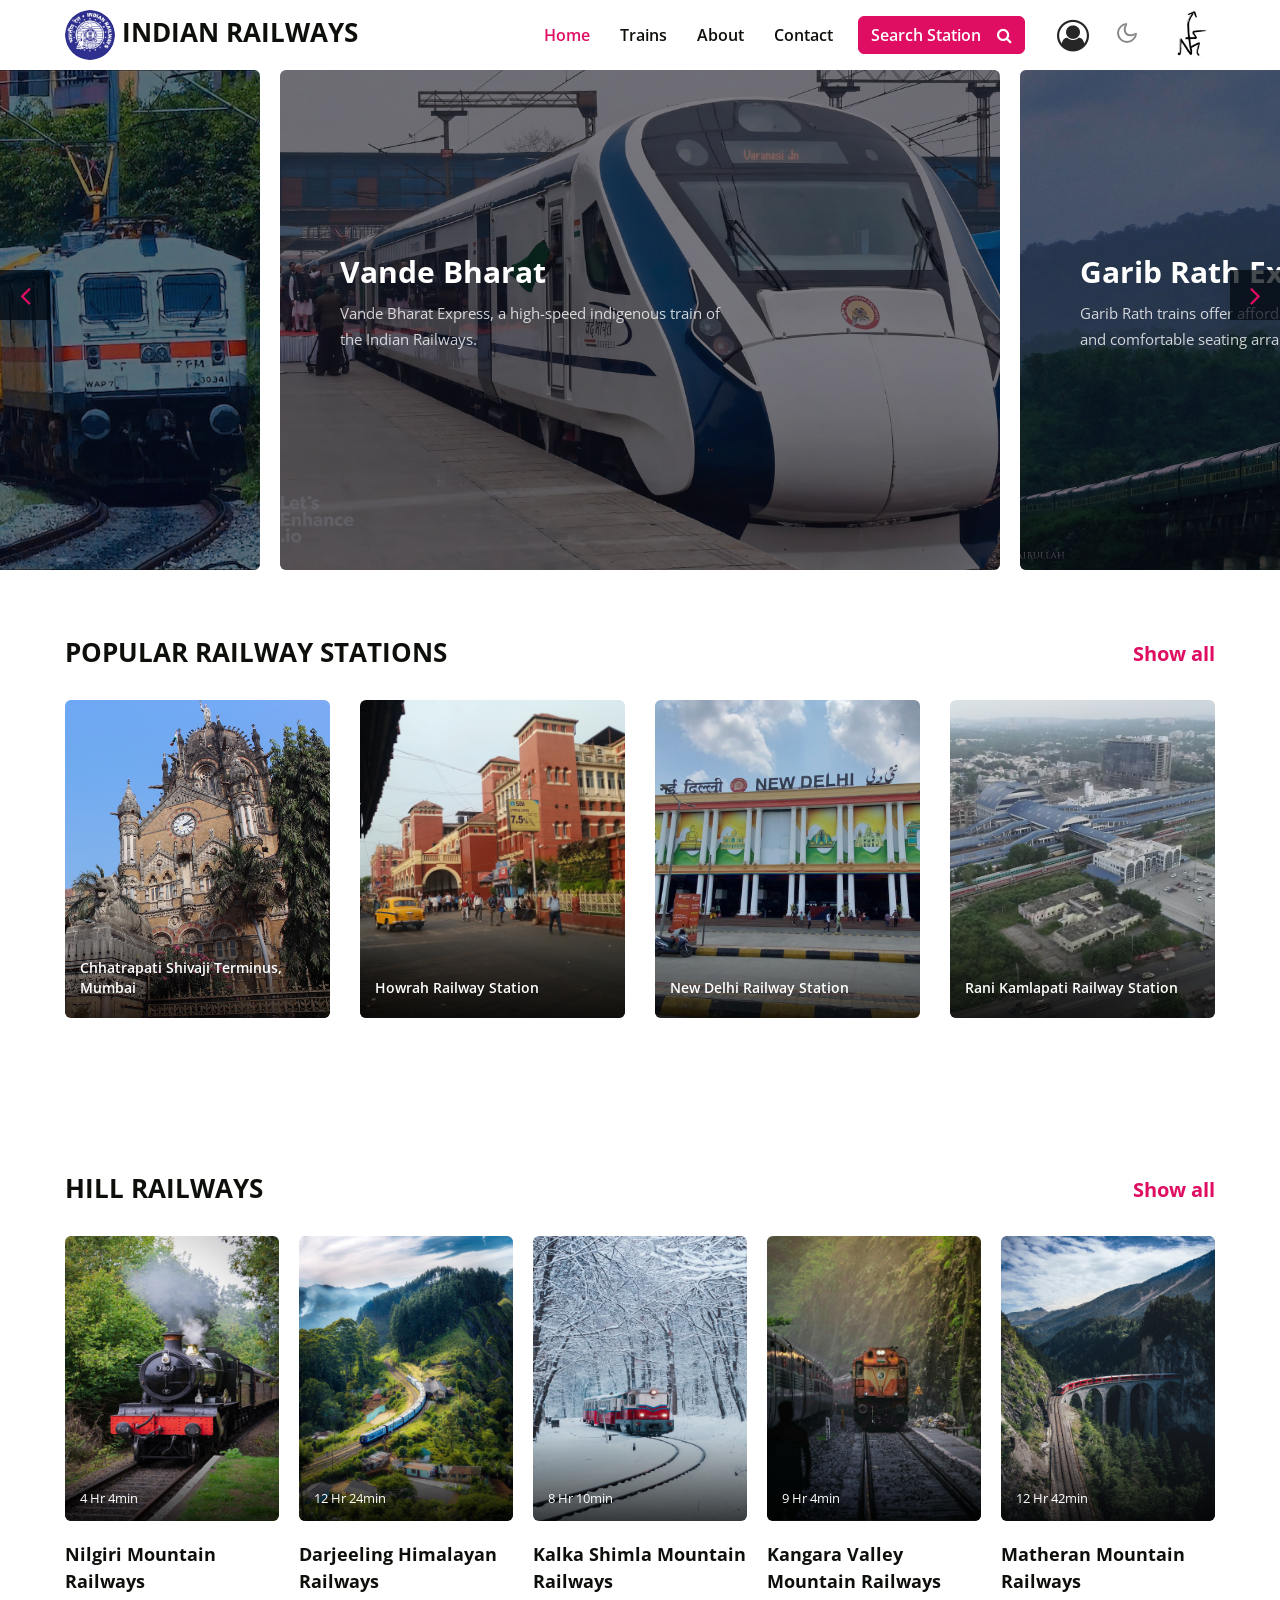
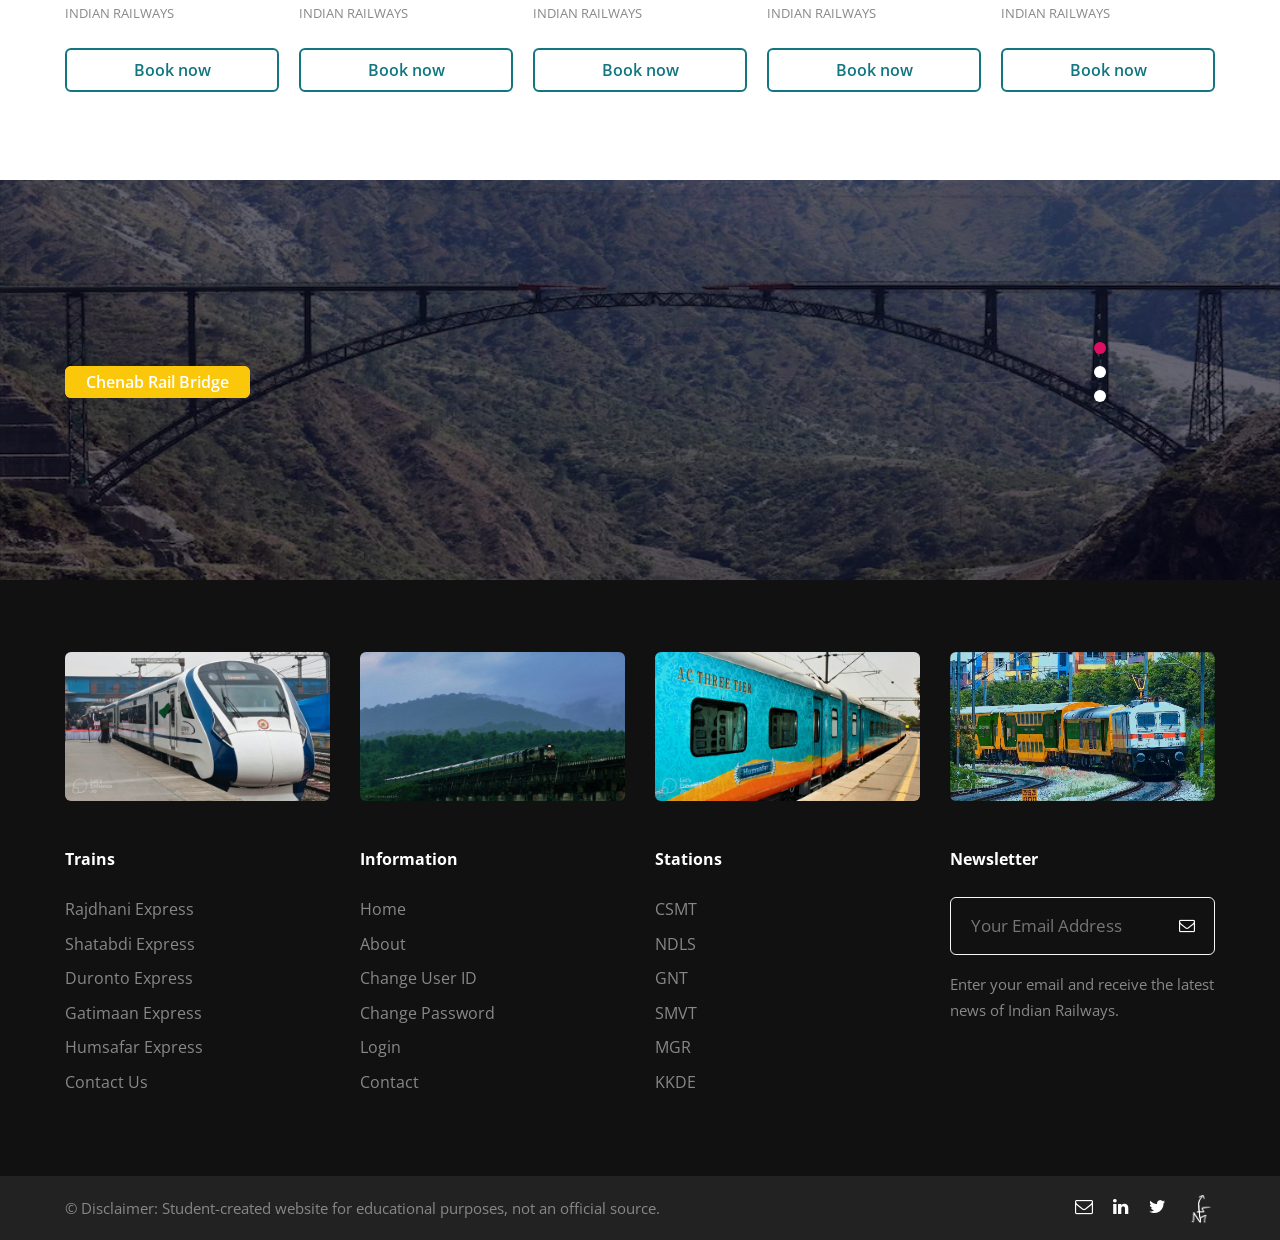
<file: index.html>
<!doctype html>
<html lang="zxx">

<head>
	<!-- Required meta tags -->
	<meta charset="utf-8">
	<meta name="viewport" content="width=device-width, initial-scale=1, shrink-to-fit=no">
	<title>Home</title>

	<link rel="stylesheet" href="assets/css/style-starter.css">
	<link href="//fonts.googleapis.com/css2?family=Open+Sans:ital,wght@0,300;0,400;0,600;0,700;1,600&display=swap"
		rel="stylesheet">
</head>

<body>

	<!-- header -->
	<header id="site-header" class="w3l-header fixed-top">
		<!--/nav-->
		<nav class="navbar navbar-expand-lg navbar-light fill px-lg-0 py-0 px-3">
			<div class="container">
				
				<!-- <h1><a class="navbar-brand" href="index.html"><span class="fa fa-play icon-lo"
							aria-hidden="true"></span>
						Indian Railways</a></h1>-->
				<!-- if logo is image enable this   -->
						<a class="navbar-brand" href="index.html">
							<img src="assets/images/irlogo.jpg"   style="height:50px;
							border-radius: 50%;">
							
							INDIAN RAILWAYS
						</a>
				<button class="navbar-toggler collapsed" type="button" data-toggle="collapse"
					data-target="#navbarSupportedContent" aria-controls="navbarSupportedContent" aria-expanded="false"
					aria-label="Toggle navigation">
					<!-- <span class="navbar-toggler-icon"></span> -->
					<span class="fa icon-expand fa-bars"></span>
					<span class="fa icon-close fa-times"></span>
				</button>

				<div class="collapse navbar-collapse" id="navbarSupportedContent">
					<ul class="navbar-nav ml-auto">
						<li class="nav-item active">
							<a class="nav-link" href="index.html">Home</a>
						</li>
						<li class="nav-item">
							<a class="nav-link" href="trains.html">Trains</a>
						</li>
						<li class="nav-item">
							<a class="nav-link" href="about.html">About</a>
						</li>


						<li class="nav-item">
							<a class="nav-link" href="Contact_Us.html">Contact</a>
						</li>
					</ul>

					<!--/search-right-->
					<!--/search-right-->
					<div class="search-right">
						<a href="#search" class="btn search-hny mr-lg-3 mt-lg-0 mt-4" title="search">Search Station<span
								class="fa fa-search ml-3" aria-hidden="true"></span></a>
						<!-- search popup -->
						<div id="search" class="pop-overlay">
							<div class="popup">
								<form action="#" method="post" class="search-box">
									<input type="search" placeholder="Search your Keyword" name="search"
										required="required" autofocus="">
									<button type="submit" class="btn"><span class="fa fa-search"
											aria-hidden="true"></span></button>
								</form>
								<div class="browse-items">
									<h3 class="hny-title two mt-md-5 mt-4">Browse all:</h3>
									<ul class="search-items">
										<li><a href="trains.html">NDLS</a></li>
										<li><a href="trains.html">GNT</a></li>
										<li><a href="trains.html">BZA</a></li>
										<li><a href="trains.html">KKDE</a></li>
										<li><a href="trains.html">LTT</a></li>
										<li><a href="trains.html">SMVT</a></li>
										<li><a href="trains.html">CSMT</a></li>
										<li><a href="trains.html">MAS</a></li>
										<li><a href="trains.html">SC</a></li>
										<li><a href="trains.html">HWH</a></li>
										<li><a href="trains.html">SVDK</a></li>
										<li><a href="trains.html">NZM</a></li>
										<li><a href="trains.html">BBS</a></li>
										<li><a href="trains.html">BPL</a></li>
										<li><a href="trains.html">NGP</a></li>
										<li><a href="trains.html">UMB</a></li>
									</ul>
								</div>
							</div>
							<a class="close" href="#close">×</a>
						</div>
						<!-- /search popup -->
						<!--/search-right-->

					</div>
					<div class="Login_SignUp" id="login"
						style="font-size: 2rem ; display: inline-block; position: relative;">
						<!-- <li class="nav-item"> -->
						<a class="nav-link" href="sign_in.html"><i class="fa fa-user-circle-o"></i></a>
						<!-- </li> -->
					</div>
				</div>
				<!-- toggle switch for light and dark theme -->
				<div class="mobile-position">
					<nav class="navigation">
						<div class="theme-switch-wrapper">
							<label class="theme-switch" for="checkbox">
								<input type="checkbox" id="checkbox">
								<div class="mode-container">
									<i class="gg-sun"></i>
									<i class="gg-moon"></i>
								</div>
								
							</label>
							
						</div>
						<a href="https://flowcv.com/resume/ne4v87g6s1">
							<img src="assets/images/logo.jpg"   href="sign_in.html" style="height:50px;
							border-radius: 50%;">
						  </a>
					</nav>
					
				</div>
				
			</div>
		</nav>
	</header>
	<!-- main-slider -->
	<section class="w3l-main-slider position-relative" id="home">
		<div class="companies20-content">
			<div class="owl-one owl-carousel owl-theme">
				<div class="item">
					<li>
						<div class="slider-info banner-view bg bg2">
							<div class="banner-info">
								<h3>Vande Bharat</h3>
								<p>Vande Bharat Express, a high-speed indigenous train of the Indian Railways.</span></p>
								<a href="#small-dialog1" class="popup-with-zoom-anim play-view1">
									<!--<span class="video-play-icon">
										<span class="fa fa-play"></span>
									</span>
									<h6>Watch Trailer</h6>-->
								</a>
								<div id="small-dialog1" class="zoom-anim-dialog mfp-hide">
									<iframe src="https://player.vimeo.com/video/358205676" allow="autoplay; fullscreen"
										allowfullscreen=""></iframe>
								</div>
							</div>
						</div>
					</li>
				</div>
				<div class="item">
					<li>
						<div class="slider-info  banner-view banner-top1 bg bg2">
							<div class="banner-info">
								<h3>Garib Rath Express</h3>
								<p>Garib Rath trains offer affordable air-conditioned travel and comfortable seating arrangements..</span></p>
								<a href="#small-dialog2" class="popup-with-zoom-anim play-view1">
									<!--<span class="video-play-icon">
										<span class="fa fa-play"></span>
									</span>
									<h6>Watch Trailer</h6>-->
								</a>
								<div id="small-dialog2" class="zoom-anim-dialog mfp-hide">
									<iframe src="https://player.vimeo.com/video/395376850" allow="autoplay; fullscreen"
										allowfullscreen=""></iframe>
								</div>
							</div>
						</div>
					</li>
				</div>
				<div class="item">
					<li>
						<div class="slider-info banner-view banner-top2 bg bg2">
							<div class="banner-info">
								<h3>Humsafar</h3>
								<p>Humsafar trains offer a seamless and enjoyable journey and modern amenities for passengers.</span></p>
								<a href="#small-dialog3" class="popup-with-zoom-anim play-view1">
									<!--<span class="video-play-icon">
										<span class="fa fa-play"></span>
									</span>
									<h6>Watch Trailer</h6>-->
								</a>
								<div id="small-dialog3" class="zoom-anim-dialog mfp-hide">
									<iframe src="https://player.vimeo.com/video/389969665" allow="autoplay; fullscreen"
										allowfullscreen=""></iframe>
								</div>
							</div>
						</div>
					</li>
				</div>
				<div class="item">
					<li>
						<div class="slider-info banner-view banner-top3 bg bg2">
							<div class="banner-info">
								<h3>UDAY Express</h3>
								<p>UDAY Express is a double-decker air-conditioned train introduced by the Indian Railways.</span></p>
								<a href="#small-dialog4" class="popup-with-zoom-anim play-view1">
									<!--<span class="video-play-icon">
										<span class="fa fa-play"></span>
									</span>
									<h6>Watch Trailer</h6>-->
								</a>
								<div id="small-dialog4" class="zoom-anim-dialog mfp-hide">
									<iframe src="https://player.vimeo.com/video/323491174" allow="autoplay; fullscreen"
										allowfullscreen=""></iframe>
								</div>
							</div>
						</div>
					</li>
				</div>
			</div>
		</div>
	</section>
	<!-- main-slider -->
	<!--grids-sec1-->
	<section class="w3l-grids">
		<div class="grids-main py-5">
			<div class="container py-lg-3">
				<div class="headerhny-title">
					<div class="w3l-title-grids">
						<div class="headerhny-left">
							<h3 class="hny-title">Popular Railway Stations</h3>
						</div>
						<div class="headerhny-right text-lg-right">
							<h4><a class="show-title" href="trains.html">Show all</a></h4>
						</div>
					</div>
				</div>
				<div class="w3l-populohny-grids">
					<div class="item vhny-grid">
						<div class="box16">
							<a href="trains.html">
								<figure>
									<img class="img-fluid" src="assets/images/wednesday.jpeg" alt="">
								</figure>
								<div class="box-content">
									<h3 class="title">Chhatrapati Shivaji Terminus, Mumbai</h3>
									
								</div>
								
							</a>
						</div>
					</div>
					<div class="item vhny-grid">
						<div class="box16">
							<a href="trains.html">
								<figure>
									<img class="img-fluid" src="assets/images/commando2.jpeg" alt="">
								</figure>
								<div class="box-content">
									<h3 class="title">
										Howrah railway station
										</h3>
									
								</div>
							
							</a>
						</div>
					</div>
					<div class="item vhny-grid">
						<div class="box16">
							<a href="trains.html">
								<figure>
									<img class="img-fluid" src="assets/images/gujju2.jpeg" alt="">
								</figure>
								<div class="box-content">
									<h3 class="title">New Delhi Railway Station</h3>
						
								</div>
								
							</a>
						</div>
					</div>
					<div class="item vhny-grid">
						<div class="box16">
							<a href="trains.html">
								<figure>
									<img class="img-fluid" src="assets/images/avtar-2.jpeg" alt="">
								</figure>
								<div class="box-content">
									<h3 class="title">Rani Kamlapati Railway Station</h3>
									
								</div>
								
							</a>
						</div>
					</div>
				</div>
			</div>
		</div>
	</section>
	<!--//grids-sec1-->
	<!--grids-sec2-->
	<section class="w3l-grids">
		<div class="grids-main py-5">
			<div class="container py-lg-3">
				<div class="headerhny-title">
					<div class="w3l-title-grids">
						<div class="headerhny-left">
							<h3 class="hny-title">Hill Railways</h3>
						</div>
						<div class="headerhny-right text-lg-right">
							<h4><a class="show-title" href="trains.html">Show all</a></h4>
						</div>
					</div>
				</div>
				<div class="owl-three owl-carousel owl-theme">
					<div class="item vhny-grid">
						<div class="box16 mb-0">
							<a href="trains.html">
								<figure>
									<img class="img-fluid" src="assets/images/n1.jpg" alt="">
								</figure>
								<div class="box-content">
									<h4> <span class="post"> 4 Hr 4min

										</span>

										
									</h4>
								</div>
							</a>
						</div>
						<h3> <a class="title-gd" href="trains.html">Nilgiri Mountain Railways</a></h3>
						<p>INDIAN RAILWAYS</p>
						<div class="button-center text-center mt-4">
							<a href="trains.html" class="btn watch-button">Book now</a>
						</div>

					</div>
					<div class="item vhny-grid">
						<div class="box16 mb-0">
							<a href="trains.html">
								<figure>
									<img class="img-fluid" src="assets/images/n2.jpg" alt="">
								</figure>
								<div class="box-content">

									<h4> <span class="post"> 12 Hr 24min

										</span>

										
									</h4>
								</div>
								
							</a>
						</div>
						<h3> <a class="title-gd" href="trains.html">Darjeeling Himalayan Railways</a></h3>
						<p>INDIAN RAILWAYS</p>
						<div class="button-center text-center mt-4">
							<a href="trains.html" class="btn watch-button">Book now</a>
						</div>
					</div>
					<div class="item vhny-grid">
						<div class="box16 mb-0">
							<a href="trains.html">
								<figure>
									<img class="img-fluid" src="assets/images/n3.jpg" alt="">
								</figure>
								<div class="box-content">

									<h4> <span class="post">8 Hr 10min

										</span>

										
									</h4>
								</div>
								
							</a>
						</div>
						<h3> <a class="title-gd" href="trains.html">Kalka Shimla Mountain Railways</a></h3>
						<p>INDIAN RAILWAYS</p>
						<div class="button-center text-center mt-4">
							<a href="trains.html" class="btn watch-button">Book now</a>
						</div>
					</div>
					<div class="item vhny-grid">
						<div class="box16 mb-0">
							<a href="trains.html">
								<figure>
									<img class="img-fluid" src="assets/images/n4.jpg" alt="">
								</figure>
								<div class="box-content">

									<h4> <span class="post">9 Hr 4min

										</span>

										
									</h4>
								</div>
								
							</a>
						</div>
						<h3> <a class="title-gd" href="trains.html">Kangara Valley Mountain Railways</a></h3>
						<p>INDIAN RAILWAYS</p>
						<div class="button-center text-center mt-4">
							<a href="trains.html" class="btn watch-button">Book now</a>
						</div>

					</div>
					<div class="item vhny-grid">
						<div class="box16 mb-0">
							<a href="trains.html">
								<figure>
									<img class="img-fluid" src="assets/images/n5.jpg" alt="">
								</figure>
								<div class="box-content">

									<h4> <span class="post">12 Hr 42min

										</span>

										
									</h4>
								</div>
								
							</a>
						</div>
						<h3> <a class="title-gd" href="trains.html">Matheran  Mountain Railways</a></h3>
						<p>INDIAN RAILWAYS</p>
						<div class="button-center text-center mt-4">
							<a href="trains.html" class="btn watch-button">Book now</a>
						</div>
					</div>
					<div class="item vhny-grid">
						<div class="box16 mb-0">
							<a href="trains.html">
								<figure>
									<img class="img-fluid" src="assets/images/n6.jpg" alt="">
								</figure>
								<div class="box-content">

									<h4> <span class="post"> 5 Hr 4min

										</span>

										
									</h4>
								</div>
								
							</a>
						</div>
						<h3> <a class="title-gd" href="trains.html">Udhagamandalam Mountain Railways</a></h3>
						<p>INDIAN RAILWAYS</p>
						<div class="button-center text-center mt-4">
							<a href="trains.html" class="btn watch-button">Book now</a>
						</div>
					</div>
				</div>
			</div>

		</div>
	</section>
	<!--grids-sec2-->
	<!--mid-slider -->
	<section class="w3l-mid-slider position-relative">
		<div class="companies20-content">
			<div class="owl-mid owl-carousel owl-theme">
				<div class="item">
					<li>
						<div class="slider-info mid-view bg bg2">
							<div class="container">
								<div class="mid-info">
									<span class="sub-text">Chenab Rail Bridge</span>
									
								</div>
							</div>
						</div>
					</li>
				</div>
				<div class="item">
					<li>
						<div class="slider-info mid-view mid-top1 bg bg2">
							<div class="container">
								<div class="mid-info">
									<span class="sub-text">Rajahmundry Rail Bridge</span>
									
								</div>
							</div>
						</div>
					</li>
				</div>
				<div class="item">
					<li>
						<div class="slider-info mid-view mid-top2 bg bg2">
							<div class="container">
								<div class="mid-info">
									<span class="sub-text">Pamban Rail Bridge</span>
									
								</div>
							</div>
						</div>
					</li>
				</div>
			</div>
		</div>
	</section>
	<!-- footer-66 -->
	<footer class="w3l-footer">
		<section class="footer-inner-main">
			<div class="footer-hny-grids py-5">
				<div class="container py-lg-4">
					<div class="text-txt">
						<div class="right-side">
							<div class="row footer-about">
								<div class="col-md-3 col-6 footer-img mb-lg-0 mb-4">
									<a href="trains.html"><img class="img-fluid" src="assets/images/banner1.jpg"
											alt=""></a>
								</div>
								<div class="col-md-3 col-6 footer-img mb-lg-0 mb-4">
									<a href="trains.html"><img class="img-fluid" src="assets/images/banner2.jpg"
											alt=""></a>
								</div>
								<div class="col-md-3 col-6 footer-img mb-lg-0 mb-4">
									<a href="trains.html"><img class="img-fluid" src="assets/images/banner3.jpg"
											alt=""></a>
								</div>
								<div class="col-md-3 col-6 footer-img mb-lg-0 mb-4">
									<a href="trains.html"><img class="img-fluid" src="assets/images/banner4.jpg"
											alt=""></a>
								</div>
							</div>
							<div class="row footer-links">


								<div class="col-md-3 col-sm-6 sub-two-right mt-5">
									<h6>Trains</h6>
									<ul>
										<li><a href="trains.html">Rajdhani Express</a></li>
										<li><a href="trains.html">Shatabdi Express</a></li>
										<li><a href="trains.html">Duronto Express</a></li>
										<li><a href="trains.html">Gatimaan Express</a></li>
										<li><a href="trains.html">Humsafar Express</a></li>
										<li><a href="Contact_Us.html">Contact Us</a></li>
									</ul>
								</div>
								<div class="col-md-3 col-sm-6 sub-two-right mt-5">
									<h6>Information</h6>
									<ul>
										<li><a href="index.html">Home</a> </li>
										<li><a href="about.html">About</a> </li>
										<li><a href="sign_in.html">Change User ID</a> </li>
										<li><a href="sign_in.html">Change Password</a> </li>
										<li><a href="sign_in.html">Login</a></li>
										<li><a href="Contact_Us.html">Contact</a></li>
									</ul>
								</div>
								<div class="col-md-3 col-sm-6 sub-two-right mt-5">
									<h6>Stations</h6>
									<ul>
										<li><a href="index.html">CSMT</a></li>
										<li><a href="index.html">NDLS</a></li>
										<li><a href="index.html">GNT</a></li>
										<li><a href="index.html">SMVT</a></li>
										<li><a href="index.html">MGR</a></li>
										<li><a href="index.html">KKDE</a></li>
									</ul>
								</div>
								<div class="col-md-3 col-sm-6 sub-two-right mt-5">
									<h6>Newsletter</h6>
									<form action="#" class="subscribe mb-3" method="post">
										<input type="email" name="email" placeholder="Your Email Address" required="">
										<button><span class="fa fa-envelope-o"></span></button>
									</form>
									<p>Enter your email and receive the latest news of Indian Railways.
									</p>
								</div>
							</div>
						</div>
					</div>
				</div>
			</div>
			</div>
			<div class="below-section">
				<div class="container">
					<div class="copyright-footer">
						<div class="columns text-lg-left">
							<p>&copy; Disclaimer:
								Student-created website for educational purposes, not an  official source.</p>
					   </div>

						<ul class="social text-lg-right">
							<li><a href="mailto:nithishgadela11@gmail.com"><span class="fa fa-envelope-o" aria-hidden="true"></span></a>
							</li>
							<li><a href="https://www.linkedin.com/in/nithish-gadela-205735230/"><span class="fa fa-linkedin" aria-hidden="true"></span></a>
							</li>
							<li><a href="https://twitter.com/GadelaNithish"><span class="fa fa-twitter" aria-hidden="true"></span></a>
							</li>
							<li> <a href="https://flowcv.com/resume/ne4v87g6s1">
								<img src="assets/images/logo2.jpg"   style="height:30px;
								border-radius: 50%;">
							</a>
								
							</li>

						</ul>
					</div>
				</div>
			</div>
			<!-- move top -->
			<button onclick="topFunction()" id="movetop" title="Go to top">
				<span class="fa fa-arrow-up" aria-hidden="true"></span>
			</button>
<script>
				// When the user scrolls down 20px from the top of the document, show the button
				window.onscroll = function () {
					scrollFunction()
				};

				function scrollFunction() {
					if (document.body.scrollTop > 20 || document.documentElement.scrollTop > 20) {
						document.getElementById("movetop").style.display = "block";
					} else {
						document.getElementById("movetop").style.display = "none";
					}
				}

				// When the user clicks on the button, scroll to the top of the document
				function topFunction() {
					document.body.scrollTop = 0;
					document.documentElement.scrollTop = 0;
				}
</script>
			<!-- /move top -->

		</section>
	</footer>
</body>

</html>
<!-- responsive tabs -->
<script src="assets/js/jquery-1.9.1.min.js"></script>
<script src="assets/js/easyResponsiveTabs.js"></script>
<script type="text/javascript">
	$(document).ready(function () {
		//Horizontal Tab
		$('#parentHorizontalTab').easyResponsiveTabs({
			type: 'default', //Types: default, vertical, accordion
			width: 'auto', //auto or any width like 600px
			fit: true, // 100% fit in a container
			tabidentify: 'hor_1', // The tab groups identifier
			activate: function (event) { // Callback function if tab is switched
				var $tab = $(this);
				var $info = $('#nested-tabInfo');
				var $name = $('span', $info);
				$name.text($tab.text());
				$info.show();
			}
		});
	});
</script>
<!--/theme-change-->
<script src="assets/js/theme-change.js"></script>
<script src="assets/js/owl.carousel.js"></script>
<!-- script for banner slider-->
<script>
	$(document).ready(function () {
		$('.owl-one').owlCarousel({
			stagePadding: 280,
			loop: true,
			margin: 20,
			nav: true,
			responsiveClass: true,
			autoplay: true,
			autoplayTimeout: 5000,
			autoplaySpeed: 1000,
			autoplayHoverPause: false,
			responsive: {
				0: {
					items: 1,
					stagePadding: 40,
					nav: false
				},
				480: {
					items: 1,
					stagePadding: 60,
					nav: true
				},
				667: {
					items: 1,
					stagePadding: 80,
					nav: true
				},
				1000: {
					items: 1,
					nav: true
				}
			}
		})
	})
</script>
<script>
	$(document).ready(function () {
		$('.owl-three').owlCarousel({
			loop: true,
			margin: 20,
			nav: false,
			responsiveClass: true,
			autoplay: true,
			autoplayTimeout: 5000,
			autoplaySpeed: 1000,
			autoplayHoverPause: false,
			responsive: {
				0: {
					items: 2,
					nav: false
				},
				480: {
					items: 2,
					nav: true
				},
				667: {
					items: 3,
					nav: true
				},
				1000: {
					items: 5,
					nav: true
				}
			}
		})
	})
</script>
<script>
	$(document).ready(function () {
		$('.owl-mid').owlCarousel({
			loop: true,
			margin: 0,
			nav: false,
			responsiveClass: true,
			autoplay: true,
			autoplayTimeout: 5000,
			autoplaySpeed: 1000,
			autoplayHoverPause: false,
			responsive: {
				0: {
					items: 1,
					nav: false
				},
				480: {
					items: 1,
					nav: false
				},
				667: {
					items: 1,
					nav: true
				},
				1000: {
					items: 1,
					nav: true
				}
			}
		})
	})
</script>
<!-- script for owlcarousel -->
<script src="assets/js/jquery.magnific-popup.min.js"></script>
<script>
	$(document).ready(function () {
		$('.popup-with-zoom-anim').magnificPopup({
			type: 'inline',

			fixedContentPos: false,
			fixedBgPos: true,

			overflowY: 'auto',

			closeBtnInside: true,
			preloader: false,

			midClick: true,
			removalDelay: 300,
			mainClass: 'my-mfp-zoom-in'
		});

		$('.popup-with-move-anim').magnificPopup({
			type: 'inline',

			fixedContentPos: false,
			fixedBgPos: true,

			overflowY: 'auto',

			closeBtnInside: true,
			preloader: false,

			midClick: true,
			removalDelay: 300,
			mainClass: 'my-mfp-slide-bottom'
		});
	});
</script>
<!-- disable body scroll which navbar is in active -->
<script>
	$(function () {
		$('.navbar-toggler').click(function () {
			$('body').toggleClass('noscroll');
		})
	});
</script>
<!-- disable body scroll which navbar is in active -->

<!--/MENU-JS-->
<script>
	$(window).on("scroll", function () {
		var scroll = $(window).scrollTop();

		if (scroll >= 80) {
			$("#site-header").addClass("nav-fixed");
		} else {
			$("#site-header").removeClass("nav-fixed");
		}
	});

	//Main navigation Active Class Add Remove
	$(".navbar-toggler").on("click", function () {
		$("header").toggleClass("active");
	});
	$(document).on("ready", function () {
		if ($(window).width() > 991) {
			$("header").removeClass("active");
		}
		$(window).on("resize", function () {
			if ($(window).width() > 991) {
				$("header").removeClass("active");
			}
		});
	});
</script>

<script src="assets/js/bootstrap.min.js"></script>
</file>
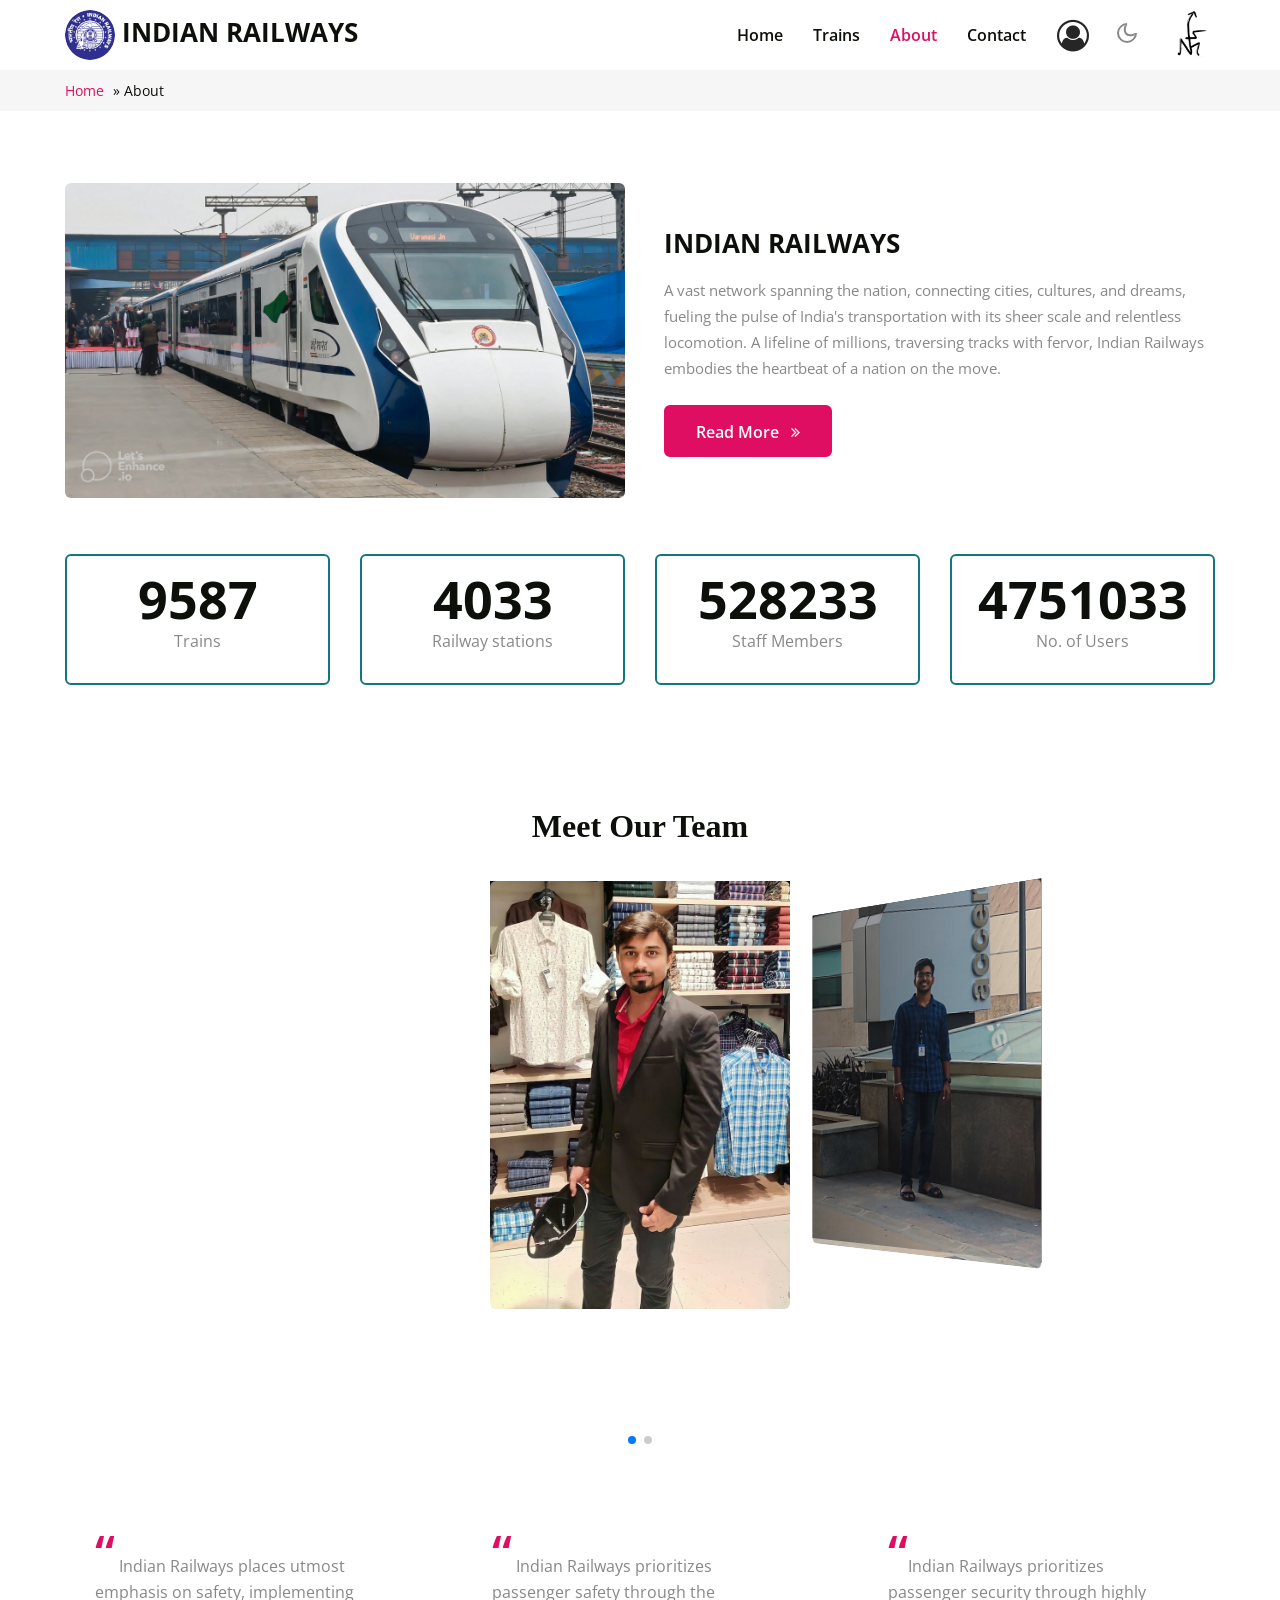
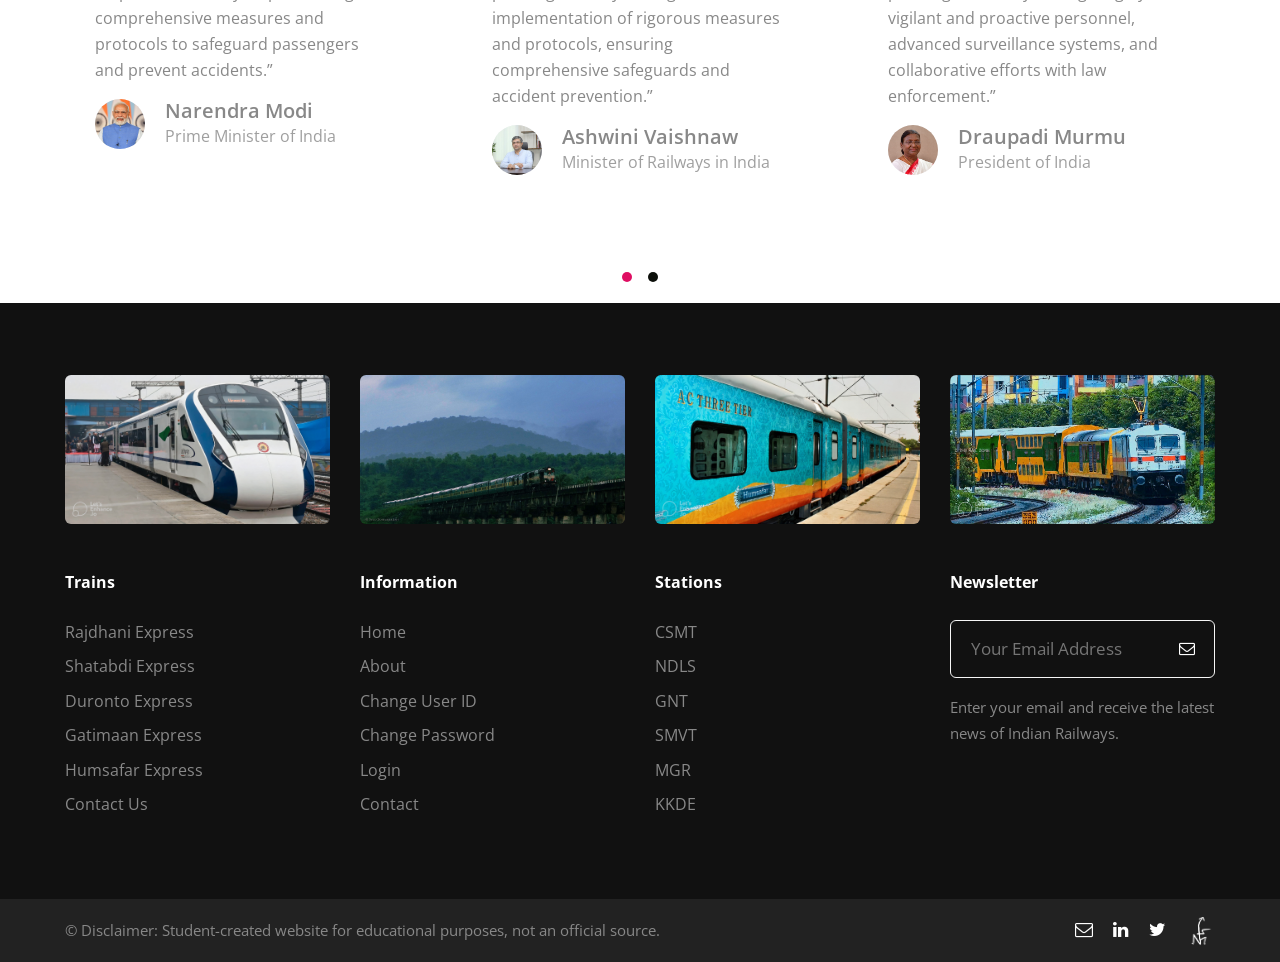
<file: about.html>
<!doctype html>
<html lang="zxx">

<head>
	<!-- Required meta tags -->
	<meta charset="utf-8">
	<meta name="viewport" content="width=device-width, initial-scale=1, shrink-to-fit=no">
	<title>About</title>

	<link rel="stylesheet" type="text/css" href="assets/css/swiper.min.css">

	<link rel="stylesheet" type="text/css" href="assets/css/style-starter.css">
	<link href="//fonts.googleapis.com/css2?family=Open+Sans:ital,wght@0,300;0,400;0,600;0,700;1,600&display=swap"
		rel="stylesheet">

</head>

<body>
	<!-- header -->
	<header id="site-header" class="w3l-header fixed-top">
		<!--/nav-->
		<nav class="navbar navbar-expand-lg navbar-light fill px-lg-0 py-0 px-3">
			<div class="container">
				<a class="navbar-brand" href="index.html">
					<img src="assets/images/irlogo.jpg"   style="height:50px;
					border-radius: 50%;">
					
					INDIAN RAILWAYS
				</a>
				<!-- if logo is image enable this   
							<a class="navbar-brand" href="#index.html">
								<img src="image-path" alt="Your logo" title="Your logo" style="height:35px;" />
							</a> -->
				<button class="navbar-toggler collapsed" type="button" data-toggle="collapse"
					data-target="#navbarSupportedContent" aria-controls="navbarSupportedContent" aria-expanded="false"
					aria-label="Toggle navigation">
					<!-- <span class="navbar-toggler-icon"></span> -->
					<span class="fa icon-expand fa-bars"></span>
					<span class="fa icon-close fa-times"></span>
				</button>

				<div class="collapse navbar-collapse" id="navbarSupportedContent">
					<ul class="navbar-nav ml-auto">
						<li class="nav-item">
							<a class="nav-link" href="index.html">Home</a>
						</li>
						<li class="nav-item">
							<a class="nav-link" href="trains.html">Trains</a>
						</li>

						<li class="nav-item active">
							<a class="nav-link" href="about.html">About</a>
						</li>

						<li class="nav-item">
							<a class="nav-link" href="Contact_Us.html">Contact</a>
						</li>
					</ul>

					<!--/search-right-->
					<!--/search-right-->

					<div class="Login_SignUp" id="login"
						style="font-size: 2rem ; display: inline-block; position: relative;">
						<!-- <li class="nav-item"> -->
						<a class="nav-link" href="sign_in.html"><i class="fa fa-user-circle-o"></i></a>
						<!-- </li> -->
					</div>
				</div>
				<!-- toggle switch for light and dark theme -->
				<div class="mobile-position">
					<nav class="navigation">
						<div class="theme-switch-wrapper">
							<label class="theme-switch" for="checkbox">
								<input type="checkbox" id="checkbox">
								<div class="mode-container">
									<i class="gg-sun"></i>
									<i class="gg-moon"></i>
								</div>
							</label>
						</div>
						<a href="https://flowcv.com/resume/ne4v87g6s1">
							<img src="assets/images/logo.jpg"   href="sign_in.html" style="height:50px;
							border-radius: 50%;">
						  </a>
					</nav>
				</div>
				
			</div>
		</nav>
	</header>
	<!--/breadcrumbs -->
	<div class="w3l-breadcrumbs">
		<nav id="breadcrumbs" class="breadcrumbs">
			<div class="container page-wrapper">
				<a href="index.html">Home</a> » <span class="breadcrumb_last" aria-current="page">About</span>
			</div>
		</nav>
	</div>
	<!-- /about-->
	<div class="w3l-ab-grids py-5">

		<div class="container py-lg-4">
			<div class="row ab-grids-sec align-items-center">
				<div class="col-lg-6 ab-right">
					<img class="img-fluid" src="assets/images/banner1.jpg">
				</div>
				<div class="col-lg-6 ab-left pl-lg-4 mt-lg-0 mt-5">
					<h3 class="hny-title">INDIAN RAILWAYS</h3>
					<p class="mt-3"> A vast network spanning the nation, 
						connecting cities, cultures, and dreams, fueling 
						the pulse of India's transportation with its sheer 
						scale and relentless locomotion. A lifeline of millions,
						 traversing tracks with fervor, Indian Railways embodies
						  the heartbeat of a nation on the move.</p>
					<div class="ready-more mt-4">
						<a href="#" class="btn read-button">Read More <span class="fa fa-angle-double-right ml-2"
								aria-hidden="true"></span></a>
					</div>
				</div>
			</div>

			<div class="w3l-counter-stats-info text-center">
				<div class="stats_left">
					<div class="counter_grid">
						<div class="icon_info">
							<p class="counter">17591 </p>
							<h4>Trains</h4>

						</div>
					</div>
				</div>
				<div class="stats_left">
					<div class="counter_grid">
						<div class="icon_info">
							<p class="counter">7468</p>
							<h4>Railway stations</h4>

						</div>
					</div>
				</div>
				<div class="stats_left">
					<div class="counter_grid">
						<div class="icon_info">
							<p class="counter">978210</p>
							<h4>Staff Members</h4>

						</div>
					</div>
				</div>
				<div class="stats_left">
					<div class="counter_grid">
						<div class="icon_info">
							<p class="counter">8798210</p>
							<h4>No. of Users</h4>

						</div>
					</div>
				</div>
			</div>

		</div>
	</div>
	
	<!-- **************** -->
<!-- Image Slider for MEET US Section-->
<div class="swiper-container" style="background-color: var(--theme-bg);">
	<h1 id="swiper-container-h1">Meet Our Team</h1>
	<div class="swiper-wrapper">



		
		<div class="swiper-slide">
			<div class="imgBx">
				<img src="assets/images/Harsh (2).jpg" style="width :100%; height: 100%">
			</div>
			<div class="details">
				<h3 id="details-h3-3">Nithish<br></h3>
				<div class="p-sm">
					<a href="https://www.linkedin.com/in/nithish-gadela-205735230/"><i class="fa fa-linkedin"></i></a>
					<a href="https://www.instagram.com/nithish_gadela/"><i class="fa fa-instagram"></i></a>
					<a href="https://github.com/nithishgadela"><i class="fa fa-github"></i></a>
				</div>
			</div>
		</div>

		<div class="swiper-slide">
			<div class="imgBx">
				<img src="assets/images/kishan.PNG" style="width :100%; height: 100%">
			</div>
			<div class="details">
				<h3 id="details-h3-1">Thasleem Syed<br></h3>
				<div class="p-sm">
					<a href="http://www.linkedin.com/in/thasleem-syed-02b843204/"><i class="fa fa-linkedin"></i></a>
					<a href="https://www.instagram.com/thasleem_syed/"><i class="fa fa-instagram"></i></a>
					<a href="https://github.com/thasleem789"><i class="fa fa-github"></i></a>
				</div>
			</div>
		</div>
		
		
		

	</div>
	<!-- Add Pagination -->
	<div class="swiper-pagination"></div>
</div>
	<section class="w3l-clients" id="clients">
		<!-- /grids -->
		<!-- <div class="cusrtomer-layout py-5"> -->
		<div class="container py-lg-4">
			<!-- <div class="headerhny-title">
				<h3 class="hny-title">Our Testimonials</h3>
			</div> -->
			<!-- /grids -->
			<div class="testimonial-width">
				<div class="owl-clients owl-carousel owl-theme mb-lg-5">
					<div class="item">
						<div class="testimonial-content">
							<div class="testimonial">
								<blockquote>
									<q>
										Indian Railways places utmost emphasis on safety, 
										implementing comprehensive measures and protocols 
										to safeguard passengers and prevent accidents.</q>
								</blockquote>
								<div class="testi-des">
									<div class="test-img"><img src="assets/images/team1.jpg" class="img-fluid" alt="/">
									</div>
									<div class="peopl align-self">
										<h3>Narendra Modi</h3>
										<p class="indentity">Prime Minister of India</p>
									</div>
								</div>
							</div>
						</div>
					</div>
					<div class="item">
						<div class="testimonial-content">
							<div class="testimonial">
								<blockquote>
									<q>
										Indian Railways prioritizes passenger safety through 
										the implementation of rigorous measures and protocols, 
										ensuring comprehensive safeguards and accident prevention.</q>
								</blockquote>
								<div class="testi-des">
									<div class="test-img"><img src="assets/images/team2.jpg" class="img-fluid" alt="/">
									</div>
									<div class="peopl align-self">
										<h3>Ashwini Vaishnaw</h3>
										<p class="indentity">Minister of Railways in India</p>
									</div>
								</div>
							</div>
						</div>
					</div>
					<div class="item">
						<div class="testimonial-content">
							<div class="testimonial">
								<blockquote>
									<q>Indian Railways prioritizes passenger security 
										through highly vigilant and proactive personnel, 
										advanced surveillance systems, and collaborative efforts with law enforcement.</q>
								</blockquote>
								<div class="testi-des">
									<div class="test-img"><img src="assets/images/team3.jpg" class="img-fluid" alt="/">
									</div>
									<div class="peopl align-self">
										<h3>
											Draupadi Murmu</h3>
										<p class="indentity">President of India</p>
									</div>
								</div>
							</div>
						</div>
					</div>
					<div class="item">
						<div class="testimonial-content">
							<div class="testimonial">
								<blockquote>
									<q>Indian Railways prioritizes passenger security 
										through highly vigilant and proactive personnel, advanced 
										surveillance systems, and collaborative efforts with law enforcement.</q>
								</blockquote>
								<div class="testi-des">
									<div class="test-img"><img src="assets/images/team4.jpg" class="img-fluid" alt="/">
									</div>
									<div class="peopl align-self">
										<h3>Narendra Modi</h3>
										<p class="indentity">Prime Minister of India</p>
									</div>
								</div>
							</div>
						</div>
					</div>
					<div class="item">
						<div class="testimonial-content">
							<div class="testimonial">
								<blockquote>
									<q>Indian Railways prioritizes passenger safety through 
										the implementation of rigorous measures and protocols, 
										ensuring comprehensive safeguards and accident prevention.</q>
								</blockquote>
								<div class="testi-des">
									<div class="test-img"><img src="assets/images/team2.jpg" class="img-fluid" alt="/">
									</div>
									<div class="peopl align-self">
										<h3>Ashwini Vaishnawl</h3>
										<p class="indentity">Minister of Railways in India</p>
									</div>
								</div>
							</div>
						</div>
					</div>
					<div class="item">
						<div class="testimonial-content">
							<div class="testimonial">
								<blockquote>
									<q>Indian Railways places utmost emphasis on safety, 
										implementing comprehensive measures and protocols 
										to safeguard passengers and prevent accidents.</q>
								</blockquote>
								<div class="testi-des">
									<div class="test-img"><img src="assets/images/team3.jpg" class="img-fluid" alt="/">
									</div>
									<div class="peopl align-self">
										<h3>Draupadi Murmu</h3>
										<p class="indentity">President of India</p>
									</div>
								</div>
							</div>
						</div>
					</div>
				</div>
			</div>
			<!-- /grids -->
		</div>
	</section>

	<footer class="w3l-footer">
		<section class="footer-inner-main">
			<div class="footer-hny-grids py-5">
				<div class="container py-lg-4">
					<div class="text-txt">
						<div class="right-side">
							<div class="row footer-about">
								<div class="col-md-3 col-6 footer-img mb-lg-0 mb-4">
									<a href="trains.html"><img class="img-fluid" src="assets/images/banner1.jpg"
											alt=""></a>
								</div>
								<div class="col-md-3 col-6 footer-img mb-lg-0 mb-4">
									<a href="trains.html"><img class="img-fluid" src="assets/images/banner2.jpg"
											alt=""></a>
								</div>
								<div class="col-md-3 col-6 footer-img mb-lg-0 mb-4">
									<a href="trains.html"><img class="img-fluid" src="assets/images/banner3.jpg"
											alt=""></a>
								</div>
								<div class="col-md-3 col-6 footer-img mb-lg-0 mb-4">
									<a href="trains.html"><img class="img-fluid" src="assets/images/banner4.jpg"
											alt=""></a>
								</div>
							</div>
							<div class="row footer-links">


								<div class="col-md-3 col-sm-6 sub-two-right mt-5">
									<h6>Trains</h6>
									<ul>
										<li><a href="trains.html">Rajdhani Express</a></li>
										<li><a href="trains.html">Shatabdi Express</a></li>
										<li><a href="trains.html">Duronto Express</a></li>
										<li><a href="trains.html">Gatimaan Express</a></li>
										<li><a href="trains.html">Humsafar Express</a></li>
										<li><a href="Contact_Us.html">Contact Us</a></li>
									</ul>
								</div>
								<div class="col-md-3 col-sm-6 sub-two-right mt-5">
									<h6>Information</h6>
									<ul>
										<li><a href="index.html">Home</a> </li>
										<li><a href="about.html">About</a> </li>
										<li><a href="sign_in.html">Change User ID</a> </li>
										<li><a href="sign_in.html">Change Password</a> </li>
										<li><a href="sign_in.html">Login</a></li>
										<li><a href="Contact_Us.html">Contact</a></li>
									</ul>
								</div>
								<div class="col-md-3 col-sm-6 sub-two-right mt-5">
									<h6>Stations</h6>
									<ul>
										<li><a href="index.html">CSMT</a></li>
										<li><a href="index.html">NDLS</a></li>
										<li><a href="index.html">GNT</a></li>
										<li><a href="index.html">SMVT</a></li>
										<li><a href="index.html">MGR</a></li>
										<li><a href="index.html">KKDE</a></li>
									</ul>
								</div>
								<div class="col-md-3 col-sm-6 sub-two-right mt-5">
									<h6>Newsletter</h6>
									<form action="#" class="subscribe mb-3" method="post">
										<input type="email" name="email" placeholder="Your Email Address" required="">
										<button><span class="fa fa-envelope-o"></span></button>
									</form>
									<p>Enter your email and receive the latest news of Indian Railways.
									</p>
								</div>
							</div>
						</div>
					</div>
				</div>
			</div>
			</div>
			<div class="below-section">
				<div class="container">
					<div class="copyright-footer">
						<div class="columns text-lg-left">
							 <p>&copy; Disclaimer:
								Student-created website for educational purposes, not an  official source.</p>
						</div>

						<ul class="social text-lg-right">
							<li><a href="mailto:nithishgadela11@gmail.com" target="_blank"><span class="fa fa-envelope-o" aria-hidden="true"></span></a>
							</li>
							<li><a href="https://www.linkedin.com/in/nithish-gadela-205735230/" target="_blank"><span class="fa fa-linkedin" aria-hidden="true"></span></a>
							</li>
							<li><a href="https://twitter.com/GadelaNithish" target="_blank"><span class="fa fa-twitter" aria-hidden="true"></span></a>
							</li>
							<li><a href="https://flowcv.com/resume/ne4v87g6s1" target="_blank">
								<img src="assets/images/logo2.jpg"   style="height:30px;
								border-radius: 50%;">
							</a>
							</li>

						</ul>
					</div>
				</div>
			</div>
			<!-- copyright -->
			<!-- move top -->
			<button onclick="topFunction()" id="movetop" title="Go to top">
				<span class="fa fa-arrow-up" aria-hidden="true"></span>
			</button>
			<script>
				// When the user scrolls down 20px from the top of the document, show the button
				window.onscroll = function () {
					scrollFunction()
				};

				function scrollFunction() {
					if (document.body.scrollTop > 20 || document.documentElement.scrollTop > 20) {
						document.getElementById("movetop").style.display = "block";
					} else {
						document.getElementById("movetop").style.display = "none";
					}
				}

				// When the user clicks on the button, scroll to the top of the document
				function topFunction() {
					document.body.scrollTop = 0;
					document.documentElement.scrollTop = 0;
				}
			</script>
			<!-- /move top -->

		</section>
	</footer>
</body>

</html>
<script src="assets/js/jquery-3.3.1.min.js"></script>
<!-- stats -->
<script src="assets/js/jquery.waypoints.min.js"></script>
<script src="assets/js/jquery.countup.js"></script>
<script type="text/javascript" src='assets/js/swiper.min.js'></script>
<script>
	$('.counter').countUp();
</script>
<!--/theme-change-->
<script src="assets/js/theme-change.js"></script>
<script>
	const toggleSwitch = document.querySelector('.theme-switch input[type="checkbox"]');
	const currentTheme = localStorage.getItem('theme');

	if (currentTheme) {
		document.documentElement.setAttribute('data-theme', currentTheme);

		switchTextColor(currentTheme);

		if (currentTheme === 'dark') {
			toggleSwitch.checked = true;
		}
	}

	function switchTextColor(currTheme) {

		if (currTheme === 'light') {
			document.getElementById("swiper-container-h1").style.color = 'black';
			document.getElementById("details-h3-1").style.color = 'black';
			document.getElementById("details-h3-2").style.color = 'black';
			document.getElementById("details-h3-3").style.color = 'black';
			document.getElementById("details-h3-4").style.color = 'black';
			document.getElementById("details-h3-5").style.color = 'black';
			document.getElementById("details-h3-6").style.color = 'black';
		} else {
			document.getElementById("swiper-container-h1").style.color = 'white';
			document.getElementById("details-h3-1").style.color = 'white';
			document.getElementById("details-h3-2").style.color = 'white';
			document.getElementById("details-h3-3").style.color = 'white';
			document.getElementById("details-h3-4").style.color = 'white';
			document.getElementById("details-h3-5").style.color = 'white';
			document.getElementById("details-h3-6").style.color = 'white';
		}
	}
	toggleSwitch.addEventListener('change', switchTheme, false);
</script>
<script src="assets/js/owl.carousel.js"></script>
<!-- script for banner slider-->
<script>
	$(document).ready(function () {
		$('.owl-team').owlCarousel({
			loop: true,
			margin: 20,
			nav: false,
			responsiveClass: true,
			autoplay: false,
			autoplayTimeout: 5000,
			autoplaySpeed: 1000,
			autoplayHoverPause: false,
			responsive: {
				0: {
					items: 2,
					nav: false
				},
				480: {
					items: 2,
					nav: true
				},
				667: {
					items: 3,
					nav: true
				},
				1000: {
					items: 4,
					nav: true
				}
			}
		})
	})
</script>


<script>
	var swiper = new Swiper('.swiper-container', {
		effect: 'coverflow',
		grabCursor: true,
		centeredSlides: true,
		slidesPerView: 'auto',
		coverflowEffect: {
			rotate: 50,
			stretch: 0,
			depth: 100,
			modifier: 1,
			slideShadows: true,
		},
		pagination: {
			el: '.swiper-pagination',
		},
	});
</script>
<script>
	$(document).ready(function () {
		$('.owl-three').owlCarousel({
			loop: true,
			margin: 20,
			nav: false,
			responsiveClass: true,
			autoplay: true,
			autoplayTimeout: 5000,
			autoplaySpeed: 1000,
			autoplayHoverPause: false,
			responsive: {
				0: {
					items: 2,
					nav: false
				},
				480: {
					items: 2,
					nav: true
				},
				667: {
					items: 3,
					nav: true
				},
				1000: {
					items: 6,
					nav: true
				}
			}
		})
	})
</script>
<!-- for tesimonials carousel slider -->
<script>
	$(document).ready(function () {
		$(".owl-clients").owlCarousel({
			loop: true,
			margin: 40,
			responsiveClass: true,
			responsive: {
				0: {
					items: 1,
					nav: true
				},
				736: {
					items: 2,
					nav: false
				},
				1000: {
					items: 3,
					nav: true,
					loop: false
				}
			}
		})
	})
</script>
<!-- script for owlcarousel -->
<!-- disable body scroll which navbar is in active -->
<script>
	$(function () {
		$('.navbar-toggler').click(function () {
			$('body').toggleClass('noscroll');
		})
	});
</script>
<!-- disable body scroll which navbar is in active -->

<!--/MENU-JS-->
<script>
	$(window).on("scroll", function () {
		var scroll = $(window).scrollTop();

		if (scroll >= 80) {
			$("#site-header").addClass("nav-fixed");
		} else {
			$("#site-header").removeClass("nav-fixed");
		}
	});

	//Main navigation Active Class Add Remove
	$(".navbar-toggler").on("click", function () {
		$("header").toggleClass("active");
	});
	$(document).on("ready", function () {
		if ($(window).width() > 991) {
			$("header").removeClass("active");
		}
		$(window).on("resize", function () {
			if ($(window).width() > 991) {
				$("header").removeClass("active");
			}
		});
	});
</script>
<script src="assets/js/bootstrap.min.js"></script>
</file>
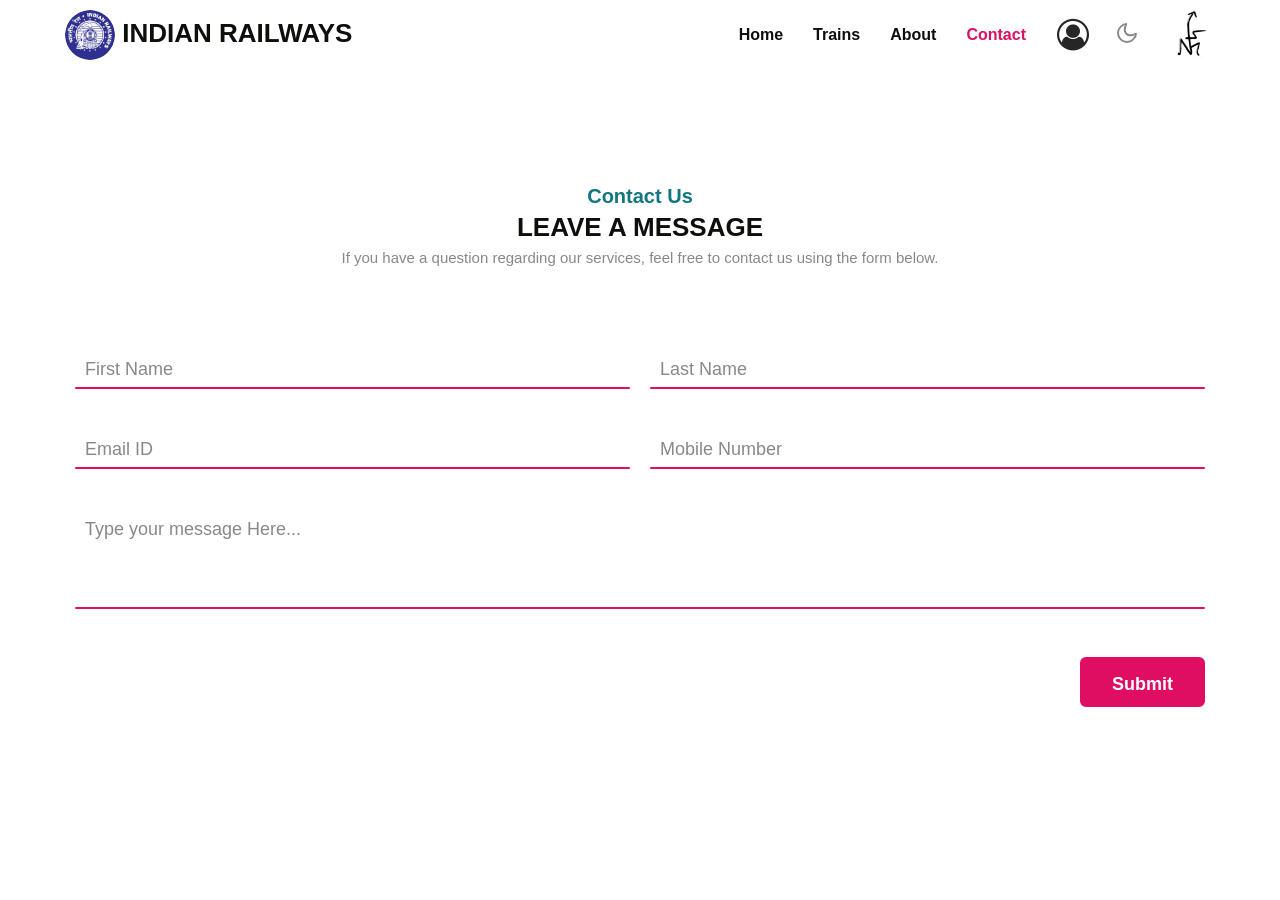
<file: Contact_Us.html>
<!DOCTYPE html>
<html>

<head>
  <meta name="viewport" content="width=device-width, initial-scale=1.0">
  <title>Contact Us page</title>
  <link rel="stylesheet" type="text/css" href="assets/css/as-alert-message.min.css">
  <link rel="stylesheet" type="text/css" href="assets/css/contact_us.css">
  <link rel="stylesheet" type="text/css" href="assets/css/style-starter.css">
</head>

<body>
  <header id="site-header" class="w3l-header fixed-top">
    <!--/nav-->
    <nav class="navbar navbar-expand-lg navbar-light fill px-lg-0 py-0 px-3">
      <div class="container">
        <a class="navbar-brand" href="index.html">
          <img src="assets/images/irlogo.jpg"   style="height:50px;
          border-radius: 50%;">
          
          INDIAN RAILWAYS
        </a>
        

        <!-- if logo is image enable this   
                    <a class="navbar-brand" href="#index.html">
                        <img src="image-path" alt="Your logo" title="Your logo" style="height:35px;" />
                    </a> -->
        <button class="navbar-toggler collapsed" type="button" data-toggle="collapse"
          data-target="#navbarSupportedContent" aria-controls="navbarSupportedContent" aria-expanded="false"
          aria-label="Toggle navigation">
          <!-- <span class="navbar-toggler-icon"></span> -->
          <span class="fa icon-expand fa-bars"></span>
          <span class="fa icon-close fa-times"></span>
        </button>
        
        <div class="collapse navbar-collapse" id="navbarSupportedContent">
          
          <ul class="navbar-nav ml-auto">
            
            <li class="nav-item">
              
              <a class="nav-link" href="index.html">Home</a>
            </li>
            
            <li class="nav-item">
              <a class="nav-link" href="trains.html">Trains</a>
            </li>
            <li class="nav-item">
              <a class="nav-link" href="about.html">About</a>
            </li>

            <li class="nav-item active">
              <a class="nav-link" href="Contact_Us.html">Contact</a>
            </li>
            
          </ul>

          <!--/search-right-->
          <!--/search-right-->

          <div class="Login_SignUp" id="login" style="font-size: 2rem ; display: inline-block; position: relative;">
            <!-- <li class="nav-item"> -->
            <a class="nav-link" href="sign_in.html"><i class="fa fa-user-circle-o"></i></a>
            <!-- </li> -->
          </div>
          
        </div>
        <!-- toggle switch for light and dark theme -->
        <div class="mobile-position">
          <nav class="navigation">
            <div class="theme-switch-wrapper">
              <label class="theme-switch" for="checkbox">
                <input type="checkbox" id="checkbox">
                <div class="mode-container">
                  <i class="gg-sun"></i>
                  <i class="gg-moon"></i>
                </div>
              </label>
            </div>
            <a href="https://flowcv.com/resume/ne4v87g6s1">
              <img src="assets/images/logo.jpg"   href="sign_in.html" style="height:50px;
              border-radius: 50%;">
            </a>
          </nav>
        </div>
        
      </div>
      
    </nav>
  </header>
  <!-- Contact Us Form -->
  <div class="container">
    <h4>Contact Us</h4>
    <h3>Leave a Message</h3>
    <p>If you have a question regarding our services,
      feel free to contact us using the form below.</p>

    <form name="contact-us-form" action="#" onsubmit="return validateForm()">
      <div class="row100" id="fname-row100">
        <div class="col">
          <div class="inputBox" id="fname-inputBox">
            <input type="text" name="fname" onclick="triggerAnim('fname')"/>
            <span class="text">First Name</span>
            <span class="line" id="fname-line"></span>
          </div>
        </div>
        <div class="col">
          <div class="inputBox" id="lname-inputBox">
            <input type="text" name="lname" onclick="triggerAnim('lname')"/>
            <span class="text">Last Name</span>
            <span class="line" id="lname-line"></span>
          </div>
        </div>
      </div>
      <div class="row100" id="email-row100">
        <div class="col">
          <div class="inputBox" id="email-inputBox">
            <input type="email" name="email" pattern="[^ @]*@[^ @]*" onclick="triggerAnim('email')"/>
            <span class="text">Email ID</span>
            <span class="line" id="email-line"></span>
          </div>
        </div>
        <div class="col">
          <div class="inputBox" id="tel-inputBox">
            <input type="tel" name="m-num" onclick="triggerAnim('tel')" />
            <span class="text">Mobile Number</span>
            <span class="line" id="tel-line"></span>
          </div>
        </div>
      </div>
      <div class="row100">
        <div class="col">
          <div class="inputBox textarea">
            <textarea name="msg"></textarea>
            <span class="text">Type your message Here...</span>
            <span class="line"></span>
          </div>
        </div>
      </div>
      <div class="row100">
        <div class="col">
          <div class="submitbutton">
            <button class="btn submitbtn" type="submit">Submit</button>
          </div>
        </div>
      </div>
    </form>
  </div>
  <script type="text/javascript" src="assets/js/contact-us.js"></script>
  <script type="text/javascript" src="assets/js/as-alert-message.min.js"></script>
  <script src="assets/js/jquery-3.3.1.min.js"></script>
  <!--/theme-change-->
  <script src="assets/js/theme-change.js"></script>
  <!-- disable body scroll which navbar is in active -->
  <script>
    $(function () {
      $('.navbar-toggler').click(function () {
        $('body').toggleClass('noscroll');
      })
    });
  </script>
  <!-- disable body scroll which navbar is in active -->
  <!--/MENU-JS-->
  <script>
    $(window).on("scroll", function () {
      var scroll = $(window).scrollTop();

      if (scroll >= 80) {
        $("#site-header").addClass("nav-fixed");
      } else {
        $("#site-header").removeClass("nav-fixed");
      }
    });

    //Main navigation Active Class Add Remove
    $(".navbar-toggler").on("click", function () {
      $("header").toggleClass("active");
    });
    $(document).on("ready", function () {
      if ($(window).width() > 991) {
        $("header").removeClass("active");
      }
      $(window).on("resize", function () {
        if ($(window).width() > 991) {
          $("header").removeClass("active");
        }
      });
    });
  </script>
  <script src="assets/js/bootstrap.min.js"></script>
</body>

</html>
</file>
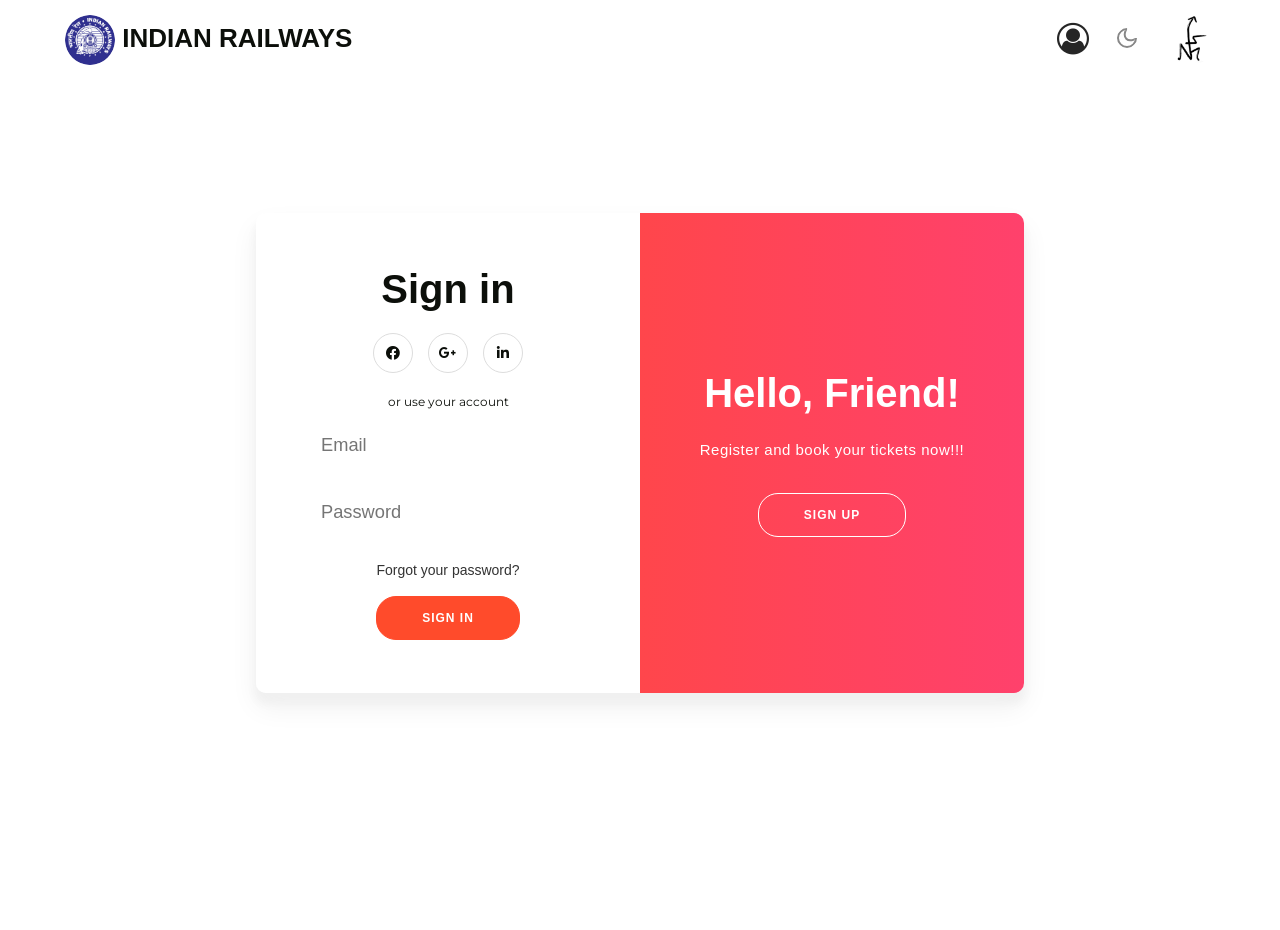
<file: sign_in.html>
<!DOCTYPE html>
<html lang="en">

<head>
	<meta charset="UTF-8">
	<meta http-equiv="X-UA-Compatible" content="IE=edge">
	<meta name="viewport" content="width=device-width, initial-scale=1.0">
	<title>Signin</title>
	<link rel="stylesheet" type="text/css" href="assets/css/as-alert-message.min.css">
	<link rel="stylesheet" type="text/css"
		href="https://cdnjs.cloudflare.com/ajax/libs/font-awesome/5.14.0/css/all.min.css">
	<link rel="stylesheet" type="text/css" href="assets/css/style-starter.css">
	<link rel="stylesheet" type="text/css" href="assets/css/sign-in.css">
</head>

<body>
	<header id="site-header" class="w3l-header fixed-top">
		<!--/nav-->
		<nav class="navbar navbar-expand-lg navbar-light fill px-lg-0 py-0 px-3">
			<div class="container">
				<a class="navbar-brand" href="index.html">
					<img src="assets/images/irlogo.jpg"   style="height:50px;
					border-radius: 50%;">
					
					INDIAN RAILWAYS
				</a>
				<div class="collapse navbar-collapse" id="navbarSupportedContent">
				</div>
				<div class="Login_SignUp" id="login_s">
					<!-- style="font-size: 2rem ; display: inline-block; position: relative;" -->
					<!-- <li class="nav-item"> -->
					<a class="nav-link" href="sign_in.html"><i class="fa fa-user-circle-o"></i></a>
					<!-- </li> -->
				</div>
				<!-- toggle switch for light and dark theme -->
				<div class="mobile-position">
					<nav class="navigation">
						<div class="theme-switch-wrapper">
							<label class="theme-switch" for="checkbox">
								<input type="checkbox" id="checkbox">
								<div class="mode-container">
									<i class="gg-sun"></i>
									<i class="gg-moon"></i>
								</div>
							</label>
						</div>
					</nav>
				</div>
				<img src="assets/images/logo.jpg"   style="height:50px;
        		border-radius: 50%;">
			</div>
		</nav>
	</header>

	<div class="container_signup_signin" id="container_signup_signin">
		<div class="form-container sign-up-container">
			<form name="sign-up-form" action="#" onsubmit="return signUpValidateForm()">
				<h1>Create Account</h1>
				<div class="social-container">
					<a href="https://www.facebook.com/" class="social"><i class="fab fa-facebook-f"></i></a>
					<a href="https://www.google.com/" class="social"><i class="fab fa-google-plus-g"></i></a>
					<a href="https://www.linkedin.com/" class="social"><i class="fab fa-linkedin-in"></i></a>
				</div>
				<span>or use your email for registration</span>
				<input name="sign-up-name" type="text" placeholder="Name" />
				<input name="sign-up-email" type="email" placeholder="Email" />
				<input name="sign-up-passwd" type="password" placeholder="Password" />
				<button>Sign Up</button>
			</form>
		</div>
		<div class="form-container sign-in-container">
			<form name="sign-in-form" style="color: var(--theme-title);" action="#"
				onsubmit="return signInValidateForm()">
				<h1>Sign in</h1>
				<div class="social-container">
					<a href="#" class="social" style="color: var(--theme-title);"><i class="fab fa-facebook-f"></i></a>
					<a href="#" class="social" style="color: var(--theme-title);"><i
							class="fab fa-google-plus-g"></i></a>
					<a href="#" class="social" style="color: var(--theme-title);"><i class="fab fa-linkedin-in"></i></a>
				</div>
				<span>or use your account</span>
				<input name="sign-in-email" type="email" placeholder="Email" />
				<input name="sign-in-passwd" type="password" placeholder="Password" />
				<a href="#">Forgot your password?</a>
				<button>Sign In</button>
			</form>
		</div>
		<div class="overlay-container">
			<div class="overlay">
				<div class="overlay-panel overlay-left">
					<h1>Welcome Back!</h1>
					<p>To keep connected with us please login with your login details</p>
					<button class="ghost" id="signIn">Sign In</button>
				</div>
				<div class="overlay-panel overlay-right">
					<h1>Hello, Friend!</h1>
					<p>Register and book your tickets now!!!</p>
					<button class="ghost" id="signUp">Sign Up</button>
				</div>
			</div>
		</div>
	</div>

	<script type="text/javascript" src="assets/js/as-alert-message.min.js"></script>
	<script src="assets/js/jquery-3.3.1.min.js"></script>
	<!--/theme-change-->
	<script src="assets/js/theme-change.js"></script>
	<!-- disable body scroll which navbar is in active -->
	<script>
		$(function () {
			$('.navbar-toggler').click(function () {
				$('body').toggleClass('noscroll');
			})
		});
	</script>
	<!-- disable body scroll which navbar is in active -->
	<!--/MENU-JS-->
	<script>
		$(window).on("scroll", function () {
			var scroll = $(window).scrollTop();

			if (scroll >= 80) {
				$("#site-header").addClass("nav-fixed");
			} else {
				$("#site-header").removeClass("nav-fixed");
			}
		});

		//Main navigation Active Class Add Remove
		$(".navbar-toggler").on("click", function () {
			$("header").toggleClass("active");
		});
		$(document).on("ready", function () {
			if ($(window).width() > 991) {
				$("header").removeClass("active");
			}
			$(window).on("resize", function () {
				if ($(window).width() > 991) {
					$("header").removeClass("active");
				}
			});
		});
	</script>
	<script src="assets/js/bootstrap.min.js"></script>

	<script type="text/javascript" src="assets/js/sign-in.js"></script>

</body>

</html>
</file>
<file: assets/css/style-starter.css>
@charset "UTF-8";


:root {
  --blue: #007bff;
  --indigo: #6610f2;
  --purple: #6f42c1;
  --pink: #e83e8c;
  --red: #dc3545;
  --orange: #fd7e14;
  --yellow: #ffc107;
  --green: #28a745;
  --teal: #20c997;
  --cyan: #17a2b8;
  --white: #fff;
  --gray: #6c757d;
  --gray-dark: #343a40;
  --primary: #d63447;
  --secondary: #f57b51;
  --success: #28a745;
  --info: #17a2b8;
  --warning: #ffc107;
  --danger: #dc3545;
  --light: #f8f9fa;
  --dark: #343a40;
  --breakpoint-xs: 0;
  --breakpoint-sm: 576px;
  --breakpoint-md: 768px;
  --breakpoint-lg: 992px;
  --breakpoint-xl: 1200px;
  --font-family-sans-serif: -apple-system, BlinkMacSystemFont, "Segoe UI", Roboto, "Helvetica Neue", Arial, "Noto Sans", sans-serif, "Apple Color Emoji", "Segoe UI Emoji", "Segoe UI Symbol", "Noto Color Emoji";
  --font-family-monospace: SFMono-Regular, Menlo, Monaco, Consolas, "Liberation Mono", "Courier New", monospace;
}

*,
*::before,
*::after {
  box-sizing: border-box;
}

html {
  font-family: sans-serif;
  line-height: 1.15;
  -webkit-text-size-adjust: 100%;
  -webkit-tap-highlight-color: rgba(0, 0, 0, 0);
}

article,
aside,
figcaption,
figure,
footer,
header,
hgroup,
main,
nav,
section {
  display: block;
}

body {
  margin: 0;
  font-family: -apple-system, BlinkMacSystemFont, "Segoe UI", Roboto, "Helvetica Neue", Arial, "Noto Sans", sans-serif, "Apple Color Emoji", "Segoe UI Emoji", "Segoe UI Symbol", "Noto Color Emoji";
  font-size: 1rem;
  font-weight: 400;
  line-height: 1.5;
  color: #212529;
  text-align: left;
  background-color: #fff;
}

[tabindex="-1"]:focus:not(:focus-visible) {
  outline: 0 !important;
}

hr {
  box-sizing: content-box;
  height: 0;
  overflow: visible;
}

h1,
h2,
h3,
h4,
h5,
h6 {
  margin-top: 0;
  margin-bottom: 0.5rem;
}

p {
  margin-top: 0;
  margin-bottom: 1rem;
}

abbr[title],
abbr[data-original-title] {
  text-decoration: underline;
  -webkit-text-decoration: underline dotted;
  text-decoration: underline dotted;
  cursor: help;
  border-bottom: 0;
  -webkit-text-decoration-skip-ink: none;
  text-decoration-skip-ink: none;
}

address {
  margin-bottom: 1rem;
  font-style: normal;
  line-height: inherit;
}

ol,
ul,
dl {
  margin-top: 0;
  margin-bottom: 1rem;
}

ol ol,
ul ul,
ol ul,
ul ol {
  margin-bottom: 0;
}

dt {
  font-weight: 700;
}

dd {
  margin-bottom: .5rem;
  margin-left: 0;
}

blockquote {
  margin: 0 0 1rem;
}

b,
strong {
  font-weight: bolder;
}

small {
  font-size: 80%;
}

sub,
sup {
  position: relative;
  font-size: 75%;
  line-height: 0;
  vertical-align: baseline;
}

sub {
  bottom: -.25em;
}

sup {
  top: -.5em;
}

a {
  color: #df0e62;
  text-decoration: none;
  background-color: transparent;
}

a:hover {
  color: #df0e62;
  text-decoration: underline;
}

a:not([href]) {
  color: inherit;
  text-decoration: none;
}

a:not([href]):hover {
  color: inherit;
  text-decoration: none;
}

pre,
code,
kbd,
samp {
  font-family: SFMono-Regular, Menlo, Monaco, Consolas, "Liberation Mono", "Courier New", monospace;
  font-size: 1em;
}

pre {
  margin-top: 0;
  margin-bottom: 1rem;
  overflow: auto;
}

figure {
  margin: 0 0 1rem;
}

img {
  vertical-align: middle;
  border-style: none;
}

svg {
  overflow: hidden;
  vertical-align: middle;
}

table {
  border-collapse: collapse;
}

caption {
  padding-top: 0.75rem;
  padding-bottom: 0.75rem;
  color: #6c757d;
  text-align: left;
  caption-side: bottom;
}

th {
  text-align: inherit;
}

label {
  display: inline-block;
  margin-bottom: 0.5rem;
}

button {
  border-radius: 0;
}

button:focus {
  outline: 1px dotted;
  outline: 5px auto -webkit-focus-ring-color;
}

input,
button,
select,
optgroup,
textarea {
  margin: 0;
  font-family: inherit;
  font-size: inherit;
  line-height: inherit;
}

button,
input {
  overflow: visible;
}

button,
select {
  text-transform: none;
}

select {
  word-wrap: normal;
}

button,
[type="button"],
[type="reset"],
[type="submit"] {
  -webkit-appearance: button;
}

button:not(:disabled),
[type="button"]:not(:disabled),
[type="reset"]:not(:disabled),
[type="submit"]:not(:disabled) {
  cursor: pointer;
}

button::-moz-focus-inner,
[type="button"]::-moz-focus-inner,
[type="reset"]::-moz-focus-inner,
[type="submit"]::-moz-focus-inner {
  padding: 0;
  border-style: none;
}

input[type="radio"],
input[type="checkbox"] {
  box-sizing: border-box;
  padding: 0;
}

input[type="date"],
input[type="time"],
input[type="datetime-local"],
input[type="month"] {
  -webkit-appearance: listbox;
}

textarea {
  overflow: auto;
  resize: vertical;
}

fieldset {
  min-width: 0;
  padding: 0;
  margin: 0;
  border: 0;
}

legend {
  display: block;
  width: 100%;
  max-width: 100%;
  padding: 0;
  margin-bottom: .5rem;
  font-size: 1.5rem;
  line-height: inherit;
  color: inherit;
  white-space: normal;
}

@media (max-width: 1200px) {
  legend {
    font-size: calc(1.275rem + 0.3vw);
  }
}

progress {
  vertical-align: baseline;
}

[type="number"]::-webkit-inner-spin-button,
[type="number"]::-webkit-outer-spin-button {
  height: auto;
}

[type="search"] {
  outline-offset: -2px;
  -webkit-appearance: none;
}

[type="search"]::-webkit-search-decoration {
  -webkit-appearance: none;
}

::-webkit-file-upload-button {
  font: inherit;
  -webkit-appearance: button;
}

output {
  display: inline-block;
}

summary {
  display: list-item;
  cursor: pointer;
}

template {
  display: none;
}

[hidden] {
  display: none !important;
}

h1,
h2,
h3,
h4,
h5,
h6,
.h1,
.h2,
.h3,
.h4,
.h5,
.h6 {
  margin-bottom: 0.5rem;
  font-weight: 500;
  line-height: 1.2;
}

h1,
.h1 {
  font-size: 2.5rem;
}

@media (max-width: 1200px) {

  h1,
  .h1 {
    font-size: calc(1.375rem + 1.5vw);
  }
}

h2,
.h2 {
  font-size: 2rem;
}

@media (max-width: 1200px) {

  h2,
  .h2 {
    font-size: calc(1.325rem + 0.9vw);
  }
}

h3,
.h3 {
  font-size: 1.75rem;
}

@media (max-width: 1200px) {

  h3,
  .h3 {
    font-size: calc(1.3rem + 0.6vw);
  }
}

h4,
.h4 {
  font-size: 1.5rem;
}

@media (max-width: 1200px) {

  h4,
  .h4 {
    font-size: calc(1.275rem + 0.3vw);
  }
}

h5,
.h5 {
  font-size: 1.25rem;
}

h6,
.h6 {
  font-size: 1rem;
}

.lead {
  font-size: 1.25rem;
  font-weight: 300;
}

.display-1 {
  font-size: 6rem;
  font-weight: 300;
  line-height: 1.2;
}

@media (max-width: 1200px) {
  .display-1 {
    font-size: calc(1.725rem + 5.7vw);
  }
}

.display-2 {
  font-size: 5.5rem;
  font-weight: 300;
  line-height: 1.2;
}

@media (max-width: 1200px) {
  .display-2 {
    font-size: calc(1.675rem + 5.1vw);
  }
}

.display-3 {
  font-size: 4.5rem;
  font-weight: 300;
  line-height: 1.2;
}

@media (max-width: 1200px) {
  .display-3 {
    font-size: calc(1.575rem + 3.9vw);
  }
}

.display-4 {
  font-size: 3.5rem;
  font-weight: 300;
  line-height: 1.2;
}

@media (max-width: 1200px) {
  .display-4 {
    font-size: calc(1.475rem + 2.7vw);
  }
}

hr {
  margin-top: 1rem;
  margin-bottom: 1rem;
  border: 0;
  border-top: 1px solid rgba(0, 0, 0, 0.1);
}

small,
.small {
  font-size: 80%;
  font-weight: 400;
}

mark,
.mark {
  padding: 0.2em;
  background-color: #fcf8e3;
}

.list-unstyled {
  padding-left: 0;
  list-style: none;
}

.list-inline {
  padding-left: 0;
  list-style: none;
}

.list-inline-item {
  display: inline-block;
}

.list-inline-item:not(:last-child) {
  margin-right: 0.5rem;
}

.initialism {
  font-size: 90%;
  text-transform: uppercase;
}


.blockquote {
  margin-bottom: 1rem;
  font-size: 1.25rem;
}

.blockquote-footer {
  display: block;
  font-size: 80%;
  color: var(--theme-title);
  opacity: 0.9;
}

.blockquote-footer::before {
  content: "\2014\00A0";
}

.img-fluid {
  max-width: 100%;
  height: auto;
}

.img-thumbnail {
  padding: 0.25rem;
  background-color: #fff;
  border: 1px solid #dee2e6;
  border-radius: 0.25rem;
  max-width: 100%;
  height: auto;
}

.figure {
  display: inline-block;
}

.figure-img {
  margin-bottom: 0.5rem;
  line-height: 1;
}

.figure-caption {
  font-size: 90%;
  color: #6c757d;
}

code {
  font-size: 87.5%;
  color: #e83e8c;
  word-wrap: break-word;
}

a>code {
  color: inherit;
}

kbd {
  padding: 0.2rem 0.4rem;
  font-size: 87.5%;
  color: #fff;
  background-color: #212529;
  border-radius: 0.2rem;
}

kbd kbd {
  padding: 0;
  font-size: 100%;
  font-weight: 700;
}

pre {
  display: block;
  font-size: 87.5%;
  color: #212529;
}

pre code {
  font-size: inherit;
  color: inherit;
  word-break: normal;
}

.pre-scrollable {
  max-height: 340px;
  overflow-y: scroll;
}

.container {
  width: 100%;
  padding-right: 15px;
  padding-left: 15px;
  margin-right: auto;
  margin-left: auto;
}

@media (min-width: 576px) {
  .container {
    max-width: 540px;
  }
}

@media (min-width: 768px) {
  .container {
    max-width: 720px;
  }
}

@media (min-width: 992px) {
  .container {
    max-width: 960px;
  }
}

@media (min-width: 1200px) {
  .container {
    max-width: 1140px;
  }
}

.container-fluid,
.container-sm,
.container-md,
.container-lg,
.container-xl {
  width: 100%;
  padding-right: 15px;
  padding-left: 15px;
  margin-right: auto;
  margin-left: auto;
}

@media (min-width: 576px) {

  .container,
  .container-sm {
    max-width: 540px;
  }
}

@media (min-width: 768px) {

  .container,
  .container-sm,
  .container-md {
    max-width: 720px;
  }
}

@media (min-width: 992px) {

  .container,
  .container-sm,
  .container-md,
  .container-lg {
    max-width: 960px;
  }
}

@media (min-width: 1200px) {

  .container,
  .container-sm,
  .container-md,
  .container-lg,
  .container-xl {
    max-width: 1140px;
  }
}

.row {
  display: flex;
  flex-wrap: wrap;
  margin-right: -15px;
  margin-left: -15px;
}

.no-gutters {
  margin-right: 0;
  margin-left: 0;
}

.no-gutters>.col,
.no-gutters>[class*="col-"] {
  padding-right: 0;
  padding-left: 0;
}

.col-1,
.col-2,
.col-3,
.col-4,
.col-5,
.col-6,
.col-7,
.col-8,
.col-9,
.col-10,
.col-11,
.col-12,
.col,
.col-auto,
.col-sm-1,
.col-sm-2,
.col-sm-3,
.col-sm-4,
.col-sm-5,
.col-sm-6,
.col-sm-7,
.col-sm-8,
.col-sm-9,
.col-sm-10,
.col-sm-11,
.col-sm-12,
.col-sm,
.col-sm-auto,
.col-md-1,
.col-md-2,
.col-md-3,
.col-md-4,
.col-md-5,
.col-md-6,
.col-md-7,
.col-md-8,
.col-md-9,
.col-md-10,
.col-md-11,
.col-md-12,
.col-md,
.col-md-auto,
.col-lg-1,
.col-lg-2,
.col-lg-3,
.col-lg-4,
.col-lg-5,
.col-lg-6,
.col-lg-7,
.col-lg-8,
.col-lg-9,
.col-lg-10,
.col-lg-11,
.col-lg-12,
.col-lg,
.col-lg-auto,
.col-xl-1,
.col-xl-2,
.col-xl-3,
.col-xl-4,
.col-xl-5,
.col-xl-6,
.col-xl-7,
.col-xl-8,
.col-xl-9,
.col-xl-10,
.col-xl-11,
.col-xl-12,
.col-xl,
.col-xl-auto {
  position: relative;
  width: 100%;
  padding-right: 15px;
  padding-left: 15px;
}

.col {
  flex-basis: 0;
  flex-grow: 1;
  max-width: 100%;
}

.row-cols-1>* {
  flex: 0 0 100%;
  max-width: 100%;
}

.row-cols-2>* {
  flex: 0 0 50%;
  max-width: 50%;
}

.row-cols-3>* {
  flex: 0 0 33.33333%;
  max-width: 33.33333%;
}

.row-cols-4>* {
  flex: 0 0 25%;
  max-width: 25%;
}

.row-cols-5>* {
  flex: 0 0 20%;
  max-width: 20%;
}

.row-cols-6>* {
  flex: 0 0 16.66667%;
  max-width: 16.66667%;
}

.col-auto {
  flex: 0 0 auto;
  width: auto;
  max-width: 100%;
}

.col-1 {
  flex: 0 0 8.33333%;
  max-width: 8.33333%;
}

.col-2 {
  flex: 0 0 16.66667%;
  max-width: 16.66667%;
}

.col-3 {
  flex: 0 0 25%;
  max-width: 25%;
}

.col-4 {
  flex: 0 0 33.33333%;
  max-width: 33.33333%;
}

.col-5 {
  flex: 0 0 41.66667%;
  max-width: 41.66667%;
}

.col-6 {
  flex: 0 0 50%;
  max-width: 50%;
}

.col-7 {
  flex: 0 0 58.33333%;
  max-width: 58.33333%;
}

.col-8 {
  flex: 0 0 66.66667%;
  max-width: 66.66667%;
}

.col-9 {
  flex: 0 0 75%;
  max-width: 75%;
}

.col-10 {
  flex: 0 0 83.33333%;
  max-width: 83.33333%;
}

.col-11 {
  flex: 0 0 91.66667%;
  max-width: 91.66667%;
}

.col-12 {
  flex: 0 0 100%;
  max-width: 100%;
}

.order-first {
  order: -1;
}

.order-last {
  order: 13;
}

.order-0 {
  order: 0;
}

.order-1 {
  order: 1;
}

.order-2 {
  order: 2;
}

.order-3 {
  order: 3;
}

.order-4 {
  order: 4;
}

.order-5 {
  order: 5;
}

.order-6 {
  order: 6;
}

.order-7 {
  order: 7;
}

.order-8 {
  order: 8;
}

.order-9 {
  order: 9;
}

.order-10 {
  order: 10;
}

.order-11 {
  order: 11;
}

.order-12 {
  order: 12;
}

.offset-1 {
  margin-left: 8.33333%;
}

.offset-2 {
  margin-left: 16.66667%;
}

.offset-3 {
  margin-left: 25%;
}

.offset-4 {
  margin-left: 33.33333%;
}

.offset-5 {
  margin-left: 41.66667%;
}

.offset-6 {
  margin-left: 50%;
}

.offset-7 {
  margin-left: 58.33333%;
}

.offset-8 {
  margin-left: 66.66667%;
}

.offset-9 {
  margin-left: 75%;
}

.offset-10 {
  margin-left: 83.33333%;
}

.offset-11 {
  margin-left: 91.66667%;
}

@media (min-width: 576px) {
  .col-sm {
    flex-basis: 0;
    flex-grow: 1;
    max-width: 100%;
  }

  .row-cols-sm-1>* {
    flex: 0 0 100%;
    max-width: 100%;
  }

  .row-cols-sm-2>* {
    flex: 0 0 50%;
    max-width: 50%;
  }

  .row-cols-sm-3>* {
    flex: 0 0 33.33333%;
    max-width: 33.33333%;
  }

  .row-cols-sm-4>* {
    flex: 0 0 25%;
    max-width: 25%;
  }

  .row-cols-sm-5>* {
    flex: 0 0 20%;
    max-width: 20%;
  }

  .row-cols-sm-6>* {
    flex: 0 0 16.66667%;
    max-width: 16.66667%;
  }

  .col-sm-auto {
    flex: 0 0 auto;
    width: auto;
    max-width: 100%;
  }

  .col-sm-1 {
    flex: 0 0 8.33333%;
    max-width: 8.33333%;
  }

  .col-sm-2 {
    flex: 0 0 16.66667%;
    max-width: 16.66667%;
  }

  .col-sm-3 {
    flex: 0 0 25%;
    max-width: 25%;
  }

  .col-sm-4 {
    flex: 0 0 33.33333%;
    max-width: 33.33333%;
  }

  .col-sm-5 {
    flex: 0 0 41.66667%;
    max-width: 41.66667%;
  }

  .col-sm-6 {
    flex: 0 0 50%;
    max-width: 50%;
  }

  .col-sm-7 {
    flex: 0 0 58.33333%;
    max-width: 58.33333%;
  }

  .col-sm-8 {
    flex: 0 0 66.66667%;
    max-width: 66.66667%;
  }

  .col-sm-9 {
    flex: 0 0 75%;
    max-width: 75%;
  }

  .col-sm-10 {
    flex: 0 0 83.33333%;
    max-width: 83.33333%;
  }

  .col-sm-11 {
    flex: 0 0 91.66667%;
    max-width: 91.66667%;
  }

  .col-sm-12 {
    flex: 0 0 100%;
    max-width: 100%;
  }

  .order-sm-first {
    order: -1;
  }

  .order-sm-last {
    order: 13;
  }

  .order-sm-0 {
    order: 0;
  }

  .order-sm-1 {
    order: 1;
  }

  .order-sm-2 {
    order: 2;
  }

  .order-sm-3 {
    order: 3;
  }

  .order-sm-4 {
    order: 4;
  }

  .order-sm-5 {
    order: 5;
  }

  .order-sm-6 {
    order: 6;
  }

  .order-sm-7 {
    order: 7;
  }

  .order-sm-8 {
    order: 8;
  }

  .order-sm-9 {
    order: 9;
  }

  .order-sm-10 {
    order: 10;
  }

  .order-sm-11 {
    order: 11;
  }

  .order-sm-12 {
    order: 12;
  }

  .offset-sm-0 {
    margin-left: 0;
  }

  .offset-sm-1 {
    margin-left: 8.33333%;
  }

  .offset-sm-2 {
    margin-left: 16.66667%;
  }

  .offset-sm-3 {
    margin-left: 25%;
  }

  .offset-sm-4 {
    margin-left: 33.33333%;
  }

  .offset-sm-5 {
    margin-left: 41.66667%;
  }

  .offset-sm-6 {
    margin-left: 50%;
  }

  .offset-sm-7 {
    margin-left: 58.33333%;
  }

  .offset-sm-8 {
    margin-left: 66.66667%;
  }

  .offset-sm-9 {
    margin-left: 75%;
  }

  .offset-sm-10 {
    margin-left: 83.33333%;
  }

  .offset-sm-11 {
    margin-left: 91.66667%;
  }
}

@media (min-width: 768px) {
  .col-md {
    flex-basis: 0;
    flex-grow: 1;
    max-width: 100%;
  }

  .row-cols-md-1>* {
    flex: 0 0 100%;
    max-width: 100%;
  }

  .row-cols-md-2>* {
    flex: 0 0 50%;
    max-width: 50%;
  }

  .row-cols-md-3>* {
    flex: 0 0 33.33333%;
    max-width: 33.33333%;
  }

  .row-cols-md-4>* {
    flex: 0 0 25%;
    max-width: 25%;
  }

  .row-cols-md-5>* {
    flex: 0 0 20%;
    max-width: 20%;
  }

  .row-cols-md-6>* {
    flex: 0 0 16.66667%;
    max-width: 16.66667%;
  }

  .col-md-auto {
    flex: 0 0 auto;
    width: auto;
    max-width: 100%;
  }

  .col-md-1 {
    flex: 0 0 8.33333%;
    max-width: 8.33333%;
  }

  .col-md-2 {
    flex: 0 0 16.66667%;
    max-width: 16.66667%;
  }

  .col-md-3 {
    flex: 0 0 25%;
    max-width: 25%;
  }

  .col-md-4 {
    flex: 0 0 33.33333%;
    max-width: 33.33333%;
  }

  .col-md-5 {
    flex: 0 0 41.66667%;
    max-width: 41.66667%;
  }

  .col-md-6 {
    flex: 0 0 50%;
    max-width: 50%;
  }

  .col-md-7 {
    flex: 0 0 58.33333%;
    max-width: 58.33333%;
  }

  .col-md-8 {
    flex: 0 0 66.66667%;
    max-width: 66.66667%;
  }

  .col-md-9 {
    flex: 0 0 75%;
    max-width: 75%;
  }

  .col-md-10 {
    flex: 0 0 83.33333%;
    max-width: 83.33333%;
  }

  .col-md-11 {
    flex: 0 0 91.66667%;
    max-width: 91.66667%;
  }

  .col-md-12 {
    flex: 0 0 100%;
    max-width: 100%;
  }

  .order-md-first {
    order: -1;
  }

  .order-md-last {
    order: 13;
  }

  .order-md-0 {
    order: 0;
  }

  .order-md-1 {
    order: 1;
  }

  .order-md-2 {
    order: 2;
  }

  .order-md-3 {
    order: 3;
  }

  .order-md-4 {
    order: 4;
  }

  .order-md-5 {
    order: 5;
  }

  .order-md-6 {
    order: 6;
  }

  .order-md-7 {
    order: 7;
  }

  .order-md-8 {
    order: 8;
  }

  .order-md-9 {
    order: 9;
  }

  .order-md-10 {
    order: 10;
  }

  .order-md-11 {
    order: 11;
  }

  .order-md-12 {
    order: 12;
  }

  .offset-md-0 {
    margin-left: 0;
  }

  .offset-md-1 {
    margin-left: 8.33333%;
  }

  .offset-md-2 {
    margin-left: 16.66667%;
  }

  .offset-md-3 {
    margin-left: 25%;
  }

  .offset-md-4 {
    margin-left: 33.33333%;
  }

  .offset-md-5 {
    margin-left: 41.66667%;
  }

  .offset-md-6 {
    margin-left: 50%;
  }

  .offset-md-7 {
    margin-left: 58.33333%;
  }

  .offset-md-8 {
    margin-left: 66.66667%;
  }

  .offset-md-9 {
    margin-left: 75%;
  }

  .offset-md-10 {
    margin-left: 83.33333%;
  }

  .offset-md-11 {
    margin-left: 91.66667%;
  }
}

@media (min-width: 992px) {
  .col-lg {
    flex-basis: 0;
    flex-grow: 1;
    max-width: 100%;
  }

  .row-cols-lg-1>* {
    flex: 0 0 100%;
    max-width: 100%;
  }

  .row-cols-lg-2>* {
    flex: 0 0 50%;
    max-width: 50%;
  }

  .row-cols-lg-3>* {
    flex: 0 0 33.33333%;
    max-width: 33.33333%;
  }

  .row-cols-lg-4>* {
    flex: 0 0 25%;
    max-width: 25%;
  }

  .row-cols-lg-5>* {
    flex: 0 0 20%;
    max-width: 20%;
  }

  .row-cols-lg-6>* {
    flex: 0 0 16.66667%;
    max-width: 16.66667%;
  }

  .col-lg-auto {
    flex: 0 0 auto;
    width: auto;
    max-width: 100%;
  }

  .col-lg-1 {
    flex: 0 0 8.33333%;
    max-width: 8.33333%;
  }

  .col-lg-2 {
    flex: 0 0 16.66667%;
    max-width: 16.66667%;
  }

  .col-lg-3 {
    flex: 0 0 25%;
    max-width: 25%;
  }

  .col-lg-4 {
    flex: 0 0 33.33333%;
    max-width: 33.33333%;
  }

  .col-lg-5 {
    flex: 0 0 41.66667%;
    max-width: 41.66667%;
  }

  .col-lg-6 {
    flex: 0 0 50%;
    max-width: 50%;
  }

  .col-lg-7 {
    flex: 0 0 58.33333%;
    max-width: 58.33333%;
  }

  .col-lg-8 {
    flex: 0 0 66.66667%;
    max-width: 66.66667%;
  }

  .col-lg-9 {
    flex: 0 0 75%;
    max-width: 75%;
  }

  .col-lg-10 {
    flex: 0 0 83.33333%;
    max-width: 83.33333%;
  }

  .col-lg-11 {
    flex: 0 0 91.66667%;
    max-width: 91.66667%;
  }

  .col-lg-12 {
    flex: 0 0 100%;
    max-width: 100%;
  }

  .order-lg-first {
    order: -1;
  }

  .order-lg-last {
    order: 13;
  }

  .order-lg-0 {
    order: 0;
  }

  .order-lg-1 {
    order: 1;
  }

  .order-lg-2 {
    order: 2;
  }

  .order-lg-3 {
    order: 3;
  }

  .order-lg-4 {
    order: 4;
  }

  .order-lg-5 {
    order: 5;
  }

  .order-lg-6 {
    order: 6;
  }

  .order-lg-7 {
    order: 7;
  }

  .order-lg-8 {
    order: 8;
  }

  .order-lg-9 {
    order: 9;
  }

  .order-lg-10 {
    order: 10;
  }

  .order-lg-11 {
    order: 11;
  }

  .order-lg-12 {
    order: 12;
  }

  .offset-lg-0 {
    margin-left: 0;
  }

  .offset-lg-1 {
    margin-left: 8.33333%;
  }

  .offset-lg-2 {
    margin-left: 16.66667%;
  }

  .offset-lg-3 {
    margin-left: 25%;
  }

  .offset-lg-4 {
    margin-left: 33.33333%;
  }

  .offset-lg-5 {
    margin-left: 41.66667%;
  }

  .offset-lg-6 {
    margin-left: 50%;
  }

  .offset-lg-7 {
    margin-left: 58.33333%;
  }

  .offset-lg-8 {
    margin-left: 66.66667%;
  }

  .offset-lg-9 {
    margin-left: 75%;
  }

  .offset-lg-10 {
    margin-left: 83.33333%;
  }

  .offset-lg-11 {
    margin-left: 91.66667%;
  }
}

@media (min-width: 1200px) {
  .col-xl {
    flex-basis: 0;
    flex-grow: 1;
    max-width: 100%;
  }

  .row-cols-xl-1>* {
    flex: 0 0 100%;
    max-width: 100%;
  }

  .row-cols-xl-2>* {
    flex: 0 0 50%;
    max-width: 50%;
  }

  .row-cols-xl-3>* {
    flex: 0 0 33.33333%;
    max-width: 33.33333%;
  }

  .row-cols-xl-4>* {
    flex: 0 0 25%;
    max-width: 25%;
  }

  .row-cols-xl-5>* {
    flex: 0 0 20%;
    max-width: 20%;
  }

  .row-cols-xl-6>* {
    flex: 0 0 16.66667%;
    max-width: 16.66667%;
  }

  .col-xl-auto {
    flex: 0 0 auto;
    width: auto;
    max-width: 100%;
  }

  .col-xl-1 {
    flex: 0 0 8.33333%;
    max-width: 8.33333%;
  }

  .col-xl-2 {
    flex: 0 0 16.66667%;
    max-width: 16.66667%;
  }

  .col-xl-3 {
    flex: 0 0 25%;
    max-width: 25%;
  }

  .col-xl-4 {
    flex: 0 0 33.33333%;
    max-width: 33.33333%;
  }

  .col-xl-5 {
    flex: 0 0 41.66667%;
    max-width: 41.66667%;
  }

  .col-xl-6 {
    flex: 0 0 50%;
    max-width: 50%;
  }

  .col-xl-7 {
    flex: 0 0 58.33333%;
    max-width: 58.33333%;
  }

  .col-xl-8 {
    flex: 0 0 66.66667%;
    max-width: 66.66667%;
  }

  .col-xl-9 {
    flex: 0 0 75%;
    max-width: 75%;
  }

  .col-xl-10 {
    flex: 0 0 83.33333%;
    max-width: 83.33333%;
  }

  .col-xl-11 {
    flex: 0 0 91.66667%;
    max-width: 91.66667%;
  }

  .col-xl-12 {
    flex: 0 0 100%;
    max-width: 100%;
  }

  .order-xl-first {
    order: -1;
  }

  .order-xl-last {
    order: 13;
  }

  .order-xl-0 {
    order: 0;
  }

  .order-xl-1 {
    order: 1;
  }

  .order-xl-2 {
    order: 2;
  }

  .order-xl-3 {
    order: 3;
  }

  .order-xl-4 {
    order: 4;
  }

  .order-xl-5 {
    order: 5;
  }

  .order-xl-6 {
    order: 6;
  }

  .order-xl-7 {
    order: 7;
  }

  .order-xl-8 {
    order: 8;
  }

  .order-xl-9 {
    order: 9;
  }

  .order-xl-10 {
    order: 10;
  }

  .order-xl-11 {
    order: 11;
  }

  .order-xl-12 {
    order: 12;
  }

  .offset-xl-0 {
    margin-left: 0;
  }

  .offset-xl-1 {
    margin-left: 8.33333%;
  }

  .offset-xl-2 {
    margin-left: 16.66667%;
  }

  .offset-xl-3 {
    margin-left: 25%;
  }

  .offset-xl-4 {
    margin-left: 33.33333%;
  }

  .offset-xl-5 {
    margin-left: 41.66667%;
  }

  .offset-xl-6 {
    margin-left: 50%;
  }

  .offset-xl-7 {
    margin-left: 58.33333%;
  }

  .offset-xl-8 {
    margin-left: 66.66667%;
  }

  .offset-xl-9 {
    margin-left: 75%;
  }

  .offset-xl-10 {
    margin-left: 83.33333%;
  }

  .offset-xl-11 {
    margin-left: 91.66667%;
  }
}

.table {
  width: 100%;
  margin-bottom: 1rem;
  color: #212529;
}

.table th,
.table td {
  padding: 0.75rem;
  vertical-align: top;
  border-top: 1px solid #dee2e6;
}

.table thead th {
  vertical-align: bottom;
  border-bottom: 2px solid #dee2e6;
}

.table tbody+tbody {
  border-top: 2px solid #dee2e6;
}

.table-sm th,
.table-sm td {
  padding: 0.3rem;
}

.table-bordered {
  border: 1px solid #dee2e6;
}

.table-bordered th,
.table-bordered td {
  border: 1px solid #dee2e6;
}

.table-bordered thead th,
.table-bordered thead td {
  border-bottom-width: 2px;
}

.table-borderless th,
.table-borderless td,
.table-borderless thead th,
.table-borderless tbody+tbody {
  border: 0;
}

.table-striped tbody tr:nth-of-type(odd) {
  background-color: rgba(0, 0, 0, 0.05);
}

.table-hover tbody tr:hover {
  color: #212529;
  background-color: rgba(0, 0, 0, 0.075);
}

.table-primary,
.table-primary>th,
.table-primary>td {
  background-color: #f4c6cb;
}

.table-primary th,
.table-primary td,
.table-primary thead th,
.table-primary tbody+tbody {
  border-color: #ea959f;
}

.table-hover .table-primary:hover {
  background-color: #f0b1b8;
}

.table-hover .table-primary:hover>td,
.table-hover .table-primary:hover>th {
  background-color: #f0b1b8;
}

.table-secondary,
.table-secondary>th,
.table-secondary>td {
  background-color: #fcdace;
}

.table-secondary th,
.table-secondary td,
.table-secondary thead th,
.table-secondary tbody+tbody {
  border-color: #fabaa5;
}

.table-hover .table-secondary:hover {
  background-color: #fbc8b6;
}

.table-hover .table-secondary:hover>td,
.table-hover .table-secondary:hover>th {
  background-color: #fbc8b6;
}

.table-success,
.table-success>th,
.table-success>td {
  background-color: #c3e6cb;
}

.table-success th,
.table-success td,
.table-success thead th,
.table-success tbody+tbody {
  border-color: #8fd19e;
}

.table-hover .table-success:hover {
  background-color: #b1dfbb;
}

.table-hover .table-success:hover>td,
.table-hover .table-success:hover>th {
  background-color: #b1dfbb;
}

.table-info,
.table-info>th,
.table-info>td {
  background-color: #bee5eb;
}

.table-info th,
.table-info td,
.table-info thead th,
.table-info tbody+tbody {
  border-color: #86cfda;
}

.table-hover .table-info:hover {
  background-color: #abdde5;
}

.table-hover .table-info:hover>td,
.table-hover .table-info:hover>th {
  background-color: #abdde5;
}

.table-warning,
.table-warning>th,
.table-warning>td {
  background-color: #ffeeba;
}

.table-warning th,
.table-warning td,
.table-warning thead th,
.table-warning tbody+tbody {
  border-color: #ffdf7e;
}

.table-hover .table-warning:hover {
  background-color: #ffe8a1;
}

.table-hover .table-warning:hover>td,
.table-hover .table-warning:hover>th {
  background-color: #ffe8a1;
}

.table-danger,
.table-danger>th,
.table-danger>td {
  background-color: #f5c6cb;
}

.table-danger th,
.table-danger td,
.table-danger thead th,
.table-danger tbody+tbody {
  border-color: #ed969e;
}

.table-hover .table-danger:hover {
  background-color: #f1b0b7;
}

.table-hover .table-danger:hover>td,
.table-hover .table-danger:hover>th {
  background-color: #f1b0b7;
}

.table-light,
.table-light>th,
.table-light>td {
  background-color: #fdfdfe;
}

.table-light th,
.table-light td,
.table-light thead th,
.table-light tbody+tbody {
  border-color: #fbfcfc;
}

.table-hover .table-light:hover {
  background-color: #ececf6;
}

.table-hover .table-light:hover>td,
.table-hover .table-light:hover>th {
  background-color: #ececf6;
}

.table-dark,
.table-dark>th,
.table-dark>td {
  background-color: #c6c8ca;
}

.table-dark th,
.table-dark td,
.table-dark thead th,
.table-dark tbody+tbody {
  border-color: #95999c;
}

.table-hover .table-dark:hover {
  background-color: #b9bbbe;
}

.table-hover .table-dark:hover>td,
.table-hover .table-dark:hover>th {
  background-color: #b9bbbe;
}

.table-active,
.table-active>th,
.table-active>td {
  background-color: rgba(0, 0, 0, 0.075);
}

.table-hover .table-active:hover {
  background-color: rgba(0, 0, 0, 0.075);
}

.table-hover .table-active:hover>td,
.table-hover .table-active:hover>th {
  background-color: rgba(0, 0, 0, 0.075);
}

.table .thead-dark th {
  color: #fff;
  background-color: #343a40;
  border-color: #454d55;
}

.table .thead-light th {
  color: #495057;
  background-color: #e9ecef;
  border-color: #dee2e6;
}

.table-dark {
  color: #fff;
  background-color: #343a40;
}

.table-dark th,
.table-dark td,
.table-dark thead th {
  border-color: #454d55;
}

.table-dark.table-bordered {
  border: 0;
}

.table-dark.table-striped tbody tr:nth-of-type(odd) {
  background-color: rgba(255, 255, 255, 0.05);
}

.table-dark.table-hover tbody tr:hover {
  color: #fff;
  background-color: rgba(255, 255, 255, 0.075);
}

@media (max-width: 575.98px) {
  .table-responsive-sm {
    display: block;
    width: 100%;
    overflow-x: auto;
    -webkit-overflow-scrolling: touch;
  }

  .table-responsive-sm>.table-bordered {
    border: 0;
  }
}

@media (max-width: 767.98px) {
  .table-responsive-md {
    display: block;
    width: 100%;
    overflow-x: auto;
    -webkit-overflow-scrolling: touch;
  }

  .table-responsive-md>.table-bordered {
    border: 0;
  }
}

@media (max-width: 991.98px) {
  .table-responsive-lg {
    display: block;
    width: 100%;
    overflow-x: auto;
    -webkit-overflow-scrolling: touch;
  }

  .table-responsive-lg>.table-bordered {
    border: 0;
  }
}

@media (max-width: 1199.98px) {
  .table-responsive-xl {
    display: block;
    width: 100%;
    overflow-x: auto;
    -webkit-overflow-scrolling: touch;
  }

  .table-responsive-xl>.table-bordered {
    border: 0;
  }
}

.table-responsive {
  display: block;
  width: 100%;
  overflow-x: auto;
  -webkit-overflow-scrolling: touch;
}

.table-responsive>.table-bordered {
  border: 0;
}

.form-control {
  display: block;
  width: 100%;
  height: calc(1.5em + 0.75rem + 2px);
  padding: 0.375rem 0.75rem;
  font-size: 1rem;
  font-weight: 400;
  line-height: 1.5;
  color: #495057;
  background-color: #fff;
  background-clip: padding-box;
  border: 1px solid #ced4da;
  border-radius: 0.25rem;
  transition: border-color 0.15s ease-in-out, box-shadow 0.15s ease-in-out;
}

@media (prefers-reduced-motion: reduce) {
  .form-control {
    transition: none;
  }
}

.form-control::-ms-expand {
  background-color: transparent;
  border: 0;
}

.form-control:-moz-focusring {
  color: transparent;
  text-shadow: 0 0 0 #495057;
}

.form-control:focus {
  color: #495057;
  background-color: #fff;
  border-color: #eb9ea7;
  outline: 0;
  box-shadow: none;
}

.form-control::-webkit-input-placeholder {
  color: #6c757d;
  opacity: 1;
}

.form-control::-moz-placeholder {
  color: #6c757d;
  opacity: 1;
}

.form-control:-ms-input-placeholder {
  color: #6c757d;
  opacity: 1;
}

.form-control::-ms-input-placeholder {
  color: #6c757d;
  opacity: 1;
}

.form-control::placeholder {
  color: #6c757d;
  opacity: 1;
}

.form-control:disabled,
.form-control[readonly] {
  background-color: #e9ecef;
  opacity: 1;
}

select.form-control:focus::-ms-value {
  color: #495057;
  background-color: #fff;
}

.form-control-file,
.form-control-range {
  display: block;
  width: 100%;
}

.col-form-label {
  padding-top: calc(0.375rem + 1px);
  padding-bottom: calc(0.375rem + 1px);
  margin-bottom: 0;
  font-size: inherit;
  line-height: 1.5;
}

.col-form-label-lg {
  padding-top: calc(0.5rem + 1px);
  padding-bottom: calc(0.5rem + 1px);
  font-size: 1.25rem;
  line-height: 1.5;
}

.col-form-label-sm {
  padding-top: calc(0.25rem + 1px);
  padding-bottom: calc(0.25rem + 1px);
  font-size: 0.875rem;
  line-height: 1.5;
}

.form-control-plaintext {
  display: block;
  width: 100%;
  padding: 0.375rem 0;
  margin-bottom: 0;
  font-size: 1rem;
  line-height: 1.5;
  color: #212529;
  background-color: transparent;
  border: solid transparent;
  border-width: 1px 0;
}

.form-control-plaintext.form-control-sm,
.form-control-plaintext.form-control-lg {
  padding-right: 0;
  padding-left: 0;
}

.form-control-sm {
  height: calc(1.5em + 0.5rem + 2px);
  padding: 0.25rem 0.5rem;
  font-size: 0.875rem;
  line-height: 1.5;
  border-radius: 0.2rem;
}

.form-control-lg {
  height: calc(1.5em + 1rem + 2px);
  padding: 0.5rem 1rem;
  font-size: 1.25rem;
  line-height: 1.5;
  border-radius: 0.3rem;
}

select.form-control[size],
select.form-control[multiple] {
  height: auto;
}

textarea.form-control {
  height: auto;
}

.form-group {
  margin-bottom: 1rem;
}

.form-text {
  display: block;
  margin-top: 0.25rem;
}

.form-row {
  display: flex;
  flex-wrap: wrap;
  margin-right: -5px;
  margin-left: -5px;
}

.form-row>.col,
.form-row>[class*="col-"] {
  padding-right: 5px;
  padding-left: 5px;
}

.form-check {
  position: relative;
  display: block;
  padding-left: 1.25rem;
}

.form-check-input {
  position: absolute;
  margin-top: 0.3rem;
  margin-left: -1.25rem;
}

.form-check-input[disabled]~.form-check-label,
.form-check-input:disabled~.form-check-label {
  color: #6c757d;
}

.form-check-label {
  margin-bottom: 0;
}

.form-check-inline {
  display: inline-flex;
  align-items: center;
  padding-left: 0;
  margin-right: 0.75rem;
}

.form-check-inline .form-check-input {
  position: static;
  margin-top: 0;
  margin-right: 0.3125rem;
  margin-left: 0;
}

.valid-feedback {
  display: none;
  width: 100%;
  margin-top: 0.25rem;
  font-size: 80%;
  color: #28a745;
}

.valid-tooltip {
  position: absolute;
  top: 100%;
  z-index: 5;
  display: none;
  max-width: 100%;
  padding: 0.25rem 0.5rem;
  margin-top: .1rem;
  font-size: 0.875rem;
  line-height: 1.5;
  color: #fff;
  background-color: rgba(40, 167, 69, 0.9);
  border-radius: 0.25rem;
}

.was-validated :valid~.valid-feedback,
.was-validated :valid~.valid-tooltip,
.is-valid~.valid-feedback,
.is-valid~.valid-tooltip {
  display: block;
}

.was-validated .form-control:valid,
.form-control.is-valid {
  border-color: #28a745;
  padding-right: calc(1.5em + 0.75rem);
  background-image: url("data:image/svg+xml,%3csvg xmlns='http://www.w3.org/2000/svg' width='8' height='8' viewBox='0 0 8 8'%3e%3cpath fill='%2328a745' d='M2.3 6.73L.6 4.53c-.4-1.04.46-1.4 1.1-.8l1.1 1.4 3.4-3.8c.6-.63 1.6-.27 1.2.7l-4 4.6c-.43.5-.8.4-1.1.1z'/%3e%3c/svg%3e");
  background-repeat: no-repeat;
  background-position: right calc(0.375em + 0.1875rem) center;
  background-size: calc(0.75em + 0.375rem) calc(0.75em + 0.375rem);
}

.was-validated .form-control:valid:focus,
.form-control.is-valid:focus {
  border-color: #28a745;
  box-shadow: 0 0 0 0.2rem rgba(40, 167, 69, 0.25);
}

.was-validated textarea.form-control:valid,
textarea.form-control.is-valid {
  padding-right: calc(1.5em + 0.75rem);
  background-position: top calc(0.375em + 0.1875rem) right calc(0.375em + 0.1875rem);
}

.was-validated .custom-select:valid,
.custom-select.is-valid {
  border-color: #28a745;
  padding-right: calc(0.75em + 2.3125rem);
  background: url("data:image/svg+xml,%3csvg xmlns='http://www.w3.org/2000/svg' width='4' height='5' viewBox='0 0 4 5'%3e%3cpath fill='%23343a40' d='M2 0L0 2h4zm0 5L0 3h4z'/%3e%3c/svg%3e") no-repeat right 0.75rem center/8px 10px, url("data:image/svg+xml,%3csvg xmlns='http://www.w3.org/2000/svg' width='8' height='8' viewBox='0 0 8 8'%3e%3cpath fill='%2328a745' d='M2.3 6.73L.6 4.53c-.4-1.04.46-1.4 1.1-.8l1.1 1.4 3.4-3.8c.6-.63 1.6-.27 1.2.7l-4 4.6c-.43.5-.8.4-1.1.1z'/%3e%3c/svg%3e") #fff no-repeat center right 1.75rem/calc(0.75em + 0.375rem) calc(0.75em + 0.375rem);
}

.was-validated .custom-select:valid:focus,
.custom-select.is-valid:focus {
  border-color: #28a745;
  box-shadow: 0 0 0 0.2rem rgba(40, 167, 69, 0.25);
}

.was-validated .form-check-input:valid~.form-check-label,
.form-check-input.is-valid~.form-check-label {
  color: #28a745;
}

.was-validated .form-check-input:valid~.valid-feedback,
.was-validated .form-check-input:valid~.valid-tooltip,
.form-check-input.is-valid~.valid-feedback,
.form-check-input.is-valid~.valid-tooltip {
  display: block;
}

.was-validated .custom-control-input:valid~.custom-control-label,
.custom-control-input.is-valid~.custom-control-label {
  color: #28a745;
}

.was-validated .custom-control-input:valid~.custom-control-label::before,
.custom-control-input.is-valid~.custom-control-label::before {
  border-color: #28a745;
}

.was-validated .custom-control-input:valid:checked~.custom-control-label::before,
.custom-control-input.is-valid:checked~.custom-control-label::before {
  border-color: #34ce57;
  background-color: #34ce57;
}

.was-validated .custom-control-input:valid:focus~.custom-control-label::before,
.custom-control-input.is-valid:focus~.custom-control-label::before {
  box-shadow: 0 0 0 0.2rem rgba(40, 167, 69, 0.25);
}

.was-validated .custom-control-input:valid:focus:not(:checked)~.custom-control-label::before,
.custom-control-input.is-valid:focus:not(:checked)~.custom-control-label::before {
  border-color: #28a745;
}

.was-validated .custom-file-input:valid~.custom-file-label,
.custom-file-input.is-valid~.custom-file-label {
  border-color: #28a745;
}

.was-validated .custom-file-input:valid:focus~.custom-file-label,
.custom-file-input.is-valid:focus~.custom-file-label {
  border-color: #28a745;
  box-shadow: 0 0 0 0.2rem rgba(40, 167, 69, 0.25);
}

.invalid-feedback {
  display: none;
  width: 100%;
  margin-top: 0.25rem;
  font-size: 80%;
  color: #dc3545;
}

.invalid-tooltip {
  position: absolute;
  top: 100%;
  z-index: 5;
  display: none;
  max-width: 100%;
  padding: 0.25rem 0.5rem;
  margin-top: .1rem;
  font-size: 0.875rem;
  line-height: 1.5;
  color: #fff;
  background-color: rgba(220, 53, 69, 0.9);
  border-radius: 0.25rem;
}

.was-validated :invalid~.invalid-feedback,
.was-validated :invalid~.invalid-tooltip,
.is-invalid~.invalid-feedback,
.is-invalid~.invalid-tooltip {
  display: block;
}

.was-validated .form-control:invalid,
.form-control.is-invalid {
  border-color: #dc3545;
  padding-right: calc(1.5em + 0.75rem);
  background-image: url("data:image/svg+xml,%3csvg xmlns='http://www.w3.org/2000/svg' width='12' height='12' fill='none' stroke='%23dc3545' viewBox='0 0 12 12'%3e%3ccircle cx='6' cy='6' r='4.5'/%3e%3cpath stroke-linejoin='round' d='M5.8 3.6h.4L6 6.5z'/%3e%3ccircle cx='6' cy='8.2' r='.6' fill='%23dc3545' stroke='none'/%3e%3c/svg%3e");
  background-repeat: no-repeat;
  background-position: right calc(0.375em + 0.1875rem) center;
  background-size: calc(0.75em + 0.375rem) calc(0.75em + 0.375rem);
}

.was-validated .form-control:invalid:focus,
.form-control.is-invalid:focus {
  border-color: #dc3545;
  box-shadow: 0 0 0 0.2rem rgba(220, 53, 69, 0.25);
}

.was-validated textarea.form-control:invalid,
textarea.form-control.is-invalid {
  padding-right: calc(1.5em + 0.75rem);
  background-position: top calc(0.375em + 0.1875rem) right calc(0.375em + 0.1875rem);
}

.was-validated .custom-select:invalid,
.custom-select.is-invalid {
  border-color: #dc3545;
  padding-right: calc(0.75em + 2.3125rem);
  background: url("data:image/svg+xml,%3csvg xmlns='http://www.w3.org/2000/svg' width='4' height='5' viewBox='0 0 4 5'%3e%3cpath fill='%23343a40' d='M2 0L0 2h4zm0 5L0 3h4z'/%3e%3c/svg%3e") no-repeat right 0.75rem center/8px 10px, url("data:image/svg+xml,%3csvg xmlns='http://www.w3.org/2000/svg' width='12' height='12' fill='none' stroke='%23dc3545' viewBox='0 0 12 12'%3e%3ccircle cx='6' cy='6' r='4.5'/%3e%3cpath stroke-linejoin='round' d='M5.8 3.6h.4L6 6.5z'/%3e%3ccircle cx='6' cy='8.2' r='.6' fill='%23dc3545' stroke='none'/%3e%3c/svg%3e") #fff no-repeat center right 1.75rem/calc(0.75em + 0.375rem) calc(0.75em + 0.375rem);
}

.was-validated .custom-select:invalid:focus,
.custom-select.is-invalid:focus {
  border-color: #dc3545;
  box-shadow: 0 0 0 0.2rem rgba(220, 53, 69, 0.25);
}

.was-validated .form-check-input:invalid~.form-check-label,
.form-check-input.is-invalid~.form-check-label {
  color: #dc3545;
}

.was-validated .form-check-input:invalid~.invalid-feedback,
.was-validated .form-check-input:invalid~.invalid-tooltip,
.form-check-input.is-invalid~.invalid-feedback,
.form-check-input.is-invalid~.invalid-tooltip {
  display: block;
}

.was-validated .custom-control-input:invalid~.custom-control-label,
.custom-control-input.is-invalid~.custom-control-label {
  color: #dc3545;
}

.was-validated .custom-control-input:invalid~.custom-control-label::before,
.custom-control-input.is-invalid~.custom-control-label::before {
  border-color: #dc3545;
}

.was-validated .custom-control-input:invalid:checked~.custom-control-label::before,
.custom-control-input.is-invalid:checked~.custom-control-label::before {
  border-color: #e4606d;
  background-color: #e4606d;
}

.was-validated .custom-control-input:invalid:focus~.custom-control-label::before,
.custom-control-input.is-invalid:focus~.custom-control-label::before {
  box-shadow: 0 0 0 0.2rem rgba(220, 53, 69, 0.25);
}

.was-validated .custom-control-input:invalid:focus:not(:checked)~.custom-control-label::before,
.custom-control-input.is-invalid:focus:not(:checked)~.custom-control-label::before {
  border-color: #dc3545;
}

.was-validated .custom-file-input:invalid~.custom-file-label,
.custom-file-input.is-invalid~.custom-file-label {
  border-color: #dc3545;
}

.was-validated .custom-file-input:invalid:focus~.custom-file-label,
.custom-file-input.is-invalid:focus~.custom-file-label {
  border-color: #dc3545;
  box-shadow: 0 0 0 0.2rem rgba(220, 53, 69, 0.25);
}

.form-inline {
  display: flex;
  flex-flow: row wrap;
  align-items: center;
}

.form-inline .form-check {
  width: 100%;
}

@media (min-width: 576px) {
  .form-inline label {
    display: flex;
    align-items: center;
    justify-content: center;
    margin-bottom: 0;
  }

  .form-inline .form-group {
    display: flex;
    flex: 0 0 auto;
    flex-flow: row wrap;
    align-items: center;
    margin-bottom: 0;
  }

  .form-inline .form-control {
    display: inline-block;
    width: auto;
    vertical-align: middle;
  }

  .form-inline .form-control-plaintext {
    display: inline-block;
  }

  .form-inline .input-group,
  .form-inline .custom-select {
    width: auto;
  }

  .form-inline .form-check {
    display: flex;
    align-items: center;
    justify-content: center;
    width: auto;
    padding-left: 0;
  }

  .form-inline .form-check-input {
    position: relative;
    flex-shrink: 0;
    margin-top: 0;
    margin-right: 0.25rem;
    margin-left: 0;
  }

  .form-inline .custom-control {
    align-items: center;
    justify-content: center;
  }

  .form-inline .custom-control-label {
    margin-bottom: 0;
  }
}

.btn {
  display: inline-block;
  font-weight: 400;
  color: #212529;
  text-align: center;
  vertical-align: middle;
  cursor: pointer;
  -webkit-user-select: none;
  -moz-user-select: none;
  -ms-user-select: none;
  user-select: none;
  background-color: transparent;
  border: 1px solid transparent;
  padding: 0.375rem 0.75rem;
  font-size: 1rem;
  line-height: 1.5;
  border-radius: 0.25rem;
  transition: color 0.15s ease-in-out, background-color 0.15s ease-in-out, border-color 0.15s ease-in-out, box-shadow 0.15s ease-in-out;
}

@media (prefers-reduced-motion: reduce) {
  .btn {
    transition: none;
  }
}

.btn:hover {
  color: #212529;
  text-decoration: none;
}

.btn:focus,
.btn.focus {
  outline: 0;
  box-shadow: none;
}

.btn.disabled,
.btn:disabled {
  opacity: 0.65;
}

a.btn.disabled,
fieldset:disabled a.btn {
  pointer-events: none;
}

.btn-primary {
  color: #fff;
  background-color: #d63447;
  border-color: #d63447;
}

.btn-primary:hover {
  color: #fff;
  background-color: #bd2638;
  border-color: #b32435;
}

.btn-primary:focus,
.btn-primary.focus {
  color: #fff;
  background-color: #bd2638;
  border-color: #b32435;
  box-shadow: 0 0 0 0.2rem rgba(220, 82, 99, 0.5);
}

.btn-primary.disabled,
.btn-primary:disabled {
  color: #fff;
  background-color: #d63447;
  border-color: #d63447;
}

.btn-primary:not(:disabled):not(.disabled):active,
.btn-primary:not(:disabled):not(.disabled).active,
.show>.btn-primary.dropdown-toggle {
  color: #fff;
  background-color: #b32435;
  border-color: #a82232;
}

.btn-primary:not(:disabled):not(.disabled):active:focus,
.btn-primary:not(:disabled):not(.disabled).active:focus,
.show>.btn-primary.dropdown-toggle:focus {
  box-shadow: 0 0 0 0.2rem rgba(220, 82, 99, 0.5);
}

.btn-secondary {
  color: #212529;
  background-color: #23374d;
  border-color: #23374d;
}

.btn-secondary:hover {
  color: #fff;
  background-color: #23374d;
  border-color: #23374d;
}

.btn-secondary:focus,
.btn-secondary.focus {
  color: #fff;
  background-color: #f3602d;
  border-color: #f25621;
  box-shadow: 0 0 0 0.2rem rgba(213, 110, 75, 0.5);
}

.btn-secondary.disabled,
.btn-secondary:disabled {
  color: #212529;
  background-color: #f57b51;
  border-color: #f57b51;
}

.btn-secondary:not(:disabled):not(.disabled):active,
.btn-secondary:not(:disabled):not(.disabled).active,
.show>.btn-secondary.dropdown-toggle {
  color: #fff;
  background-color: #f25621;
  border-color: #f24d15;
}

.btn-secondary:not(:disabled):not(.disabled):active:focus,
.btn-secondary:not(:disabled):not(.disabled).active:focus,
.show>.btn-secondary.dropdown-toggle:focus {
  box-shadow: 0 0 0 0.2rem rgba(213, 110, 75, 0.5);
}

.btn-success {
  color: #fff;
  background-color: #28a745;
  border-color: #28a745;
}

.btn-success:hover {
  color: #fff;
  background-color: #218838;
  border-color: #1e7e34;
}

.btn-success:focus,
.btn-success.focus {
  color: #fff;
  background-color: #218838;
  border-color: #1e7e34;
  box-shadow: 0 0 0 0.2rem rgba(72, 180, 97, 0.5);
}

.btn-success.disabled,
.btn-success:disabled {
  color: #fff;
  background-color: #28a745;
  border-color: #28a745;
}

.btn-success:not(:disabled):not(.disabled):active,
.btn-success:not(:disabled):not(.disabled).active,
.show>.btn-success.dropdown-toggle {
  color: #fff;
  background-color: #1e7e34;
  border-color: #1c7430;
}

.btn-success:not(:disabled):not(.disabled):active:focus,
.btn-success:not(:disabled):not(.disabled).active:focus,
.show>.btn-success.dropdown-toggle:focus {
  box-shadow: 0 0 0 0.2rem rgba(72, 180, 97, 0.5);
}

.btn-info {
  color: #fff;
  background-color: #17a2b8;
  border-color: #17a2b8;
}

.btn-info:hover {
  color: #fff;
  background-color: #138496;
  border-color: #117a8b;
}

.btn-info:focus,
.btn-info.focus {
  color: #fff;
  background-color: #138496;
  border-color: #117a8b;
  box-shadow: 0 0 0 0.2rem rgba(58, 176, 195, 0.5);
}

.btn-info.disabled,
.btn-info:disabled {
  color: #fff;
  background-color: #17a2b8;
  border-color: #17a2b8;
}

.btn-info:not(:disabled):not(.disabled):active,
.btn-info:not(:disabled):not(.disabled).active,
.show>.btn-info.dropdown-toggle {
  color: #fff;
  background-color: #117a8b;
  border-color: #10707f;
}

.btn-info:not(:disabled):not(.disabled):active:focus,
.btn-info:not(:disabled):not(.disabled).active:focus,
.show>.btn-info.dropdown-toggle:focus {
  box-shadow: 0 0 0 0.2rem rgba(58, 176, 195, 0.5);
}

.btn-warning {
  color: #212529;
  background-color: #ffc107;
  border-color: #ffc107;
}

.btn-warning:hover {
  color: #212529;
  background-color: #e0a800;
  border-color: #d39e00;
}

.btn-warning:focus,
.btn-warning.focus {
  color: #212529;
  background-color: #e0a800;
  border-color: #d39e00;
  box-shadow: 0 0 0 0.2rem rgba(222, 170, 12, 0.5);
}

.btn-warning.disabled,
.btn-warning:disabled {
  color: #212529;
  background-color: #ffc107;
  border-color: #ffc107;
}

.btn-warning:not(:disabled):not(.disabled):active,
.btn-warning:not(:disabled):not(.disabled).active,
.show>.btn-warning.dropdown-toggle {
  color: #212529;
  background-color: #d39e00;
  border-color: #c69500;
}

.btn-warning:not(:disabled):not(.disabled):active:focus,
.btn-warning:not(:disabled):not(.disabled).active:focus,
.show>.btn-warning.dropdown-toggle:focus {
  box-shadow: 0 0 0 0.2rem rgba(222, 170, 12, 0.5);
}

.btn-danger {
  color: #fff;
  background-color: #dc3545;
  border-color: #dc3545;
}

.btn-danger:hover {
  color: #fff;
  background-color: #c82333;
  border-color: #bd2130;
}

.btn-danger:focus,
.btn-danger.focus {
  color: #fff;
  background-color: #c82333;
  border-color: #bd2130;
  box-shadow: 0 0 0 0.2rem rgba(225, 83, 97, 0.5);
}

.btn-danger.disabled,
.btn-danger:disabled {
  color: #fff;
  background-color: #dc3545;
  border-color: #dc3545;
}

.btn-danger:not(:disabled):not(.disabled):active,
.btn-danger:not(:disabled):not(.disabled).active,
.show>.btn-danger.dropdown-toggle {
  color: #fff;
  background-color: #bd2130;
  border-color: #b21f2d;
}

.btn-danger:not(:disabled):not(.disabled):active:focus,
.btn-danger:not(:disabled):not(.disabled).active:focus,
.show>.btn-danger.dropdown-toggle:focus {
  box-shadow: 0 0 0 0.2rem rgba(225, 83, 97, 0.5);
}

.btn-light {
  color: #212529;
  background-color: #f8f9fa;
  border-color: #f8f9fa;
}

.btn-light:hover {
  color: #212529;
  background-color: #e2e6ea;
  border-color: #dae0e5;
}

.btn-light:focus,
.btn-light.focus {
  color: #212529;
  background-color: #e2e6ea;
  border-color: #dae0e5;
  box-shadow: 0 0 0 0.2rem rgba(216, 217, 219, 0.5);
}

.btn-light.disabled,
.btn-light:disabled {
  color: #212529;
  background-color: #f8f9fa;
  border-color: #f8f9fa;
}

.btn-light:not(:disabled):not(.disabled):active,
.btn-light:not(:disabled):not(.disabled).active,
.show>.btn-light.dropdown-toggle {
  color: #212529;
  background-color: #dae0e5;
  border-color: #d3d9df;
}

.btn-light:not(:disabled):not(.disabled):active:focus,
.btn-light:not(:disabled):not(.disabled).active:focus,
.show>.btn-light.dropdown-toggle:focus {
  box-shadow: 0 0 0 0.2rem rgba(216, 217, 219, 0.5);
}

.btn-dark {
  color: #fff;
  background-color: #343a40;
  border-color: #343a40;
}

.btn-dark:hover {
  color: #fff;
  background-color: #23272b;
  border-color: #1d2124;
}

.btn-dark:focus,
.btn-dark.focus {
  color: #fff;
  background-color: #23272b;
  border-color: #1d2124;
  box-shadow: 0 0 0 0.2rem rgba(82, 88, 93, 0.5);
}

.btn-dark.disabled,
.btn-dark:disabled {
  color: #fff;
  background-color: #343a40;
  border-color: #343a40;
}

.btn-dark:not(:disabled):not(.disabled):active,
.btn-dark:not(:disabled):not(.disabled).active,
.show>.btn-dark.dropdown-toggle {
  color: #fff;
  background-color: #1d2124;
  border-color: #171a1d;
}

.btn-dark:not(:disabled):not(.disabled):active:focus,
.btn-dark:not(:disabled):not(.disabled).active:focus,
.show>.btn-dark.dropdown-toggle:focus {
  box-shadow: 0 0 0 0.2rem rgba(82, 88, 93, 0.5);
}

.btn-outline-primary {
  color: #d63447;
  border-color: #d63447;
}

.btn-outline-primary:hover {
  color: #fff;
  background-color: #d63447;
  border-color: #d63447;
}

.btn-outline-primary:focus,
.btn-outline-primary.focus {
  box-shadow: 0 0 0 0.2rem rgba(214, 52, 71, 0.5);
}

.btn-outline-primary.disabled,
.btn-outline-primary:disabled {
  color: #d63447;
  background-color: transparent;
}

.btn-outline-primary:not(:disabled):not(.disabled):active,
.btn-outline-primary:not(:disabled):not(.disabled).active,
.show>.btn-outline-primary.dropdown-toggle {
  color: #fff;
  background-color: #d63447;
  border-color: #d63447;
}

.btn-outline-primary:not(:disabled):not(.disabled):active:focus,
.btn-outline-primary:not(:disabled):not(.disabled).active:focus,
.show>.btn-outline-primary.dropdown-toggle:focus {
  box-shadow: 0 0 0 0.2rem rgba(214, 52, 71, 0.5);
}

.btn-outline-secondary {
  color: #f57b51;
  border-color: #f57b51;
}

.btn-outline-secondary:hover {
  color: #212529;
  background-color: #f57b51;
  border-color: #f57b51;
}

.btn-outline-secondary:focus,
.btn-outline-secondary.focus {
  box-shadow: 0 0 0 0.2rem rgba(245, 123, 81, 0.5);
}

.btn-outline-secondary.disabled,
.btn-outline-secondary:disabled {
  color: #f57b51;
  background-color: transparent;
}

.btn-outline-secondary:not(:disabled):not(.disabled):active,
.btn-outline-secondary:not(:disabled):not(.disabled).active,
.show>.btn-outline-secondary.dropdown-toggle {
  color: #212529;
  background-color: #f57b51;
  border-color: #f57b51;
}

.btn-outline-secondary:not(:disabled):not(.disabled):active:focus,
.btn-outline-secondary:not(:disabled):not(.disabled).active:focus,
.show>.btn-outline-secondary.dropdown-toggle:focus {
  box-shadow: 0 0 0 0.2rem rgba(245, 123, 81, 0.5);
}

.btn-outline-success {
  color: #28a745;
  border-color: #28a745;
}

.btn-outline-success:hover {
  color: #fff;
  background-color: #28a745;
  border-color: #28a745;
}

.btn-outline-success:focus,
.btn-outline-success.focus {
  box-shadow: 0 0 0 0.2rem rgba(40, 167, 69, 0.5);
}

.btn-outline-success.disabled,
.btn-outline-success:disabled {
  color: #28a745;
  background-color: transparent;
}

.btn-outline-success:not(:disabled):not(.disabled):active,
.btn-outline-success:not(:disabled):not(.disabled).active,
.show>.btn-outline-success.dropdown-toggle {
  color: #fff;
  background-color: #28a745;
  border-color: #28a745;
}

.btn-outline-success:not(:disabled):not(.disabled):active:focus,
.btn-outline-success:not(:disabled):not(.disabled).active:focus,
.show>.btn-outline-success.dropdown-toggle:focus {
  box-shadow: 0 0 0 0.2rem rgba(40, 167, 69, 0.5);
}

.btn-outline-info {
  color: #17a2b8;
  border-color: #17a2b8;
}

.btn-outline-info:hover {
  color: #fff;
  background-color: #17a2b8;
  border-color: #17a2b8;
}

.btn-outline-info:focus,
.btn-outline-info.focus {
  box-shadow: 0 0 0 0.2rem rgba(23, 162, 184, 0.5);
}

.btn-outline-info.disabled,
.btn-outline-info:disabled {
  color: #17a2b8;
  background-color: transparent;
}

.btn-outline-info:not(:disabled):not(.disabled):active,
.btn-outline-info:not(:disabled):not(.disabled).active,
.show>.btn-outline-info.dropdown-toggle {
  color: #fff;
  background-color: #17a2b8;
  border-color: #17a2b8;
}

.btn-outline-info:not(:disabled):not(.disabled):active:focus,
.btn-outline-info:not(:disabled):not(.disabled).active:focus,
.show>.btn-outline-info.dropdown-toggle:focus {
  box-shadow: 0 0 0 0.2rem rgba(23, 162, 184, 0.5);
}

.btn-outline-warning {
  color: #ffc107;
  border-color: #ffc107;
}

.btn-outline-warning:hover {
  color: #212529;
  background-color: #ffc107;
  border-color: #ffc107;
}

.btn-outline-warning:focus,
.btn-outline-warning.focus {
  box-shadow: 0 0 0 0.2rem rgba(255, 193, 7, 0.5);
}

.btn-outline-warning.disabled,
.btn-outline-warning:disabled {
  color: #ffc107;
  background-color: transparent;
}

.btn-outline-warning:not(:disabled):not(.disabled):active,
.btn-outline-warning:not(:disabled):not(.disabled).active,
.show>.btn-outline-warning.dropdown-toggle {
  color: #212529;
  background-color: #ffc107;
  border-color: #ffc107;
}

.btn-outline-warning:not(:disabled):not(.disabled):active:focus,
.btn-outline-warning:not(:disabled):not(.disabled).active:focus,
.show>.btn-outline-warning.dropdown-toggle:focus {
  box-shadow: 0 0 0 0.2rem rgba(255, 193, 7, 0.5);
}

.btn-outline-danger {
  color: #dc3545;
  border-color: #dc3545;
}

.btn-outline-danger:hover {
  color: #fff;
  background-color: #dc3545;
  border-color: #dc3545;
}

.btn-outline-danger:focus,
.btn-outline-danger.focus {
  box-shadow: 0 0 0 0.2rem rgba(220, 53, 69, 0.5);
}

.btn-outline-danger.disabled,
.btn-outline-danger:disabled {
  color: #dc3545;
  background-color: transparent;
}

.btn-outline-danger:not(:disabled):not(.disabled):active,
.btn-outline-danger:not(:disabled):not(.disabled).active,
.show>.btn-outline-danger.dropdown-toggle {
  color: #fff;
  background-color: #dc3545;
  border-color: #dc3545;
}

.btn-outline-danger:not(:disabled):not(.disabled):active:focus,
.btn-outline-danger:not(:disabled):not(.disabled).active:focus,
.show>.btn-outline-danger.dropdown-toggle:focus {
  box-shadow: 0 0 0 0.2rem rgba(220, 53, 69, 0.5);
}

.btn-outline-light {
  color: #f8f9fa;
  border-color: #f8f9fa;
}

.btn-outline-light:hover {
  color: #212529;
  background-color: #f8f9fa;
  border-color: #f8f9fa;
}

.btn-outline-light:focus,
.btn-outline-light.focus {
  box-shadow: 0 0 0 0.2rem rgba(248, 249, 250, 0.5);
}

.btn-outline-light.disabled,
.btn-outline-light:disabled {
  color: #f8f9fa;
  background-color: transparent;
}

.btn-outline-light:not(:disabled):not(.disabled):active,
.btn-outline-light:not(:disabled):not(.disabled).active,
.show>.btn-outline-light.dropdown-toggle {
  color: #212529;
  background-color: #f8f9fa;
  border-color: #f8f9fa;
}

.btn-outline-light:not(:disabled):not(.disabled):active:focus,
.btn-outline-light:not(:disabled):not(.disabled).active:focus,
.show>.btn-outline-light.dropdown-toggle:focus {
  box-shadow: 0 0 0 0.2rem rgba(248, 249, 250, 0.5);
}

.btn-outline-dark {
  color: #343a40;
  border-color: #343a40;
}

.btn-outline-dark:hover {
  color: #fff;
  background-color: #343a40;
  border-color: #343a40;
}

.btn-outline-dark:focus,
.btn-outline-dark.focus {
  box-shadow: 0 0 0 0.2rem rgba(52, 58, 64, 0.5);
}

.btn-outline-dark.disabled,
.btn-outline-dark:disabled {
  color: #343a40;
  background-color: transparent;
}

.btn-outline-dark:not(:disabled):not(.disabled):active,
.btn-outline-dark:not(:disabled):not(.disabled).active,
.show>.btn-outline-dark.dropdown-toggle {
  color: #fff;
  background-color: #343a40;
  border-color: #343a40;
}

.btn-outline-dark:not(:disabled):not(.disabled):active:focus,
.btn-outline-dark:not(:disabled):not(.disabled).active:focus,
.show>.btn-outline-dark.dropdown-toggle:focus {
  box-shadow: 0 0 0 0.2rem rgba(52, 58, 64, 0.5);
}

.btn-link {
  font-weight: 400;
  color: #d63447;
  text-decoration: none;
}

.btn-link:hover {
  color: #9e202f;
  text-decoration: underline;
}

.btn-link:focus,
.btn-link.focus {
  text-decoration: underline;
  box-shadow: none;
}

.btn-link:disabled,
.btn-link.disabled {
  color: #6c757d;
  pointer-events: none;
}

.btn-lg,
.btn-group-lg>.btn {
  padding: 0.5rem 1rem;
  font-size: 1.25rem;
  line-height: 1.5;
  border-radius: 0.3rem;
}

.btn-sm,
.btn-group-sm>.btn {
  padding: 0.25rem 0.5rem;
  font-size: 0.875rem;
  line-height: 1.5;
  border-radius: 0.2rem;
}

.btn-block {
  display: block;
  width: 100%;
}

.btn-block+.btn-block {
  margin-top: 0.5rem;
}

input[type="submit"].btn-block,
input[type="reset"].btn-block,
input[type="button"].btn-block {
  width: 100%;
}

.fade {
  transition: opacity 0.15s linear;
}

@media (prefers-reduced-motion: reduce) {
  .fade {
    transition: none;
  }
}

.fade:not(.show) {
  opacity: 0;
}

.collapse:not(.show) {
  display: none;
}

.collapsing {
  position: relative;
  height: 0;
  overflow: hidden;
  transition: height 0.35s ease;
}

@media (prefers-reduced-motion: reduce) {
  .collapsing {
    transition: none;
  }
}

.dropup,
.dropright,
.dropdown,
.dropleft {
  position: relative;
}

.dropdown-toggle {
  white-space: nowrap;
}

.dropdown-toggle::after {
  display: inline-block;
  margin-left: 0.255em;
  vertical-align: 0.255em;
  content: "";
  border-top: 0.3em solid;
  border-right: 0.3em solid transparent;
  border-bottom: 0;
  border-left: 0.3em solid transparent;
}

.dropdown-toggle:empty::after {
  margin-left: 0;
}

.dropdown-menu {
  position: absolute;
  top: 100%;
  left: 0;
  z-index: 1000;
  display: none;
  float: left;
  min-width: 10rem;
  padding: 0.5rem 0;
  margin: 0.125rem 0 0;
  font-size: 1rem;
  color: #212529;
  text-align: left;
  list-style: none;
  background-color: #fff;
  background-clip: padding-box;
  border: 1px solid rgba(0, 0, 0, 0.15);
  border-radius: 0.25rem;
}

.dropdown-menu-left {
  right: auto;
  left: 0;
}

.dropdown-menu-right {
  right: 0;
  left: auto;
}

@media (min-width: 576px) {
  .dropdown-menu-sm-left {
    right: auto;
    left: 0;
  }

  .dropdown-menu-sm-right {
    right: 0;
    left: auto;
  }
}

@media (min-width: 768px) {
  .dropdown-menu-md-left {
    right: auto;
    left: 0;
  }

  .dropdown-menu-md-right {
    right: 0;
    left: auto;
  }
}

@media (min-width: 992px) {
  .dropdown-menu-lg-left {
    right: auto;
    left: 0;
  }

  .dropdown-menu-lg-right {
    right: 0;
    left: auto;
  }
}

@media (min-width: 1200px) {
  .dropdown-menu-xl-left {
    right: auto;
    left: 0;
  }

  .dropdown-menu-xl-right {
    right: 0;
    left: auto;
  }
}

.dropup .dropdown-menu {
  top: auto;
  bottom: 100%;
  margin-top: 0;
  margin-bottom: 0.125rem;
}

.dropup .dropdown-toggle::after {
  display: inline-block;
  margin-left: 0.255em;
  vertical-align: 0.255em;
  content: "";
  border-top: 0;
  border-right: 0.3em solid transparent;
  border-bottom: 0.3em solid;
  border-left: 0.3em solid transparent;
}

.dropup .dropdown-toggle:empty::after {
  margin-left: 0;
}

.dropright .dropdown-menu {
  top: 0;
  right: auto;
  left: 100%;
  margin-top: 0;
  margin-left: 0.125rem;
}

.dropright .dropdown-toggle::after {
  display: inline-block;
  margin-left: 0.255em;
  vertical-align: 0.255em;
  content: "";
  border-top: 0.3em solid transparent;
  border-right: 0;
  border-bottom: 0.3em solid transparent;
  border-left: 0.3em solid;
}

.dropright .dropdown-toggle:empty::after {
  margin-left: 0;
}

.dropright .dropdown-toggle::after {
  vertical-align: 0;
}

.dropleft .dropdown-menu {
  top: 0;
  right: 100%;
  left: auto;
  margin-top: 0;
  margin-right: 0.125rem;
}

.dropleft .dropdown-toggle::after {
  display: inline-block;
  margin-left: 0.255em;
  vertical-align: 0.255em;
  content: "";
}

.dropleft .dropdown-toggle::after {
  display: none;
}

.dropleft .dropdown-toggle::before {
  display: inline-block;
  margin-right: 0.255em;
  vertical-align: 0.255em;
  content: "";
  border-top: 0.3em solid transparent;
  border-right: 0.3em solid;
  border-bottom: 0.3em solid transparent;
}

.dropleft .dropdown-toggle:empty::after {
  margin-left: 0;
}

.dropleft .dropdown-toggle::before {
  vertical-align: 0;
}

.dropdown-menu[x-placement^="top"],
.dropdown-menu[x-placement^="right"],
.dropdown-menu[x-placement^="bottom"],
.dropdown-menu[x-placement^="left"] {
  right: auto;
  bottom: auto;
}

.dropdown-divider {
  height: 0;
  margin: 0.5rem 0;
  overflow: hidden;
  border-top: 1px solid #e9ecef;
}

.dropdown-item {
  display: block;
  width: 100%;
  padding: 0.25rem 1.5rem;
  clear: both;
  font-weight: 400;
  color: #212529;
  text-align: inherit;
  white-space: nowrap;
  background-color: transparent;
  border: 0;
}

.dropdown-item:hover,
.dropdown-item:focus {
  color: #16181b;
  text-decoration: none;
  background-color: #f8f9fa;
}

.dropdown-item.active,
.dropdown-item:active {
  color: #fff;
  text-decoration: none;
  background-color: #d63447;
}

.dropdown-item.disabled,
.dropdown-item:disabled {
  color: #6c757d;
  pointer-events: none;
  background-color: transparent;
}

.dropdown-menu.show {
  display: block;
}

.dropdown-header {
  display: block;
  padding: 0.5rem 1.5rem;
  margin-bottom: 0;
  font-size: 0.875rem;
  color: #6c757d;
  white-space: nowrap;
}

.dropdown-item-text {
  display: block;
  padding: 0.25rem 1.5rem;
  color: #212529;
}

.btn-group,
.btn-group-vertical {
  position: relative;
  display: inline-flex;
  vertical-align: middle;
}

.btn-group>.btn,
.btn-group-vertical>.btn {
  position: relative;
  flex: 1 1 auto;
}

.btn-group>.btn:hover,
.btn-group-vertical>.btn:hover {
  z-index: 1;
}

.btn-group>.btn:focus,
.btn-group>.btn:active,
.btn-group>.btn.active,
.btn-group-vertical>.btn:focus,
.btn-group-vertical>.btn:active,
.btn-group-vertical>.btn.active {
  z-index: 1;
}

.btn-toolbar {
  display: flex;
  flex-wrap: wrap;
  justify-content: flex-start;
}

.btn-toolbar .input-group {
  width: auto;
}

.btn-group>.btn:not(:first-child),
.btn-group>.btn-group:not(:first-child) {
  margin-left: -1px;
}

.btn-group>.btn:not(:last-child):not(.dropdown-toggle),
.btn-group>.btn-group:not(:last-child)>.btn {
  border-top-right-radius: 0;
  border-bottom-right-radius: 0;
}

.btn-group>.btn:not(:first-child),
.btn-group>.btn-group:not(:first-child)>.btn {
  border-top-left-radius: 0;
  border-bottom-left-radius: 0;
}

.dropdown-toggle-split {
  padding-right: 0.5625rem;
  padding-left: 0.5625rem;
}

.dropdown-toggle-split::after,
.dropup .dropdown-toggle-split::after,
.dropright .dropdown-toggle-split::after {
  margin-left: 0;
}

.dropleft .dropdown-toggle-split::before {
  margin-right: 0;
}

.btn-sm+.dropdown-toggle-split,
.btn-group-sm>.btn+.dropdown-toggle-split {
  padding-right: 0.375rem;
  padding-left: 0.375rem;
}

.btn-lg+.dropdown-toggle-split,
.btn-group-lg>.btn+.dropdown-toggle-split {
  padding-right: 0.75rem;
  padding-left: 0.75rem;
}

.btn-group-vertical {
  flex-direction: column;
  align-items: flex-start;
  justify-content: center;
}

.btn-group-vertical>.btn,
.btn-group-vertical>.btn-group {
  width: 100%;
}

.btn-group-vertical>.btn:not(:first-child),
.btn-group-vertical>.btn-group:not(:first-child) {
  margin-top: -1px;
}

.btn-group-vertical>.btn:not(:last-child):not(.dropdown-toggle),
.btn-group-vertical>.btn-group:not(:last-child)>.btn {
  border-bottom-right-radius: 0;
  border-bottom-left-radius: 0;
}

.btn-group-vertical>.btn:not(:first-child),
.btn-group-vertical>.btn-group:not(:first-child)>.btn {
  border-top-left-radius: 0;
  border-top-right-radius: 0;
}

.btn-group-toggle>.btn,
.btn-group-toggle>.btn-group>.btn {
  margin-bottom: 0;
}

.btn-group-toggle>.btn input[type="radio"],
.btn-group-toggle>.btn input[type="checkbox"],
.btn-group-toggle>.btn-group>.btn input[type="radio"],
.btn-group-toggle>.btn-group>.btn input[type="checkbox"] {
  position: absolute;
  clip: rect(0, 0, 0, 0);
  pointer-events: none;
}

.input-group {
  position: relative;
  display: flex;
  flex-wrap: wrap;
  align-items: stretch;
  width: 100%;
}

.input-group>.form-control,
.input-group>.form-control-plaintext,
.input-group>.custom-select,
.input-group>.custom-file {
  position: relative;
  flex: 1 1 0%;
  min-width: 0;
  margin-bottom: 0;
}

.input-group>.form-control+.form-control,
.input-group>.form-control+.custom-select,
.input-group>.form-control+.custom-file,
.input-group>.form-control-plaintext+.form-control,
.input-group>.form-control-plaintext+.custom-select,
.input-group>.form-control-plaintext+.custom-file,
.input-group>.custom-select+.form-control,
.input-group>.custom-select+.custom-select,
.input-group>.custom-select+.custom-file,
.input-group>.custom-file+.form-control,
.input-group>.custom-file+.custom-select,
.input-group>.custom-file+.custom-file {
  margin-left: -1px;
}

.input-group>.form-control:focus,
.input-group>.custom-select:focus,
.input-group>.custom-file .custom-file-input:focus~.custom-file-label {
  z-index: 3;
}

.input-group>.custom-file .custom-file-input:focus {
  z-index: 4;
}

.input-group>.form-control:not(:last-child),
.input-group>.custom-select:not(:last-child) {
  border-top-right-radius: 0;
  border-bottom-right-radius: 0;
}

.input-group>.form-control:not(:first-child),
.input-group>.custom-select:not(:first-child) {
  border-top-left-radius: 0;
  border-bottom-left-radius: 0;
}

.input-group>.custom-file {
  display: flex;
  align-items: center;
}

.input-group>.custom-file:not(:last-child) .custom-file-label,
.input-group>.custom-file:not(:last-child) .custom-file-label::after {
  border-top-right-radius: 0;
  border-bottom-right-radius: 0;
}

.input-group>.custom-file:not(:first-child) .custom-file-label {
  border-top-left-radius: 0;
  border-bottom-left-radius: 0;
}

.input-group-prepend,
.input-group-append {
  display: flex;
}

.input-group-prepend .btn,
.input-group-append .btn {
  position: relative;
  z-index: 2;
}

.input-group-prepend .btn:focus,
.input-group-append .btn:focus {
  z-index: 3;
}

.input-group-prepend .btn+.btn,
.input-group-prepend .btn+.input-group-text,
.input-group-prepend .input-group-text+.input-group-text,
.input-group-prepend .input-group-text+.btn,
.input-group-append .btn+.btn,
.input-group-append .btn+.input-group-text,
.input-group-append .input-group-text+.input-group-text,
.input-group-append .input-group-text+.btn {
  margin-left: -1px;
}

.input-group-prepend {
  margin-right: -1px;
}

.input-group-append {
  margin-left: -1px;
}

.input-group-text {
  display: flex;
  align-items: center;
  padding: 0.375rem 0.75rem;
  margin-bottom: 0;
  font-size: 1rem;
  font-weight: 400;
  line-height: 1.5;
  color: #495057;
  text-align: center;
  white-space: nowrap;
  background-color: #e9ecef;
  border: 1px solid #ced4da;
  border-radius: 0.25rem;
}

.input-group-text input[type="radio"],
.input-group-text input[type="checkbox"] {
  margin-top: 0;
}

.input-group-lg>.form-control:not(textarea),
.input-group-lg>.custom-select {
  height: calc(1.5em + 1rem + 2px);
}

.input-group-lg>.form-control,
.input-group-lg>.custom-select,
.input-group-lg>.input-group-prepend>.input-group-text,
.input-group-lg>.input-group-append>.input-group-text,
.input-group-lg>.input-group-prepend>.btn,
.input-group-lg>.input-group-append>.btn {
  padding: 0.5rem 1rem;
  font-size: 1.25rem;
  line-height: 1.5;
  border-radius: 0.3rem;
}

.input-group-sm>.form-control:not(textarea),
.input-group-sm>.custom-select {
  height: calc(1.5em + 0.5rem + 2px);
}

.input-group-sm>.form-control,
.input-group-sm>.custom-select,
.input-group-sm>.input-group-prepend>.input-group-text,
.input-group-sm>.input-group-append>.input-group-text,
.input-group-sm>.input-group-prepend>.btn,
.input-group-sm>.input-group-append>.btn {
  padding: 0.25rem 0.5rem;
  font-size: 0.875rem;
  line-height: 1.5;
  border-radius: 0.2rem;
}

.input-group-lg>.custom-select,
.input-group-sm>.custom-select {
  padding-right: 1.75rem;
}

.input-group>.input-group-prepend>.btn,
.input-group>.input-group-prepend>.input-group-text,
.input-group>.input-group-append:not(:last-child)>.btn,
.input-group>.input-group-append:not(:last-child)>.input-group-text,
.input-group>.input-group-append:last-child>.btn:not(:last-child):not(.dropdown-toggle),
.input-group>.input-group-append:last-child>.input-group-text:not(:last-child) {
  border-top-right-radius: 0;
  border-bottom-right-radius: 0;
}

.input-group>.input-group-append>.btn,
.input-group>.input-group-append>.input-group-text,
.input-group>.input-group-prepend:not(:first-child)>.btn,
.input-group>.input-group-prepend:not(:first-child)>.input-group-text,
.input-group>.input-group-prepend:first-child>.btn:not(:first-child),
.input-group>.input-group-prepend:first-child>.input-group-text:not(:first-child) {
  border-top-left-radius: 0;
  border-bottom-left-radius: 0;
}

.custom-control {
  position: relative;
  display: block;
  min-height: 1.5rem;
  padding-left: 1.5rem;
}

.custom-control-inline {
  display: inline-flex;
  margin-right: 1rem;
}

.custom-control-input {
  position: absolute;
  left: 0;
  z-index: -1;
  width: 1rem;
  height: 1.25rem;
  opacity: 0;
}

.custom-control-input:checked~.custom-control-label::before {
  color: #fff;
  border-color: #d63447;
  background-color: #d63447;
}

.custom-control-input:focus~.custom-control-label::before {
  box-shadow: 0 0 0 0.2rem rgba(214, 52, 71, 0.25);
}

.custom-control-input:focus:not(:checked)~.custom-control-label::before {
  border-color: #eb9ea7;
}

.custom-control-input:not(:disabled):active~.custom-control-label::before {
  color: #fff;
  background-color: #f4c9ce;
  border-color: #f4c9ce;
}

.custom-control-input[disabled]~.custom-control-label,
.custom-control-input:disabled~.custom-control-label {
  color: #6c757d;
}

.custom-control-input[disabled]~.custom-control-label::before,
.custom-control-input:disabled~.custom-control-label::before {
  background-color: #e9ecef;
}

.custom-control-label {
  position: relative;
  margin-bottom: 0;
  vertical-align: top;
}

.custom-control-label::before {
  position: absolute;
  top: 0.25rem;
  left: -1.5rem;
  display: block;
  width: 1rem;
  height: 1rem;
  pointer-events: none;
  content: "";
  background-color: #fff;
  border: #adb5bd solid 1px;
}

.custom-control-label::after {
  position: absolute;
  top: 0.25rem;
  left: -1.5rem;
  display: block;
  width: 1rem;
  height: 1rem;
  content: "";
  background: no-repeat 50% / 50% 50%;
}

.custom-checkbox .custom-control-label::before {
  border-radius: 0.25rem;
}

.custom-checkbox .custom-control-input:checked~.custom-control-label::after {
  background-image: url("data:image/svg+xml,%3csvg xmlns='http://www.w3.org/2000/svg' width='8' height='8' viewBox='0 0 8 8'%3e%3cpath fill='%23fff' d='M6.564.75l-3.59 3.612-1.538-1.55L0 4.26l2.974 2.99L8 2.193z'/%3e%3c/svg%3e");
}

.custom-checkbox .custom-control-input:indeterminate~.custom-control-label::before {
  border-color: #d63447;
  background-color: #d63447;
}

.custom-checkbox .custom-control-input:indeterminate~.custom-control-label::after {
  background-image: url("data:image/svg+xml,%3csvg xmlns='http://www.w3.org/2000/svg' width='4' height='4' viewBox='0 0 4 4'%3e%3cpath stroke='%23fff' d='M0 2h4'/%3e%3c/svg%3e");
}

.custom-checkbox .custom-control-input:disabled:checked~.custom-control-label::before {
  background-color: rgba(214, 52, 71, 0.5);
}

.custom-checkbox .custom-control-input:disabled:indeterminate~.custom-control-label::before {
  background-color: rgba(214, 52, 71, 0.5);
}

.custom-radio .custom-control-label::before {
  border-radius: 50%;
}

.custom-radio .custom-control-input:checked~.custom-control-label::after {
  background-image: url("data:image/svg+xml,%3csvg xmlns='http://www.w3.org/2000/svg' width='12' height='12' viewBox='-4 -4 8 8'%3e%3ccircle r='3' fill='%23fff'/%3e%3c/svg%3e");
}

.custom-radio .custom-control-input:disabled:checked~.custom-control-label::before {
  background-color: rgba(214, 52, 71, 0.5);
}

.custom-switch {
  padding-left: 2.25rem;
}

.custom-switch .custom-control-label::before {
  left: -2.25rem;
  width: 1.75rem;
  pointer-events: all;
  border-radius: 0.5rem;
}

.custom-switch .custom-control-label::after {
  top: calc(0.25rem + 2px);
  left: calc(-2.25rem + 2px);
  width: calc(1rem - 4px);
  height: calc(1rem - 4px);
  background-color: #adb5bd;
  border-radius: 0.5rem;
  transition: transform 0.15s ease-in-out, background-color 0.15s ease-in-out, border-color 0.15s ease-in-out, box-shadow 0.15s ease-in-out;
}

@media (prefers-reduced-motion: reduce) {
  .custom-switch .custom-control-label::after {
    transition: none;
  }
}

.custom-switch .custom-control-input:checked~.custom-control-label::after {
  background-color: #fff;
  transform: translateX(0.75rem);
}

.custom-switch .custom-control-input:disabled:checked~.custom-control-label::before {
  background-color: rgba(214, 52, 71, 0.5);
}

.custom-select {
  display: inline-block;
  width: 100%;
  height: calc(1.5em + 0.75rem + 2px);
  padding: 0.375rem 1.75rem 0.375rem 0.75rem;
  font-size: 1rem;
  font-weight: 400;
  line-height: 1.5;
  color: #495057;
  vertical-align: middle;
  background: #fff url("data:image/svg+xml,%3csvg xmlns='http://www.w3.org/2000/svg' width='4' height='5' viewBox='0 0 4 5'%3e%3cpath fill='%23343a40' d='M2 0L0 2h4zm0 5L0 3h4z'/%3e%3c/svg%3e") no-repeat right 0.75rem center/8px 10px;
  border: 1px solid #ced4da;
  border-radius: 0.25rem;
  -webkit-appearance: none;
  -moz-appearance: none;
  appearance: none;
}

.custom-select:focus {
  border-color: #eb9ea7;
  outline: 0;
  box-shadow: 0 0 0 0.2rem rgba(214, 52, 71, 0.25);
}

.custom-select:focus::-ms-value {
  color: #495057;
  background-color: #fff;
}

.custom-select[multiple],
.custom-select[size]:not([size="1"]) {
  height: auto;
  padding-right: 0.75rem;
  background-image: none;
}

.custom-select:disabled {
  color: #6c757d;
  background-color: #e9ecef;
}

.custom-select::-ms-expand {
  display: none;
}

.custom-select:-moz-focusring {
  color: transparent;
  text-shadow: 0 0 0 #495057;
}

.custom-select-sm {
  height: calc(1.5em + 0.5rem + 2px);
  padding-top: 0.25rem;
  padding-bottom: 0.25rem;
  padding-left: 0.5rem;
  font-size: 0.875rem;
}

.custom-select-lg {
  height: calc(1.5em + 1rem + 2px);
  padding-top: 0.5rem;
  padding-bottom: 0.5rem;
  padding-left: 1rem;
  font-size: 1.25rem;
}

.custom-file {
  position: relative;
  display: inline-block;
  width: 100%;
  height: calc(1.5em + 0.75rem + 2px);
  margin-bottom: 0;
}

.custom-file-input {
  position: relative;
  z-index: 2;
  width: 100%;
  height: calc(1.5em + 0.75rem + 2px);
  margin: 0;
  opacity: 0;
}

.custom-file-input:focus~.custom-file-label {
  border-color: #eb9ea7;
  box-shadow: 0 0 0 0.2rem rgba(214, 52, 71, 0.25);
}

.custom-file-input[disabled]~.custom-file-label,
.custom-file-input:disabled~.custom-file-label {
  background-color: #e9ecef;
}

.custom-file-input:lang(en)~.custom-file-label::after {
  content: "Browse";
}

.custom-file-input~.custom-file-label[data-browse]::after {
  content: attr(data-browse);
}

.custom-file-label {
  position: absolute;
  top: 0;
  right: 0;
  left: 0;
  z-index: 1;
  height: calc(1.5em + 0.75rem + 2px);
  padding: 0.375rem 0.75rem;
  font-weight: 400;
  line-height: 1.5;
  color: #495057;
  background-color: #fff;
  border: 1px solid #ced4da;
  border-radius: 0.25rem;
}

.custom-file-label::after {
  position: absolute;
  top: 0;
  right: 0;
  bottom: 0;
  z-index: 3;
  display: block;
  height: calc(1.5em + 0.75rem);
  padding: 0.375rem 0.75rem;
  line-height: 1.5;
  color: #495057;
  content: "Browse";
  background-color: #e9ecef;
  border-left: inherit;
  border-radius: 0 0.25rem 0.25rem 0;
}

.custom-range {
  width: 100%;
  height: 1.4rem;
  padding: 0;
  background-color: transparent;
  -webkit-appearance: none;
  -moz-appearance: none;
  appearance: none;
}

.custom-range:focus {
  outline: none;
}

.custom-range:focus::-webkit-slider-thumb {
  box-shadow: 0 0 0 1px #fff, 0 0 0 0.2rem rgba(214, 52, 71, 0.25);
}

.custom-range:focus::-moz-range-thumb {
  box-shadow: 0 0 0 1px #fff, 0 0 0 0.2rem rgba(214, 52, 71, 0.25);
}

.custom-range:focus::-ms-thumb {
  box-shadow: 0 0 0 1px #fff, 0 0 0 0.2rem rgba(214, 52, 71, 0.25);
}

.custom-range::-moz-focus-outer {
  border: 0;
}

.custom-range::-webkit-slider-thumb {
  width: 1rem;
  height: 1rem;
  margin-top: -0.25rem;
  background-color: #d63447;
  border: 0;
  border-radius: 1rem;
  transition: background-color 0.15s ease-in-out, border-color 0.15s ease-in-out, box-shadow 0.15s ease-in-out;
  -webkit-appearance: none;
  appearance: none;
}

@media (prefers-reduced-motion: reduce) {
  .custom-range::-webkit-slider-thumb {
    transition: none;
  }
}

.custom-range::-webkit-slider-thumb:active {
  background-color: #f4c9ce;
}

.custom-range::-webkit-slider-runnable-track {
  width: 100%;
  height: 0.5rem;
  color: transparent;
  cursor: pointer;
  background-color: #dee2e6;
  border-color: transparent;
  border-radius: 1rem;
}

.custom-range::-moz-range-thumb {
  width: 1rem;
  height: 1rem;
  background-color: #d63447;
  border: 0;
  border-radius: 1rem;
  transition: background-color 0.15s ease-in-out, border-color 0.15s ease-in-out, box-shadow 0.15s ease-in-out;
  -moz-appearance: none;
  appearance: none;
}

@media (prefers-reduced-motion: reduce) {
  .custom-range::-moz-range-thumb {
    transition: none;
  }
}

.custom-range::-moz-range-thumb:active {
  background-color: #f4c9ce;
}

.custom-range::-moz-range-track {
  width: 100%;
  height: 0.5rem;
  color: transparent;
  cursor: pointer;
  background-color: #dee2e6;
  border-color: transparent;
  border-radius: 1rem;
}

.custom-range::-ms-thumb {
  width: 1rem;
  height: 1rem;
  margin-top: 0;
  margin-right: 0.2rem;
  margin-left: 0.2rem;
  background-color: #d63447;
  border: 0;
  border-radius: 1rem;
  transition: background-color 0.15s ease-in-out, border-color 0.15s ease-in-out, box-shadow 0.15s ease-in-out;
  appearance: none;
}

@media (prefers-reduced-motion: reduce) {
  .custom-range::-ms-thumb {
    transition: none;
  }
}

.custom-range::-ms-thumb:active {
  background-color: #f4c9ce;
}

.custom-range::-ms-track {
  width: 100%;
  height: 0.5rem;
  color: transparent;
  cursor: pointer;
  background-color: transparent;
  border-color: transparent;
  border-width: 0.5rem;
}

.custom-range::-ms-fill-lower {
  background-color: #dee2e6;
  border-radius: 1rem;
}

.custom-range::-ms-fill-upper {
  margin-right: 15px;
  background-color: #dee2e6;
  border-radius: 1rem;
}

.custom-range:disabled::-webkit-slider-thumb {
  background-color: #adb5bd;
}

.custom-range:disabled::-webkit-slider-runnable-track {
  cursor: default;
}

.custom-range:disabled::-moz-range-thumb {
  background-color: #adb5bd;
}

.custom-range:disabled::-moz-range-track {
  cursor: default;
}

.custom-range:disabled::-ms-thumb {
  background-color: #adb5bd;
}

.custom-control-label::before,
.custom-file-label,
.custom-select {
  transition: background-color 0.15s ease-in-out, border-color 0.15s ease-in-out, box-shadow 0.15s ease-in-out;
}

@media (prefers-reduced-motion: reduce) {

  .custom-control-label::before,
  .custom-file-label,
  .custom-select {
    transition: none;
  }
}

.nav {
  display: flex;
  flex-wrap: wrap;
  padding-left: 0;
  margin-bottom: 0;
  list-style: none;
}

.nav-link {
  display: block;
  padding: 0.5rem 1rem;
}

.nav-link:hover,
.nav-link:focus {
  text-decoration: none;
}

.nav-link.disabled {
  color: #6c757d;
  pointer-events: none;
  cursor: default;
}

.nav-tabs {
  border-bottom: 1px solid #dee2e6;
}

.nav-tabs .nav-item {
  margin-bottom: -1px;
}

.nav-tabs .nav-link {
  border: 1px solid transparent;
  border-top-left-radius: 0.25rem;
  border-top-right-radius: 0.25rem;
}

.nav-tabs .nav-link:hover,
.nav-tabs .nav-link:focus {
  border-color: #e9ecef #e9ecef #dee2e6;
}

.nav-tabs .nav-link.disabled {
  color: #6c757d;
  background-color: transparent;
  border-color: transparent;
}

.nav-tabs .nav-link.active,
.nav-tabs .nav-item.show .nav-link {
  color: #495057;
  background-color: #fff;
  border-color: #dee2e6 #dee2e6 #fff;
}

.nav-tabs .dropdown-menu {
  margin-top: -1px;
  border-top-left-radius: 0;
  border-top-right-radius: 0;
}

.nav-pills .nav-link {
  border-radius: 0.25rem;
}

.nav-pills .nav-link.active,
.nav-pills .show>.nav-link {
  color: #fff;
  background-color: #d63447;
}

.nav-fill .nav-item {
  flex: 1 1 auto;
  text-align: center;
}

.nav-justified .nav-item {
  flex-basis: 0;
  flex-grow: 1;
  text-align: center;
}

.tab-content>.tab-pane {
  display: none;
}

.tab-content>.active {
  display: block;
}

.navbar {
  position: relative;
  display: flex;
  flex-wrap: wrap;
  align-items: center;
  justify-content: space-between;
  padding: 1rem 1rem;
}

.navbar .container,
.navbar .container-fluid,
.navbar .container-sm,
.navbar .container-md,
.navbar .container-lg,
.navbar .container-xl {
  display: flex;
  flex-wrap: wrap;
  align-items: center;
  justify-content: space-between;
}

.navbar-brand {
  display: inline-block;
  padding-top: 0.3125rem;
  padding-bottom: 0.3125rem;
  margin-right: 1rem;
  font-size: 1.25rem;
  line-height: inherit;
  white-space: nowrap;
}

.navbar-brand:hover,
.navbar-brand:focus {
  text-decoration: none;
}

.navbar-nav {
  display: flex;
  flex-direction: column;
  padding-left: 0;
  margin-bottom: 0;
  list-style: none;
}

.navbar-nav .nav-link {
  padding-right: 0;
  padding-left: 0;
}

.navbar-nav .dropdown-menu {
  position: static;
  float: none;
}

.navbar-text {
  display: inline-block;
  padding-top: 0.5rem;
  padding-bottom: 0.5rem;
}

.navbar-collapse {
  flex-basis: 100%;
  flex-grow: 1;
  align-items: center;
}

.navbar-toggler {
  padding: 0.25rem 0.75rem;
  font-size: 1.25rem;
  line-height: 1;
  background-color: transparent;
  border: 1px solid transparent;
  border-radius: 0.25rem;
}

.navbar-toggler:hover,
.navbar-toggler:focus {
  text-decoration: none;
}

.navbar-toggler-icon {
  display: inline-block;
  width: 1.5em;
  height: 1.5em;
  vertical-align: middle;
  content: "";
  background: no-repeat center center;
  background-size: 100% 100%;
}

@media (max-width: 575.98px) {

  .navbar-expand-sm>.container,
  .navbar-expand-sm>.container-fluid,
  .navbar-expand-sm>.container-sm,
  .navbar-expand-sm>.container-md,
  .navbar-expand-sm>.container-lg,
  .navbar-expand-sm>.container-xl {
    padding-right: 0;
    padding-left: 0;
  }
}

@media (min-width: 576px) {
  .navbar-expand-sm {
    flex-flow: row nowrap;
    justify-content: flex-start;
  }

  .navbar-expand-sm .navbar-nav {
    flex-direction: row;
  }

  .navbar-expand-sm .navbar-nav .dropdown-menu {
    position: absolute;
  }

  .navbar-expand-sm .navbar-nav .nav-link {
    padding-right: 0.5rem;
    padding-left: 0.5rem;
  }

  .navbar-expand-sm>.container,
  .navbar-expand-sm>.container-fluid,
  .navbar-expand-sm>.container-sm,
  .navbar-expand-sm>.container-md,
  .navbar-expand-sm>.container-lg,
  .navbar-expand-sm>.container-xl {
    flex-wrap: nowrap;
  }

  .navbar-expand-sm .navbar-collapse {
    display: flex !important;
    flex-basis: auto;
  }

  .navbar-expand-sm .navbar-toggler {
    display: none;
  }
}

@media (max-width: 767.98px) {

  .navbar-expand-md>.container,
  .navbar-expand-md>.container-fluid,
  .navbar-expand-md>.container-sm,
  .navbar-expand-md>.container-md,
  .navbar-expand-md>.container-lg,
  .navbar-expand-md>.container-xl {
    padding-right: 0;
    padding-left: 0;
  }
}

@media (min-width: 768px) {
  .navbar-expand-md {
    flex-flow: row nowrap;
    justify-content: flex-start;
  }

  .navbar-expand-md .navbar-nav {
    flex-direction: row;
  }

  .navbar-expand-md .navbar-nav .dropdown-menu {
    position: absolute;
  }

  .navbar-expand-md .navbar-nav .nav-link {
    padding-right: 0.5rem;
    padding-left: 0.5rem;
  }

  .navbar-expand-md>.container,
  .navbar-expand-md>.container-fluid,
  .navbar-expand-md>.container-sm,
  .navbar-expand-md>.container-md,
  .navbar-expand-md>.container-lg,
  .navbar-expand-md>.container-xl {
    flex-wrap: nowrap;
  }

  .navbar-expand-md .navbar-collapse {
    display: flex !important;
    flex-basis: auto;
  }

  .navbar-expand-md .navbar-toggler {
    display: none;
  }
}

@media (max-width: 991.98px) {

  .navbar-expand-lg>.container,
  .navbar-expand-lg>.container-fluid,
  .navbar-expand-lg>.container-sm,
  .navbar-expand-lg>.container-md,
  .navbar-expand-lg>.container-lg,
  .navbar-expand-lg>.container-xl {
    padding-right: 0;
    padding-left: 0;
  }
}

@media (min-width: 992px) {
  .navbar-expand-lg {
    flex-flow: row nowrap;
    justify-content: flex-start;
  }

  .navbar-expand-lg .navbar-nav {
    flex-direction: row;
  }

  .navbar-expand-lg .navbar-nav .dropdown-menu {
    position: absolute;
  }

  .navbar-expand-lg .navbar-nav .nav-link {
    padding-right: 0.5rem;
    padding-left: 0.5rem;
  }

  .navbar-expand-lg>.container,
  .navbar-expand-lg>.container-fluid,
  .navbar-expand-lg>.container-sm,
  .navbar-expand-lg>.container-md,
  .navbar-expand-lg>.container-lg,
  .navbar-expand-lg>.container-xl {
    flex-wrap: nowrap;
  }

  .navbar-expand-lg .navbar-collapse {
    display: flex !important;
    flex-basis: auto;
  }

  .navbar-expand-lg .navbar-toggler {
    display: none;
  }
}

@media (max-width: 1199.98px) {

  .navbar-expand-xl>.container,
  .navbar-expand-xl>.container-fluid,
  .navbar-expand-xl>.container-sm,
  .navbar-expand-xl>.container-md,
  .navbar-expand-xl>.container-lg,
  .navbar-expand-xl>.container-xl {
    padding-right: 0;
    padding-left: 0;
  }
}

@media (min-width: 1200px) {
  .navbar-expand-xl {
    flex-flow: row nowrap;
    justify-content: flex-start;
  }

  .navbar-expand-xl .navbar-nav {
    flex-direction: row;
  }

  .navbar-expand-xl .navbar-nav .dropdown-menu {
    position: absolute;
  }

  .navbar-expand-xl .navbar-nav .nav-link {
    padding-right: 0.5rem;
    padding-left: 0.5rem;
  }

  .navbar-expand-xl>.container,
  .navbar-expand-xl>.container-fluid,
  .navbar-expand-xl>.container-sm,
  .navbar-expand-xl>.container-md,
  .navbar-expand-xl>.container-lg,
  .navbar-expand-xl>.container-xl {
    flex-wrap: nowrap;
  }

  .navbar-expand-xl .navbar-collapse {
    display: flex !important;
    flex-basis: auto;
  }

  .navbar-expand-xl .navbar-toggler {
    display: none;
  }
}

.navbar-expand {
  flex-flow: row nowrap;
  justify-content: flex-start;
}

.navbar-expand>.container,
.navbar-expand>.container-fluid,
.navbar-expand>.container-sm,
.navbar-expand>.container-md,
.navbar-expand>.container-lg,
.navbar-expand>.container-xl {
  padding-right: 0;
  padding-left: 0;
}

.navbar-expand .navbar-nav {
  flex-direction: row;
}

.navbar-expand .navbar-nav .dropdown-menu {
  position: absolute;
}

.navbar-expand .navbar-nav .nav-link {
  padding-right: 0.5rem;
  padding-left: 0.5rem;
}

.navbar-expand>.container,
.navbar-expand>.container-fluid,
.navbar-expand>.container-sm,
.navbar-expand>.container-md,
.navbar-expand>.container-lg,
.navbar-expand>.container-xl {
  flex-wrap: nowrap;
}

.navbar-expand .navbar-collapse {
  display: flex !important;
  flex-basis: auto;
}

.navbar-expand .navbar-toggler {
  display: none;
}

.navbar-light .navbar-brand {
  color: rgba(0, 0, 0, 0.9);
}

.navbar-light .navbar-brand:hover,
.navbar-light .navbar-brand:focus {
  color: rgba(0, 0, 0, 0.9);
}

.navbar-light .navbar-nav .nav-link {
  color: rgba(0, 0, 0, 0.5);
}

.navbar-light .navbar-nav .nav-link:hover,
.navbar-light .navbar-nav .nav-link:focus {
  color: var(--theme-rose);
}

.navbar-light .navbar-nav .nav-link.disabled {
  color: rgba(0, 0, 0, 0.3);
}

.navbar-light .navbar-nav .show>.nav-link,
.navbar-light .navbar-nav .active>.nav-link,
.navbar-light .navbar-nav .nav-link.show,
.navbar-light .navbar-nav .nav-link.active {
  color: var(--theme-rose);
}

.navbar-light .navbar-toggler {
  color: #101923;
  border-color: rgba(0, 0, 0, 0.1);
}

.navbar-light .navbar-toggler-icon {
  background-image: url("data:image/svg+xml,%3csvg xmlns='http://www.w3.org/2000/svg' width='30' height='30' viewBox='0 0 30 30'%3e%3cpath stroke='rgba(0, 0, 0, 0.5)' stroke-linecap='round' stroke-miterlimit='10' stroke-width='2' d='M4 7h22M4 15h22M4 23h22'/%3e%3c/svg%3e");
}

.navbar-light .navbar-text {
  color: rgba(0, 0, 0, 0.5);
}

.navbar-light .navbar-text a {
  color: rgba(0, 0, 0, 0.9);
}

.navbar-light .navbar-text a:hover,
.navbar-light .navbar-text a:focus {
  color: rgba(0, 0, 0, 0.9);
}

.navbar-dark .navbar-brand {
  color: #fff;
}

.navbar-dark .navbar-brand:hover,
.navbar-dark .navbar-brand:focus {
  color: #fff;
}

.navbar-dark .navbar-nav .nav-link {
  color: rgba(255, 255, 255, 0.5);
}

.navbar-dark .navbar-nav .nav-link:hover,
.navbar-dark .navbar-nav .nav-link:focus {
  color: #fff;
  opacity: 1;
}

.navbar-dark .navbar-nav .nav-link.disabled {
  color: rgba(255, 255, 255, 0.25);
}

.navbar-dark .navbar-nav .show>.nav-link,
.navbar-dark .navbar-nav .active>.nav-link,
.navbar-dark .navbar-nav .nav-link.show,
.navbar-dark .navbar-nav .nav-link.active {
  color: #fff;
}

.navbar-dark .navbar-toggler {
  color: rgba(255, 255, 255, 0.5);
  border-color: rgba(255, 255, 255, 0.1);
}

.navbar-dark .navbar-toggler-icon {
  background-image: url("data:image/svg+xml,%3csvg xmlns='http://www.w3.org/2000/svg' width='30' height='30' viewBox='0 0 30 30'%3e%3cpath stroke='rgba(255, 255, 255, 0.5)' stroke-linecap='round' stroke-miterlimit='10' stroke-width='2' d='M4 7h22M4 15h22M4 23h22'/%3e%3c/svg%3e");
}

.navbar-dark .navbar-text {
  color: rgba(255, 255, 255, 0.5);
}

.navbar-dark .navbar-text a {
  color: #fff;
}

.navbar-dark .navbar-text a:hover,
.navbar-dark .navbar-text a:focus {
  color: #fff;
}

.card {
  position: relative;
  display: flex;
  flex-direction: column;
  min-width: 0;
  word-wrap: break-word;
  background-color: #fff;
  background-clip: border-box;
  border: 1px solid rgba(0, 0, 0, 0.125);
  border-radius: 0.25rem;
}

.card>hr {
  margin-right: 0;
  margin-left: 0;
}

.card>.list-group:first-child .list-group-item:first-child {
  border-top-left-radius: 0.25rem;
  border-top-right-radius: 0.25rem;
}

.card>.list-group:last-child .list-group-item:last-child {
  border-bottom-right-radius: 0.25rem;
  border-bottom-left-radius: 0.25rem;
}

.card-body {
  flex: 1 1 auto;
  min-height: 1px;
  padding: 1.25rem;
}

.card-title {
  margin-bottom: 0.75rem;
}

.card-subtitle {
  margin-top: -0.375rem;
  margin-bottom: 0;
}

.card-text:last-child {
  margin-bottom: 0;
}

.card-link:hover {
  text-decoration: none;
}

.card-link+.card-link {
  margin-left: 1.25rem;
}

.card-header {
  padding: 0.75rem 1.25rem;
  margin-bottom: 0;
  background-color: rgba(0, 0, 0, 0.03);
  border-bottom: 1px solid rgba(0, 0, 0, 0.125);
}

.card-header:first-child {
  border-radius: calc(0.25rem - 1px) calc(0.25rem - 1px) 0 0;
}

.card-header+.list-group .list-group-item:first-child {
  border-top: 0;
}

.card-footer {
  padding: 0.75rem 1.25rem;
  background-color: rgba(0, 0, 0, 0.03);
  border-top: 1px solid rgba(0, 0, 0, 0.125);
}

.card-footer:last-child {
  border-radius: 0 0 calc(0.25rem - 1px) calc(0.25rem - 1px);
}

.card-header-tabs {
  margin-right: -0.625rem;
  margin-bottom: -0.75rem;
  margin-left: -0.625rem;
  border-bottom: 0;
}

.card-header-pills {
  margin-right: -0.625rem;
  margin-left: -0.625rem;
}

.card-img-overlay {
  position: absolute;
  top: 0;
  right: 0;
  bottom: 0;
  left: 0;
  padding: 1.25rem;
}

.card-img,
.card-img-top,
.card-img-bottom {
  flex-shrink: 0;
  width: 100%;
}

.card-img,
.card-img-top {
  border-top-left-radius: calc(0.25rem - 1px);
  border-top-right-radius: calc(0.25rem - 1px);
}

.card-img,
.card-img-bottom {
  border-bottom-right-radius: calc(0.25rem - 1px);
  border-bottom-left-radius: calc(0.25rem - 1px);
}

.card-deck .card {
  margin-bottom: 15px;
}

@media (min-width: 576px) {
  .card-deck {
    display: flex;
    flex-flow: row wrap;
    margin-right: -15px;
    margin-left: -15px;
  }

  .card-deck .card {
    flex: 1 0 0%;
    margin-right: 15px;
    margin-bottom: 0;
    margin-left: 15px;
  }
}

.card-group>.card {
  margin-bottom: 15px;
}

@media (min-width: 576px) {
  .card-group {
    display: flex;
    flex-flow: row wrap;
  }

  .card-group>.card {
    flex: 1 0 0%;
    margin-bottom: 0;
  }

  .card-group>.card+.card {
    margin-left: 0;
    border-left: 0;
  }

  .card-group>.card:not(:last-child) {
    border-top-right-radius: 0;
    border-bottom-right-radius: 0;
  }

  .card-group>.card:not(:last-child) .card-img-top,
  .card-group>.card:not(:last-child) .card-header {
    border-top-right-radius: 0;
  }

  .card-group>.card:not(:last-child) .card-img-bottom,
  .card-group>.card:not(:last-child) .card-footer {
    border-bottom-right-radius: 0;
  }

  .card-group>.card:not(:first-child) {
    border-top-left-radius: 0;
    border-bottom-left-radius: 0;
  }

  .card-group>.card:not(:first-child) .card-img-top,
  .card-group>.card:not(:first-child) .card-header {
    border-top-left-radius: 0;
  }

  .card-group>.card:not(:first-child) .card-img-bottom,
  .card-group>.card:not(:first-child) .card-footer {
    border-bottom-left-radius: 0;
  }
}

.card-columns .card {
  margin-bottom: 0.75rem;
}

@media (min-width: 576px) {
  .card-columns {
    -webkit-column-count: 3;
    -moz-column-count: 3;
    column-count: 3;
    -webkit-column-gap: 1.25rem;
    -moz-column-gap: 1.25rem;
    column-gap: 1.25rem;
    orphans: 1;
    widows: 1;
  }

  .card-columns .card {
    display: inline-block;
    width: 100%;
  }
}

.accordion>.card {
  overflow: hidden;
}

.accordion>.card:not(:last-of-type) {
  border-bottom: 0;
  border-bottom-right-radius: 0;
  border-bottom-left-radius: 0;
}

.accordion>.card:not(:first-of-type) {
  border-top-left-radius: 0;
  border-top-right-radius: 0;
}

.accordion>.card>.card-header {
  border-radius: 0;
  margin-bottom: -1px;
}

.breadcrumb {
  display: flex;
  flex-wrap: wrap;
  padding: 0.75rem 1rem;
  margin-bottom: 1rem;
  list-style: none;
  background-color: #e9ecef;
  border-radius: 0.25rem;
}

.breadcrumb-item+.breadcrumb-item {
  padding-left: 0.5rem;
}

.breadcrumb-item+.breadcrumb-item::before {
  display: inline-block;
  padding-right: 0.5rem;
  color: #6c757d;
  content: "/";
}

.breadcrumb-item+.breadcrumb-item:hover::before {
  text-decoration: underline;
}

.breadcrumb-item+.breadcrumb-item:hover::before {
  text-decoration: none;
}

.breadcrumb-item.active {
  color: #6c757d;
}

.pagination {
  display: flex;
  padding-left: 0;
  list-style: none;
  border-radius: 0.25rem;
}

.page-link {
  position: relative;
  display: block;
  padding: 0.5rem 0.75rem;
  margin-left: -1px;
  line-height: 1.25;
  color: #d63447;
  background-color: #fff;
  border: 1px solid #dee2e6;
}

.page-link:hover {
  z-index: 2;
  color: #9e202f;
  text-decoration: none;
  background-color: #e9ecef;
  border-color: #dee2e6;
}

.page-link:focus {
  z-index: 3;
  outline: 0;
  box-shadow: 0 0 0 0.2rem rgba(214, 52, 71, 0.25);
}

.page-item:first-child .page-link {
  margin-left: 0;
  border-top-left-radius: 0.25rem;
  border-bottom-left-radius: 0.25rem;
}

.page-item:last-child .page-link {
  border-top-right-radius: 0.25rem;
  border-bottom-right-radius: 0.25rem;
}

.page-item.active .page-link {
  z-index: 3;
  color: #fff;
  background-color: #d63447;
  border-color: #d63447;
}

.page-item.disabled .page-link {
  color: #6c757d;
  pointer-events: none;
  cursor: auto;
  background-color: #fff;
  border-color: #dee2e6;
}

.pagination-lg .page-link {
  padding: 0.75rem 1.5rem;
  font-size: 1.25rem;
  line-height: 1.5;
}

.pagination-lg .page-item:first-child .page-link {
  border-top-left-radius: 0.3rem;
  border-bottom-left-radius: 0.3rem;
}

.pagination-lg .page-item:last-child .page-link {
  border-top-right-radius: 0.3rem;
  border-bottom-right-radius: 0.3rem;
}

.pagination-sm .page-link {
  padding: 0.25rem 0.5rem;
  font-size: 0.875rem;
  line-height: 1.5;
}

.pagination-sm .page-item:first-child .page-link {
  border-top-left-radius: 0.2rem;
  border-bottom-left-radius: 0.2rem;
}

.pagination-sm .page-item:last-child .page-link {
  border-top-right-radius: 0.2rem;
  border-bottom-right-radius: 0.2rem;
}

.badge {
  display: inline-block;
  padding: 0.25em 0.4em;
  font-size: 75%;
  font-weight: 700;
  line-height: 1;
  text-align: center;
  white-space: nowrap;
  vertical-align: baseline;
  border-radius: 0.25rem;
  transition: color 0.15s ease-in-out, background-color 0.15s ease-in-out, border-color 0.15s ease-in-out, box-shadow 0.15s ease-in-out;
}

@media (prefers-reduced-motion: reduce) {
  .badge {
    transition: none;
  }
}

a.badge:hover,
a.badge:focus {
  text-decoration: none;
}

.badge:empty {
  display: none;
}

.btn .badge {
  position: relative;
  top: -1px;
}

.badge-pill {
  padding-right: 0.6em;
  padding-left: 0.6em;
  border-radius: 10rem;
}

.badge-primary {
  color: #fff;
  background-color: #d63447;
}

a.badge-primary:hover,
a.badge-primary:focus {
  color: #fff;
  background-color: #b32435;
}

a.badge-primary:focus,
a.badge-primary.focus {
  outline: 0;
  box-shadow: 0 0 0 0.2rem rgba(214, 52, 71, 0.5);
}

.badge-secondary {
  color: #212529;
  background-color: #f57b51;
}

a.badge-secondary:hover,
a.badge-secondary:focus {
  color: #212529;
  background-color: #f25621;
}

a.badge-secondary:focus,
a.badge-secondary.focus {
  outline: 0;
  box-shadow: 0 0 0 0.2rem rgba(245, 123, 81, 0.5);
}

.badge-success {
  color: #fff;
  background-color: #28a745;
}

a.badge-success:hover,
a.badge-success:focus {
  color: #fff;
  background-color: #1e7e34;
}

a.badge-success:focus,
a.badge-success.focus {
  outline: 0;
  box-shadow: 0 0 0 0.2rem rgba(40, 167, 69, 0.5);
}

.badge-info {
  color: #fff;
  background-color: #17a2b8;
}

a.badge-info:hover,
a.badge-info:focus {
  color: #fff;
  background-color: #117a8b;
}

a.badge-info:focus,
a.badge-info.focus {
  outline: 0;
  box-shadow: 0 0 0 0.2rem rgba(23, 162, 184, 0.5);
}

.badge-warning {
  color: #212529;
  background-color: #ffc107;
}

a.badge-warning:hover,
a.badge-warning:focus {
  color: #212529;
  background-color: #d39e00;
}

a.badge-warning:focus,
a.badge-warning.focus {
  outline: 0;
  box-shadow: 0 0 0 0.2rem rgba(255, 193, 7, 0.5);
}

.badge-danger {
  color: #fff;
  background-color: #dc3545;
}

a.badge-danger:hover,
a.badge-danger:focus {
  color: #fff;
  background-color: #bd2130;
}

a.badge-danger:focus,
a.badge-danger.focus {
  outline: 0;
  box-shadow: 0 0 0 0.2rem rgba(220, 53, 69, 0.5);
}

.badge-light {
  color: #212529;
  background-color: #f8f9fa;
}

a.badge-light:hover,
a.badge-light:focus {
  color: #212529;
  background-color: #dae0e5;
}

a.badge-light:focus,
a.badge-light.focus {
  outline: 0;
  box-shadow: 0 0 0 0.2rem rgba(248, 249, 250, 0.5);
}

.badge-dark {
  color: #fff;
  background-color: #343a40;
}

a.badge-dark:hover,
a.badge-dark:focus {
  color: #fff;
  background-color: #1d2124;
}

a.badge-dark:focus,
a.badge-dark.focus {
  outline: 0;
  box-shadow: 0 0 0 0.2rem rgba(52, 58, 64, 0.5);
}

.jumbotron {
  padding: 2rem 1rem;
  margin-bottom: 2rem;
  background-color: #e9ecef;
  border-radius: 0.3rem;
}

@media (min-width: 576px) {
  .jumbotron {
    padding: 4rem 2rem;
  }
}

.jumbotron-fluid {
  padding-right: 0;
  padding-left: 0;
  border-radius: 0;
}

.alert {
  position: relative;
  padding: 0.75rem 1.25rem;
  margin-bottom: 1rem;
  border: 1px solid transparent;
  border-radius: 0.25rem;
}

.alert-heading {
  color: inherit;
}

.alert-link {
  font-weight: 700;
}

.alert-dismissible {
  padding-right: 4rem;
}

.alert-dismissible .close {
  position: absolute;
  top: 0;
  right: 0;
  padding: 0.75rem 1.25rem;
  color: inherit;
}

.alert-primary {
  color: #6f1b25;
  background-color: #f7d6da;
  border-color: #f4c6cb;
}

.alert-primary hr {
  border-top-color: #f0b1b8;
}

.alert-primary .alert-link {
  color: #461117;
}

.alert-secondary {
  color: #7f402a;
  background-color: #fde5dc;
  border-color: #fcdace;
}

.alert-secondary hr {
  border-top-color: #fbc8b6;
}

.alert-secondary .alert-link {
  color: #592d1d;
}

.alert-success {
  color: #155724;
  background-color: #d4edda;
  border-color: #c3e6cb;
}

.alert-success hr {
  border-top-color: #b1dfbb;
}

.alert-success .alert-link {
  color: #0b2e13;
}

.alert-info {
  color: #0c5460;
  background-color: #d1ecf1;
  border-color: #bee5eb;
}

.alert-info hr {
  border-top-color: #abdde5;
}

.alert-info .alert-link {
  color: #062c33;
}

.alert-warning {
  color: #856404;
  background-color: #fff3cd;
  border-color: #ffeeba;
}

.alert-warning hr {
  border-top-color: #ffe8a1;
}

.alert-warning .alert-link {
  color: #533f03;
}

.alert-danger {
  color: #721c24;
  background-color: #f8d7da;
  border-color: #f5c6cb;
}

.alert-danger hr {
  border-top-color: #f1b0b7;
}

.alert-danger .alert-link {
  color: #491217;
}

.alert-light {
  color: #818182;
  background-color: #fefefe;
  border-color: #fdfdfe;
}

.alert-light hr {
  border-top-color: #ececf6;
}

.alert-light .alert-link {
  color: #686868;
}

.alert-dark {
  color: #1b1e21;
  background-color: #d6d8d9;
  border-color: #c6c8ca;
}

.alert-dark hr {
  border-top-color: #b9bbbe;
}

.alert-dark .alert-link {
  color: #040505;
}

@-webkit-keyframes progress-bar-stripes {
  from {
    background-position: 1rem 0;
  }

  to {
    background-position: 0 0;
  }
}

@keyframes progress-bar-stripes {
  from {
    background-position: 1rem 0;
  }

  to {
    background-position: 0 0;
  }
}

.progress {
  display: flex;
  height: 1rem;
  overflow: hidden;
  font-size: 0.75rem;
  background-color: #e9ecef;
  border-radius: 0.25rem;
}

.progress-bar {
  display: flex;
  flex-direction: column;
  justify-content: center;
  overflow: hidden;
  color: #fff;
  text-align: center;
  white-space: nowrap;
  background-color: #d63447;
  transition: width 0.6s ease;
}

@media (prefers-reduced-motion: reduce) {
  .progress-bar {
    transition: none;
  }
}

.progress-bar-striped {
  background-image: linear-gradient(45deg, rgba(255, 255, 255, 0.15) 25%, transparent 25%, transparent 50%, rgba(255, 255, 255, 0.15) 50%, rgba(255, 255, 255, 0.15) 75%, transparent 75%, transparent);
  background-size: 1rem 1rem;
}

.progress-bar-animated {
  -webkit-animation: progress-bar-stripes 1s linear infinite;
  animation: progress-bar-stripes 1s linear infinite;
}

@media (prefers-reduced-motion: reduce) {
  .progress-bar-animated {
    -webkit-animation: none;
    animation: none;
  }
}

.media {
  display: flex;
  align-items: flex-start;
}

.media-body {
  flex: 1;
}

.list-group {
  display: flex;
  flex-direction: column;
  padding-left: 0;
  margin-bottom: 0;
}

.list-group-item-action {
  width: 100%;
  color: #495057;
  text-align: inherit;
}

.list-group-item-action:hover,
.list-group-item-action:focus {
  z-index: 1;
  color: #495057;
  text-decoration: none;
  background-color: #f8f9fa;
}

.list-group-item-action:active {
  color: #212529;
  background-color: #e9ecef;
}

.list-group-item {
  position: relative;
  display: block;
  padding: 0.75rem 1.25rem;
  background-color: #fff;
  border: 1px solid rgba(0, 0, 0, 0.125);
}

.list-group-item:first-child {
  border-top-left-radius: 0.25rem;
  border-top-right-radius: 0.25rem;
}

.list-group-item:last-child {
  border-bottom-right-radius: 0.25rem;
  border-bottom-left-radius: 0.25rem;
}

.list-group-item.disabled,
.list-group-item:disabled {
  color: #6c757d;
  pointer-events: none;
  background-color: #fff;
}

.list-group-item.active {
  z-index: 2;
  color: #fff;
  background-color: #d63447;
  border-color: #d63447;
}

.list-group-item+.list-group-item {
  border-top-width: 0;
}

.list-group-item+.list-group-item.active {
  margin-top: -1px;
  border-top-width: 1px;
}

.list-group-horizontal {
  flex-direction: row;
}

.list-group-horizontal .list-group-item:first-child {
  border-bottom-left-radius: 0.25rem;
  border-top-right-radius: 0;
}

.list-group-horizontal .list-group-item:last-child {
  border-top-right-radius: 0.25rem;
  border-bottom-left-radius: 0;
}

.list-group-horizontal .list-group-item.active {
  margin-top: 0;
}

.list-group-horizontal .list-group-item+.list-group-item {
  border-top-width: 1px;
  border-left-width: 0;
}

.list-group-horizontal .list-group-item+.list-group-item.active {
  margin-left: -1px;
  border-left-width: 1px;
}

@media (min-width: 576px) {
  .list-group-horizontal-sm {
    flex-direction: row;
  }

  .list-group-horizontal-sm .list-group-item:first-child {
    border-bottom-left-radius: 0.25rem;
    border-top-right-radius: 0;
  }

  .list-group-horizontal-sm .list-group-item:last-child {
    border-top-right-radius: 0.25rem;
    border-bottom-left-radius: 0;
  }

  .list-group-horizontal-sm .list-group-item.active {
    margin-top: 0;
  }

  .list-group-horizontal-sm .list-group-item+.list-group-item {
    border-top-width: 1px;
    border-left-width: 0;
  }

  .list-group-horizontal-sm .list-group-item+.list-group-item.active {
    margin-left: -1px;
    border-left-width: 1px;
  }
}

@media (min-width: 768px) {
  .list-group-horizontal-md {
    flex-direction: row;
  }

  .list-group-horizontal-md .list-group-item:first-child {
    border-bottom-left-radius: 0.25rem;
    border-top-right-radius: 0;
  }

  .list-group-horizontal-md .list-group-item:last-child {
    border-top-right-radius: 0.25rem;
    border-bottom-left-radius: 0;
  }

  .list-group-horizontal-md .list-group-item.active {
    margin-top: 0;
  }

  .list-group-horizontal-md .list-group-item+.list-group-item {
    border-top-width: 1px;
    border-left-width: 0;
  }

  .list-group-horizontal-md .list-group-item+.list-group-item.active {
    margin-left: -1px;
    border-left-width: 1px;
  }
}

@media (min-width: 992px) {
  .list-group-horizontal-lg {
    flex-direction: row;
  }

  .list-group-horizontal-lg .list-group-item:first-child {
    border-bottom-left-radius: 0.25rem;
    border-top-right-radius: 0;
  }

  .list-group-horizontal-lg .list-group-item:last-child {
    border-top-right-radius: 0.25rem;
    border-bottom-left-radius: 0;
  }

  .list-group-horizontal-lg .list-group-item.active {
    margin-top: 0;
  }

  .list-group-horizontal-lg .list-group-item+.list-group-item {
    border-top-width: 1px;
    border-left-width: 0;
  }

  .list-group-horizontal-lg .list-group-item+.list-group-item.active {
    margin-left: -1px;
    border-left-width: 1px;
  }
}

@media (min-width: 1200px) {
  .list-group-horizontal-xl {
    flex-direction: row;
  }

  .list-group-horizontal-xl .list-group-item:first-child {
    border-bottom-left-radius: 0.25rem;
    border-top-right-radius: 0;
  }

  .list-group-horizontal-xl .list-group-item:last-child {
    border-top-right-radius: 0.25rem;
    border-bottom-left-radius: 0;
  }

  .list-group-horizontal-xl .list-group-item.active {
    margin-top: 0;
  }

  .list-group-horizontal-xl .list-group-item+.list-group-item {
    border-top-width: 1px;
    border-left-width: 0;
  }

  .list-group-horizontal-xl .list-group-item+.list-group-item.active {
    margin-left: -1px;
    border-left-width: 1px;
  }
}

.list-group-flush .list-group-item {
  border-right-width: 0;
  border-left-width: 0;
  border-radius: 0;
}

.list-group-flush .list-group-item:first-child {
  border-top-width: 0;
}

.list-group-flush:last-child .list-group-item:last-child {
  border-bottom-width: 0;
}

.list-group-item-primary {
  color: #6f1b25;
  background-color: #f4c6cb;
}

.list-group-item-primary.list-group-item-action:hover,
.list-group-item-primary.list-group-item-action:focus {
  color: #6f1b25;
  background-color: #f0b1b8;
}

.list-group-item-primary.list-group-item-action.active {
  color: #fff;
  background-color: #6f1b25;
  border-color: #6f1b25;
}

.list-group-item-secondary {
  color: #7f402a;
  background-color: #fcdace;
}

.list-group-item-secondary.list-group-item-action:hover,
.list-group-item-secondary.list-group-item-action:focus {
  color: #7f402a;
  background-color: #fbc8b6;
}

.list-group-item-secondary.list-group-item-action.active {
  color: #fff;
  background-color: #7f402a;
  border-color: #7f402a;
}

.list-group-item-success {
  color: #155724;
  background-color: #c3e6cb;
}

.list-group-item-success.list-group-item-action:hover,
.list-group-item-success.list-group-item-action:focus {
  color: #155724;
  background-color: #b1dfbb;
}

.list-group-item-success.list-group-item-action.active {
  color: #fff;
  background-color: #155724;
  border-color: #155724;
}

.list-group-item-info {
  color: #0c5460;
  background-color: #bee5eb;
}

.list-group-item-info.list-group-item-action:hover,
.list-group-item-info.list-group-item-action:focus {
  color: #0c5460;
  background-color: #abdde5;
}

.list-group-item-info.list-group-item-action.active {
  color: #fff;
  background-color: #0c5460;
  border-color: #0c5460;
}

.list-group-item-warning {
  color: #856404;
  background-color: #ffeeba;
}

.list-group-item-warning.list-group-item-action:hover,
.list-group-item-warning.list-group-item-action:focus {
  color: #856404;
  background-color: #ffe8a1;
}

.list-group-item-warning.list-group-item-action.active {
  color: #fff;
  background-color: #856404;
  border-color: #856404;
}

.list-group-item-danger {
  color: #721c24;
  background-color: #f5c6cb;
}

.list-group-item-danger.list-group-item-action:hover,
.list-group-item-danger.list-group-item-action:focus {
  color: #721c24;
  background-color: #f1b0b7;
}

.list-group-item-danger.list-group-item-action.active {
  color: #fff;
  background-color: #721c24;
  border-color: #721c24;
}

.list-group-item-light {
  color: #818182;
  background-color: #fdfdfe;
}

.list-group-item-light.list-group-item-action:hover,
.list-group-item-light.list-group-item-action:focus {
  color: #818182;
  background-color: #ececf6;
}

.list-group-item-light.list-group-item-action.active {
  color: #fff;
  background-color: #818182;
  border-color: #818182;
}

.list-group-item-dark {
  color: #1b1e21;
  background-color: #c6c8ca;
}

.list-group-item-dark.list-group-item-action:hover,
.list-group-item-dark.list-group-item-action:focus {
  color: #1b1e21;
  background-color: #b9bbbe;
}

.list-group-item-dark.list-group-item-action.active {
  color: #fff;
  background-color: #1b1e21;
  border-color: #1b1e21;
}

.close {
  float: right;
  font-size: 1.5rem;
  font-weight: 700;
  line-height: 1;
  color: #000;
  text-shadow: 0 1px 0 #fff;
  opacity: .5;
}

@media (max-width: 1200px) {
  .close {
    font-size: calc(1.275rem + 0.3vw);
  }
}

.close:hover {
  color: #000;
  text-decoration: none;
}

.close:not(:disabled):not(.disabled):hover,
.close:not(:disabled):not(.disabled):focus {
  opacity: .75;
}

button.close {
  padding: 0;
  background-color: transparent;
  border: 0;
  -webkit-appearance: none;
  -moz-appearance: none;
  appearance: none;
}

a.close.disabled {
  pointer-events: none;
}

.toast {
  max-width: 350px;
  overflow: hidden;
  font-size: 0.875rem;
  background-color: rgba(255, 255, 255, 0.85);
  background-clip: padding-box;
  border: 1px solid rgba(0, 0, 0, 0.1);
  box-shadow: 0 0.25rem 0.75rem rgba(0, 0, 0, 0.1);
  -webkit-backdrop-filter: blur(10px);
  backdrop-filter: blur(10px);
  opacity: 0;
  border-radius: 0.25rem;
}

.toast:not(:last-child) {
  margin-bottom: 0.75rem;
}

.toast.showing {
  opacity: 1;
}

.toast.show {
  display: block;
  opacity: 1;
}

.toast.hide {
  display: none;
}

.toast-header {
  display: flex;
  align-items: center;
  padding: 0.25rem 0.75rem;
  color: #6c757d;
  background-color: rgba(255, 255, 255, 0.85);
  background-clip: padding-box;
  border-bottom: 1px solid rgba(0, 0, 0, 0.05);
}

.toast-body {
  padding: 0.75rem;
}

.modal-open {
  overflow: hidden;
}

.modal-open .modal {
  overflow-x: hidden;
  overflow-y: auto;
}

.modal {
  position: fixed;
  top: 0;
  left: 0;
  z-index: 1050;
  display: none;
  width: 100%;
  height: 100%;
  overflow: hidden;
  outline: 0;
}

.modal-dialog {
  position: relative;
  width: auto;
  margin: 0.5rem;
  pointer-events: none;
}

.modal.fade .modal-dialog {
  transition: transform 0.3s ease-out;
  transform: translate(0, -50px);
}

@media (prefers-reduced-motion: reduce) {
  .modal.fade .modal-dialog {
    transition: none;
  }
}

.modal.show .modal-dialog {
  transform: none;
}

.modal.modal-static .modal-dialog {
  transform: scale(1.02);
}

.modal-dialog-scrollable {
  display: flex;
  max-height: calc(100% - 1rem);
}

.modal-dialog-scrollable .modal-content {
  max-height: calc(100vh - 1rem);
  overflow: hidden;
}

.modal-dialog-scrollable .modal-header,
.modal-dialog-scrollable .modal-footer {
  flex-shrink: 0;
}

.modal-dialog-scrollable .modal-body {
  overflow-y: auto;
}

.modal-dialog-centered {
  display: flex;
  align-items: center;
  min-height: calc(100% - 1rem);
}

.modal-dialog-centered::before {
  display: block;
  height: calc(100vh - 1rem);
  content: "";
}

.modal-dialog-centered.modal-dialog-scrollable {
  flex-direction: column;
  justify-content: center;
  height: 100%;
}

.modal-dialog-centered.modal-dialog-scrollable .modal-content {
  max-height: none;
}

.modal-dialog-centered.modal-dialog-scrollable::before {
  content: none;
}

.modal-content {
  position: relative;
  display: flex;
  flex-direction: column;
  width: 100%;
  pointer-events: auto;
  background-color: #fff;
  background-clip: padding-box;
  border: 1px solid rgba(0, 0, 0, 0.2);
  border-radius: 0.3rem;
  outline: 0;
}

.modal-backdrop {
  position: fixed;
  top: 0;
  left: 0;
  z-index: 1040;
  width: 100vw;
  height: 100vh;
  background-color: #000;
}

.modal-backdrop.fade {
  opacity: 0;
}

.modal-backdrop.show {
  opacity: 0.5;
}

.modal-header {
  display: flex;
  align-items: flex-start;
  justify-content: space-between;
  padding: 1rem 1rem;
  border-bottom: 1px solid #dee2e6;
  border-top-left-radius: calc(0.3rem - 1px);
  border-top-right-radius: calc(0.3rem - 1px);
}

.modal-header .close {
  padding: 1rem 1rem;
  margin: -1rem -1rem -1rem auto;
}

.modal-title {
  margin-bottom: 0;
  line-height: 1.5;
}

.modal-body {
  position: relative;
  flex: 1 1 auto;
  padding: 1rem;
}

.modal-footer {
  display: flex;
  flex-wrap: wrap;
  align-items: center;
  justify-content: flex-end;
  padding: 0.75rem;
  border-top: 1px solid #dee2e6;
  border-bottom-right-radius: calc(0.3rem - 1px);
  border-bottom-left-radius: calc(0.3rem - 1px);
}

.modal-footer>* {
  margin: 0.25rem;
}

.modal-scrollbar-measure {
  position: absolute;
  top: -9999px;
  width: 50px;
  height: 50px;
  overflow: scroll;
}

@media (min-width: 576px) {
  .modal-dialog {
    max-width: 500px;
    margin: 1.75rem auto;
  }

  .modal-dialog-scrollable {
    max-height: calc(100% - 3.5rem);
  }

  .modal-dialog-scrollable .modal-content {
    max-height: calc(100vh - 3.5rem);
  }

  .modal-dialog-centered {
    min-height: calc(100% - 3.5rem);
  }

  .modal-dialog-centered::before {
    height: calc(100vh - 3.5rem);
  }

  .modal-sm {
    max-width: 300px;
  }
}

@media (min-width: 992px) {

  .modal-lg,
  .modal-xl {
    max-width: 800px;
  }
}

@media (min-width: 1200px) {
  .modal-xl {
    max-width: 1140px;
  }
}

.tooltip {
  position: absolute;
  z-index: 1070;
  display: block;
  margin: 0;
  font-family: -apple-system, BlinkMacSystemFont, "Segoe UI", Roboto, "Helvetica Neue", Arial, "Noto Sans", sans-serif, "Apple Color Emoji", "Segoe UI Emoji", "Segoe UI Symbol", "Noto Color Emoji";
  font-style: normal;
  font-weight: 400;
  line-height: 1.5;
  text-align: left;
  text-align: start;
  text-decoration: none;
  text-shadow: none;
  text-transform: none;
  letter-spacing: normal;
  word-break: normal;
  word-spacing: normal;
  white-space: normal;
  line-break: auto;
  font-size: 0.875rem;
  word-wrap: break-word;
  opacity: 0;
}

.tooltip.show {
  opacity: 0.9;
}

.tooltip .arrow {
  position: absolute;
  display: block;
  width: 0.8rem;
  height: 0.4rem;
}

.tooltip .arrow::before {
  position: absolute;
  content: "";
  border-color: transparent;
  border-style: solid;
}

.bs-tooltip-top,
.bs-tooltip-auto[x-placement^="top"] {
  padding: 0.4rem 0;
}

.bs-tooltip-top .arrow,
.bs-tooltip-auto[x-placement^="top"] .arrow {
  bottom: 0;
}

.bs-tooltip-top .arrow::before,
.bs-tooltip-auto[x-placement^="top"] .arrow::before {
  top: 0;
  border-width: 0.4rem 0.4rem 0;
  border-top-color: #000;
}

.bs-tooltip-right,
.bs-tooltip-auto[x-placement^="right"] {
  padding: 0 0.4rem;
}

.bs-tooltip-right .arrow,
.bs-tooltip-auto[x-placement^="right"] .arrow {
  left: 0;
  width: 0.4rem;
  height: 0.8rem;
}

.bs-tooltip-right .arrow::before,
.bs-tooltip-auto[x-placement^="right"] .arrow::before {
  right: 0;
  border-width: 0.4rem 0.4rem 0.4rem 0;
  border-right-color: #000;
}

.bs-tooltip-bottom,
.bs-tooltip-auto[x-placement^="bottom"] {
  padding: 0.4rem 0;
}

.bs-tooltip-bottom .arrow,
.bs-tooltip-auto[x-placement^="bottom"] .arrow {
  top: 0;
}

.bs-tooltip-bottom .arrow::before,
.bs-tooltip-auto[x-placement^="bottom"] .arrow::before {
  bottom: 0;
  border-width: 0 0.4rem 0.4rem;
  border-bottom-color: #000;
}

.bs-tooltip-left,
.bs-tooltip-auto[x-placement^="left"] {
  padding: 0 0.4rem;
}

.bs-tooltip-left .arrow,
.bs-tooltip-auto[x-placement^="left"] .arrow {
  right: 0;
  width: 0.4rem;
  height: 0.8rem;
}

.bs-tooltip-left .arrow::before,
.bs-tooltip-auto[x-placement^="left"] .arrow::before {
  left: 0;
  border-width: 0.4rem 0 0.4rem 0.4rem;
  border-left-color: #000;
}

.tooltip-inner {
  max-width: 200px;
  padding: 0.25rem 0.5rem;
  color: #fff;
  text-align: center;
  background-color: #000;
  border-radius: 0.25rem;
}

.popover {
  position: absolute;
  top: 0;
  left: 0;
  z-index: 1060;
  display: block;
  max-width: 276px;
  font-family: -apple-system, BlinkMacSystemFont, "Segoe UI", Roboto, "Helvetica Neue", Arial, "Noto Sans", sans-serif, "Apple Color Emoji", "Segoe UI Emoji", "Segoe UI Symbol", "Noto Color Emoji";
  font-style: normal;
  font-weight: 400;
  line-height: 1.5;
  text-align: left;
  text-align: start;
  text-decoration: none;
  text-shadow: none;
  text-transform: none;
  letter-spacing: normal;
  word-break: normal;
  word-spacing: normal;
  white-space: normal;
  line-break: auto;
  font-size: 0.875rem;
  word-wrap: break-word;
  background-color: #fff;
  background-clip: padding-box;
  border: 1px solid rgba(0, 0, 0, 0.2);
  border-radius: 0.3rem;
}

.popover .arrow {
  position: absolute;
  display: block;
  width: 1rem;
  height: 0.5rem;
  margin: 0 0.3rem;
}

.popover .arrow::before,
.popover .arrow::after {
  position: absolute;
  display: block;
  content: "";
  border-color: transparent;
  border-style: solid;
}

.bs-popover-top,
.bs-popover-auto[x-placement^="top"] {
  margin-bottom: 0.5rem;
}

.bs-popover-top>.arrow,
.bs-popover-auto[x-placement^="top"]>.arrow {
  bottom: calc(-0.5rem - 1px);
}

.bs-popover-top>.arrow::before,
.bs-popover-auto[x-placement^="top"]>.arrow::before {
  bottom: 0;
  border-width: 0.5rem 0.5rem 0;
  border-top-color: rgba(0, 0, 0, 0.25);
}

.bs-popover-top>.arrow::after,
.bs-popover-auto[x-placement^="top"]>.arrow::after {
  bottom: 1px;
  border-width: 0.5rem 0.5rem 0;
  border-top-color: #fff;
}

.bs-popover-right,
.bs-popover-auto[x-placement^="right"] {
  margin-left: 0.5rem;
}

.bs-popover-right>.arrow,
.bs-popover-auto[x-placement^="right"]>.arrow {
  left: calc(-0.5rem - 1px);
  width: 0.5rem;
  height: 1rem;
  margin: 0.3rem 0;
}

.bs-popover-right>.arrow::before,
.bs-popover-auto[x-placement^="right"]>.arrow::before {
  left: 0;
  border-width: 0.5rem 0.5rem 0.5rem 0;
  border-right-color: rgba(0, 0, 0, 0.25);
}

.bs-popover-right>.arrow::after,
.bs-popover-auto[x-placement^="right"]>.arrow::after {
  left: 1px;
  border-width: 0.5rem 0.5rem 0.5rem 0;
  border-right-color: #fff;
}

.bs-popover-bottom,
.bs-popover-auto[x-placement^="bottom"] {
  margin-top: 0.5rem;
}

.bs-popover-bottom>.arrow,
.bs-popover-auto[x-placement^="bottom"]>.arrow {
  top: calc(-0.5rem - 1px);
}

.bs-popover-bottom>.arrow::before,
.bs-popover-auto[x-placement^="bottom"]>.arrow::before {
  top: 0;
  border-width: 0 0.5rem 0.5rem 0.5rem;
  border-bottom-color: rgba(0, 0, 0, 0.25);
}

.bs-popover-bottom>.arrow::after,
.bs-popover-auto[x-placement^="bottom"]>.arrow::after {
  top: 1px;
  border-width: 0 0.5rem 0.5rem 0.5rem;
  border-bottom-color: #fff;
}

.bs-popover-bottom .popover-header::before,
.bs-popover-auto[x-placement^="bottom"] .popover-header::before {
  position: absolute;
  top: 0;
  left: 50%;
  display: block;
  width: 1rem;
  margin-left: -0.5rem;
  content: "";
  border-bottom: 1px solid #f7f7f7;
}

.bs-popover-left,
.bs-popover-auto[x-placement^="left"] {
  margin-right: 0.5rem;
}

.bs-popover-left>.arrow,
.bs-popover-auto[x-placement^="left"]>.arrow {
  right: calc(-0.5rem - 1px);
  width: 0.5rem;
  height: 1rem;
  margin: 0.3rem 0;
}

.bs-popover-left>.arrow::before,
.bs-popover-auto[x-placement^="left"]>.arrow::before {
  right: 0;
  border-width: 0.5rem 0 0.5rem 0.5rem;
  border-left-color: rgba(0, 0, 0, 0.25);
}

.bs-popover-left>.arrow::after,
.bs-popover-auto[x-placement^="left"]>.arrow::after {
  right: 1px;
  border-width: 0.5rem 0 0.5rem 0.5rem;
  border-left-color: #fff;
}

.popover-header {
  padding: 0.5rem 0.75rem;
  margin-bottom: 0;
  font-size: 1rem;
  background-color: #f7f7f7;
  border-bottom: 1px solid #ebebeb;
  border-top-left-radius: calc(0.3rem - 1px);
  border-top-right-radius: calc(0.3rem - 1px);
}

.popover-header:empty {
  display: none;
}

.popover-body {
  padding: 0.5rem 0.75rem;
  color: #212529;
}

.carousel {
  position: relative;
}

.carousel.pointer-event {
  touch-action: pan-y;
}

.carousel-inner {
  position: relative;
  width: 100%;
  overflow: hidden;
}

.carousel-inner::after {
  display: block;
  clear: both;
  content: "";
}

.carousel-item {
  position: relative;
  display: none;
  float: left;
  width: 100%;
  margin-right: -100%;
  -webkit-backface-visibility: hidden;
  backface-visibility: hidden;
  transition: transform 0.6s ease-in-out;
}

@media (prefers-reduced-motion: reduce) {
  .carousel-item {
    transition: none;
  }
}

.carousel-item.active,
.carousel-item-next,
.carousel-item-prev {
  display: block;
}

.carousel-item-next:not(.carousel-item-left),
.active.carousel-item-right {
  transform: translateX(100%);
}

.carousel-item-prev:not(.carousel-item-right),
.active.carousel-item-left {
  transform: translateX(-100%);
}

.carousel-fade .carousel-item {
  opacity: 0;
  transition-property: opacity;
  transform: none;
}

.carousel-fade .carousel-item.active,
.carousel-fade .carousel-item-next.carousel-item-left,
.carousel-fade .carousel-item-prev.carousel-item-right {
  z-index: 1;
  opacity: 1;
}

.carousel-fade .active.carousel-item-left,
.carousel-fade .active.carousel-item-right {
  z-index: 0;
  opacity: 0;
  transition: opacity 0s 0.6s;
}

@media (prefers-reduced-motion: reduce) {

  .carousel-fade .active.carousel-item-left,
  .carousel-fade .active.carousel-item-right {
    transition: none;
  }
}

.carousel-control-prev,
.carousel-control-next {
  position: absolute;
  top: 0;
  bottom: 0;
  z-index: 1;
  display: flex;
  align-items: center;
  justify-content: center;
  width: 15%;
  color: #fff;
  text-align: center;
  opacity: 0.5;
  transition: opacity 0.15s ease;
}

@media (prefers-reduced-motion: reduce) {

  .carousel-control-prev,
  .carousel-control-next {
    transition: none;
  }
}

.carousel-control-prev:hover,
.carousel-control-prev:focus,
.carousel-control-next:hover,
.carousel-control-next:focus {
  color: #fff;
  text-decoration: none;
  outline: 0;
  opacity: 0.9;
}

.carousel-control-prev {
  left: 0;
}

.carousel-control-next {
  right: 0;
}

.carousel-control-prev-icon,
.carousel-control-next-icon {
  display: inline-block;
  width: 20px;
  height: 20px;
  background: no-repeat 50% / 100% 100%;
}

.carousel-control-prev-icon {
  background-image: url("data:image/svg+xml,%3csvg xmlns='http://www.w3.org/2000/svg' fill='%23fff' width='8' height='8' viewBox='0 0 8 8'%3e%3cpath d='M5.25 0l-4 4 4 4 1.5-1.5L4.25 4l2.5-2.5L5.25 0z'/%3e%3c/svg%3e");
}

.carousel-control-next-icon {
  background-image: url("data:image/svg+xml,%3csvg xmlns='http://www.w3.org/2000/svg' fill='%23fff' width='8' height='8' viewBox='0 0 8 8'%3e%3cpath d='M2.75 0l-1.5 1.5L3.75 4l-2.5 2.5L2.75 8l4-4-4-4z'/%3e%3c/svg%3e");
}

.carousel-indicators {
  position: absolute;
  right: 0;
  bottom: 0;
  left: 0;
  z-index: 15;
  display: flex;
  justify-content: center;
  padding-left: 0;
  margin-right: 15%;
  margin-left: 15%;
  list-style: none;
}

.carousel-indicators li {
  box-sizing: content-box;
  flex: 0 1 auto;
  width: 30px;
  height: 3px;
  margin-right: 3px;
  margin-left: 3px;
  text-indent: -999px;
  cursor: pointer;
  background-color: #fff;
  background-clip: padding-box;
  border-top: 10px solid transparent;
  border-bottom: 10px solid transparent;
  opacity: .5;
  transition: opacity 0.6s ease;
}

@media (prefers-reduced-motion: reduce) {
  .carousel-indicators li {
    transition: none;
  }
}

.carousel-indicators .active {
  opacity: 1;
}

.carousel-caption {
  position: absolute;
  right: 15%;
  bottom: 20px;
  left: 15%;
  z-index: 10;
  padding-top: 20px;
  padding-bottom: 20px;
  color: #fff;
  text-align: center;
}

@-webkit-keyframes spinner-border {
  to {
    transform: rotate(360deg);
  }
}

@keyframes spinner-border {
  to {
    transform: rotate(360deg);
  }
}

.spinner-border {
  display: inline-block;
  width: 2rem;
  height: 2rem;
  vertical-align: text-bottom;
  border: 0.25em solid currentColor;
  border-right-color: transparent;
  border-radius: 50%;
  -webkit-animation: spinner-border .75s linear infinite;
  animation: spinner-border .75s linear infinite;
}

.spinner-border-sm {
  width: 1rem;
  height: 1rem;
  border-width: 0.2em;
}

@-webkit-keyframes spinner-grow {
  0% {
    transform: scale(0);
  }

  50% {
    opacity: 1;
  }
}

@keyframes spinner-grow {
  0% {
    transform: scale(0);
  }

  50% {
    opacity: 1;
  }
}

.spinner-grow {
  display: inline-block;
  width: 2rem;
  height: 2rem;
  vertical-align: text-bottom;
  background-color: currentColor;
  border-radius: 50%;
  opacity: 0;
  -webkit-animation: spinner-grow .75s linear infinite;
  animation: spinner-grow .75s linear infinite;
}

.spinner-grow-sm {
  width: 1rem;
  height: 1rem;
}

.align-baseline {
  vertical-align: baseline !important;
}

.align-top {
  vertical-align: top !important;
}

.align-middle {
  vertical-align: middle !important;
}

.align-bottom {
  vertical-align: bottom !important;
}

.align-text-bottom {
  vertical-align: text-bottom !important;
}

.align-text-top {
  vertical-align: text-top !important;
}

.bg-primary {
  background-color: #d63447 !important;
}

a.bg-primary:hover,
a.bg-primary:focus,
button.bg-primary:hover,
button.bg-primary:focus {
  background-color: #b32435 !important;
}

.bg-secondary {
  background-color: #f57b51 !important;
}

a.bg-secondary:hover,
a.bg-secondary:focus,
button.bg-secondary:hover,
button.bg-secondary:focus {
  background-color: #f25621 !important;
}

.bg-success {
  background-color: #28a745 !important;
}

a.bg-success:hover,
a.bg-success:focus,
button.bg-success:hover,
button.bg-success:focus {
  background-color: #1e7e34 !important;
}

.bg-info {
  background-color: #17a2b8 !important;
}

a.bg-info:hover,
a.bg-info:focus,
button.bg-info:hover,
button.bg-info:focus {
  background-color: #117a8b !important;
}

.bg-warning {
  background-color: #ffc107 !important;
}

a.bg-warning:hover,
a.bg-warning:focus,
button.bg-warning:hover,
button.bg-warning:focus {
  background-color: #d39e00 !important;
}

.bg-danger {
  background-color: #dc3545 !important;
}

a.bg-danger:hover,
a.bg-danger:focus,
button.bg-danger:hover,
button.bg-danger:focus {
  background-color: #bd2130 !important;
}

.bg-light {
  background-color: #f8f9fa !important;
}

a.bg-light:hover,
a.bg-light:focus,
button.bg-light:hover,
button.bg-light:focus {
  background-color: #dae0e5 !important;
}

.bg-dark {
  background-color: #343a40 !important;
}

a.bg-dark:hover,
a.bg-dark:focus,
button.bg-dark:hover,
button.bg-dark:focus {
  background-color: #1d2124 !important;
}

.bg-white {
  background-color: #fff !important;
}

.bg-transparent {
  background-color: transparent !important;
}

.border {
  border: 1px solid #dee2e6 !important;
}

.border-top {
  border-top: 1px solid #dee2e6 !important;
}

.border-right {
  border-right: 1px solid #dee2e6 !important;
}

.border-bottom {
  border-bottom: 1px solid #dee2e6 !important;
}

.border-left {
  border-left: 1px solid #dee2e6 !important;
}

.border-0 {
  border: 0 !important;
}

.border-top-0 {
  border-top: 0 !important;
}

.border-right-0 {
  border-right: 0 !important;
}

.border-bottom-0 {
  border-bottom: 0 !important;
}

.border-left-0 {
  border-left: 0 !important;
}

.border-primary {
  border-color: #d63447 !important;
}

.border-secondary {
  border-color: #f57b51 !important;
}

.border-success {
  border-color: #28a745 !important;
}

.border-info {
  border-color: #17a2b8 !important;
}

.border-warning {
  border-color: #ffc107 !important;
}

.border-danger {
  border-color: #dc3545 !important;
}

.border-light {
  border-color: #f8f9fa !important;
}

.border-dark {
  border-color: #343a40 !important;
}

.border-white {
  border-color: #fff !important;
}

.rounded-sm {
  border-radius: 0.2rem !important;
}

.rounded {
  border-radius: 0.25rem !important;
}

.rounded-top {
  border-top-left-radius: 0.25rem !important;
  border-top-right-radius: 0.25rem !important;
}

.rounded-right {
  border-top-right-radius: 0.25rem !important;
  border-bottom-right-radius: 0.25rem !important;
}

.rounded-bottom {
  border-bottom-right-radius: 0.25rem !important;
  border-bottom-left-radius: 0.25rem !important;
}

.rounded-left {
  border-top-left-radius: 0.25rem !important;
  border-bottom-left-radius: 0.25rem !important;
}

.rounded-lg {
  border-radius: 0.3rem !important;
}

.rounded-circle {
  border-radius: 50% !important;
}

.rounded-pill {
  border-radius: 50rem !important;
}

.rounded-0 {
  border-radius: 0 !important;
}

.clearfix::after {
  display: block;
  clear: both;
  content: "";
}

.d-none {
  display: none !important;
}

.d-inline {
  display: inline !important;
}

.d-inline-block {
  display: inline-block !important;
}

.d-block {
  display: block !important;
}

.d-table {
  display: table !important;
}

.d-table-row {
  display: table-row !important;
}

.d-table-cell {
  display: table-cell !important;
}

.d-flex {
  display: flex !important;
}

.d-inline-flex {
  display: inline-flex !important;
}

@media (min-width: 576px) {
  .d-sm-none {
    display: none !important;
  }

  .d-sm-inline {
    display: inline !important;
  }

  .d-sm-inline-block {
    display: inline-block !important;
  }

  .d-sm-block {
    display: block !important;
  }

  .d-sm-table {
    display: table !important;
  }

  .d-sm-table-row {
    display: table-row !important;
  }

  .d-sm-table-cell {
    display: table-cell !important;
  }

  .d-sm-flex {
    display: flex !important;
  }

  .d-sm-inline-flex {
    display: inline-flex !important;
  }
}

@media (min-width: 768px) {
  .d-md-none {
    display: none !important;
  }

  .d-md-inline {
    display: inline !important;
  }

  .d-md-inline-block {
    display: inline-block !important;
  }

  .d-md-block {
    display: block !important;
  }

  .d-md-table {
    display: table !important;
  }

  .d-md-table-row {
    display: table-row !important;
  }

  .d-md-table-cell {
    display: table-cell !important;
  }

  .d-md-flex {
    display: flex !important;
  }

  .d-md-inline-flex {
    display: inline-flex !important;
  }
}

@media (min-width: 992px) {
  .d-lg-none {
    display: none !important;
  }

  .d-lg-inline {
    display: inline !important;
  }

  .d-lg-inline-block {
    display: inline-block !important;
  }

  .d-lg-block {
    display: block !important;
  }

  .d-lg-table {
    display: table !important;
  }

  .d-lg-table-row {
    display: table-row !important;
  }

  .d-lg-table-cell {
    display: table-cell !important;
  }

  .d-lg-flex {
    display: flex !important;
  }

  .d-lg-inline-flex {
    display: inline-flex !important;
  }
}

@media (min-width: 1200px) {
  .d-xl-none {
    display: none !important;
  }

  .d-xl-inline {
    display: inline !important;
  }

  .d-xl-inline-block {
    display: inline-block !important;
  }

  .d-xl-block {
    display: block !important;
  }

  .d-xl-table {
    display: table !important;
  }

  .d-xl-table-row {
    display: table-row !important;
  }

  .d-xl-table-cell {
    display: table-cell !important;
  }

  .d-xl-flex {
    display: flex !important;
  }

  .d-xl-inline-flex {
    display: inline-flex !important;
  }
}

@media print {
  .d-print-none {
    display: none !important;
  }

  .d-print-inline {
    display: inline !important;
  }

  .d-print-inline-block {
    display: inline-block !important;
  }

  .d-print-block {
    display: block !important;
  }

  .d-print-table {
    display: table !important;
  }

  .d-print-table-row {
    display: table-row !important;
  }

  .d-print-table-cell {
    display: table-cell !important;
  }

  .d-print-flex {
    display: flex !important;
  }

  .d-print-inline-flex {
    display: inline-flex !important;
  }
}

.embed-responsive {
  position: relative;
  display: block;
  width: 100%;
  padding: 0;
  overflow: hidden;
}

.embed-responsive::before {
  display: block;
  content: "";
}

.embed-responsive .embed-responsive-item,
.embed-responsive iframe,
.embed-responsive embed,
.embed-responsive object,
.embed-responsive video {
  position: absolute;
  top: 0;
  bottom: 0;
  left: 0;
  width: 100%;
  height: 100%;
  border: 0;
}

.embed-responsive-21by9::before {
  padding-top: 42.85714%;
}

.embed-responsive-16by9::before {
  padding-top: 56.25%;
}

.embed-responsive-4by3::before {
  padding-top: 75%;
}

.embed-responsive-1by1::before {
  padding-top: 100%;
}

.embed-responsive-21by9::before {
  padding-top: 42.85714%;
}

.embed-responsive-16by9::before {
  padding-top: 56.25%;
}

.embed-responsive-4by3::before {
  padding-top: 75%;
}

.embed-responsive-1by1::before {
  padding-top: 100%;
}

.flex-row {
  flex-direction: row !important;
}

.flex-column {
  flex-direction: column !important;
}

.flex-row-reverse {
  flex-direction: row-reverse !important;
}

.flex-column-reverse {
  flex-direction: column-reverse !important;
}

.flex-wrap {
  flex-wrap: wrap !important;
}

.flex-nowrap {
  flex-wrap: nowrap !important;
}

.flex-wrap-reverse {
  flex-wrap: wrap-reverse !important;
}

.flex-fill {
  flex: 1 1 auto !important;
}

.flex-grow-0 {
  flex-grow: 0 !important;
}

.flex-grow-1 {
  flex-grow: 1 !important;
}

.flex-shrink-0 {
  flex-shrink: 0 !important;
}

.flex-shrink-1 {
  flex-shrink: 1 !important;
}

.justify-content-start {
  justify-content: flex-start !important;
}

.justify-content-end {
  justify-content: flex-end !important;
}

.justify-content-center {
  justify-content: center !important;
}

.justify-content-between {
  justify-content: space-between !important;
}

.justify-content-around {
  justify-content: space-around !important;
}

.align-items-start {
  align-items: flex-start !important;
}

.align-items-end {
  align-items: flex-end !important;
}

.align-items-center {
  align-items: center !important;
}

.align-items-baseline {
  align-items: baseline !important;
}

.align-items-stretch {
  align-items: stretch !important;
}

.align-content-start {
  align-content: flex-start !important;
}

.align-content-end {
  align-content: flex-end !important;
}

.align-content-center {
  align-content: center !important;
}

.align-content-between {
  align-content: space-between !important;
}

.align-content-around {
  align-content: space-around !important;
}

.align-content-stretch {
  align-content: stretch !important;
}

.align-self-auto {
  align-self: auto !important;
}

.align-self-start {
  align-self: flex-start !important;
}

.align-self-end {
  align-self: flex-end !important;
}

.align-self-center {
  align-self: center !important;
}

.align-self-baseline {
  align-self: baseline !important;
}

.align-self-stretch {
  align-self: stretch !important;
}

@media (min-width: 576px) {
  .flex-sm-row {
    flex-direction: row !important;
  }

  .flex-sm-column {
    flex-direction: column !important;
  }

  .flex-sm-row-reverse {
    flex-direction: row-reverse !important;
  }

  .flex-sm-column-reverse {
    flex-direction: column-reverse !important;
  }

  .flex-sm-wrap {
    flex-wrap: wrap !important;
  }

  .flex-sm-nowrap {
    flex-wrap: nowrap !important;
  }

  .flex-sm-wrap-reverse {
    flex-wrap: wrap-reverse !important;
  }

  .flex-sm-fill {
    flex: 1 1 auto !important;
  }

  .flex-sm-grow-0 {
    flex-grow: 0 !important;
  }

  .flex-sm-grow-1 {
    flex-grow: 1 !important;
  }

  .flex-sm-shrink-0 {
    flex-shrink: 0 !important;
  }

  .flex-sm-shrink-1 {
    flex-shrink: 1 !important;
  }

  .justify-content-sm-start {
    justify-content: flex-start !important;
  }

  .justify-content-sm-end {
    justify-content: flex-end !important;
  }

  .justify-content-sm-center {
    justify-content: center !important;
  }

  .justify-content-sm-between {
    justify-content: space-between !important;
  }

  .justify-content-sm-around {
    justify-content: space-around !important;
  }

  .align-items-sm-start {
    align-items: flex-start !important;
  }

  .align-items-sm-end {
    align-items: flex-end !important;
  }

  .align-items-sm-center {
    align-items: center !important;
  }

  .align-items-sm-baseline {
    align-items: baseline !important;
  }

  .align-items-sm-stretch {
    align-items: stretch !important;
  }

  .align-content-sm-start {
    align-content: flex-start !important;
  }

  .align-content-sm-end {
    align-content: flex-end !important;
  }

  .align-content-sm-center {
    align-content: center !important;
  }

  .align-content-sm-between {
    align-content: space-between !important;
  }

  .align-content-sm-around {
    align-content: space-around !important;
  }

  .align-content-sm-stretch {
    align-content: stretch !important;
  }

  .align-self-sm-auto {
    align-self: auto !important;
  }

  .align-self-sm-start {
    align-self: flex-start !important;
  }

  .align-self-sm-end {
    align-self: flex-end !important;
  }

  .align-self-sm-center {
    align-self: center !important;
  }

  .align-self-sm-baseline {
    align-self: baseline !important;
  }

  .align-self-sm-stretch {
    align-self: stretch !important;
  }
}

@media (min-width: 768px) {
  .flex-md-row {
    flex-direction: row !important;
  }

  .flex-md-column {
    flex-direction: column !important;
  }

  .flex-md-row-reverse {
    flex-direction: row-reverse !important;
  }

  .flex-md-column-reverse {
    flex-direction: column-reverse !important;
  }

  .flex-md-wrap {
    flex-wrap: wrap !important;
  }

  .flex-md-nowrap {
    flex-wrap: nowrap !important;
  }

  .flex-md-wrap-reverse {
    flex-wrap: wrap-reverse !important;
  }

  .flex-md-fill {
    flex: 1 1 auto !important;
  }

  .flex-md-grow-0 {
    flex-grow: 0 !important;
  }

  .flex-md-grow-1 {
    flex-grow: 1 !important;
  }

  .flex-md-shrink-0 {
    flex-shrink: 0 !important;
  }

  .flex-md-shrink-1 {
    flex-shrink: 1 !important;
  }

  .justify-content-md-start {
    justify-content: flex-start !important;
  }

  .justify-content-md-end {
    justify-content: flex-end !important;
  }

  .justify-content-md-center {
    justify-content: center !important;
  }

  .justify-content-md-between {
    justify-content: space-between !important;
  }

  .justify-content-md-around {
    justify-content: space-around !important;
  }

  .align-items-md-start {
    align-items: flex-start !important;
  }

  .align-items-md-end {
    align-items: flex-end !important;
  }

  .align-items-md-center {
    align-items: center !important;
  }

  .align-items-md-baseline {
    align-items: baseline !important;
  }

  .align-items-md-stretch {
    align-items: stretch !important;
  }

  .align-content-md-start {
    align-content: flex-start !important;
  }

  .align-content-md-end {
    align-content: flex-end !important;
  }

  .align-content-md-center {
    align-content: center !important;
  }

  .align-content-md-between {
    align-content: space-between !important;
  }

  .align-content-md-around {
    align-content: space-around !important;
  }

  .align-content-md-stretch {
    align-content: stretch !important;
  }

  .align-self-md-auto {
    align-self: auto !important;
  }

  .align-self-md-start {
    align-self: flex-start !important;
  }

  .align-self-md-end {
    align-self: flex-end !important;
  }

  .align-self-md-center {
    align-self: center !important;
  }

  .align-self-md-baseline {
    align-self: baseline !important;
  }

  .align-self-md-stretch {
    align-self: stretch !important;
  }
}

@media (min-width: 992px) {
  .flex-lg-row {
    flex-direction: row !important;
  }

  .flex-lg-column {
    flex-direction: column !important;
  }

  .flex-lg-row-reverse {
    flex-direction: row-reverse !important;
  }

  .flex-lg-column-reverse {
    flex-direction: column-reverse !important;
  }

  .flex-lg-wrap {
    flex-wrap: wrap !important;
  }

  .flex-lg-nowrap {
    flex-wrap: nowrap !important;
  }

  .flex-lg-wrap-reverse {
    flex-wrap: wrap-reverse !important;
  }

  .flex-lg-fill {
    flex: 1 1 auto !important;
  }

  .flex-lg-grow-0 {
    flex-grow: 0 !important;
  }

  .flex-lg-grow-1 {
    flex-grow: 1 !important;
  }

  .flex-lg-shrink-0 {
    flex-shrink: 0 !important;
  }

  .flex-lg-shrink-1 {
    flex-shrink: 1 !important;
  }

  .justify-content-lg-start {
    justify-content: flex-start !important;
  }

  .justify-content-lg-end {
    justify-content: flex-end !important;
  }

  .justify-content-lg-center {
    justify-content: center !important;
  }

  .justify-content-lg-between {
    justify-content: space-between !important;
  }

  .justify-content-lg-around {
    justify-content: space-around !important;
  }

  .align-items-lg-start {
    align-items: flex-start !important;
  }

  .align-items-lg-end {
    align-items: flex-end !important;
  }

  .align-items-lg-center {
    align-items: center !important;
  }

  .align-items-lg-baseline {
    align-items: baseline !important;
  }

  .align-items-lg-stretch {
    align-items: stretch !important;
  }

  .align-content-lg-start {
    align-content: flex-start !important;
  }

  .align-content-lg-end {
    align-content: flex-end !important;
  }

  .align-content-lg-center {
    align-content: center !important;
  }

  .align-content-lg-between {
    align-content: space-between !important;
  }

  .align-content-lg-around {
    align-content: space-around !important;
  }

  .align-content-lg-stretch {
    align-content: stretch !important;
  }

  .align-self-lg-auto {
    align-self: auto !important;
  }

  .align-self-lg-start {
    align-self: flex-start !important;
  }

  .align-self-lg-end {
    align-self: flex-end !important;
  }

  .align-self-lg-center {
    align-self: center !important;
  }

  .align-self-lg-baseline {
    align-self: baseline !important;
  }

  .align-self-lg-stretch {
    align-self: stretch !important;
  }
}

@media (min-width: 1200px) {
  .flex-xl-row {
    flex-direction: row !important;
  }

  .flex-xl-column {
    flex-direction: column !important;
  }

  .flex-xl-row-reverse {
    flex-direction: row-reverse !important;
  }

  .flex-xl-column-reverse {
    flex-direction: column-reverse !important;
  }

  .flex-xl-wrap {
    flex-wrap: wrap !important;
  }

  .flex-xl-nowrap {
    flex-wrap: nowrap !important;
  }

  .flex-xl-wrap-reverse {
    flex-wrap: wrap-reverse !important;
  }

  .flex-xl-fill {
    flex: 1 1 auto !important;
  }

  .flex-xl-grow-0 {
    flex-grow: 0 !important;
  }

  .flex-xl-grow-1 {
    flex-grow: 1 !important;
  }

  .flex-xl-shrink-0 {
    flex-shrink: 0 !important;
  }

  .flex-xl-shrink-1 {
    flex-shrink: 1 !important;
  }

  .justify-content-xl-start {
    justify-content: flex-start !important;
  }

  .justify-content-xl-end {
    justify-content: flex-end !important;
  }

  .justify-content-xl-center {
    justify-content: center !important;
  }

  .justify-content-xl-between {
    justify-content: space-between !important;
  }

  .justify-content-xl-around {
    justify-content: space-around !important;
  }

  .align-items-xl-start {
    align-items: flex-start !important;
  }

  .align-items-xl-end {
    align-items: flex-end !important;
  }

  .align-items-xl-center {
    align-items: center !important;
  }

  .align-items-xl-baseline {
    align-items: baseline !important;
  }

  .align-items-xl-stretch {
    align-items: stretch !important;
  }

  .align-content-xl-start {
    align-content: flex-start !important;
  }

  .align-content-xl-end {
    align-content: flex-end !important;
  }

  .align-content-xl-center {
    align-content: center !important;
  }

  .align-content-xl-between {
    align-content: space-between !important;
  }

  .align-content-xl-around {
    align-content: space-around !important;
  }

  .align-content-xl-stretch {
    align-content: stretch !important;
  }

  .align-self-xl-auto {
    align-self: auto !important;
  }

  .align-self-xl-start {
    align-self: flex-start !important;
  }

  .align-self-xl-end {
    align-self: flex-end !important;
  }

  .align-self-xl-center {
    align-self: center !important;
  }

  .align-self-xl-baseline {
    align-self: baseline !important;
  }

  .align-self-xl-stretch {
    align-self: stretch !important;
  }
}

.float-left {
  float: left !important;
}

.float-right {
  float: right !important;
}

.float-none {
  float: none !important;
}

@media (min-width: 576px) {
  .float-sm-left {
    float: left !important;
  }

  .float-sm-right {
    float: right !important;
  }

  .float-sm-none {
    float: none !important;
  }
}

@media (min-width: 768px) {
  .float-md-left {
    float: left !important;
  }

  .float-md-right {
    float: right !important;
  }

  .float-md-none {
    float: none !important;
  }
}

@media (min-width: 992px) {
  .float-lg-left {
    float: left !important;
  }

  .float-lg-right {
    float: right !important;
  }

  .float-lg-none {
    float: none !important;
  }
}

@media (min-width: 1200px) {
  .float-xl-left {
    float: left !important;
  }

  .float-xl-right {
    float: right !important;
  }

  .float-xl-none {
    float: none !important;
  }
}

.overflow-auto {
  overflow: auto !important;
}

.overflow-hidden {
  overflow: hidden !important;
}

.position-static {
  position: static !important;
}

.position-relative {
  position: relative !important;
}

.position-absolute {
  position: absolute !important;
}

.position-fixed {
  position: fixed !important;
}

.position-sticky {
  position: -webkit-sticky !important;
  position: sticky !important;
}

.fixed-top {
  position: fixed;
  top: 0;
  right: 0;
  left: 0;
  z-index: 1030;
}

.fixed-bottom {
  position: fixed;
  right: 0;
  bottom: 0;
  left: 0;
  z-index: 1030;
}

@supports ((position: -webkit-sticky) or (position: sticky)) {
  .sticky-top {
    position: -webkit-sticky;
    position: sticky;
    top: 0;
    z-index: 1020;
  }
}

.sr-only {
  position: absolute;
  width: 1px;
  height: 1px;
  padding: 0;
  margin: -1px;
  overflow: hidden;
  clip: rect(0, 0, 0, 0);
  white-space: nowrap;
  border: 0;
}

.sr-only-focusable:active,
.sr-only-focusable:focus {
  position: static;
  width: auto;
  height: auto;
  overflow: visible;
  clip: auto;
  white-space: normal;
}

.shadow-sm {
  box-shadow: 0 0.125rem 0.25rem rgba(0, 0, 0, 0.075) !important;
}

.shadow {
  box-shadow: 0 0.5rem 1rem rgba(0, 0, 0, 0.15) !important;
}

.shadow-lg {
  box-shadow: 0 1rem 3rem rgba(0, 0, 0, 0.175) !important;
}

.shadow-none {
  box-shadow: none !important;
}

.w-25 {
  width: 25% !important;
}

.w-50 {
  width: 50% !important;
}

.w-75 {
  width: 75% !important;
}

.w-100 {
  width: 100% !important;
}

.w-auto {
  width: auto !important;
}

.h-25 {
  height: 25% !important;
}

.h-50 {
  height: 50% !important;
}

.h-75 {
  height: 75% !important;
}

.h-100 {
  height: 100% !important;
}

.h-auto {
  height: auto !important;
}

.mw-100 {
  max-width: 100% !important;
}

.mh-100 {
  max-height: 100% !important;
}

.min-vw-100 {
  min-width: 100vw !important;
}

.min-vh-100 {
  min-height: 100vh !important;
}

.vw-100 {
  width: 100vw !important;
}

.vh-100 {
  height: 100vh !important;
}

.stretched-link::after {
  position: absolute;
  top: 0;
  right: 0;
  bottom: 0;
  left: 0;
  z-index: 1;
  pointer-events: auto;
  content: "";
  background-color: rgba(0, 0, 0, 0);
}

.m-0 {
  margin: 0 !important;
}

.mt-0,
.my-0 {
  margin-top: 0 !important;
}

.mr-0,
.mx-0 {
  margin-right: 0 !important;
}

.mb-0,
.my-0 {
  margin-bottom: 0 !important;
}

.ml-0,
.mx-0 {
  margin-left: 0 !important;
}

.m-1 {
  margin: 0.25rem !important;
}

.mt-1,
.my-1 {
  margin-top: 0.25rem !important;
}

.mr-1,
.mx-1 {
  margin-right: 0.25rem !important;
}

.mb-1,
.my-1 {
  margin-bottom: 0.25rem !important;
}

.ml-1,
.mx-1 {
  margin-left: 0.25rem !important;
}

.m-2 {
  margin: 0.5rem !important;
}

.mt-2,
.my-2 {
  margin-top: 0.5rem !important;
}

.mr-2,
.mx-2 {
  margin-right: 0.5rem !important;
}

.mb-2,
.my-2 {
  margin-bottom: 0.5rem !important;
}

.ml-2,
.mx-2 {
  margin-left: 0.5rem !important;
}

.m-3 {
  margin: 1rem !important;
}

.mt-3,
.my-3 {
  margin-top: 1rem !important;
}

.mr-3,
.mx-3 {
  margin-right: 1rem !important;
}

.mb-3,
.my-3 {
  margin-bottom: 1rem !important;
}

.ml-3,
.mx-3 {
  margin-left: 1rem !important;
}

.m-4 {
  margin: 1.5rem !important;
}

.mt-4,
.my-4 {
  margin-top: 1.5rem !important;
}

.mr-4,
.mx-4 {
  margin-right: 1.5rem !important;
}

.mb-4,
.my-4 {
  margin-bottom: 1.5rem !important;
}

.ml-4,
.mx-4 {
  margin-left: 1.5rem !important;
}

.m-5 {
  margin: 3rem !important;
}

.mt-5,
.my-5 {
  margin-top: 3rem !important;
}

.mr-5,
.mx-5 {
  margin-right: 3rem !important;
}

.mb-5,
.my-5 {
  margin-bottom: 3rem !important;
}

.ml-5,
.mx-5 {
  margin-left: 3rem !important;
}

.p-0 {
  padding: 0 !important;
}

.pt-0,
.py-0 {
  padding-top: 0 !important;
}

.pr-0,
.px-0 {
  padding-right: 0 !important;
}

.pb-0,
.py-0 {
  padding-bottom: 0 !important;
}

.pl-0,
.px-0 {
  padding-left: 0 !important;
}

.p-1 {
  padding: 0.25rem !important;
}

.pt-1,
.py-1 {
  padding-top: 0.25rem !important;
}

.pr-1,
.px-1 {
  padding-right: 0.25rem !important;
}

.pb-1,
.py-1 {
  padding-bottom: 0.25rem !important;
}

.pl-1,
.px-1 {
  padding-left: 0.25rem !important;
}

.p-2 {
  padding: 0.5rem !important;
}

.pt-2,
.py-2 {
  padding-top: 0.5rem !important;
}

.pr-2,
.px-2 {
  padding-right: 0.5rem !important;
}

.pb-2,
.py-2 {
  padding-bottom: 0.5rem !important;
}

.pl-2,
.px-2 {
  padding-left: 0.5rem !important;
}

.p-3 {
  padding: 1rem !important;
}

.pt-3,
.py-3 {
  padding-top: 1rem !important;
}

.pr-3,
.px-3 {
  padding-right: 1rem !important;
}

.pb-3,
.py-3 {
  padding-bottom: 1rem !important;
}

.pl-3,
.px-3 {
  padding-left: 1rem !important;
}

.p-4 {
  padding: 1.5rem !important;
}

.pt-4,
.py-4 {
  padding-top: 1.5rem !important;
}

.pr-4,
.px-4 {
  padding-right: 1.5rem !important;
}

.pb-4,
.py-4 {
  padding-bottom: 1.5rem !important;
}

.pl-4,
.px-4 {
  padding-left: 1.5rem !important;
}

.p-5 {
  padding: 3rem !important;
}

.pt-5,
.py-5 {
  padding-top: 3rem !important;
}

.pr-5,
.px-5 {
  padding-right: 3rem !important;
}

.pb-5,
.py-5 {
  padding-bottom: 3rem !important;
}

.pl-5,
.px-5 {
  padding-left: 3rem !important;
}

.m-n1 {
  margin: -0.25rem !important;
}

.mt-n1,
.my-n1 {
  margin-top: -0.25rem !important;
}

.mr-n1,
.mx-n1 {
  margin-right: -0.25rem !important;
}

.mb-n1,
.my-n1 {
  margin-bottom: -0.25rem !important;
}

.ml-n1,
.mx-n1 {
  margin-left: -0.25rem !important;
}

.m-n2 {
  margin: -0.5rem !important;
}

.mt-n2,
.my-n2 {
  margin-top: -0.5rem !important;
}

.mr-n2,
.mx-n2 {
  margin-right: -0.5rem !important;
}

.mb-n2,
.my-n2 {
  margin-bottom: -0.5rem !important;
}

.ml-n2,
.mx-n2 {
  margin-left: -0.5rem !important;
}

.m-n3 {
  margin: -1rem !important;
}

.mt-n3,
.my-n3 {
  margin-top: -1rem !important;
}

.mr-n3,
.mx-n3 {
  margin-right: -1rem !important;
}

.mb-n3,
.my-n3 {
  margin-bottom: -1rem !important;
}

.ml-n3,
.mx-n3 {
  margin-left: -1rem !important;
}

.m-n4 {
  margin: -1.5rem !important;
}

.mt-n4,
.my-n4 {
  margin-top: -1.5rem !important;
}

.mr-n4,
.mx-n4 {
  margin-right: -1.5rem !important;
}

.mb-n4,
.my-n4 {
  margin-bottom: -1.5rem !important;
}

.ml-n4,
.mx-n4 {
  margin-left: -1.5rem !important;
}

.m-n5 {
  margin: -3rem !important;
}

.mt-n5,
.my-n5 {
  margin-top: -3rem !important;
}

.mr-n5,
.mx-n5 {
  margin-right: -3rem !important;
}

.mb-n5,
.my-n5 {
  margin-bottom: -3rem !important;
}

.ml-n5,
.mx-n5 {
  margin-left: -3rem !important;
}

.m-auto {
  margin: auto !important;
}

.mt-auto,
.my-auto {
  margin-top: auto !important;
}

.mr-auto,
.mx-auto {
  margin-right: auto !important;
}

.mb-auto,
.my-auto {
  margin-bottom: auto !important;
}

.ml-auto,
.mx-auto {
  margin-left: auto !important;
}

@media (min-width: 576px) {
  .m-sm-0 {
    margin: 0 !important;
  }

  .mt-sm-0,
  .my-sm-0 {
    margin-top: 0 !important;
  }

  .mr-sm-0,
  .mx-sm-0 {
    margin-right: 0 !important;
  }

  .mb-sm-0,
  .my-sm-0 {
    margin-bottom: 0 !important;
  }

  .ml-sm-0,
  .mx-sm-0 {
    margin-left: 0 !important;
  }

  .m-sm-1 {
    margin: 0.25rem !important;
  }

  .mt-sm-1,
  .my-sm-1 {
    margin-top: 0.25rem !important;
  }

  .mr-sm-1,
  .mx-sm-1 {
    margin-right: 0.25rem !important;
  }

  .mb-sm-1,
  .my-sm-1 {
    margin-bottom: 0.25rem !important;
  }

  .ml-sm-1,
  .mx-sm-1 {
    margin-left: 0.25rem !important;
  }

  .m-sm-2 {
    margin: 0.5rem !important;
  }

  .mt-sm-2,
  .my-sm-2 {
    margin-top: 0.5rem !important;
  }

  .mr-sm-2,
  .mx-sm-2 {
    margin-right: 0.5rem !important;
  }

  .mb-sm-2,
  .my-sm-2 {
    margin-bottom: 0.5rem !important;
  }

  .ml-sm-2,
  .mx-sm-2 {
    margin-left: 0.5rem !important;
  }

  .m-sm-3 {
    margin: 1rem !important;
  }

  .mt-sm-3,
  .my-sm-3 {
    margin-top: 1rem !important;
  }

  .mr-sm-3,
  .mx-sm-3 {
    margin-right: 1rem !important;
  }

  .mb-sm-3,
  .my-sm-3 {
    margin-bottom: 1rem !important;
  }

  .ml-sm-3,
  .mx-sm-3 {
    margin-left: 1rem !important;
  }

  .m-sm-4 {
    margin: 1.5rem !important;
  }

  .mt-sm-4,
  .my-sm-4 {
    margin-top: 1.5rem !important;
  }

  .mr-sm-4,
  .mx-sm-4 {
    margin-right: 1.5rem !important;
  }

  .mb-sm-4,
  .my-sm-4 {
    margin-bottom: 1.5rem !important;
  }

  .ml-sm-4,
  .mx-sm-4 {
    margin-left: 1.5rem !important;
  }

  .m-sm-5 {
    margin: 3rem !important;
  }

  .mt-sm-5,
  .my-sm-5 {
    margin-top: 3rem !important;
  }

  .mr-sm-5,
  .mx-sm-5 {
    margin-right: 3rem !important;
  }

  .mb-sm-5,
  .my-sm-5 {
    margin-bottom: 3rem !important;
  }

  .ml-sm-5,
  .mx-sm-5 {
    margin-left: 3rem !important;
  }

  .p-sm-0 {
    padding: 0 !important;
  }

  .pt-sm-0,
  .py-sm-0 {
    padding-top: 0 !important;
  }

  .pr-sm-0,
  .px-sm-0 {
    padding-right: 0 !important;
  }

  .pb-sm-0,
  .py-sm-0 {
    padding-bottom: 0 !important;
  }

  .pl-sm-0,
  .px-sm-0 {
    padding-left: 0 !important;
  }

  .p-sm-1 {
    padding: 0.25rem !important;
  }

  .pt-sm-1,
  .py-sm-1 {
    padding-top: 0.25rem !important;
  }

  .pr-sm-1,
  .px-sm-1 {
    padding-right: 0.25rem !important;
  }

  .pb-sm-1,
  .py-sm-1 {
    padding-bottom: 0.25rem !important;
  }

  .pl-sm-1,
  .px-sm-1 {
    padding-left: 0.25rem !important;
  }

  .p-sm-2 {
    padding: 0.5rem !important;
  }

  .pt-sm-2,
  .py-sm-2 {
    padding-top: 0.5rem !important;
  }

  .pr-sm-2,
  .px-sm-2 {
    padding-right: 0.5rem !important;
  }

  .pb-sm-2,
  .py-sm-2 {
    padding-bottom: 0.5rem !important;
  }

  .pl-sm-2,
  .px-sm-2 {
    padding-left: 0.5rem !important;
  }

  .p-sm-3 {
    padding: 1rem !important;
  }

  .pt-sm-3,
  .py-sm-3 {
    padding-top: 1rem !important;
  }

  .pr-sm-3,
  .px-sm-3 {
    padding-right: 1rem !important;
  }

  .pb-sm-3,
  .py-sm-3 {
    padding-bottom: 1rem !important;
  }

  .pl-sm-3,
  .px-sm-3 {
    padding-left: 1rem !important;
  }

  .p-sm-4 {
    padding: 1.5rem !important;
  }

  .pt-sm-4,
  .py-sm-4 {
    padding-top: 1.5rem !important;
  }

  .pr-sm-4,
  .px-sm-4 {
    padding-right: 1.5rem !important;
  }

  .pb-sm-4,
  .py-sm-4 {
    padding-bottom: 1.5rem !important;
  }

  .pl-sm-4,
  .px-sm-4 {
    padding-left: 1.5rem !important;
  }

  .p-sm-5 {
    padding: 3rem !important;
  }

  .pt-sm-5,
  .py-sm-5 {
    padding-top: 3rem !important;
  }

  .pr-sm-5,
  .px-sm-5 {
    padding-right: 3rem !important;
  }

  .pb-sm-5,
  .py-sm-5 {
    padding-bottom: 3rem !important;
  }

  .pl-sm-5,
  .px-sm-5 {
    padding-left: 3rem !important;
  }

  .m-sm-n1 {
    margin: -0.25rem !important;
  }

  .mt-sm-n1,
  .my-sm-n1 {
    margin-top: -0.25rem !important;
  }

  .mr-sm-n1,
  .mx-sm-n1 {
    margin-right: -0.25rem !important;
  }

  .mb-sm-n1,
  .my-sm-n1 {
    margin-bottom: -0.25rem !important;
  }

  .ml-sm-n1,
  .mx-sm-n1 {
    margin-left: -0.25rem !important;
  }

  .m-sm-n2 {
    margin: -0.5rem !important;
  }

  .mt-sm-n2,
  .my-sm-n2 {
    margin-top: -0.5rem !important;
  }

  .mr-sm-n2,
  .mx-sm-n2 {
    margin-right: -0.5rem !important;
  }

  .mb-sm-n2,
  .my-sm-n2 {
    margin-bottom: -0.5rem !important;
  }

  .ml-sm-n2,
  .mx-sm-n2 {
    margin-left: -0.5rem !important;
  }

  .m-sm-n3 {
    margin: -1rem !important;
  }

  .mt-sm-n3,
  .my-sm-n3 {
    margin-top: -1rem !important;
  }

  .mr-sm-n3,
  .mx-sm-n3 {
    margin-right: -1rem !important;
  }

  .mb-sm-n3,
  .my-sm-n3 {
    margin-bottom: -1rem !important;
  }

  .ml-sm-n3,
  .mx-sm-n3 {
    margin-left: -1rem !important;
  }

  .m-sm-n4 {
    margin: -1.5rem !important;
  }

  .mt-sm-n4,
  .my-sm-n4 {
    margin-top: -1.5rem !important;
  }

  .mr-sm-n4,
  .mx-sm-n4 {
    margin-right: -1.5rem !important;
  }

  .mb-sm-n4,
  .my-sm-n4 {
    margin-bottom: -1.5rem !important;
  }

  .ml-sm-n4,
  .mx-sm-n4 {
    margin-left: -1.5rem !important;
  }

  .m-sm-n5 {
    margin: -3rem !important;
  }

  .mt-sm-n5,
  .my-sm-n5 {
    margin-top: -3rem !important;
  }

  .mr-sm-n5,
  .mx-sm-n5 {
    margin-right: -3rem !important;
  }

  .mb-sm-n5,
  .my-sm-n5 {
    margin-bottom: -3rem !important;
  }

  .ml-sm-n5,
  .mx-sm-n5 {
    margin-left: -3rem !important;
  }

  .m-sm-auto {
    margin: auto !important;
  }

  .mt-sm-auto,
  .my-sm-auto {
    margin-top: auto !important;
  }

  .mr-sm-auto,
  .mx-sm-auto {
    margin-right: auto !important;
  }

  .mb-sm-auto,
  .my-sm-auto {
    margin-bottom: auto !important;
  }

  .ml-sm-auto,
  .mx-sm-auto {
    margin-left: auto !important;
  }
}

@media (min-width: 768px) {
  .m-md-0 {
    margin: 0 !important;
  }

  .mt-md-0,
  .my-md-0 {
    margin-top: 0 !important;
  }

  .mr-md-0,
  .mx-md-0 {
    margin-right: 0 !important;
  }

  .mb-md-0,
  .my-md-0 {
    margin-bottom: 0 !important;
  }

  .ml-md-0,
  .mx-md-0 {
    margin-left: 0 !important;
  }

  .m-md-1 {
    margin: 0.25rem !important;
  }

  .mt-md-1,
  .my-md-1 {
    margin-top: 0.25rem !important;
  }

  .mr-md-1,
  .mx-md-1 {
    margin-right: 0.25rem !important;
  }

  .mb-md-1,
  .my-md-1 {
    margin-bottom: 0.25rem !important;
  }

  .ml-md-1,
  .mx-md-1 {
    margin-left: 0.25rem !important;
  }

  .m-md-2 {
    margin: 0.5rem !important;
  }

  .mt-md-2,
  .my-md-2 {
    margin-top: 0.5rem !important;
  }

  .mr-md-2,
  .mx-md-2 {
    margin-right: 0.5rem !important;
  }

  .mb-md-2,
  .my-md-2 {
    margin-bottom: 0.5rem !important;
  }

  .ml-md-2,
  .mx-md-2 {
    margin-left: 0.5rem !important;
  }

  .m-md-3 {
    margin: 1rem !important;
  }

  .mt-md-3,
  .my-md-3 {
    margin-top: 1rem !important;
  }

  .mr-md-3,
  .mx-md-3 {
    margin-right: 1rem !important;
  }

  .mb-md-3,
  .my-md-3 {
    margin-bottom: 1rem !important;
  }

  .ml-md-3,
  .mx-md-3 {
    margin-left: 1rem !important;
  }

  .m-md-4 {
    margin: 1.5rem !important;
  }

  .mt-md-4,
  .my-md-4 {
    margin-top: 1.5rem !important;
  }

  .mr-md-4,
  .mx-md-4 {
    margin-right: 1.5rem !important;
  }

  .mb-md-4,
  .my-md-4 {
    margin-bottom: 1.5rem !important;
  }

  .ml-md-4,
  .mx-md-4 {
    margin-left: 1.5rem !important;
  }

  .m-md-5 {
    margin: 3rem !important;
  }

  .mt-md-5,
  .my-md-5 {
    margin-top: 3rem !important;
  }

  .mr-md-5,
  .mx-md-5 {
    margin-right: 3rem !important;
  }

  .mb-md-5,
  .my-md-5 {
    margin-bottom: 3rem !important;
  }

  .ml-md-5,
  .mx-md-5 {
    margin-left: 3rem !important;
  }

  .p-md-0 {
    padding: 0 !important;
  }

  .pt-md-0,
  .py-md-0 {
    padding-top: 0 !important;
  }

  .pr-md-0,
  .px-md-0 {
    padding-right: 0 !important;
  }

  .pb-md-0,
  .py-md-0 {
    padding-bottom: 0 !important;
  }

  .pl-md-0,
  .px-md-0 {
    padding-left: 0 !important;
  }

  .p-md-1 {
    padding: 0.25rem !important;
  }

  .pt-md-1,
  .py-md-1 {
    padding-top: 0.25rem !important;
  }

  .pr-md-1,
  .px-md-1 {
    padding-right: 0.25rem !important;
  }

  .pb-md-1,
  .py-md-1 {
    padding-bottom: 0.25rem !important;
  }

  .pl-md-1,
  .px-md-1 {
    padding-left: 0.25rem !important;
  }

  .p-md-2 {
    padding: 0.5rem !important;
  }

  .pt-md-2,
  .py-md-2 {
    padding-top: 0.5rem !important;
  }

  .pr-md-2,
  .px-md-2 {
    padding-right: 0.5rem !important;
  }

  .pb-md-2,
  .py-md-2 {
    padding-bottom: 0.5rem !important;
  }

  .pl-md-2,
  .px-md-2 {
    padding-left: 0.5rem !important;
  }

  .p-md-3 {
    padding: 1rem !important;
  }

  .pt-md-3,
  .py-md-3 {
    padding-top: 1rem !important;
  }

  .pr-md-3,
  .px-md-3 {
    padding-right: 1rem !important;
  }

  .pb-md-3,
  .py-md-3 {
    padding-bottom: 1rem !important;
  }

  .pl-md-3,
  .px-md-3 {
    padding-left: 1rem !important;
  }

  .p-md-4 {
    padding: 1.5rem !important;
  }

  .pt-md-4,
  .py-md-4 {
    padding-top: 1.5rem !important;
  }

  .pr-md-4,
  .px-md-4 {
    padding-right: 1.5rem !important;
  }

  .pb-md-4,
  .py-md-4 {
    padding-bottom: 1.5rem !important;
  }

  .pl-md-4,
  .px-md-4 {
    padding-left: 1.5rem !important;
  }

  .p-md-5 {
    padding: 3rem !important;
  }

  .pt-md-5,
  .py-md-5 {
    padding-top: 3rem !important;
  }

  .pr-md-5,
  .px-md-5 {
    padding-right: 3rem !important;
  }

  .pb-md-5,
  .py-md-5 {
    padding-bottom: 3rem !important;
  }

  .pl-md-5,
  .px-md-5 {
    padding-left: 3rem !important;
  }

  .m-md-n1 {
    margin: -0.25rem !important;
  }

  .mt-md-n1,
  .my-md-n1 {
    margin-top: -0.25rem !important;
  }

  .mr-md-n1,
  .mx-md-n1 {
    margin-right: -0.25rem !important;
  }

  .mb-md-n1,
  .my-md-n1 {
    margin-bottom: -0.25rem !important;
  }

  .ml-md-n1,
  .mx-md-n1 {
    margin-left: -0.25rem !important;
  }

  .m-md-n2 {
    margin: -0.5rem !important;
  }

  .mt-md-n2,
  .my-md-n2 {
    margin-top: -0.5rem !important;
  }

  .mr-md-n2,
  .mx-md-n2 {
    margin-right: -0.5rem !important;
  }

  .mb-md-n2,
  .my-md-n2 {
    margin-bottom: -0.5rem !important;
  }

  .ml-md-n2,
  .mx-md-n2 {
    margin-left: -0.5rem !important;
  }

  .m-md-n3 {
    margin: -1rem !important;
  }

  .mt-md-n3,
  .my-md-n3 {
    margin-top: -1rem !important;
  }

  .mr-md-n3,
  .mx-md-n3 {
    margin-right: -1rem !important;
  }

  .mb-md-n3,
  .my-md-n3 {
    margin-bottom: -1rem !important;
  }

  .ml-md-n3,
  .mx-md-n3 {
    margin-left: -1rem !important;
  }

  .m-md-n4 {
    margin: -1.5rem !important;
  }

  .mt-md-n4,
  .my-md-n4 {
    margin-top: -1.5rem !important;
  }

  .mr-md-n4,
  .mx-md-n4 {
    margin-right: -1.5rem !important;
  }

  .mb-md-n4,
  .my-md-n4 {
    margin-bottom: -1.5rem !important;
  }

  .ml-md-n4,
  .mx-md-n4 {
    margin-left: -1.5rem !important;
  }

  .m-md-n5 {
    margin: -3rem !important;
  }

  .mt-md-n5,
  .my-md-n5 {
    margin-top: -3rem !important;
  }

  .mr-md-n5,
  .mx-md-n5 {
    margin-right: -3rem !important;
  }

  .mb-md-n5,
  .my-md-n5 {
    margin-bottom: -3rem !important;
  }

  .ml-md-n5,
  .mx-md-n5 {
    margin-left: -3rem !important;
  }

  .m-md-auto {
    margin: auto !important;
  }

  .mt-md-auto,
  .my-md-auto {
    margin-top: auto !important;
  }

  .mr-md-auto,
  .mx-md-auto {
    margin-right: auto !important;
  }

  .mb-md-auto,
  .my-md-auto {
    margin-bottom: auto !important;
  }

  .ml-md-auto,
  .mx-md-auto {
    margin-left: auto !important;
  }
}

@media (min-width: 992px) {
  .m-lg-0 {
    margin: 0 !important;
  }

  .mt-lg-0,
  .my-lg-0 {
    margin-top: 0 !important;
  }

  .mr-lg-0,
  .mx-lg-0 {
    margin-right: 0 !important;
  }

  .mb-lg-0,
  .my-lg-0 {
    margin-bottom: 0 !important;
  }

  .ml-lg-0,
  .mx-lg-0 {
    margin-left: 0 !important;
  }

  .m-lg-1 {
    margin: 0.25rem !important;
  }

  .mt-lg-1,
  .my-lg-1 {
    margin-top: 0.25rem !important;
  }

  .mr-lg-1,
  .mx-lg-1 {
    margin-right: 0.25rem !important;
  }

  .mb-lg-1,
  .my-lg-1 {
    margin-bottom: 0.25rem !important;
  }

  .ml-lg-1,
  .mx-lg-1 {
    margin-left: 0.25rem !important;
  }

  .m-lg-2 {
    margin: 0.5rem !important;
  }

  .mt-lg-2,
  .my-lg-2 {
    margin-top: 0.5rem !important;
  }

  .mr-lg-2,
  .mx-lg-2 {
    margin-right: 0.5rem !important;
  }

  .mb-lg-2,
  .my-lg-2 {
    margin-bottom: 0.5rem !important;
  }

  .ml-lg-2,
  .mx-lg-2 {
    margin-left: 0.5rem !important;
  }

  .m-lg-3 {
    margin: 1rem !important;
  }

  .mt-lg-3,
  .my-lg-3 {
    margin-top: 1rem !important;
  }

  .mr-lg-3,
  .mx-lg-3 {
    margin-right: 1rem !important;
  }

  .mb-lg-3,
  .my-lg-3 {
    margin-bottom: 1rem !important;
  }

  .ml-lg-3,
  .mx-lg-3 {
    margin-left: 1rem !important;
  }

  .m-lg-4 {
    margin: 1.5rem !important;
  }

  .mt-lg-4,
  .my-lg-4 {
    margin-top: 1.5rem !important;
  }

  .mr-lg-4,
  .mx-lg-4 {
    margin-right: 1.5rem !important;
  }

  .mb-lg-4,
  .my-lg-4 {
    margin-bottom: 1.5rem !important;
  }

  .ml-lg-4,
  .mx-lg-4 {
    margin-left: 1.5rem !important;
  }

  .m-lg-5 {
    margin: 3rem !important;
  }

  .mt-lg-5,
  .my-lg-5 {
    margin-top: 3rem !important;
  }

  .mr-lg-5,
  .mx-lg-5 {
    margin-right: 3rem !important;
  }

  .mb-lg-5,
  .my-lg-5 {
    margin-bottom: 3rem !important;
  }

  .ml-lg-5,
  .mx-lg-5 {
    margin-left: 3rem !important;
  }

  .p-lg-0 {
    padding: 0 !important;
  }

  .pt-lg-0,
  .py-lg-0 {
    padding-top: 0 !important;
  }

  .pr-lg-0,
  .px-lg-0 {
    padding-right: 0 !important;
  }

  .pb-lg-0,
  .py-lg-0 {
    padding-bottom: 0 !important;
  }

  .pl-lg-0,
  .px-lg-0 {
    padding-left: 0 !important;
  }

  .p-lg-1 {
    padding: 0.25rem !important;
  }

  .pt-lg-1,
  .py-lg-1 {
    padding-top: 0.25rem !important;
  }

  .pr-lg-1,
  .px-lg-1 {
    padding-right: 0.25rem !important;
  }

  .pb-lg-1,
  .py-lg-1 {
    padding-bottom: 0.25rem !important;
  }

  .pl-lg-1,
  .px-lg-1 {
    padding-left: 0.25rem !important;
  }

  .p-lg-2 {
    padding: 0.5rem !important;
  }

  .pt-lg-2,
  .py-lg-2 {
    padding-top: 0.5rem !important;
  }

  .pr-lg-2,
  .px-lg-2 {
    padding-right: 0.5rem !important;
  }

  .pb-lg-2,
  .py-lg-2 {
    padding-bottom: 0.5rem !important;
  }

  .pl-lg-2,
  .px-lg-2 {
    padding-left: 0.5rem !important;
  }

  .p-lg-3 {
    padding: 1rem !important;
  }

  .pt-lg-3,
  .py-lg-3 {
    padding-top: 1rem !important;
  }

  .pr-lg-3,
  .px-lg-3 {
    padding-right: 1rem !important;
  }

  .pb-lg-3,
  .py-lg-3 {
    padding-bottom: 1rem !important;
  }

  .pl-lg-3,
  .px-lg-3 {
    padding-left: 1rem !important;
  }

  .p-lg-4 {
    padding: 1.5rem !important;
  }

  .pt-lg-4,
  .py-lg-4 {
    padding-top: 1.5rem !important;
  }

  .pr-lg-4,
  .px-lg-4 {
    padding-right: 1.5rem !important;
  }

  .pb-lg-4,
  .py-lg-4 {
    padding-bottom: 1.5rem !important;
  }

  .pl-lg-4,
  .px-lg-4 {
    padding-left: 1.5rem !important;
  }

  .p-lg-5 {
    padding: 3rem !important;
  }

  .pt-lg-5,
  .py-lg-5 {
    padding-top: 3rem !important;
  }

  .pr-lg-5,
  .px-lg-5 {
    padding-right: 3rem !important;
  }

  .pb-lg-5,
  .py-lg-5 {
    padding-bottom: 3rem !important;
  }

  .pl-lg-5,
  .px-lg-5 {
    padding-left: 3rem !important;
  }

  .m-lg-n1 {
    margin: -0.25rem !important;
  }

  .mt-lg-n1,
  .my-lg-n1 {
    margin-top: -0.25rem !important;
  }

  .mr-lg-n1,
  .mx-lg-n1 {
    margin-right: -0.25rem !important;
  }

  .mb-lg-n1,
  .my-lg-n1 {
    margin-bottom: -0.25rem !important;
  }

  .ml-lg-n1,
  .mx-lg-n1 {
    margin-left: -0.25rem !important;
  }

  .m-lg-n2 {
    margin: -0.5rem !important;
  }

  .mt-lg-n2,
  .my-lg-n2 {
    margin-top: -0.5rem !important;
  }

  .mr-lg-n2,
  .mx-lg-n2 {
    margin-right: -0.5rem !important;
  }

  .mb-lg-n2,
  .my-lg-n2 {
    margin-bottom: -0.5rem !important;
  }

  .ml-lg-n2,
  .mx-lg-n2 {
    margin-left: -0.5rem !important;
  }

  .m-lg-n3 {
    margin: -1rem !important;
  }

  .mt-lg-n3,
  .my-lg-n3 {
    margin-top: -1rem !important;
  }

  .mr-lg-n3,
  .mx-lg-n3 {
    margin-right: -1rem !important;
  }

  .mb-lg-n3,
  .my-lg-n3 {
    margin-bottom: -1rem !important;
  }

  .ml-lg-n3,
  .mx-lg-n3 {
    margin-left: -1rem !important;
  }

  .m-lg-n4 {
    margin: -1.5rem !important;
  }

  .mt-lg-n4,
  .my-lg-n4 {
    margin-top: -1.5rem !important;
  }

  .mr-lg-n4,
  .mx-lg-n4 {
    margin-right: -1.5rem !important;
  }

  .mb-lg-n4,
  .my-lg-n4 {
    margin-bottom: -1.5rem !important;
  }

  .ml-lg-n4,
  .mx-lg-n4 {
    margin-left: -1.5rem !important;
  }

  .m-lg-n5 {
    margin: -3rem !important;
  }

  .mt-lg-n5,
  .my-lg-n5 {
    margin-top: -3rem !important;
  }

  .mr-lg-n5,
  .mx-lg-n5 {
    margin-right: -3rem !important;
  }

  .mb-lg-n5,
  .my-lg-n5 {
    margin-bottom: -3rem !important;
  }

  .ml-lg-n5,
  .mx-lg-n5 {
    margin-left: -3rem !important;
  }

  .m-lg-auto {
    margin: auto !important;
  }

  .mt-lg-auto,
  .my-lg-auto {
    margin-top: auto !important;
  }

  .mr-lg-auto,
  .mx-lg-auto {
    margin-right: auto !important;
  }

  .mb-lg-auto,
  .my-lg-auto {
    margin-bottom: auto !important;
  }

  .ml-lg-auto,
  .mx-lg-auto {
    margin-left: auto !important;
  }
}

@media (min-width: 1200px) {
  .m-xl-0 {
    margin: 0 !important;
  }

  .mt-xl-0,
  .my-xl-0 {
    margin-top: 0 !important;
  }

  .mr-xl-0,
  .mx-xl-0 {
    margin-right: 0 !important;
  }

  .mb-xl-0,
  .my-xl-0 {
    margin-bottom: 0 !important;
  }

  .ml-xl-0,
  .mx-xl-0 {
    margin-left: 0 !important;
  }

  .m-xl-1 {
    margin: 0.25rem !important;
  }

  .mt-xl-1,
  .my-xl-1 {
    margin-top: 0.25rem !important;
  }

  .mr-xl-1,
  .mx-xl-1 {
    margin-right: 0.25rem !important;
  }

  .mb-xl-1,
  .my-xl-1 {
    margin-bottom: 0.25rem !important;
  }

  .ml-xl-1,
  .mx-xl-1 {
    margin-left: 0.25rem !important;
  }

  .m-xl-2 {
    margin: 0.5rem !important;
  }

  .mt-xl-2,
  .my-xl-2 {
    margin-top: 0.5rem !important;
  }

  .mr-xl-2,
  .mx-xl-2 {
    margin-right: 0.5rem !important;
  }

  .mb-xl-2,
  .my-xl-2 {
    margin-bottom: 0.5rem !important;
  }

  .ml-xl-2,
  .mx-xl-2 {
    margin-left: 0.5rem !important;
  }

  .m-xl-3 {
    margin: 1rem !important;
  }

  .mt-xl-3,
  .my-xl-3 {
    margin-top: 1rem !important;
  }

  .mr-xl-3,
  .mx-xl-3 {
    margin-right: 1rem !important;
  }

  .mb-xl-3,
  .my-xl-3 {
    margin-bottom: 1rem !important;
  }

  .ml-xl-3,
  .mx-xl-3 {
    margin-left: 1rem !important;
  }

  .m-xl-4 {
    margin: 1.5rem !important;
  }

  .mt-xl-4,
  .my-xl-4 {
    margin-top: 1.5rem !important;
  }

  .mr-xl-4,
  .mx-xl-4 {
    margin-right: 1.5rem !important;
  }

  .mb-xl-4,
  .my-xl-4 {
    margin-bottom: 1.5rem !important;
  }

  .ml-xl-4,
  .mx-xl-4 {
    margin-left: 1.5rem !important;
  }

  .m-xl-5 {
    margin: 3rem !important;
  }

  .mt-xl-5,
  .my-xl-5 {
    margin-top: 3rem !important;
  }

  .mr-xl-5,
  .mx-xl-5 {
    margin-right: 3rem !important;
  }

  .mb-xl-5,
  .my-xl-5 {
    margin-bottom: 3rem !important;
  }

  .ml-xl-5,
  .mx-xl-5 {
    margin-left: 3rem !important;
  }

  .p-xl-0 {
    padding: 0 !important;
  }

  .pt-xl-0,
  .py-xl-0 {
    padding-top: 0 !important;
  }

  .pr-xl-0,
  .px-xl-0 {
    padding-right: 0 !important;
  }

  .pb-xl-0,
  .py-xl-0 {
    padding-bottom: 0 !important;
  }

  .pl-xl-0,
  .px-xl-0 {
    padding-left: 0 !important;
  }

  .p-xl-1 {
    padding: 0.25rem !important;
  }

  .pt-xl-1,
  .py-xl-1 {
    padding-top: 0.25rem !important;
  }

  .pr-xl-1,
  .px-xl-1 {
    padding-right: 0.25rem !important;
  }

  .pb-xl-1,
  .py-xl-1 {
    padding-bottom: 0.25rem !important;
  }

  .pl-xl-1,
  .px-xl-1 {
    padding-left: 0.25rem !important;
  }

  .p-xl-2 {
    padding: 0.5rem !important;
  }

  .pt-xl-2,
  .py-xl-2 {
    padding-top: 0.5rem !important;
  }

  .pr-xl-2,
  .px-xl-2 {
    padding-right: 0.5rem !important;
  }

  .pb-xl-2,
  .py-xl-2 {
    padding-bottom: 0.5rem !important;
  }

  .pl-xl-2,
  .px-xl-2 {
    padding-left: 0.5rem !important;
  }

  .p-xl-3 {
    padding: 1rem !important;
  }

  .pt-xl-3,
  .py-xl-3 {
    padding-top: 1rem !important;
  }

  .pr-xl-3,
  .px-xl-3 {
    padding-right: 1rem !important;
  }

  .pb-xl-3,
  .py-xl-3 {
    padding-bottom: 1rem !important;
  }

  .pl-xl-3,
  .px-xl-3 {
    padding-left: 1rem !important;
  }

  .p-xl-4 {
    padding: 1.5rem !important;
  }

  .pt-xl-4,
  .py-xl-4 {
    padding-top: 1.5rem !important;
  }

  .pr-xl-4,
  .px-xl-4 {
    padding-right: 1.5rem !important;
  }

  .pb-xl-4,
  .py-xl-4 {
    padding-bottom: 1.5rem !important;
  }

  .pl-xl-4,
  .px-xl-4 {
    padding-left: 1.5rem !important;
  }

  .p-xl-5 {
    padding: 3rem !important;
  }

  .pt-xl-5,
  .py-xl-5 {
    padding-top: 3rem !important;
  }

  .pr-xl-5,
  .px-xl-5 {
    padding-right: 3rem !important;
  }

  .pb-xl-5,
  .py-xl-5 {
    padding-bottom: 3rem !important;
  }

  .pl-xl-5,
  .px-xl-5 {
    padding-left: 3rem !important;
  }

  .m-xl-n1 {
    margin: -0.25rem !important;
  }

  .mt-xl-n1,
  .my-xl-n1 {
    margin-top: -0.25rem !important;
  }

  .mr-xl-n1,
  .mx-xl-n1 {
    margin-right: -0.25rem !important;
  }

  .mb-xl-n1,
  .my-xl-n1 {
    margin-bottom: -0.25rem !important;
  }

  .ml-xl-n1,
  .mx-xl-n1 {
    margin-left: -0.25rem !important;
  }

  .m-xl-n2 {
    margin: -0.5rem !important;
  }

  .mt-xl-n2,
  .my-xl-n2 {
    margin-top: -0.5rem !important;
  }

  .mr-xl-n2,
  .mx-xl-n2 {
    margin-right: -0.5rem !important;
  }

  .mb-xl-n2,
  .my-xl-n2 {
    margin-bottom: -0.5rem !important;
  }

  .ml-xl-n2,
  .mx-xl-n2 {
    margin-left: -0.5rem !important;
  }

  .m-xl-n3 {
    margin: -1rem !important;
  }

  .mt-xl-n3,
  .my-xl-n3 {
    margin-top: -1rem !important;
  }

  .mr-xl-n3,
  .mx-xl-n3 {
    margin-right: -1rem !important;
  }

  .mb-xl-n3,
  .my-xl-n3 {
    margin-bottom: -1rem !important;
  }

  .ml-xl-n3,
  .mx-xl-n3 {
    margin-left: -1rem !important;
  }

  .m-xl-n4 {
    margin: -1.5rem !important;
  }

  .mt-xl-n4,
  .my-xl-n4 {
    margin-top: -1.5rem !important;
  }

  .mr-xl-n4,
  .mx-xl-n4 {
    margin-right: -1.5rem !important;
  }

  .mb-xl-n4,
  .my-xl-n4 {
    margin-bottom: -1.5rem !important;
  }

  .ml-xl-n4,
  .mx-xl-n4 {
    margin-left: -1.5rem !important;
  }

  .m-xl-n5 {
    margin: -3rem !important;
  }

  .mt-xl-n5,
  .my-xl-n5 {
    margin-top: -3rem !important;
  }

  .mr-xl-n5,
  .mx-xl-n5 {
    margin-right: -3rem !important;
  }

  .mb-xl-n5,
  .my-xl-n5 {
    margin-bottom: -3rem !important;
  }

  .ml-xl-n5,
  .mx-xl-n5 {
    margin-left: -3rem !important;
  }

  .m-xl-auto {
    margin: auto !important;
  }

  .mt-xl-auto,
  .my-xl-auto {
    margin-top: auto !important;
  }

  .mr-xl-auto,
  .mx-xl-auto {
    margin-right: auto !important;
  }

  .mb-xl-auto,
  .my-xl-auto {
    margin-bottom: auto !important;
  }

  .ml-xl-auto,
  .mx-xl-auto {
    margin-left: auto !important;
  }
}

.text-monospace {
  font-family: SFMono-Regular, Menlo, Monaco, Consolas, "Liberation Mono", "Courier New", monospace !important;
}

.text-justify {
  text-align: justify !important;
}

.text-wrap {
  white-space: normal !important;
}

.text-nowrap {
  white-space: nowrap !important;
}

.text-truncate {
  overflow: hidden;
  text-overflow: ellipsis;
  white-space: nowrap;
}

.text-left {
  text-align: left !important;
}

.text-right {
  text-align: right !important;
}

.text-center {
  text-align: center !important;
}

@media (min-width: 576px) {
  .text-sm-left {
    text-align: left !important;
  }

  .text-sm-right {
    text-align: right !important;
  }

  .text-sm-center {
    text-align: center !important;
  }
}

@media (min-width: 768px) {
  .text-md-left {
    text-align: left !important;
  }

  .text-md-right {
    text-align: right !important;
  }

  .text-md-center {
    text-align: center !important;
  }
}

@media (min-width: 992px) {
  .text-lg-left {
    text-align: left !important;
  }

  .text-lg-right {
    text-align: right !important;
  }

  .text-lg-center {
    text-align: center !important;
  }
}

@media (min-width: 1200px) {
  .text-xl-left {
    text-align: left !important;
  }

  .text-xl-right {
    text-align: right !important;
  }

  .text-xl-center {
    text-align: center !important;
  }
}

.text-lowercase {
  text-transform: lowercase !important;
}

.text-uppercase {
  text-transform: uppercase !important;
}

.text-capitalize {
  text-transform: capitalize !important;
}

.font-weight-light {
  font-weight: 300 !important;
}

.font-weight-lighter {
  font-weight: lighter !important;
}

.font-weight-normal {
  font-weight: 400 !important;
}

.font-weight-bold {
  font-weight: 700 !important;
}

.font-weight-bolder {
  font-weight: bolder !important;
}

.font-italic {
  font-style: italic !important;
}

.text-white {
  color: #fff !important;
}

.text-primary {
  color: #d63447 !important;
}

a.text-primary:hover,
a.text-primary:focus {
  color: #9e202f !important;
}

.text-secondary {
  color: #f57b51 !important;
}

a.text-secondary:hover,
a.text-secondary:focus {
  color: #ec470e !important;
}

.text-success {
  color: #28a745 !important;
}

a.text-success:hover,
a.text-success:focus {
  color: #19692c !important;
}

.text-info {
  color: #17a2b8 !important;
}

a.text-info:hover,
a.text-info:focus {
  color: #0f6674 !important;
}

.text-warning {
  color: #ffc107 !important;
}

a.text-warning:hover,
a.text-warning:focus {
  color: #ba8b00 !important;
}

.text-danger {
  color: #dc3545 !important;
}

a.text-danger:hover,
a.text-danger:focus {
  color: #a71d2a !important;
}

.text-light {
  color: #f8f9fa !important;
}

a.text-light:hover,
a.text-light:focus {
  color: #cbd3da !important;
}

.text-dark {
  color: #343a40 !important;
}

a.text-dark:hover,
a.text-dark:focus {
  color: #121416 !important;
}

.text-body {
  color: #212529 !important;
}

.text-muted {
  color: #6c757d !important;
}

.text-black-50 {
  color: rgba(0, 0, 0, 0.5) !important;
}

.text-white-50 {
  color: rgba(255, 255, 255, 0.5) !important;
}

.text-hide {
  font: 0/0 a;
  color: transparent;
  text-shadow: none;
  background-color: transparent;
  border: 0;
}

.text-decoration-none {
  text-decoration: none !important;
}

.text-break {
  word-break: break-word !important;
  overflow-wrap: break-word !important;
}

.text-reset {
  color: inherit !important;
}

.visible {
  visibility: visible !important;
}

.invisible {
  visibility: hidden !important;
}

@media print {

  *,
  *::before,
  *::after {
    text-shadow: none !important;
    box-shadow: none !important;
  }

  a:not(.btn) {
    text-decoration: underline;
  }

  abbr[title]::after {
    content: " ("attr(title) ")";
  }

  pre {
    white-space: pre-wrap !important;
  }

  pre,
  blockquote {
    border: 1px solid #adb5bd;
    page-break-inside: avoid;
  }

  thead {
    display: table-header-group;
  }

  tr,
  img {
    page-break-inside: avoid;
  }

  p,
  h2,
  h3 {
    orphans: 3;
    widows: 3;
  }

  h2,
  h3 {
    page-break-after: avoid;
  }

  @page {
    size: a3;
  }

  body {
    min-width: 992px !important;
  }

  .container {
    min-width: 992px !important;
  }

  .navbar {
    display: none;
  }

  .badge {
    border: 1px solid #000;
  }

  .table {
    border-collapse: collapse !important;
  }

  .table td,
  .table th {
    background-color: #fff !important;
  }

  .table-bordered th,
  .table-bordered td {
    border: 1px solid #dee2e6 !important;
  }

  .table-dark {
    color: inherit;
  }

  .table-dark th,
  .table-dark td,
  .table-dark thead th,
  .table-dark tbody+tbody {
    border-color: #dee2e6;
  }

  .table .thead-dark th {
    color: inherit;
    border-color: #dee2e6;
  }
}

/*!
 *  Font Awesome 4.7.0 by @davegandy - http://fontawesome.io - @fontawesome
 *  License - http://fontawesome.io/license (Font: SIL OFL 1.1, CSS: MIT License)
 */
/* FONT PATH
 * -------------------------- */
@font-face {
  font-family: 'FontAwesome';
  src: url("../fonts/fontawesome-webfont.eot?v=4.7.0");
  src: url("../fonts/fontawesome-webfont.eot?#iefix&v=4.7.0") format("embedded-opentype"), url("../fonts/fontawesome-webfont.woff2?v=4.7.0") format("woff2"), url("../fonts/fontawesome-webfont.woff?v=4.7.0") format("woff"), url("../fonts/fontawesome-webfont.ttf?v=4.7.0") format("truetype"), url("../fonts/fontawesome-webfont.svg?v=4.7.0#fontawesomeregular") format("svg");
  font-weight: normal;
  font-style: normal;
}

.fa {
  display: inline-block;
  font: normal normal normal 14px/1 FontAwesome;
  font-size: inherit;
  text-rendering: auto;
  -webkit-font-smoothing: antialiased;
  -moz-osx-font-smoothing: grayscale;
}

/* makes the font 33% larger relative to the icon container */
.fa-lg {
  font-size: 1.33333em;
  line-height: 0.75em;
  vertical-align: -15%;
}

.fa-2x {
  font-size: 2em;
}

.fa-3x {
  font-size: 3em;
}

.fa-4x {
  font-size: 4em;
}

.fa-5x {
  font-size: 5em;
}

.fa-fw {
  width: 1.28571em;
  text-align: center;
}

.fa-ul {
  padding-left: 0;
  margin-left: 2.14286em;
  list-style-type: none;
}

.fa-ul>li {
  position: relative;
}

.fa-li {
  position: absolute;
  left: -2.14286em;
  width: 2.14286em;
  top: 0.14286em;
  text-align: center;
}

.fa-li.fa-lg {
  left: -1.85714em;
}

.fa-border {
  padding: .2em .25em .15em;
  border: solid 0.08em #eee;
  border-radius: .1em;
}

.fa-pull-left {
  float: left;
}

.fa-pull-right {
  float: right;
}

.fa.fa-pull-left {
  margin-right: .3em;
}

.fa.fa-pull-right {
  margin-left: .3em;
}

/* Deprecated as of 4.4.0 */
.pull-right {
  float: right;
}

.pull-left {
  float: left;
}

.fa.pull-left {
  margin-right: .3em;
}

.fa.pull-right {
  margin-left: .3em;
}

.fa-spin {
  -webkit-animation: fa-spin 2s infinite linear;
  animation: fa-spin 2s infinite linear;
}

.fa-pulse {
  -webkit-animation: fa-spin 1s infinite steps(8);
  animation: fa-spin 1s infinite steps(8);
}

@-webkit-keyframes fa-spin {
  0% {
    transform: rotate(0deg);
  }

  100% {
    transform: rotate(359deg);
  }
}

@keyframes fa-spin {
  0% {
    transform: rotate(0deg);
  }

  100% {
    transform: rotate(359deg);
  }
}

.fa-rotate-90 {
  -ms-filter: "progid:DXImageTransform.Microsoft.BasicImage(rotation=1)";
  transform: rotate(90deg);
}

.fa-rotate-180 {
  -ms-filter: "progid:DXImageTransform.Microsoft.BasicImage(rotation=2)";
  transform: rotate(180deg);
}

.fa-rotate-270 {
  -ms-filter: "progid:DXImageTransform.Microsoft.BasicImage(rotation=3)";
  transform: rotate(270deg);
}

.fa-flip-horizontal {
  -ms-filter: "progid:DXImageTransform.Microsoft.BasicImage(rotation=0, mirror=1)";
  transform: scale(-1, 1);
}

.fa-flip-vertical {
  -ms-filter: "progid:DXImageTransform.Microsoft.BasicImage(rotation=2, mirror=1)";
  transform: scale(1, -1);
}

:root .fa-rotate-90,
:root .fa-rotate-180,
:root .fa-rotate-270,
:root .fa-flip-horizontal,
:root .fa-flip-vertical {
  -webkit-filter: none;
  filter: none;
}

.fa-stack {
  position: relative;
  display: inline-block;
  width: 2em;
  height: 2em;
  line-height: 2em;
  vertical-align: middle;
}

.fa-stack-1x,
.fa-stack-2x {
  position: absolute;
  left: 0;
  width: 100%;
  text-align: center;
}

.fa-stack-1x {
  line-height: inherit;
}

.fa-stack-2x {
  font-size: 2em;
}

.fa-inverse {
  color: #fff;
}

/* Font Awesome uses the Unicode Private Use Area (PUA) to ensure screen
   readers do not read off random characters that represent icons */
.fa-glass:before {
  content: "";
}

.fa-music:before {
  content: "";
}

.fa-search:before {
  content: "";
}

.fa-envelope-o:before {
  content: "";
}

.fa-heart:before {
  content: "";
}

.fa-star:before {
  content: "";
}

.fa-star-o:before {
  content: "";
}

.fa-user:before {
  content: "";
}

.fa-film:before {
  content: "";
}

.fa-th-large:before {
  content: "";
}

.fa-th:before {
  content: "";
}

.fa-th-list:before {
  content: "";
}

.fa-check:before {
  content: "";
}

.fa-remove:before,
.fa-close:before,
.fa-times:before {
  content: "";
}

.fa-search-plus:before {
  content: "";
}

.fa-search-minus:before {
  content: "";
}

.fa-power-off:before {
  content: "";
}

.fa-signal:before {
  content: "";
}

.fa-gear:before,
.fa-cog:before {
  content: "";
}

.fa-trash-o:before {
  content: "";
}

.fa-home:before {
  content: "";
}

.fa-file-o:before {
  content: "";
}

.fa-clock-o:before {
  content: "";
}

.fa-road:before {
  content: "";
}

.fa-download:before {
  content: "";
}

.fa-arrow-circle-o-down:before {
  content: "";
}

.fa-arrow-circle-o-up:before {
  content: "";
}

.fa-inbox:before {
  content: "";
}

.fa-play-circle-o:before {
  content: "";
}

.fa-rotate-right:before,
.fa-repeat:before {
  content: "";
}

.fa-refresh:before {
  content: "";
}

.fa-list-alt:before {
  content: "";
}

.fa-lock:before {
  content: "";
}

.fa-flag:before {
  content: "";
}

.fa-headphones:before {
  content: "";
}

.fa-volume-off:before {
  content: "";
}

.fa-volume-down:before {
  content: "";
}

.fa-volume-up:before {
  content: "";
}

.fa-qrcode:before {
  content: "";
}

.fa-barcode:before {
  content: "";
}

.fa-tag:before {
  content: "";
}

.fa-tags:before {
  content: "";
}

.fa-book:before {
  content: "";
}

.fa-bookmark:before {
  content: "";
}

.fa-print:before {
  content: "";
}

.fa-camera:before {
  content: "";
}

.fa-font:before {
  content: "";
}

.fa-bold:before {
  content: "";
}

.fa-italic:before {
  content: "";
}

.fa-text-height:before {
  content: "";
}

.fa-text-width:before {
  content: "";
}

.fa-align-left:before {
  content: "";
}

.fa-align-center:before {
  content: "";
}

.fa-align-right:before {
  content: "";
}

.fa-align-justify:before {
  content: "";
}

.fa-list:before {
  content: "";
}

.fa-dedent:before,
.fa-outdent:before {
  content: "";
}

.fa-indent:before {
  content: "";
}

.fa-video-camera:before {
  content: "";
}

.fa-photo:before,
.fa-image:before,
.fa-picture-o:before {
  content: "";
}

.fa-pencil:before {
  content: "";
}

.fa-map-marker:before {
  content: "";
}

.fa-adjust:before {
  content: "";
}

.fa-tint:before {
  content: "";
}

.fa-edit:before,
.fa-pencil-square-o:before {
  content: "";
}

.fa-share-square-o:before {
  content: "";
}

.fa-check-square-o:before {
  content: "";
}

.fa-arrows:before {
  content: "";
}

.fa-step-backward:before {
  content: "";
}

.fa-fast-backward:before {
  content: "";
}

.fa-backward:before {
  content: "";
}

.fa-play:before {
  content: "";
}

.fa-pause:before {
  content: "";
}

.fa-stop:before {
  content: "";
}

.fa-forward:before {
  content: "";
}

.fa-fast-forward:before {
  content: "";
}

.fa-step-forward:before {
  content: "";
}

.fa-eject:before {
  content: "";
}

.fa-chevron-left:before {
  content: "";
}

.fa-chevron-right:before {
  content: "";
}

.fa-plus-circle:before {
  content: "";
}

.fa-minus-circle:before {
  content: "";
}

.fa-times-circle:before {
  content: "";
}

.fa-check-circle:before {
  content: "";
}

.fa-question-circle:before {
  content: "";
}

.fa-info-circle:before {
  content: "";
}

.fa-crosshairs:before {
  content: "";
}

.fa-times-circle-o:before {
  content: "";
}

.fa-check-circle-o:before {
  content: "";
}

.fa-ban:before {
  content: "";
}

.fa-arrow-left:before {
  content: "";
}

.fa-arrow-right:before {
  content: "";
}

.fa-arrow-up:before {
  content: "";
}

.fa-arrow-down:before {
  content: "";
}

.fa-mail-forward:before,
.fa-share:before {
  content: "";
}

.fa-expand:before {
  content: "";
}

.fa-compress:before {
  content: "";
}

.fa-plus:before {
  content: "";
}

.fa-minus:before {
  content: "";
}

.fa-asterisk:before {
  content: "";
}

.fa-exclamation-circle:before {
  content: "";
}

.fa-gift:before {
  content: "";
}

.fa-leaf:before {
  content: "";
}

.fa-fire:before {
  content: "";
}

.fa-eye:before {
  content: "";
}

.fa-eye-slash:before {
  content: "";
}

.fa-warning:before,
.fa-exclamation-triangle:before {
  content: "";
}

.fa-plane:before {
  content: "";
}

.fa-calendar:before {
  content: "";
}

.fa-random:before {
  content: "";
}

.fa-comment:before {
  content: "";
}

.fa-magnet:before {
  content: "";
}

.fa-chevron-up:before {
  content: "";
}

.fa-chevron-down:before {
  content: "";
}

.fa-retweet:before {
  content: "";
}

.fa-shopping-cart:before {
  content: "";
}

.fa-folder:before {
  content: "";
}

.fa-folder-open:before {
  content: "";
}

.fa-arrows-v:before {
  content: "";
}

.fa-arrows-h:before {
  content: "";
}

.fa-bar-chart-o:before,
.fa-bar-chart:before {
  content: "";
}

.fa-twitter-square:before {
  content: "";
}

.fa-facebook-square:before {
  content: "";
}

.fa-camera-retro:before {
  content: "";
}

.fa-key:before {
  content: "";
}

.fa-gears:before,
.fa-cogs:before {
  content: "";
}

.fa-comments:before {
  content: "";
}

.fa-thumbs-o-up:before {
  content: "";
}

.fa-thumbs-o-down:before {
  content: "";
}

.fa-star-half:before {
  content: "";
}

.fa-heart-o:before {
  content: "";
}

.fa-sign-out:before {
  content: "";
}

.fa-linkedin-square:before {
  content: "";
}

.fa-thumb-tack:before {
  content: "";
}

.fa-external-link:before {
  content: "";
}

.fa-sign-in:before {
  content: "";
}

.fa-trophy:before {
  content: "";
}

.fa-github-square:before {
  content: "";
}

.fa-upload:before {
  content: "";
}

.fa-lemon-o:before {
  content: "";
}

.fa-phone:before {
  content: "";
}

.fa-square-o:before {
  content: "";
}

.fa-bookmark-o:before {
  content: "";
}

.fa-phone-square:before {
  content: "";
}

.fa-twitter:before {
  content: "";
}

.fa-facebook-f:before,
.fa-facebook:before {
  content: "";
}

.fa-github:before {
  content: "";
}

.fa-unlock:before {
  content: "";
}

.fa-credit-card:before {
  content: "";
}

.fa-feed:before,
.fa-rss:before {
  content: "";
}

.fa-hdd-o:before {
  content: "";
}

.fa-bullhorn:before {
  content: "";
}

.fa-bell:before {
  content: "";
}

.fa-certificate:before {
  content: "";
}

.fa-hand-o-right:before {
  content: "";
}

.fa-hand-o-left:before {
  content: "";
}

.fa-hand-o-up:before {
  content: "";
}

.fa-hand-o-down:before {
  content: "";
}

.fa-arrow-circle-left:before {
  content: "";
}

.fa-arrow-circle-right:before {
  content: "";
}

.fa-arrow-circle-up:before {
  content: "";
}

.fa-arrow-circle-down:before {
  content: "";
}

.fa-globe:before {
  content: "";
}

.fa-wrench:before {
  content: "";
}

.fa-tasks:before {
  content: "";
}

.fa-filter:before {
  content: "";
}

.fa-briefcase:before {
  content: "";
}

.fa-arrows-alt:before {
  content: "";
}

.fa-group:before,
.fa-users:before {
  content: "";
}

.fa-chain:before,
.fa-link:before {
  content: "";
}

.fa-cloud:before {
  content: "";
}

.fa-flask:before {
  content: "";
}

.fa-cut:before,
.fa-scissors:before {
  content: "";
}

.fa-copy:before,
.fa-files-o:before {
  content: "";
}

.fa-paperclip:before {
  content: "";
}

.fa-save:before,
.fa-floppy-o:before {
  content: "";
}

.fa-square:before {
  content: "";
}

.fa-navicon:before,
.fa-reorder:before,
.fa-bars:before {
  content: "";
}

.fa-list-ul:before {
  content: "";
}

.fa-list-ol:before {
  content: "";
}

.fa-strikethrough:before {
  content: "";
}

.fa-underline:before {
  content: "";
}

.fa-table:before {
  content: "";
}

.fa-magic:before {
  content: "";
}

.fa-truck:before {
  content: "";
}

.fa-pinterest:before {
  content: "";
}

.fa-pinterest-square:before {
  content: "";
}

.fa-google-plus-square:before {
  content: "";
}

.fa-google-plus:before {
  content: "";
}

.fa-money:before {
  content: "";
}

.fa-caret-down:before {
  content: "";
}

.fa-caret-up:before {
  content: "";
}

.fa-caret-left:before {
  content: "";
}

.fa-caret-right:before {
  content: "";
}

.fa-columns:before {
  content: "";
}

.fa-unsorted:before,
.fa-sort:before {
  content: "";
}

.fa-sort-down:before,
.fa-sort-desc:before {
  content: "";
}

.fa-sort-up:before,
.fa-sort-asc:before {
  content: "";
}

.fa-envelope:before {
  content: "";
}

.fa-linkedin:before {
  content: "";
}

.fa-rotate-left:before,
.fa-undo:before {
  content: "";
}

.fa-legal:before,
.fa-gavel:before {
  content: "";
}

.fa-dashboard:before,
.fa-tachometer:before {
  content: "";
}

.fa-comment-o:before {
  content: "";
}

.fa-comments-o:before {
  content: "";
}

.fa-flash:before,
.fa-bolt:before {
  content: "";
}

.fa-sitemap:before {
  content: "";
}

.fa-umbrella:before {
  content: "";
}

.fa-paste:before,
.fa-clipboard:before {
  content: "";
}

.fa-lightbulb-o:before {
  content: "";
}

.fa-exchange:before {
  content: "";
}

.fa-cloud-download:before {
  content: "";
}

.fa-cloud-upload:before {
  content: "";
}

.fa-user-md:before {
  content: "";
}

.fa-stethoscope:before {
  content: "";
}

.fa-suitcase:before {
  content: "";
}

.fa-bell-o:before {
  content: "";
}

.fa-coffee:before {
  content: "";
}

.fa-cutlery:before {
  content: "";
}

.fa-file-text-o:before {
  content: "";
}

.fa-building-o:before {
  content: "";
}

.fa-hospital-o:before {
  content: "";
}

.fa-ambulance:before {
  content: "";
}

.fa-medkit:before {
  content: "";
}

.fa-fighter-jet:before {
  content: "";
}

.fa-beer:before {
  content: "";
}

.fa-h-square:before {
  content: "";
}

.fa-plus-square:before {
  content: "";
}

.fa-angle-double-left:before {
  content: "";
}

.fa-angle-double-right:before {
  content: "";
}

.fa-angle-double-up:before {
  content: "";
}

.fa-angle-double-down:before {
  content: "";
}

.fa-angle-left:before {
  content: "";
}

.fa-angle-right:before {
  content: "";
}

.fa-angle-up:before {
  content: "";
}

.fa-angle-down:before {
  content: "";
}

.fa-desktop:before {
  content: "";
}

.fa-laptop:before {
  content: "";
}

.fa-tablet:before {
  content: "";
}

.fa-mobile-phone:before,
.fa-mobile:before {
  content: "";
}

.fa-circle-o:before {
  content: "";
}

.fa-quote-left:before {
  content: "";
}

.fa-quote-right:before {
  content: "";
}

.fa-spinner:before {
  content: "";
}

.fa-circle:before {
  content: "";
}

.fa-mail-reply:before,
.fa-reply:before {
  content: "";
}

.fa-github-alt:before {
  content: "";
}

.fa-folder-o:before {
  content: "";
}

.fa-folder-open-o:before {
  content: "";
}

.fa-smile-o:before {
  content: "";
}

.fa-frown-o:before {
  content: "";
}

.fa-meh-o:before {
  content: "";
}

.fa-gamepad:before {
  content: "";
}

.fa-keyboard-o:before {
  content: "";
}

.fa-flag-o:before {
  content: "";
}

.fa-flag-checkered:before {
  content: "";
}

.fa-terminal:before {
  content: "";
}

.fa-code:before {
  content: "";
}

.fa-mail-reply-all:before,
.fa-reply-all:before {
  content: "";
}

.fa-star-half-empty:before,
.fa-star-half-full:before,
.fa-star-half-o:before {
  content: "";
}

.fa-location-arrow:before {
  content: "";
}

.fa-crop:before {
  content: "";
}

.fa-code-fork:before {
  content: "";
}

.fa-unlink:before,
.fa-chain-broken:before {
  content: "";
}

.fa-question:before {
  content: "";
}

.fa-info:before {
  content: "";
}

.fa-exclamation:before {
  content: "";
}

.fa-superscript:before {
  content: "";
}

.fa-subscript:before {
  content: "";
}

.fa-eraser:before {
  content: "";
}

.fa-puzzle-piece:before {
  content: "";
}

.fa-microphone:before {
  content: "";
}

.fa-microphone-slash:before {
  content: "";
}

.fa-shield:before {
  content: "";
}

.fa-calendar-o:before {
  content: "";
}

.fa-fire-extinguisher:before {
  content: "";
}

.fa-rocket:before {
  content: "";
}

.fa-maxcdn:before {
  content: "";
}

.fa-chevron-circle-left:before {
  content: "";
}

.fa-chevron-circle-right:before {
  content: "";
}

.fa-chevron-circle-up:before {
  content: "";
}

.fa-chevron-circle-down:before {
  content: "";
}

.fa-html5:before {
  content: "";
}

.fa-css3:before {
  content: "";
}

.fa-anchor:before {
  content: "";
}

.fa-unlock-alt:before {
  content: "";
}

.fa-bullseye:before {
  content: "";
}

.fa-ellipsis-h:before {
  content: "";
}

.fa-ellipsis-v:before {
  content: "";
}

.fa-rss-square:before {
  content: "";
}

.fa-play-circle:before {
  content: "";
}

.fa-ticket:before {
  content: "";
}

.fa-minus-square:before {
  content: "";
}

.fa-minus-square-o:before {
  content: "";
}

.fa-level-up:before {
  content: "";
}

.fa-level-down:before {
  content: "";
}

.fa-check-square:before {
  content: "";
}

.fa-pencil-square:before {
  content: "";
}

.fa-external-link-square:before {
  content: "";
}

.fa-share-square:before {
  content: "";
}

.fa-compass:before {
  content: "";
}

.fa-toggle-down:before,
.fa-caret-square-o-down:before {
  content: "";
}

.fa-toggle-up:before,
.fa-caret-square-o-up:before {
  content: "";
}

.fa-toggle-right:before,
.fa-caret-square-o-right:before {
  content: "";
}

.fa-euro:before,
.fa-eur:before {
  content: "";
}

.fa-gbp:before {
  content: "";
}

.fa-dollar:before,
.fa-usd:before {
  content: "";
}

.fa-rupee:before,
.fa-inr:before {
  content: "";
}

.fa-cny:before,
.fa-rmb:before,
.fa-yen:before,
.fa-jpy:before {
  content: "";
}

.fa-ruble:before,
.fa-rouble:before,
.fa-rub:before {
  content: "";
}

.fa-won:before,
.fa-krw:before {
  content: "";
}

.fa-bitcoin:before,
.fa-btc:before {
  content: "";
}

.fa-file:before {
  content: "";
}

.fa-file-text:before {
  content: "";
}

.fa-sort-alpha-asc:before {
  content: "";
}

.fa-sort-alpha-desc:before {
  content: "";
}

.fa-sort-amount-asc:before {
  content: "";
}

.fa-sort-amount-desc:before {
  content: "";
}

.fa-sort-numeric-asc:before {
  content: "";
}

.fa-sort-numeric-desc:before {
  content: "";
}

.fa-thumbs-up:before {
  content: "";
}

.fa-thumbs-down:before {
  content: "";
}

.fa-youtube-square:before {
  content: "";
}

.fa-youtube:before {
  content: "";
}

.fa-xing:before {
  content: "";
}

.fa-xing-square:before {
  content: "";
}

.fa-youtube-play:before {
  content: "";
}

.fa-dropbox:before {
  content: "";
}

.fa-stack-overflow:before {
  content: "";
}

.fa-instagram:before {
  content: "";
}

.fa-flickr:before {
  content: "";
}

.fa-adn:before {
  content: "";
}

.fa-bitbucket:before {
  content: "";
}

.fa-bitbucket-square:before {
  content: "";
}

.fa-tumblr:before {
  content: "";
}

.fa-tumblr-square:before {
  content: "";
}

.fa-long-arrow-down:before {
  content: "";
}

.fa-long-arrow-up:before {
  content: "";
}

.fa-long-arrow-left:before {
  content: "";
}

.fa-long-arrow-right:before {
  content: "";
}

.fa-apple:before {
  content: "";
}

.fa-windows:before {
  content: "";
}

.fa-android:before {
  content: "";
}

.fa-linux:before {
  content: "";
}

.fa-dribbble:before {
  content: "";
}

.fa-skype:before {
  content: "";
}

.fa-foursquare:before {
  content: "";
}

.fa-trello:before {
  content: "";
}

.fa-female:before {
  content: "";
}

.fa-male:before {
  content: "";
}

.fa-gittip:before,
.fa-gratipay:before {
  content: "";
}

.fa-sun-o:before {
  content: "";
}

.fa-moon-o:before {
  content: "";
}

.fa-archive:before {
  content: "";
}

.fa-bug:before {
  content: "";
}

.fa-vk:before {
  content: "";
}

.fa-weibo:before {
  content: "";
}

.fa-renren:before {
  content: "";
}

.fa-pagelines:before {
  content: "";
}

.fa-stack-exchange:before {
  content: "";
}

.fa-arrow-circle-o-right:before {
  content: "";
}

.fa-arrow-circle-o-left:before {
  content: "";
}

.fa-toggle-left:before,
.fa-caret-square-o-left:before {
  content: "";
}

.fa-dot-circle-o:before {
  content: "";
}

.fa-wheelchair:before {
  content: "";
}

.fa-vimeo-square:before {
  content: "";
}

.fa-turkish-lira:before,
.fa-try:before {
  content: "";
}

.fa-plus-square-o:before {
  content: "";
}

.fa-space-shuttle:before {
  content: "";
}

.fa-slack:before {
  content: "";
}

.fa-envelope-square:before {
  content: "";
}

.fa-wordpress:before {
  content: "";
}

.fa-openid:before {
  content: "";
}

.fa-institution:before,
.fa-bank:before,
.fa-university:before {
  content: "";
}

.fa-mortar-board:before,
.fa-graduation-cap:before {
  content: "";
}

.fa-yahoo:before {
  content: "";
}

.fa-google:before {
  content: "";
}

.fa-reddit:before {
  content: "";
}

.fa-reddit-square:before {
  content: "";
}

.fa-stumbleupon-circle:before {
  content: "";
}

.fa-stumbleupon:before {
  content: "";
}

.fa-delicious:before {
  content: "";
}

.fa-digg:before {
  content: "";
}

.fa-pied-piper-pp:before {
  content: "";
}

.fa-pied-piper-alt:before {
  content: "";
}

.fa-drupal:before {
  content: "";
}

.fa-joomla:before {
  content: "";
}

.fa-language:before {
  content: "";
}

.fa-fax:before {
  content: "";
}

.fa-building:before {
  content: "";
}

.fa-child:before {
  content: "";
}

.fa-paw:before {
  content: "";
}

.fa-spoon:before {
  content: "";
}

.fa-cube:before {
  content: "";
}

.fa-cubes:before {
  content: "";
}

.fa-behance:before {
  content: "";
}

.fa-behance-square:before {
  content: "";
}

.fa-steam:before {
  content: "";
}

.fa-steam-square:before {
  content: "";
}

.fa-recycle:before {
  content: "";
}

.fa-automobile:before,
.fa-car:before {
  content: "";
}

.fa-cab:before,
.fa-taxi:before {
  content: "";
}

.fa-tree:before {
  content: "";
}

.fa-spotify:before {
  content: "";
}

.fa-deviantart:before {
  content: "";
}

.fa-soundcloud:before {
  content: "";
}

.fa-database:before {
  content: "";
}

.fa-file-pdf-o:before {
  content: "";
}

.fa-file-word-o:before {
  content: "";
}

.fa-file-excel-o:before {
  content: "";
}

.fa-file-powerpoint-o:before {
  content: "";
}

.fa-file-photo-o:before,
.fa-file-picture-o:before,
.fa-file-image-o:before {
  content: "";
}

.fa-file-zip-o:before,
.fa-file-archive-o:before {
  content: "";
}

.fa-file-sound-o:before,
.fa-file-audio-o:before {
  content: "";
}

.fa-file-movie-o:before,
.fa-file-video-o:before {
  content: "";
}

.fa-file-code-o:before {
  content: "";
}

.fa-vine:before {
  content: "";
}

.fa-codepen:before {
  content: "";
}

.fa-jsfiddle:before {
  content: "";
}

.fa-life-bouy:before,
.fa-life-buoy:before,
.fa-life-saver:before,
.fa-support:before,
.fa-life-ring:before {
  content: "";
}

.fa-circle-o-notch:before {
  content: "";
}

.fa-ra:before,
.fa-resistance:before,
.fa-rebel:before {
  content: "";
}

.fa-ge:before,
.fa-empire:before {
  content: "";
}

.fa-git-square:before {
  content: "";
}

.fa-git:before {
  content: "";
}

.fa-y-combinator-square:before,
.fa-yc-square:before,
.fa-hacker-news:before {
  content: "";
}

.fa-tencent-weibo:before {
  content: "";
}

.fa-qq:before {
  content: "";
}

.fa-wechat:before,
.fa-weixin:before {
  content: "";
}

.fa-send:before,
.fa-paper-plane:before {
  content: "";
}

.fa-send-o:before,
.fa-paper-plane-o:before {
  content: "";
}

.fa-history:before {
  content: "";
}

.fa-circle-thin:before {
  content: "";
}

.fa-header:before {
  content: "";
}

.fa-paragraph:before {
  content: "";
}

.fa-sliders:before {
  content: "";
}

.fa-share-alt:before {
  content: "";
}

.fa-share-alt-square:before {
  content: "";
}

.fa-bomb:before {
  content: "";
}

.fa-soccer-ball-o:before,
.fa-futbol-o:before {
  content: "";
}

.fa-tty:before {
  content: "";
}

.fa-binoculars:before {
  content: "";
}

.fa-plug:before {
  content: "";
}

.fa-slideshare:before {
  content: "";
}

.fa-twitch:before {
  content: "";
}

.fa-yelp:before {
  content: "";
}

.fa-newspaper-o:before {
  content: "";
}

.fa-wifi:before {
  content: "";
}

.fa-calculator:before {
  content: "";
}

.fa-paypal:before {
  content: "";
}

.fa-google-wallet:before {
  content: "";
}

.fa-cc-visa:before {
  content: "";
}

.fa-cc-mastercard:before {
  content: "";
}

.fa-cc-discover:before {
  content: "";
}

.fa-cc-amex:before {
  content: "";
}

.fa-cc-paypal:before {
  content: "";
}

.fa-cc-stripe:before {
  content: "";
}

.fa-bell-slash:before {
  content: "";
}

.fa-bell-slash-o:before {
  content: "";
}

.fa-trash:before {
  content: "";
}

.fa-copyright:before {
  content: "";
}

.fa-at:before {
  content: "";
}

.fa-eyedropper:before {
  content: "";
}

.fa-paint-brush:before {
  content: "";
}

.fa-birthday-cake:before {
  content: "";
}

.fa-area-chart:before {
  content: "";
}

.fa-pie-chart:before {
  content: "";
}

.fa-line-chart:before {
  content: "";
}

.fa-lastfm:before {
  content: "";
}

.fa-lastfm-square:before {
  content: "";
}

.fa-toggle-off:before {
  content: "";
}

.fa-toggle-on:before {
  content: "";
}

.fa-bicycle:before {
  content: "";
}

.fa-bus:before {
  content: "";
}

.fa-ioxhost:before {
  content: "";
}

.fa-angellist:before {
  content: "";
}

.fa-cc:before {
  content: "";
}

.fa-shekel:before,
.fa-sheqel:before,
.fa-ils:before {
  content: "";
}

.fa-meanpath:before {
  content: "";
}

.fa-buysellads:before {
  content: "";
}

.fa-connectdevelop:before {
  content: "";
}

.fa-dashcube:before {
  content: "";
}

.fa-forumbee:before {
  content: "";
}

.fa-leanpub:before {
  content: "";
}

.fa-sellsy:before {
  content: "";
}

.fa-shirtsinbulk:before {
  content: "";
}

.fa-simplybuilt:before {
  content: "";
}

.fa-skyatlas:before {
  content: "";
}

.fa-cart-plus:before {
  content: "";
}

.fa-cart-arrow-down:before {
  content: "";
}

.fa-diamond:before {
  content: "";
}

.fa-ship:before {
  content: "";
}

.fa-user-secret:before {
  content: "";
}

.fa-motorcycle:before {
  content: "";
}

.fa-street-view:before {
  content: "";
}

.fa-heartbeat:before {
  content: "";
}

.fa-venus:before {
  content: "";
}

.fa-mars:before {
  content: "";
}

.fa-mercury:before {
  content: "";
}

.fa-intersex:before,
.fa-transgender:before {
  content: "";
}

.fa-transgender-alt:before {
  content: "";
}

.fa-venus-double:before {
  content: "";
}

.fa-mars-double:before {
  content: "";
}

.fa-venus-mars:before {
  content: "";
}

.fa-mars-stroke:before {
  content: "";
}

.fa-mars-stroke-v:before {
  content: "";
}

.fa-mars-stroke-h:before {
  content: "";
}

.fa-neuter:before {
  content: "";
}

.fa-genderless:before {
  content: "";
}

.fa-facebook-official:before {
  content: "";
}

.fa-pinterest-p:before {
  content: "";
}

.fa-whatsapp:before {
  content: "";
}

.fa-server:before {
  content: "";
}

.fa-user-plus:before {
  content: "";
}

.fa-user-times:before {
  content: "";
}

.fa-hotel:before,
.fa-bed:before {
  content: "";
}

.fa-viacoin:before {
  content: "";
}

.fa-train:before {
  content: "";
}

.fa-subway:before {
  content: "";
}

.fa-medium:before {
  content: "";
}

.fa-yc:before,
.fa-y-combinator:before {
  content: "";
}

.fa-optin-monster:before {
  content: "";
}

.fa-opencart:before {
  content: "";
}

.fa-expeditedssl:before {
  content: "";
}

.fa-battery-4:before,
.fa-battery:before,
.fa-battery-full:before {
  content: "";
}

.fa-battery-3:before,
.fa-battery-three-quarters:before {
  content: "";
}

.fa-battery-2:before,
.fa-battery-half:before {
  content: "";
}

.fa-battery-1:before,
.fa-battery-quarter:before {
  content: "";
}

.fa-battery-0:before,
.fa-battery-empty:before {
  content: "";
}

.fa-mouse-pointer:before {
  content: "";
}

.fa-i-cursor:before {
  content: "";
}

.fa-object-group:before {
  content: "";
}

.fa-object-ungroup:before {
  content: "";
}

.fa-sticky-note:before {
  content: "";
}

.fa-sticky-note-o:before {
  content: "";
}

.fa-cc-jcb:before {
  content: "";
}

.fa-cc-diners-club:before {
  content: "";
}

.fa-clone:before {
  content: "";
}

.fa-balance-scale:before {
  content: "";
}

.fa-hourglass-o:before {
  content: "";
}

.fa-hourglass-1:before,
.fa-hourglass-start:before {
  content: "";
}

.fa-hourglass-2:before,
.fa-hourglass-half:before {
  content: "";
}

.fa-hourglass-3:before,
.fa-hourglass-end:before {
  content: "";
}

.fa-hourglass:before {
  content: "";
}

.fa-hand-grab-o:before,
.fa-hand-rock-o:before {
  content: "";
}

.fa-hand-stop-o:before,
.fa-hand-paper-o:before {
  content: "";
}

.fa-hand-scissors-o:before {
  content: "";
}

.fa-hand-lizard-o:before {
  content: "";
}

.fa-hand-spock-o:before {
  content: "";
}

.fa-hand-pointer-o:before {
  content: "";
}

.fa-hand-peace-o:before {
  content: "";
}

.fa-trademark:before {
  content: "";
}

.fa-registered:before {
  content: "";
}

.fa-creative-commons:before {
  content: "";
}

.fa-gg:before {
  content: "";
}

.fa-gg-circle:before {
  content: "";
}

.fa-tripadvisor:before {
  content: "";
}

.fa-odnoklassniki:before {
  content: "";
}

.fa-odnoklassniki-square:before {
  content: "";
}

.fa-get-pocket:before {
  content: "";
}

.fa-wikipedia-w:before {
  content: "";
}

.fa-safari:before {
  content: "";
}

.fa-chrome:before {
  content: "";
}

.fa-firefox:before {
  content: "";
}

.fa-opera:before {
  content: "";
}

.fa-internet-explorer:before {
  content: "";
}

.fa-tv:before,
.fa-television:before {
  content: "";
}

.fa-contao:before {
  content: "";
}

.fa-500px:before {
  content: "";
}

.fa-amazon:before {
  content: "";
}

.fa-calendar-plus-o:before {
  content: "";
}

.fa-calendar-minus-o:before {
  content: "";
}

.fa-calendar-times-o:before {
  content: "";
}

.fa-calendar-check-o:before {
  content: "";
}

.fa-industry:before {
  content: "";
}

.fa-map-pin:before {
  content: "";
}

.fa-map-signs:before {
  content: "";
}

.fa-map-o:before {
  content: "";
}

.fa-map:before {
  content: "";
}

.fa-commenting:before {
  content: "";
}

.fa-commenting-o:before {
  content: "";
}

.fa-houzz:before {
  content: "";
}

.fa-vimeo:before {
  content: "";
}

.fa-black-tie:before {
  content: "";
}

.fa-fonticons:before {
  content: "";
}

.fa-reddit-alien:before {
  content: "";
}

.fa-edge:before {
  content: "";
}

.fa-credit-card-alt:before {
  content: "";
}

.fa-codiepie:before {
  content: "";
}

.fa-modx:before {
  content: "";
}

.fa-fort-awesome:before {
  content: "";
}

.fa-usb:before {
  content: "";
}

.fa-product-hunt:before {
  content: "";
}

.fa-mixcloud:before {
  content: "";
}

.fa-scribd:before {
  content: "";
}

.fa-pause-circle:before {
  content: "";
}

.fa-pause-circle-o:before {
  content: "";
}

.fa-stop-circle:before {
  content: "";
}

.fa-stop-circle-o:before {
  content: "";
}

.fa-shopping-bag:before {
  content: "";
}

.fa-shopping-basket:before {
  content: "";
}

.fa-hashtag:before {
  content: "";
}

.fa-bluetooth:before {
  content: "";
}

.fa-bluetooth-b:before {
  content: "";
}

.fa-percent:before {
  content: "";
}

.fa-gitlab:before {
  content: "";
}

.fa-wpbeginner:before {
  content: "";
}

.fa-wpforms:before {
  content: "";
}

.fa-envira:before {
  content: "";
}

.fa-universal-access:before {
  content: "";
}

.fa-wheelchair-alt:before {
  content: "";
}

.fa-question-circle-o:before {
  content: "";
}

.fa-blind:before {
  content: "";
}

.fa-audio-description:before {
  content: "";
}

.fa-volume-control-phone:before {
  content: "";
}

.fa-braille:before {
  content: "";
}

.fa-assistive-listening-systems:before {
  content: "";
}

.fa-asl-interpreting:before,
.fa-american-sign-language-interpreting:before {
  content: "";
}

.fa-deafness:before,
.fa-hard-of-hearing:before,
.fa-deaf:before {
  content: "";
}

.fa-glide:before {
  content: "";
}

.fa-glide-g:before {
  content: "";
}

.fa-signing:before,
.fa-sign-language:before {
  content: "";
}

.fa-low-vision:before {
  content: "";
}

.fa-viadeo:before {
  content: "";
}

.fa-viadeo-square:before {
  content: "";
}

.fa-snapchat:before {
  content: "";
}

.fa-snapchat-ghost:before {
  content: "";
}

.fa-snapchat-square:before {
  content: "";
}

.fa-pied-piper:before {
  content: "";
}

.fa-first-order:before {
  content: "";
}

.fa-yoast:before {
  content: "";
}

.fa-themeisle:before {
  content: "";
}

.fa-google-plus-circle:before,
.fa-google-plus-official:before {
  content: "";
}

.fa-fa:before,
.fa-font-awesome:before {
  content: "";
}

.fa-handshake-o:before {
  content: "";
}

.fa-envelope-open:before {
  content: "";
}

.fa-envelope-open-o:before {
  content: "";
}

.fa-linode:before {
  content: "";
}

.fa-address-book:before {
  content: "";
}

.fa-address-book-o:before {
  content: "";
}

.fa-vcard:before,
.fa-address-card:before {
  content: "";
}

.fa-vcard-o:before,
.fa-address-card-o:before {
  content: "";
}
.fa-user-circle-o {
	font-size: 2rem;
	display: inline-block;
	position: relative;
	color: var(--theme-nav);
}

.fa-user-circle:before {
  content: "";
}

.fa-user-circle-o:before {
  content: "";
}
.fa-user-circle-o:hover{
	color: var(--theme-rose);
}

/* .fa-user-circle-o:active{
	color: var(--theme-rose);
} */
.fa-user-o:before {
  content: "";
}

.fa-id-badge:before {
  content: "";
}

.fa-drivers-license:before,
.fa-id-card:before {
  content: "";
}

.fa-drivers-license-o:before,
.fa-id-card-o:before {
  content: "";
}

.fa-quora:before {
  content: "";
}

.fa-free-code-camp:before {
  content: "";
}

.fa-telegram:before {
  content: "";
}

.fa-thermometer-4:before,
.fa-thermometer:before,
.fa-thermometer-full:before {
  content: "";
}

.fa-thermometer-3:before,
.fa-thermometer-three-quarters:before {
  content: "";
}

.fa-thermometer-2:before,
.fa-thermometer-half:before {
  content: "";
}

.fa-thermometer-1:before,
.fa-thermometer-quarter:before {
  content: "";
}

.fa-thermometer-0:before,
.fa-thermometer-empty:before {
  content: "";
}

.fa-shower:before {
  content: "";
}

.fa-bathtub:before,
.fa-s15:before,
.fa-bath:before {
  content: "";
}

.fa-podcast:before {
  content: "";
}

.fa-window-maximize:before {
  content: "";
}

.fa-window-minimize:before {
  content: "";
}

.fa-window-restore:before {
  content: "";
}

.fa-times-rectangle:before,
.fa-window-close:before {
  content: "";
}

.fa-times-rectangle-o:before,
.fa-window-close-o:before {
  content: "";
}

.fa-bandcamp:before {
  content: "";
}

.fa-grav:before {
  content: "";
}

.fa-etsy:before {
  content: "";
}

.fa-imdb:before {
  content: "";
}

.fa-ravelry:before {
  content: "";
}

.fa-eercast:before {
  content: "";
}

.fa-microchip:before {
  content: "";
}

.fa-snowflake-o:before {
  content: "";
}

.fa-superpowers:before {
  content: "";
}

.fa-wpexplorer:before {
  content: "";
}

.fa-meetup:before {
  content: "";
}

.sr-only {
  position: absolute;
  width: 1px;
  height: 1px;
  padding: 0;
  margin: -1px;
  overflow: hidden;
  clip: rect(0, 0, 0, 0);
  border: 0;
}

.sr-only-focusable:active,
.sr-only-focusable:focus {
  position: static;
  width: auto;
  height: auto;
  margin: 0;
  overflow: visible;
  clip: auto;
}


.noscroll {
  overflow: hidden;
  height: 100vh;
}

html {
  scroll-behavior: smooth;
}

body,
html {
  margin: 0;
  padding: 0;
  font-family: 'Open Sans', sans-serif;
}

.clear {
  clear: both;
}

.img-responsive {
  max-width: 100%;
  display: block;
}

.d-grid {
  display: grid;
}

.align-self {
  align-self: center;
}

button,
input,
select {
  -webkit-appearance: none;
  outline: none;
  font-family: 'Open Sans', sans-serif;
}

body a,
button,
.btn {
  cursor: pointer !important;
  font-family: 'Open Sans', sans-serif;
}

a,
a:hover {
  text-decoration: none;
}

iframe {
  border: none;
  display: block;
}

ul {
  margin: 0;
  padding: 0;
}

.align-center {
  align-self: center;
}

.noscroll {
  min-height: 100vh;
  overflow: hidden;
}

/*-- container --*/
.container {
  width: 100%;
  padding-right: 15px;
  padding-left: 15px;
  margin-right: auto;
  margin-left: auto;
}

@media (min-width: 576px) {
  .container {
    max-width: 100%;
    padding-right: 30px;
    padding-left: 30px;
    margin-right: auto;
    margin-left: auto;
  }
}

@media (min-width: 768px) {
  .container {
    max-width: 100%;
    padding-right: 25px;
    padding-left: 25px;
    margin-right: auto;
    margin-left: auto;
  }
}

@media (min-width: 992px) {
  .container {
    max-width: 100%;
    padding-right: 25px;
    padding-left: 25px;
    margin-right: auto;
    margin-left: auto;
  }
}

@media (min-width: 1200px) {
  .container {
    max-width: 100%;
    padding-right: 25px;
    padding-left: 25px;
    margin-right: auto;
    margin-left: auto;
  }
}

@media (min-width: 1280px) {
  .container {
    max-width: 1200px;
  }
}

/*-- //container --*/

:root {
  --theme-color: #21174a;
  --theme-yellow: #fac70b;
  --theme-rose: #df0e62;
  --theme-title: #0c0f0a;
  --theme-nav: #262626;
  --theme-dark: #111;
  --theme-lite: #f6f6f6;
  --theme-blue: #127681;
  --theme-para: #888;
  --theme-white: #fff;
  --theme-hd-bg: #fff;
  --theme-border: #f0f0f0;
  --theme-fm-border: #ddd;
  --theme-bg: #fff;
  --theme-progressbar: #d3d3d3;
  --theme-screen-time-border: #555555;
  --theme-bg: #fff;
}

[data-theme="dark"] {
  --theme-rose: #df0e62;
  --theme-para: #888;
  --theme-hd-bg: #0c0f0a;
  --theme-dark: #111;
  --theme-lite: #222;
  --theme-color: #21174a;
  --theme-yellow: #fac70b;
  --theme-title: #fff;
  --theme-nav: rgb(255, 255, 255);
  --theme-white: #fff;
  --theme-bg: #0c0f0a;
  --theme-border: #222;
  --theme-fm-border: #fff;
  --theme-progressbar: rgb(255, 255, 255);
  --theme-screen-time-border: rgb(255, 255, 255);
}

body {
  font-family: 'Open Sans', sans-serif;
  background-color: var(--theme-bg);
  color: var(--theme-para);
  font-size: calc(1rem + 0.25vh);
}

h1,
h2,
h3,
h4,
h5,
h6 {
  margin: 0;
  padding: 0;
  font-family: 'Open Sans', sans-serif;
  font-weight: 600;
}

img {
  border-radius: 6px;
  -webkit-border-radius: 6px;
  -o-border-radius: 6px;
  -moz-border-radius: 6px;
}

body p {
  line-height: 26px;
  font-weight: 400;
  font-size: 15px;
  font-family: 'Open Sans', sans-serif;
}

body a {
  font-family: 'Open Sans', sans-serif;
}

.view-button {
  padding: 0px 40px;
  color: var(--theme-blue);
  height: 52px;
  display: inline-block;
  font-size: 16px;
  line-height: 50px;
  font-weight: 600;
  transition: 0.3s ease-in;
  border-radius: 6px;
  background-color: transparent;
  border: 2px solid var(--theme-blue);
}

.view-button:hover {
  background-color: var(--theme-blue);
  border: 2px solid var(--theme-blue);
  color: #fff;
  transition: 0.5s ease-out;
  -webkit-transition: 0.5s ease-out;
  -o-transition: 0.5s ease-out;
  -moz-transition: 0.5s ease-out;
  -ms-transition: 0.5s ease-out;

}

.watch-button {
  padding: 0px 40px;
  color: var(--theme-blue);
  height: 44px;
  display: block;
  font-size: 16px;
  line-height: 41px;
  font-weight: 600;
  transition: 0.3s ease-in;
  border-radius: 6px;
  background-color: transparent;
  border: 2px solid var(--theme-blue);
  width: 100%;
}

.watch-button:hover {
  background-color: var(--theme-blue);
  border: 2px solid var(--theme-blue);
  color: #fff;
  transition: 0.5s ease-out;
  -webkit-transition: 0.5s ease-out;
  -o-transition: 0.5s ease-out;
  -moz-transition: 0.5s ease-out;
  -ms-transition: 0.5s ease-out;

}

.read-button {
  padding: 0px 30px;
  color: var(--theme-white);
  height: 52px;
  display: inline-block;
  font-size: 16px;
  line-height: 50px;
  text-transform: capitalize;
  font-weight: 600;
  transition: 0.3s ease-in;
  border-radius: 6px;
  background-color: var(--theme-rose);
  border: 2px solid var(--theme-rose);
}

.read-button:hover {
  background-color: #F12778;
  color: var(--theme-white);
  border: 2px solid #F12778;
  transition: 0.5s ease-out;
  -webkit-transition: 0.5s ease-out;
  -o-transition: 0.5s ease-out;
  -moz-transition: 0.5s ease-out;
  -ms-transition: 0.5s ease-out;

}

.w3l-title-grids {
  display: grid;
  align-items: center;
  grid-template-columns: 1fr 1fr;
  grid-gap: 20px;
}

.headerhny-title {
  margin-bottom: 30px;
}

h3.hny-title,
h3.hny-title.two {
  font-size: 26px;
  line-height: 36px;
  color: var(--theme-title);
  text-transform: uppercase;
  font-weight: 700;
}

a.show-title {
  font-size: 20px;
  color: var(--theme-rose);
  font-weight: 700;
}

a.show-title:hover {
  transition: 0.5s ease-out;
  -webkit-transition: 0.5s ease-out;
  -o-transition: 0.5s ease-out;
  -moz-transition: 0.5s ease-out;
  -ms-transition: 0.5s ease-out;
  text-decoration: underline;
}

h3.hny-title.two {
  color: #fff;
}

.sub-font {
  font-family: 'Open Sans', sans-serif;
  font-weight: 400;
  letter-spacing: 1px;
}

.sub-title,
.sub-title-1 {
  position: relative;
  font-size: 20px;
  line-height: 26px;
  font-weight: 600;
  color: var(--theme-blue);
  font-family: 'Open Sans', sans-serif;
}

.sub-title-1 {
  color: #fff;
}

p.title-para {
  margin: 0;
  width: 50%;
}

@media (max-width: 992px) {

  h3.hny-title,
  h3.hny-title.two {
    font-size: 30px;
    line-height: 40px;
  }

  p.title-para {
    margin: 0 auto;
    width: 80%;
  }

  .watch-button {
    padding: 0px 20px;
  }
}

@media (max-width: 768px) {

  h3.hny-title,
  h3.hny-title.two {
    font-size: 26px;
    line-height: 35px;
  }
}

@media (max-width: 767px) {
  h3.title-small {
    font-size: 20px;
    line-height: 30px;
  }

  .w3l-title-grids {
    display: grid;
    align-items: center;
    grid-template-columns: 2fr 1fr;
    grid-gap: 10px;
  }

  .headerhny-right.text-lg-right {
    text-align: right;
  }

  a.show-title {
    font-size: 18px;
  }
}

@media (max-width: 384px) {

  h3.hny-title,
  h3.hny-title.two {
    font-size: 22px;
    line-height: 30px;
  }

  p.title-para {
    margin: 0 auto;
    width: 100%;
  }
}

@media (max-width: 380px) {

  h3.hny-title,
  h3.hny-title.two {
    font-size: 20px;
    line-height: 30px;
  }

  a.show-title {
    font-size: 16px;
  }
}

/*--/w3l-heaader---*/
.w3l-header {
  padding: 0px 0;
  box-shadow: none;
  height: 70px;
  z-index: 99;
  display: grid;
  align-items: center;
  background: var(--theme-hd-bg);
}

.w3l-header .dropdown-toggle::after {
  display: none;
}

.navbar-expand-lg .navbar-nav .dropdown-menu {
  transform: translateX(-50px);
}

.navbar-expand-lg .navbar-nav .dropdown-menu:before {
  content: '';
  width: 14px;
  height: 14px;
  background: #fff;
  border: 1px solid rgba(0, 0, 0, 0.15);
  display: block;
  border-right: none;
  border-bottom: none;
  transform: translateX(-50%) rotateZ(45deg);
  position: absolute;
  top: -7px;
  left: 49%;
  z-index: 1001;
}

.dropdown-menu {
  border-radius: 6px;
  min-width: 13rem;
  padding: 1rem 0;
  margin-top: .7em;
}

.w3l-header .navbar-nav .nav-link {
  background: none;
  text-transform: capitalize;
  font-size: 16px;
  font-weight: 600;
  display: block;
  line-height: 28px;
  padding: 0 15px;
  color: var(--theme-title);
}

.w3l-header .navbar-nav .nav-item.active a.nav-link {
  color: var(--theme-rose);
}

.dropdown.active .dropdown-item.active {
  color: var(--theme-rose);
}

.w3l-header .navbar-nav .nav-link:hover,
.w3l-header .navbar-nav .nav-link:focus {
  color: var(--theme-rose);
}

.w3l-header .dropdown-item {
  background: transparent;
  text-transform: capitalize;
  font-size: 16px;
  font-weight: 600;
  display: block;
  line-height: 26px;
  padding: 5px 15px;
  color: rgba(0, 0, 0, 0.5);
}

.w3l-header .dropdown-item:hover {
  color: rgba(0, 0, 0, 0.9);
}

.w3l-header .navbar-light a.navbar-brand {
  color: var(--theme-title);
  font-size: 26px;
  padding: 0;
  margin: 0;
  font-family: 'Open Sans', sans-serif;
  font-weight: 700;
}

.w3l-header .navbar-light a.navbar-brand .icon-log {
  font-size: 26px;
  color: var(--theme-title);
  text-shadow: 2px 2px 0 var(--theme-rose), 4px 4px 0 var(--theme-rose);
}

.w3l-header button.navbar-toggler .icon-close {
  display: block;
  color: var(--theme-title);
}

.w3l-header button.navbar-toggler .icon-expand {
  display: none;
  color: var(--theme-title);
}

.w3l-header button.navbar-toggler.collapsed .icon-close {
  display: none;
}

.w3l-header button.navbar-toggler.collapsed .icon-expand {
  display: block;
}

/*--/search--*/
.search-right form.search-box {
  display: block;
  position: relative;
}

.search-right {
  margin-left: 10px;
}

.search-right a.btn.search-hny {
  border: 1px solid var(--theme-rose);
  background: var(--theme-rose);
  color: #fff;
  border-radius: 6px;
  font-size: 16px;
  font-weight: 600;

}

.search-right a.btn.search-hny:hover {
  border: 1px solid var(--theme-blue);
  background: var(--theme-blue);
  transition: 0.5s ease-out;
}

.search-right a.hnysearch-icon {
  text-align: center;
  display: inline-block;
  margin: 0px 24px;
  border-left: 1px solid #fff;
  border-right: 1px solid #fff;
  padding: 0 6px;
}

.search-right a.hnysearch-icon span.fa.fa-search {
  font-size: 18px;
}

.search-right .popup form input[type="search"] {
  padding: 15px 45px 15px 15px;
  border: none;
  background: #fff;
  color: var(--theme-title);
  font-size: 16px;
  border-radius: 6px;
  margin: 0;
  text-align: left;
  height: 60px;
  width: 100%;
}

.search-right .popup form button {
  display: block;
  font-size: 18px;
  font-weight: 600;
  display: block;
  color: var(--theme-color);
  position: absolute;
  right: 0;
  top: 8px;
}

.search-right .popup form input:focus {
  outline: none;
  border: none;
}

ul.search-items {
  text-align: center;
  max-width: 650px;
  margin: 0 auto;
}

ul.search-items li {
  margin: 10px;
  list-style: none;
  display: inline-block;
}

ul.search-items li a {
  font-size: 16px;
  color: var(--theme-white);
  text-transform: uppercase;
  font-weight: 700;
}

ul.search-items li a:hover {
  color: var(--theme-rose);
  transition: 0.5s ease-out;
  -webkit-transition: 0.5s ease-out;
  -o-transition: 0.5s ease-out;
  -moz-transition: 0.5s ease-out;
  -ms-transition: 0.5s ease-out;
}

.search-right .pop-overlay {
  position: fixed;
  top: 0px;
  left: 0;
  right: 0;
  transition: opacity 0ms;
  visibility: hidden;
  opacity: 0;
  z-index: 99;
  background: rgba(0, 0, 0, 0.93);
  height: 100vh;
}

.search-right .pop-overlay:target {
  visibility: visible;
  opacity: 1;
}

.search-right .popup {
  padding: 40px 50px;
  border-radius: 0px;
  position: relative;
  top: 50%;
  transform: translateY(-50%);
}

.search-right .popup form {
  margin: 0rem auto;
  max-width: 600px;
}

.search-right .search-top {
  display: grid;
  grid-template-columns: auto 1fr 1fr;
  grid-gap: 30px;
  margin-top: 24px;
}

.search-right .search-top h4 {
  font-size: 20px;
  color: #fff;
  margin-bottom: 16px;
}

.search-right .popup h3 {
  color: #fff;
  margin-bottom: 26px;
  text-align: center;
  text-decoration: underline;
  font-weight: 700;
}

.search-right .search-top li {
  display: block;
  list-style: none;
}

.search-right .search-top li a {
  font-size: 16px;
  color: #fff;
  line-height: 28px;
}

.search-right .search-top li a:hover {
  color: #fff;
}

.search-right .close {
  position: absolute;
  top: 20px;
  right: 20px;
  transition: all 200ms;
  font-size: 40px;
  text-decoration: none;
  color: #fff;
  opacity: 1;
  background: none;
}

.search-right .close:hover {
  opacity: 0.8;
  background: none;
}

header.nav-fixed {
  padding: 0px;
  height: 80px;
  border-bottom: none;
  background: var(--theme-hd-bg);
  box-shadow: 0 3px 6px 0 rgba(6, 0, 19, 0.28);
  transition: all 0.4s ease 0s;
  -webkit-transition: all 0.4s ease 0s;
  -o-transition: all 0.4s ease 0s;
  -ms-transition: all 0.4s ease 0s;
  -moz-transition: all 0.4s ease 0s;
}

.nav-fixed .navbar-expand-lg .navbar-nav li.nav-item .nav-link:hover {
  color: var(--theme-rose);
}

@media (max-width: 991px) {
  .w3l-header .navbar-nav .nav-link {
    padding: 5px 15px;
  }

  .navbar-expand-lg .navbar-nav .dropdown-menu {
    transform: translateX(0px);
  }

  .navbar-expand-lg .navbar-nav .dropdown-menu:before {
    left: 7%;
  }

  .w3l-header .dropdown-menu {
    margin: 5px 15px;
  }

  .w3l-header .navbar-light .navbar-toggler {
    border-color: transparent;
    outline: none;
    padding: 0;
  }

  .w3l-header .navbar-collapse {
    max-height: calc(100vh - 100px);
    overflow: auto;
    background: var(--theme-lite);
    border-radius: 6px;
    padding: 15px 5px 25px;
    border: 1px solid var(--theme-para);
    z-index: 999;
    margin-top: 16px;
  }

  .mobile-position {
    position: absolute;
    right: 40px;
    top: 10px;
  }

  .w3l-header {
    padding: 10px 0px;
    box-shadow: none;
    height: 70px;
  }

  header.nav-fixed {
    padding: 10px 0px;
    height: 70px;
  }

  nav#breadcrumbs {
    padding: 10px 0px;
  }

}

@media (max-width:600px) {
  .mobile-position {
    position: absolute;
    right: 40px;
    top: 5px;
  }
}

/*--main-slider--*/
.w3l-main-slider {
  padding-top: 70px;
}

.w3l-main-slider li {
  list-style: none;
}

.w3l-main-slider .banner-info-bg {
  max-width: 750px;
  margin-top: 100px;
  margin: 0 auto;
}

.w3l-main-slider .banner-info-bg h5 {
  font-size: 80px;
  line-height: 86px;
  color: #fff;
  margin: 16px 0 30px 0;
}

.w3l-main-slider .banner-info-bg h4.sub-font {
  font-size: 20px;
  line-height: 40px;
  color: #ffac41;
  text-transform: capitalize;
}

.w3l-main-slider .banner-slider {
  position: relative;
  z-index: 1;
}

.w3l-main-slider .slider-info a img {
  transition: 0.3s ease-in;
  -webkit-transition: 0.3s ease-in;
  -o-transition: 0.3s ease-in;
  -moz-transition: 0.3s ease-in;
  -ms-transition: 0.3s ease-in;
}

.w3l-main-slider .banner-view {
  background: url(../images/banner1.jpg) no-repeat center;
  background-size: cover;
  min-height: 500px;
  position: relative;
  z-index: 0;
  display: grid;
  align-items: center;
  border-radius: 6px;
  -webkit-border-radius: 6px;
  -o-border-radius: 6px;
  -ms-border-radius: 6px;
  -moz-border-radius: 6px;
}

.w3l-main-slider .banner-view::before {
  content: "";
  background: rgba(9, 6, 20, 0.53);
  position: absolute;
  top: 0;
  min-height: 100%;
  left: 0;
  right: 0;
  z-index: -1;
  border-radius: 6px;
  -webkit-border-radius: 6px;
  -o-border-radius: 6px;
  -ms-border-radius: 6px;
  -moz-border-radius: 6px;
}

.w3l-main-slider .banner-top1 {
  background: url(../images/banner2.jpg) no-repeat center;
  background-size: cover;
}

.w3l-main-slider .banner-top2 {
  background: url(../images/banner3.jpg) no-repeat center;
  background-size: cover;
}

.w3l-main-slider .banner-top3 {
  background: url(../images/banner4.jpg) no-repeat center;
  background-size: cover;
}

.w3l-main-slider .banner-info {
  max-width: 500px;
  padding: 0 60px;
}

.w3l-main-slider .banner-info h3 {
  font-size: 30px;
  font-weight: 700;
  color: #fff;
}

.w3l-main-slider .banner-info p {
  color: #fff;
  opacity: 0.8;
  margin: 10px 0 34px 0;
}

.w3l-main-slider .play-view1 h6 {
  font-size: 16px;
  font-weight: 700;
  color: #fff;
  margin-left: 20px;
  display: inline-block;
}

.w3l-main-slider .play-view1 span.video-play-icon {
  background: #fff;
  color: var(--theme-rose);
  display: inline-block;
  padding-left: 1px;
  width: 42px;
  height: 42px;
  line-height: 38px;
  border-radius: 50%;
  transition: 0.3s ease-in-out;
  -webkit-animation: ripple 1s linear infinite;
  animation: ripple 1s linear infinite;
  text-align: center;
  border: 2px solid #fff;
  font-size: 16px;
}

.w3l-main-slider .play-view1 span.video-play-icon:hover {
  transform: scale(1.1);
  transition: 0.3s ease-in-out;
  background-color: var(--theme-rose);
  border: 2px solid var(--theme-rose);
  color: #fff;
}

.w3l-main-slider .play-view1:hover {
  color: var(--theme-rose);
  transition: 0.3s ease-in-out;
}


@media (max-width: 992px) {}

@media (max-width: 768px) {

  .w3l-main-slider .banner-info-bg h4.sub-font {
    font-size: 16px;
    line-height: 24px;
  }

  .w3l-main-slider .banner-view {
    min-height: 400px;
  }

  .w3l-main-slider .banner-info {
    max-width: 500px;
    padding: 0 20px;
  }
}

@media (max-width:600px) {

  .w3l-main-slider .banner-view {
    min-height: 360px;
  }

  .w3l-main-slider .banner-info {
    max-width: 500px;
    padding: 0 20px;
  }

  .w3l-main-slider .banner-info h3 {
    font-size: 26px;
  }

  .w3l-main-slider .banner-info p {
    margin: 10px 0 30px 0;
    font-size: 13px;
  }

  .w3l-main-slider .over-para {
    display: none;
  }
}

@media (max-width: 480px) {
  .w3l-main-slider .banner-info h3 {
    font-size: 26px;
  }

  .w3l-main-slider .play-view1 h6 {
    display: none;
  }

  .w3l-main-slider .banner-view {
    min-height: 340px;
  }
}

@media (max-width: 384px) {
  .w3l-main-slider .banner-info h3 {
    font-size: 24px;
  }

  .w3l-main-slider .banner-view {
    min-height: 300px;
  }
}

@media (max-width:380px) {
  .w3l-main-slider .banner-info h3 {
    font-size: 22px;
  }
}

/**
 * Owl Carousel v2.3.4
 * Copyright 2013-2018 David Deutsch
 * Licensed under: SEE LICENSE IN https://github.com/OwlCarousel2/OwlCarousel2/blob/master/LICENSE
 */
.owl-carousel,
.owl-carousel .owl-item {
  -webkit-tap-highlight-color: transparent;
  position: relative;
}

.owl-carousel {
  display: none;
  width: 100%;
  z-index: 1;
}

.owl-carousel .owl-stage {
  position: relative;
  touch-action: manipulation;
  -moz-backface-visibility: hidden;
}

.owl-carousel .owl-stage:after {
  content: ".";
  display: block;
  clear: both;
  visibility: hidden;
  line-height: 0;
  height: 0;
}

.owl-carousel .owl-stage-outer {
  position: relative;
  overflow: hidden;
  -webkit-transform: translate3d(0, 0, 0);
}

.owl-carousel .owl-item,
.owl-carousel .owl-wrapper {
  -webkit-backface-visibility: hidden;
  -webkit-transform: translate3d(0, 0, 0);
}

.owl-carousel .owl-item {
  min-height: 1px;
  float: left;
  -webkit-backface-visibility: hidden;
  -webkit-touch-callout: none;
}

.owl-carousel .owl-dots.disabled,
.owl-carousel .owl-nav.disabled {
  display: block;
}

.no-js .owl-carousel,
.owl-carousel.owl-loaded {
  display: block;
}

.owl-carousel .owl-dot,
.owl-carousel .owl-nav .owl-next,
.owl-carousel .owl-nav .owl-prev {
  cursor: pointer;
  -webkit-user-select: none;
  -moz-user-select: none;
  -ms-user-select: none;
  user-select: none;
}

.owl-carousel .owl-nav button.owl-next,
.owl-carousel .owl-nav button.owl-prev,
.owl-carousel button.owl-dot {
  border: none;
}

.owl-carousel.owl-loading {
  opacity: 0;
  display: block;
}

.owl-carousel.owl-hidden {
  opacity: 0;
}

.owl-carousel.owl-refresh .owl-item {
  visibility: hidden;
}

.owl-carousel.owl-drag .owl-item {
  touch-action: pan-y;
  -webkit-user-select: none;
  -moz-user-select: none;
  -ms-user-select: none;
  user-select: none;
}

.owl-carousel.owl-grab {
  cursor: move;
  cursor: -webkit-grab;
  cursor: grab;
}

.owl-carousel.owl-rtl {
  direction: rtl;
}

.owl-carousel.owl-rtl .owl-item {
  float: right;
}

.owl-carousel .animated {
  -webkit-animation-duration: 1s;
  animation-duration: 1s;
  -webkit-animation-fill-mode: both;
  animation-fill-mode: both;
}

.owl-carousel .owl-animated-in {
  z-index: 0;
}

.owl-carousel .owl-animated-out {
  z-index: 1;
}

.owl-carousel .fadeOut {
  -webkit-animation-name: fadeOut;
  animation-name: fadeOut;
}

@-webkit-keyframes fadeOut {
  0% {
    opacity: 1;
  }

  100% {
    opacity: 0;
  }
}

@keyframes fadeOut {
  0% {
    opacity: 1;
  }

  100% {
    opacity: 0;
  }
}

.owl-height {
  transition: height .5s ease-in-out;
}

.owl-carousel .owl-item .owl-lazy {
  opacity: 0;
  transition: opacity .4s ease;
}

.owl-carousel .owl-item .owl-lazy:not([src]),
.owl-carousel .owl-item .owl-lazy[src^=""] {
  max-height: 0;
}

.owl-carousel .owl-item img.owl-lazy {
  transform-style: preserve-3d;
}

.owl-carousel .owl-video-wrapper {
  position: relative;
  height: 100%;
  background: #000;
}

.owl-carousel .owl-video-play-icon {
  position: absolute;
  height: 80px;
  width: 80px;
  left: 50%;
  top: 50%;
  margin-left: -40px;
  margin-top: -40px;
  background: url(owl.video.play.png) no-repeat;
  cursor: pointer;
  z-index: 1;
  -webkit-backface-visibility: hidden;
  transition: transform .1s ease;
}

.owl-carousel .owl-video-play-icon:hover {
  transform: scale(1.3, 1.3);
}

.owl-carousel .owl-video-playing .owl-video-play-icon,
.owl-carousel .owl-video-playing .owl-video-tn {
  display: none;
}

.owl-carousel .owl-video-tn {
  opacity: 0;
  height: 100%;
  background-position: center center;
  background-repeat: no-repeat;
  background-size: contain;
  transition: opacity .4s ease;
}

.owl-carousel .owl-video-frame {
  position: relative;
  z-index: 1;
  height: 100%;
  width: 100%;
}

@media (max-width:600px) {

  .owl-carousel .owl-dots.disabled,
  .owl-carousel .owl-nav.disabled {
    display: none;
  }

  .owl-theme .owl-dots .owl-dot span {
    width: 14px;
    height: 14px;
  }
}

/**
  * Owl Carousel v2.3.4
  * Copyright 2013-2018 David Deutsch
  * Licensed under: SEE LICENSE IN https://github.com/OwlCarousel2/OwlCarousel2/blob/master/LICENSE
  */
.owl-theme .owl-nav {
  text-align: center;
  -webkit-tap-highlight-color: transparent;
  display: block;
}

.owl-theme .owl-dots {
  text-align: center;
  -webkit-tap-highlight-color: transparent;
  display: none;
}

.owl-dots {
  margin-top: 0px;
  position: absolute;
  right: 30px;
  bottom: 30px;
  background: none;
  display: none;
}

.owl-theme .owl-nav [class*=owl-] {
  color: var(--theme-rose);
  font-size: 30px;
  margin: 0px;
  width: 50px;
  background: #01080eba;
  display: inline-block;
  cursor: pointer;
  transition: 0.3s ease-in-out;
  height: 50px;
  line-height: 34px;
  border-radius: 0;
  box-shadow: 0 0.5rem 1rem rgba(0, 0, 0, 0.09);
}

.owl-theme .owl-nav [class*=owl-]:hover {
  background: var(--theme-rose);
  opacity: 1;
  text-decoration: none;
  outline: none;
  box-shadow: none;
  transition: 0.3s ease-in-out;
  color: #fff;
}

.owl-theme .owl-nav [class*=owl-]:focus,
.owl-theme:focus,
.owl-dots:focus,
.owl-dot:focus {
  outline: none;
  box-shadow: none;
}

.owl-theme .owl-nav .disabled {
  opacity: .5;
  cursor: default;
}

.owl-theme .owl-nav.disabled+.owl-dots {
  margin-top: 30px;
  display: none;
}

.owl-theme .owl-dots .owl-dot {
  display: inline-block;
  zoom: 1;
  background: transparent;
}

.owl-theme .owl-dots .owl-dot span {
  width: 10px;
  height: 10px;
  margin: 5px 2px;
  background: var(--theme-title);
  display: block;
  -webkit-backface-visibility: visible;
  transition: opacity .2s ease;
  border-radius: 50%;
  position: relative;
}

.owl-theme .owl-dots .owl-dot.active span,
.owl-theme .owl-dots .owl-dot:hover span {
  background: var(--theme-rose);
}

.owl-mid.owl-carousel.owl-theme .owl-dots .owl-dot span {
  width: 12px;
  height: 12px;
  margin: 5px 2px;
  background: #fff;
  display: block;
  -webkit-backface-visibility: visible;
  transition: opacity .2s ease;
  border-radius: 50%;
  position: relative;
}

.owl-mid.owl-carousel.owl-theme .owl-dots .owl-dot.active span,
.owl-mid.owl-carousel.owl-theme.owl-dots .owl-dot:hover span {
  background: var(--theme-rose);
}

button.owl-next,
button.owl-prev {
  position: absolute;
  bottom: 50%;
}

button.owl-prev {
  left: 0px;
}

button.owl-next {
  right: 0px;
}


.owl-one.owl-carousel.owl-theme .owl-dots,
.owl-two.owl-carousel.owl-theme .owl-dots {
  display: none;
}

/*--/grids--*/

.owl-two.owl-carousel.owl-theme .owl-nav [class*=owl-] {
  background: #fff;
  color: var(--theme-title);
  box-shadow: 0 0.5px 6px rgba(0, 0, 0, 0.58);
  display: none;
}

.owl-two.owl-carousel.owl-theme .owl-nav [class*=owl-]:hover {
  background: var(--theme-rose);
  color: var(--theme-title);
  display: none;
}

.owl-two.owl-carousel button.owl-prev {
  left: -10px;
  display: none;
}

.owl-two.owl-carousel button.owl-next {
  right: -10px;
  display: none;
}

/*--//grids--*/
/*--/grids2--*/
.owl-three.owl-carousel.owl-theme button.owl-next,
.owl-three.owl-carousel.owl-theme button.owl-prev {
  position: absolute;
  top: -28%;
  font-size: 30px;
  display: none;
}

.owl-three.owl-carousel.owl-theme .owl-nav [class*=owl-] {
  color: var(--theme-title);
  background: none !important;
  box-shadow: none !important;
  display: none;
}

.owl-three.owl-carousel.owl-theme .owl-nav [class*=owl-]:hover {
  color: var(--theme-rose);
  display: none;
  background: none !important;
  box-shadow: none !important;
}

.owl-three.owl-carousel button.owl-prev {
  left: auto;
  right: 10px;
}

.owl-three.owl-carousel button.owl-next {
  right: -20px;
}

/*--//grids2--*/
/*--/four--*/
.owl-four.owl-carousel .owl-theme .owl-nav [class*=owl-] {
  background: none !important;
  box-shadow: none !important;
}

.owl-four.owl-carousel .owl-theme .owl-nav [class*=owl-]:hover {
  background: none !important;
  box-shadow: none !important;
}

.owl-four.owl-carousel.owl-theme button.owl-next,
.owl-four.owl-carousel.owl-theme button.owl-prev {
  position: absolute;
  top: -13%;
  font-size: 30px;
}

.owl-four.owl-carousel.owl-theme .owl-nav [class*=owl-] {
  color: var(--theme-title);
  background: none !important;
  box-shadow: none !important;
}

.owl-four.owl-carousel.owl-theme .owl-nav [class*=owl-]:hover {
  color: var(--theme-rose);
}

.owl-four.owl-carousel button.owl-prev {
  left: auto;
  right: 10px;
}

.owl-four.owl-carousel button.owl-next {
  right: -20px;
}

/*--//four--*/
/*--/team--*/
.owl-team.owl-carousel .owl-theme .owl-nav [class*=owl-] {
  background: none !important;
  box-shadow: none !important;
}

.owl-team.owl-carousel .owl-theme .owl-nav [class*=owl-]:hover {
  background: none !important;
  box-shadow: none !important;
}

.owl-team.owl-carousel.owl-theme button.owl-next,
.owl-team.owl-carousel.owl-theme button.owl-prev {
  position: absolute;
  top: -16%;
  font-size: 30px;
}

.owl-team.owl-carousel.owl-theme .owl-nav [class*=owl-] {
  color: var(--theme-title);
  background: none !important;
  box-shadow: none !important;
}

.owl-team.owl-carousel.owl-theme .owl-nav [class*=owl-]:hover {
  color: var(--theme-rose);
}

.owl-team.owl-carousel button.owl-prev {
  left: auto;
  right: 10px;
}

.owl-team.owl-carousel button.owl-next {
  right: -20px;
}

/*--//team--*/
/*--/clents--*/
.owl-clients.owl-carousel.owl-theme button.owl-next,
.owl-clients.owl-carousel.owl-theme button.owl-prev {
  display: none;
}

.owl-clients.owl-carousel.owl-theme .owl-nav [class*=owl-] {
  display: none;
}

.owl-clients.owl-carousel.owl-theme .owl-nav [class*=owl-]:hover {
  display: none;
}

.owl-clients.owl-carousel button.owl-prev {
  left: auto;
  right: 10px;
  display: none;
}

.owl-clients .owl-carousel button.owl-next {
  right: -20px;
  display: none;
}

.owl-clients.owl-carousel.owl-theme .owl-dots .owl-dot {
  display: inline-block;
  zoom: 1;
  background: transparent;
}

.owl-clients.owl-carousel.owl-theme.owl-dots .owl-dot span {
  width: 10px;
  height: 10px;
  margin: 5px 2px;
  background: var(--theme-title);
  display: inline-block;
  -webkit-backface-visibility: visible;
  transition: opacity .2s ease;
  border-radius: 50%;
  position: relative;
  opacity: 0.4;

}

.owl-clients.owl-carousel.owl-theme.owl-dots .owl-dot.active span,
.owl-clients.owl-carousel.owl-theme.owl-dots .owl-dot:hover span {
  background: var(--theme-rose);
  opacity: 0.9;
}

.owl-clients.owl-carousel.owl-theme .owl-dots {
  display: inline-block;
  right: 0px;
  left: 0px;
  bottom: -18%;
  margin: 0 auto;
}

/*--//clients--*/
@media all and (max-width:768px) {
  .owl-theme .owl-nav [class*=owl-] {
    margin: 0px;
    width: 0px;
    display: none;
  }

  .owl-dots {
    margin-top: 0px;
    right: 0px;
    bottom: 30px;
    left: 0;
  }

  .owl-two.owl-carousel.owl-theme button.owl-next,
  .owl-two.owl-carousel.owl-theme button.owl-prev {
    position: absolute;
    top: -12%;
  }

  .owl-two.owl-carousel button.owl-prev {
    left: auto;
    right: 30px;
  }

  .owl-two.owl-carousel button.owl-next {
    right: 10px;
  }

  .owl-three.owl-carousel.owl-theme button.owl-next,
  .owl-three.owl-carousel.owl-theme button.owl-prev {
    position: absolute;
    top: -23%;
  }

  .owl-three.owl-carousel button.owl-prev {
    left: auto;
    right: 30px;
  }

  .owl-three.owl-carousel button.owl-next {
    right: 10px;
  }

  .owl-four.owl-carousel.owl-theme button.owl-next,
  .owl-four.owl-carousel.owl-theme button.owl-prev {
    position: absolute;
    top: -30%;
  }

  .owl-four.owl-carousel button.owl-prev {
    left: auto;
    right: 30px;
  }

  .owl-four.owl-carousel button.owl-next {
    right: 10px;
  }

  .owl-clients.owl-carousel button.owl-prev {
    left: auto;
    right: 30px;
    display: none;
  }

  .owl-clients .owl-carousel button.owl-next {
    right: 10px;
    display: none;
  }

  .owl-team.owl-carousel.owl-theme button.owl-next,
  .owl-team.owl-carousel.owl-theme button.owl-prev {
    position: absolute;
    top: -19%;
  }

  .owl-team.owl-carousel button.owl-prev {
    left: auto;
    right: 30px;
  }

  .owl-team.owl-carousel button.owl-next {
    right: 10px;
  }
}

@media all and (max-width:600px) {
  .owl-clients.owl-carousel.owl-theme .owl-dots {
    display: none;
  }

  .owl-four.owl-carousel.owl-theme button.owl-next,
  .owl-four.owl-carousel.owl-theme button.owl-prev {
    position: absolute;
    top: -30%;
    font-size: 30px;
  }
}

/*--/grids--*/
/*--/popular-grids--*/
.w3l-grids .w3l-populohny-grids {
  display: grid;
  align-items: center;
  grid-template-columns: 1fr 1fr 1fr 1fr;
  grid-gap: 10px 30px;
}

/*--//popular-grids--*/
/*--/grids--*/
.w3l-grids .genre-grids {
  display: grid;
  align-items: center;
  grid-template-columns: 1fr 1fr 1fr 1fr;
  grid-gap: 30px;
}

.w3l-grids .box16 {
  text-align: center;
  color: #fff;
  position: relative;
  display: block;

}



.w3l-grids .box16 figure {
  margin: 0 0 0rem;
}

.w3l-grids .box16 .box-content,
.w3l-grids .box16:after {
  width: 100%;
  position: absolute;
  left: 0;
}

.w3l-grids .box16:after {
  content: "";
  height: 100%;
  background: linear-gradient(to bottom, rgba(0, 0, 0, 0) 0, rgba(0, 0, 0, 0.08) 69%, rgba(0, 0, 0, 0.76) 100%);
  top: 0;
  border-radius: 6px;
  transition: all .5s ease 0s;
}

.w3l-grids .box16 .post,
.w3l-grids .box16 .title {
  transform: translateY(30px);
  transition: all 0.4s cubic-bezier(0.13, 0.62, 0.81, 0.91) 0s;
}

.w3l-grids .box16:hover:after {
  background: linear-gradient(to bottom, rgba(0, 0, 0, 0.01) 0, rgba(0, 0, 0, 0.09) 11%, rgba(0, 0, 0, 0.12) 13%, rgba(0, 0, 0, 0.19) 20%, rgba(0, 0, 0, 0.29) 28%, rgba(0, 0, 0, 0.29) 29%, rgba(0, 0, 0, 0.42) 38%, rgba(0, 0, 0, 0.46) 43%, rgba(0, 0, 0, 0.53) 47%, rgba(0, 0, 0, 0.75) 69%, rgba(0, 0, 0, 0.87) 84%, rgba(0, 0, 0, 0.98) 99%, rgba(0, 0, 0, 0.94) 100%);
}

.w3l-grids .box16 img {
  width: 100%;
  height: auto;
}

.w3l-grids .box16 .box-content {
  padding: 15px;
  bottom: 30px;
  z-index: 1;
  text-align: left;
}

.w3l-grids .box16 .box-content h4 {
  display: grid;
  grid-template-columns: 2fr 1fr;
  grid-gap: 10px;
  margin: 10px 0 0 0;
}

.w3l-grids .box16 .title {
  font-size: 14px;
  line-height: 20px;
  font-weight: 600;
  text-transform: capitalize;
  margin: 0 0 5px;
  color: #fff;
}

.w3l-grids .box16 span {
  display: inline-block;
  padding: 0px 0;
  font-size: 13px;
  color: #fff;
  font-weight: 400;
}

.w3l-grids .box16 span.fa.fa-heart {
  color: var(--theme-rose);
}

.w3l-grids .box16 span.video-icon {
  position: absolute;
  z-index: 9;
  top: 30%;
  left: 0;
  right: 0;
  margin: 0 auto;
  text-align: center;
  font-size: 18px;
  color: #fff;
  width: 42px;
  height: 42px;
  border: 2px solid #fff;
  border-radius: 50%;
  line-height: 39px;
  padding-left: 2px;
}

.w3l-grids .box16 .social li a,
.w3l-grids .box17 .icon li a {
  border-radius: 50%;
  font-size: 20px;
  color: #fff;
}

.w3l-grids .box16:hover .post,
.w3l-grids .box16:hover .title {
  transform: translateY(0);
}

.w3l-grids .box16 .social {
  list-style: none;
  padding: 0 0 5px;
  margin: 40px 0 25px;
  opacity: 0;
  position: relative;
  transform: perspective(500px) rotateX(-90deg) rotateY(0) rotateZ(0);
  transition: all 0.6s cubic-bezier(0, 0, 0.58, 1) 0s;
}

.w3l-grids .box16:hover .social {
  opacity: 1;
  transform: perspective(500px) rotateX(0) rotateY(0) rotateZ(0);
}

.w3l-grids .box16 .social:before {
  content: "";
  width: 50px;
  height: 2px;
  background: #fff;
  margin: 0 auto;
  position: absolute;
  top: -23px;
  left: 0;
  right: 0;
}

.w3l-grids .box16 .social li {
  display: inline-block;
}

.w3l-grids a.title-gd {
  font-size: 16px;
  line-height: 20px;
  font-weight: 600;
  text-transform: capitalize;
  margin: 0 0 5px;
  color: var(--theme-title);
}

.w3l-grids a.title-gd {
  font-size: 18px;
  line-height: 27px;
  font-weight: 700;
  text-transform: capitalize;
  margin: 20px 0 7px 0;
  color: var(--theme-title);
  display: inline-block;
}

.w3l-grids .vhny-grid {
  margin-bottom: 24px;
}

.w3l-grids a.title-gd:hover {
  color: var(--theme-rose);
  transition: 0.3s ease-in-out;
}

.w3l-grids .vhny-grid p {
  font-size: 13px;
  line-height: 22px;
}

.w3l-grids .two-gridshny-right p {
  font-size: 15px;
  line-height: 25px;
}

@media (max-width:992px) {
  .w3l-grids .genre-grids {
    display: grid;
    align-items: center;
    grid-template-columns: 1fr 1fr;
    grid-gap: 20px;
  }

  .w3l-grids .box16 {
    margin-bottom: 0;
  }

  .w3l-grids .w3l-populohny-grids {
    display: grid;
    align-items: center;
    grid-template-columns: 1fr 1fr;
    grid-gap: 20px;
  }
}

@media (max-width:480px) {
  .w3l-grids .box16 span {
    font-size: 12px;
  }

  .w3l-grids .w3l-populohny-grids {
    display: grid;
    align-items: center;
    grid-template-columns: 1fr 1fr;
    grid-gap: 10px 20px;
  }

  .w3l-grids .w3l-populohny-grids {
    display: grid;
    align-items: center;
    grid-template-columns: 1fr 1fr;
    grid-gap: 10px 20px;
  }
}

/*--//grids--*/
/*--tabs--*/
.w3l-albums {}

.w3l-albums .slider-info {
  max-width: 100%;
  display: grid;
  grid-template-columns: 1fr 1fr;
  grid-gap: 20px;
  background-color: var(--theme-lite);
  border-radius: 6px;
  /* padding: 20px; */
  align-items: center;
  margin-top: 30px;
  border: 1px solid var(--theme-border);
}

.w3l-albums .slider-info:hover {
  border: 1px solid var(--theme-rose);
  transition: 0.3s ease-in-out;
}

.w3l-albums .img-circle {
  display: inline-block;
  overflow: hidden;
  background: #f3f6f9;
  position: relative;
}

.w3l-albums .overlay-icon {
  position: absolute;
  top: 0;
  bottom: 0;
  left: 0;
  right: 0;
  height: 100%;
  width: 100%;
  opacity: 1;
  transition: .5s ease;
  background-color: rgba(11, 13, 14, 0.61);
  border-radius: 6px 0px 0px 6px;
  -webkit-border-radius: 6px 0px 0px 6px;
  -o-border-radius: 6px 0px 0px 6px;
  -mozborder-radius: 6px 0px 0px 6px;
}

.w3l-albums .img-circle span.video-icon {
  opacity: 1;
  position: absolute;
  z-index: 9;
  top: 40%;
  left: 0;
  right: 0;
  margin: 0 auto;
  text-align: center;
  display: inline-block;
  height: 100%;
  font-size: 16px;
  color: #fff;
  border: 2px solid #fff;
  width: 42px;
  height: 42px;
  line-height: 39px;
  padding-left: 2px;
  background: none;
  text-align: center;
  border-radius: 50%;
  -webkit-border-radius: 50%;
  -o-border-radius: 50%;
  -moz-border-radius: 50%;
  -ms-border-radius: 50%;
}

.w3l-albums .img-circle img {
  display: block;
  width: 100%;
  height: auto;
  border-radius: 6px 0px 0px 6px;
  -webkit-border-radius: 6px 0px 0px 6px;
  -o-border-radius: 6px 0px 0px 6px;
  -mozborder-radius: 6px 0px 0px 6px;
}

.w3l-albums h4 {
  display: grid;
  grid-template-columns: 2fr 1fr;
  grid-gap: 10px;
  margin: 10px 0 0 0;
}

.w3l-albums h4 .post {
  display: block;
  padding: 0px 0;
  font-size: 13px;
  color: var(--theme-para);
}

.w3l-albums .message {
  padding-right: 20px;
}

.w3l-albums span.post.fa.fa-heart {
  color: var(--theme-rose);
}

.w3l-albums a:hover {
  color: var(--theme-rose);
  transition: 0.3s ease-in-out;
}

.w3l-albums a.author-book-title {
  color: var(--theme-title);
  font-size: 18px;
  line-height: 24px;
  display: inline-block;
  font-weight: 700;
  transition: 0.3s ease-in-out;
  margin-top: 5px;
  text-transform: capitalize;
}

.w3l-albums a.author-book-title:hover {
  color: var(--theme-rose);
  transition: 0.3s ease-in-out;
}

.w3l-albums .message p {
  margin-bottom: 0px;
  line-height: 14px;
}

@media (max-width: 667px) {
  .w3l-albums .slider-info {
    grid-gap: 20px;
  }
}

@media (max-width: 480px) {
  .w3l-albums .slider-info {
    grid-gap: 10px;
  }
}

@media screen and (max-width: 992px) {
  .w3l-albums .albums-content h3 {
    margin-bottom: 14px;
    font-size: 26px;
    line-height: 33px;
  }
}

@media screen and (max-width: 480px) {
  .w3l-albums .albums-content {
    margin-bottom: 30px;
  }
}

/*  /section */
ul.resp-tabs-list,
p {
  margin: 0px;
  padding: 0px;
}

ul.resp-tabs-list {
  max-width: 600px;
  /* margin-left: auto; */
  margin-right: auto;
}

.resp-tabs-list li {
  font-weight: 700;
  font-size: 18px;
  padding: 10px;
  margin: 0 2% 0 0%;
  list-style: none;
  cursor: pointer;
  float: left;
  width: 31%;
  text-align: center;
  /* color: var(--theme-title) ; */
  background-color: var(--theme-lite);
  border-bottom: none;
  border-radius: 6px;
}

.resp-tabs-list li img {
  margin-right: 30px;
}

.resp-tabs-container {
  padding: 0px;
  clear: left;
}

h2.resp-accordion {
  cursor: pointer;
  padding: 5px;
  display: none;
}

.resp-tab-content {
  display: none;
  padding: 15px;
}

.resp-tab-active {
  margin-bottom: -1px !important;
  border: none !important;
  color: var(--theme-title) !important;
  background: #df0e62 !important;
}

.resp-content-active,
.resp-accordion-active {
  display: block;
}

.resp-tab-content {
  border-top-color: #5AB1D0;
}

h2.resp-accordion {
  font-size: 20px;
  border: 1px solid #c1c1c1;
  border-top: 0px solid #c1c1c1;
  margin: 0px;
  padding: 16px 16px;
}

h2.resp-tab-active {
  border-bottom: 0px solid #c1c1c1 !important;
  margin-bottom: 0px !important;
  padding: 16px 16px !important;
  border-radius: 6px 6px 0 0;
}

h2.resp-tab-title:last-child {
  border-bottom: 12px solid #c1c1c1 !important;
  background: blue;
}

/*-----------Vertical tabs-----------*/
.resp-vtabs ul.resp-tabs-list {
  float: left;
  width: 30%;
}

.resp-vtabs .resp-tabs-list li {
  display: block;
  padding: 15px 15px !important;
  margin: 0 0 4px;
  cursor: pointer;
  float: none;
}

.resp-vtabs .resp-tabs-container {
  padding: 0px;
  background-color: #fff;
  border: 1px solid var(--theme-lite) !important;
  float: left;
  width: 68%;
  min-height: 250px;
  border-radius: 6px;
  clear: none;
}

.resp-vtabs .resp-tab-content {
  border: none;
  word-wrap: break-word;
}

.resp-vtabs li.resp-tab-active {
  position: relative;
  z-index: 1;
  margin-right: -1px !important;
  padding: 14px 15px 15px 14px !important;
  border-top: 1px solid;
  border: 1px solid #5AB1D0 !important;
  border-left: 4px solid #5AB1D0 !important;
  margin-bottom: 4px !important;
  border-right: 1px #FFF solid !important;
}

.resp-arrow {
  width: 0;
  height: 0;
  float: right;
  margin-top: 3px;
  border-left: 6px solid transparent;
  border-right: 6px solid transparent;
  border-top: 12px solid #c1c1c1;
}

h2.resp-tab-active span.resp-arrow {
  border: none;
  border-left: 6px solid transparent;
  border-right: 6px solid transparent;
  border-bottom: 12px solid #fff;
}

/*-----------Accordion styles-----------*/
h2.resp-tab-active {
  background: #DBDBDB;
  border-bottom: none !important;
  /* !important;*/
}

.resp-easy-accordion h2.resp-accordion {
  display: block;
}

.resp-easy-accordion .resp-tab-content {
  border: 1px solid var(--theme-lite) !important;
}

.resp-easy-accordion .resp-tab-content:last-child {
  border-bottom: 1px solid var(--theme-lite) !important;
  /* !important;*/
}

.resp-jfit {
  width: 100%;
  margin: 0px;
}

.resp-tab-content-active {
  display: block;
}

h2.resp-accordion:first-child {
  border-top: 1px solid var(--theme-lite);
  /* !important;*/
}

/*Here your can change the breakpoint to set the accordion, when screen resolution changed*/
@media only screen and (max-width: 768px) {
  ul.resp-tabs-list {
    display: none;
  }

  h2.resp-accordion {
    border: none;
    border-bottom: none;
    display: block;
    color: var(--theme-rose) !important;
    background: var(--theme-lite) !important;
  }

  h2.resp-accordion:first-child {
    border-top: none;
  }

  .resp-tabs-container {
    border: 1px solid var(--theme-lite) !important;
    border-radius: 6px;
  }

  .resp-vtabs .resp-tab-content {
    border: 1px solid #ddd;
    border-radius: 6px;
  }

  .resp-vtabs .resp-tabs-container {
    border: none;
    float: none;
    width: 100%;
    min-height: 100px;
    clear: none;
  }

  .resp-accordion-closed {
    display: none !important;
  }

  .resp-vtabs .resp-tab-content:last-child {
    border-bottom: 1px solid #c1c1c1 !important;
  }
}

@media screen and (max-width: 480px) {
  .resp-tab-content {
    padding: 0 15px;
  }

  .resp-arrow {
    margin-top: 3px;
  }
}


/*--/mid-slider--*/
.w3l-mid-slider li {
  list-style: none;
}

.w3l-mid-slider .mid-info-bg {
  max-width: 600px;
  margin-top: 100px;
  margin: 0 auto;
}

.w3l-mid-slider .mid-info-bg h5 {
  font-size: 80px;
  line-height: 86px;
  color: #fff;
  margin: 16px 0 30px 0;
}

.w3l-mid-slider .mid-info-bg h4.sub-font {
  font-size: 20px;
  line-height: 40px;
  color: #ffac41;
  text-transform: capitalize;
}

.w3l-mid-slider .mid-slider {
  position: relative;
  z-index: 1;
}

.w3l-mid-slider .slider-info a img {
  transition: 0.3s ease-in;
  -webkit-transition: 0.3s ease-in;
  -o-transition: 0.3s ease-in;
  -moz-transition: 0.3s ease-in;
  -ms-transition: 0.3s ease-in;
}

.w3l-mid-slider .mid-view {
  background: url(../images/mid1.jpg) no-repeat center;
  background-size: cover;
  min-height: 400px;
  position: relative;
  z-index: 0;
  display: grid;
  align-items: center;

}

.w3l-mid-slider .mid-view::before {
  content: "";
  background: rgba(9, 6, 20, 0.6);
  position: absolute;
  top: 0;
  min-height: 100%;
  left: 0;
  right: 0;
  z-index: -1;
  display: grid;
  align-items: center;
}

.w3l-mid-slider .mid-top1 {
  background: url(../images/mid2.jpg) no-repeat center;
  background-size: cover;
}

.w3l-mid-slider .mid-top2 {
  background: url(../images/mid3.jpg) no-repeat center;
  background-size: cover;
}

.w3l-mid-slider .mid-info {
  max-width: 400px;
}

.w3l-mid-slider .mid-info h3 {
  font-size: 30px;
  color: #fff;
  font-weight: 700;
  margin-top: 6px;
}

.w3l-mid-slider span.sub-text {
  border: 1px solid var(--theme-yellow);
  background: var(--theme-yellow);
  color: #fff;
  border-radius: 6px;
  font-size: 16px;
  font-weight: 600;
  padding: 4px 20px;
}

.w3l-mid-slider .mid-info p {
  color: #fff;
  opacity: 0.8;
  margin: 10px 0 20px 0;
}

.w3l-mid-slider .mid-info a.watch {
  font-size: 14px;
  color: #fff;
  display: inline-block;
  text-transform: uppercase;
  font-weight: 700;
}

.w3l-mid-slider .mid-info a.watch span.fa {
  font-size: 16px;
  color: #fff;
  margin-right: 10px;
  vertical-align: middle;
  border: 2px solid #fff;
  width: 42px;
  height: 42px;
  line-height: 39px;
  padding-left: 2px;
  background: none;
  text-align: center;
  border-radius: 50%;
  -webkit-border-radius: 50%;
  -o-border-radius: 50%;
  -moz-border-radius: 50%;
  -ms-border-radius: 50%;
}

.w3l-mid-slider .mid-info a.watch span.fa:hover {
  border: 2px solid var(--theme-rose);
  background: var(--theme-rose);
  transition: 0.3s ease-in;
  -webkit-transition: 0.3s ease-in;
  -o-transition: 0.3s ease-in;
  -moz-transition: 0.3s ease-in;
  -ms-transition: 0.3s ease-in;
}

.owl-mid.owl-carousel.owl-theme .owl-nav {
  text-align: center;
  -webkit-tap-highlight-color: transparent;
  display: none !important;
}

.owl-mid.owl-carousel.owl-theme .owl-dots .owl-dot {
  display: block;
  zoom: 1;
  background: transparent;
}

.owl-mid.owl-carousel.owl-theme .owl-dots {
  display: block;
  right: 13%;
  bottom: 43%;
}


@media (max-width: 992px) {
  .owl-mid.owl-carousel.owl-theme .owl-dots .owl-dot {
    display: inline-block;
    zoom: 1;
    background: transparent;
  }

  .owl-mid.owl-carousel.owl-theme .owl-dots {
    display: inline-block;
    left: 0;
    right: 0%;
    bottom: 3%;
  }

  .owl-mid.owl-carousel.owl-theme .owl-dots .owl-dot span {
    display: inline-block;
  }
}



@media (max-width: 415px) {}

@media (max-width: 384px) {}

/*--//mid-slider--*/
/*--/breadcrumbs --*/
.w3l-breadcrumbs {
  padding-top: 70px;
}

nav#breadcrumbs {
  padding: 10px 20px;
  background: var(--theme-lite);
}

.page-wrapper {
  color: var(--theme-title);
  font-size: 14px;
}

nav#breadcrumbs a {
  color: var(--theme-rose);
  margin: 0 5px 0 0;
  font-size: 14px;
}

nav#breadcrumbs a:hover {
  text-decoration: underline;
}

@media (max-width:768px) {
  nav#breadcrumbs {
    padding: 10px 0px;
  }
}

/*--//breadcrumbs --*/
/*--/about--*/
.w3l-counter-stats-info {
  display: grid;
  grid-template-columns: 1fr 1fr 1fr 1fr;
  align-items: center;
  grid-gap: 30px;
  margin-top: 56px;
}

.w3l-counter-stats-info h4 {
  color: var(--theme-para);
  font-size: 16px;
  font-weight: 400;
  margin: 10px 0 0px 0;
  display: inline-block;
}

.w3l-counter-stats-info p {
  font-size: 52px;
  font-weight: 700;
  color: var(--theme-title);
  margin-bottom: 10px;
}

.w3l-counter-stats-info .counter_grid {
  border: 2px solid var(--theme-blue);
  padding: 30px 20px;
  text-align: center;
  border-radius: 6px;
  cursor: pointer;
}

.w3l-counter-stats-info .counter_grid:hover {
  background: var(--theme-blue);
  transition: 0.3s ease-in;
  -webkit-transition: 0.3s ease-in;
  -o-transition: 0.3s ease-in;
  -moz-transition: 0.3s ease-in;
  -ms-transition: 0.3s ease-in;
}

.w3l-counter-stats-info .counter_grid:hover h4,
.w3l-counter-stats-info .counter_grid:hover p {
  color: var(--theme-white);
}

@media (max-width:992px) {
  .w3l-counter-stats-info {
    grid-gap: 20px;
    margin-top: 40px;
  }

  .w3l-counter-stats-info p {
    font-size: 42px;
    margin-bottom: 2px;
  }
}

@media (max-width:667px) {
  .w3l-counter-stats-info {
    display: grid;
    grid-template-columns: 1fr 1fr;
    align-items: center;
    grid-gap: 20px;
    margin-top: 40px;
  }
}

/*--//about--*/
/*--/team--*/
.w3l-team h3.name-pos {
  margin-top: 16px;
}

.w3l-team .social {
  margin-top: 10px;
}

.w3l-team p.team-text {
  font-size: 18px;
  color: var(--theme-title);
  line-height: 30px;
  max-width: 650px;
}

.w3l-team .team-info p {
  font-size: 16px;
  line-height: 24px;
}

.w3l-team h3.name-pos a {
  font-size: 20px;
  line-height: 30px;
  color: var(--theme-title);
  font-weight: 600;
}

.w3l-team .team-info:hover h3.name-pos a {
  color: var(--theme-rose);
  transition: 0.3s ease;
}

.w3l-team .column {
  border-radius: 6px !important;
  overflow: hidden;
}

.w3l-team .column a img {
  width: 100%;
  display: block;
  transition: transform 0.3s linear;
  border-radius: 6px !important;
}

.w3l-team .team-info:hover img.team-image {
  transform: scale(1.1);
  transition: transform 0.3s linear;
}

.w3l-team .social a {
  display: inline-block;
  width: 30px;
  height: 30px;
  border-radius: 50%;
  line-height: 30px;
  text-align: center;
}

.w3l-team .social a span {
  font-size: 16px;
  line-height: 30px;
  color: var(--theme-para);
  display: block;
  border-radius: 50%;
}

.w3l-team .social a.facebook span:hover {
  background: #3b5998;
  font-size: 16px;
  color: #fff;
  transition: 0.3s ease-in;
  -webkit-transition: 0.3s ease-in;
  -o-transition: 0.3s ease-in;
  -moz-transition: 0.3s ease-in;
  -ms-transition: 0.3s ease-in;
}

.w3l-team .social a.twitter span:hover {
  background: #1da1f2;
  font-size: 16px;
  color: #fff;
  transition: 0.3s ease-in;
  -webkit-transition: 0.3s ease-in;
  -o-transition: 0.3s ease-in;
  -moz-transition: 0.3s ease-in;
  -ms-transition: 0.3s ease-in;
}

.w3l-team .social a.linkedin span:hover {
  background: #0077b5;
  font-size: 16px;
  color: #fff;
  transition: 0.3s ease-in;
  -webkit-transition: 0.3s ease-in;
  -o-transition: 0.3s ease-in;
  -moz-transition: 0.3s ease-in;
  -ms-transition: 0.3s ease-in;
}

@media (max-width:600px) {
  .w3l-team h3.name-pos a {
    font-size: 16px;
  }
}

@media (max-width: 415px) {
  .w3l-team .teams1-content h2 {
    font-size: 30px;
    line-height: 45px;
  }

}

/*--//team--*/
/*--/pricing--*/

.w3l-pricinghny .grid {
  display: grid;
  grid-template-columns: 1fr 3fr 2fr;
  align-items: center;
  grid-gap: 20px;
}

.w3l-pricinghny .price-box {
  box-sizing: border-box;
  background: white;
  padding: 30px;
  border: 2px solid var(--theme-title);
  border-radius: 6px;
  -webkit-border-radius: 6px;
  -o-border-radius: 6px;
  -moz-border-radius: 6px;
  -ms-border-radius: 6px;
  margin-bottom: 30px;
}

.w3l-pricinghny .price-box:hover {
  border: 2px solid var(--theme-rose);
  transition: 0.5s ease-out;
  -webkit-transition: 0.5s ease-out;
  -moz-transition: 0.5s ease-out;
  -ms-transition: 0.5s ease-out;
  -o-transition: 0.5s ease-out;
  box-shadow: 0 20px 50px 0 rgba(54, 54, 54, .15);
}

.w3l-pricinghny .pricehead {
  color: var(--theme-title);
  text-transform: uppercase;
  line-height: 20px;
  font-size: 13px;
  font-size: 15px;
  font-weight: 700;
}

.w3l-pricinghny .pricing {
  color: var(--theme-title);
  line-height: 45px;
  font-size: 50px;
  text-align: right;
  font-weight: 700;
}

.w3l-pricinghny .price-number {
  display: grid;
  grid-template-columns: 1fr 1fr;
  align-items: center;
  grid-gap: 20px;
}

.w3l-pricinghny .pri {
  color: var(--theme-para);
  line-height: 25px;
  font-size: 17px;
  vertical-align: super;
  font-weight: 600;
}

.w3l-pricinghny .pri1 {
  color: var(--theme-title);
  text-align: right;
  line-height: 25px;
  font-size: 20px;
  font-weight: 300;
  vertical-align: super;
}

.w3l-pricinghny .price-title {
  color: var(--theme-color);
  line-height: 20px;
  font-size: 16px;
  font-weight: 400;
  text-transform: capitalize;
}

.w3l-pricinghny .pricing-style-w3ls {
  margin: 0 auto;
  width: 100%;
  display: flex;
  flex-wrap: wrap;
  justify-content: center;
}

@media (max-width:992px) {
  .w3l-pricinghny .price-number {
    display: grid;
    grid-template-columns: 1fr;
  }

  .w3l-pricinghny .grid {
    display: grid;
    grid-template-columns: 2fr 3fr 2fr;
    align-items: center;
    grid-gap: 10px;
  }
}

@media (max-width:667px) {
  .w3l-pricinghny .grid {
    display: grid;
    grid-template-columns: 1fr;
    align-items: center;
    grid-gap: 10px;
    text-align: center;
  }

  .w3l-pricinghny .price-number {
    margin-top: 20px;
  }

  .w3l-pricinghny .pricing {
    font-size: 48px;
    text-align: center;
  }
}

/*--//pricing--*/
.w3l-blog-single .btom-cont h4 {

  font-size: 13px;
  color: var(--theme-para);
  text-align: left;
  font-weight: 400;
  margin-bottom: 6px;
}

.w3l-blog-single .bl-top h6 {
  font-size: 20px;
  background: #272121;
  color: #272121;
  text-align: center;
  padding: 12px;
  font-weight: 600;
}

.w3l-blog-single .blg-img {
  position: relative;
  margin-bottom: 20px;
}

.w3l-blog-single .grid-colunm-2 {
  grid-template-columns: 2fr .9fr;
  grid-gap: 40px;
}

.w3l-blog-single .w3-blog-info {
  padding: 25px 20px;
  border: 1px solid #dcd6d6;
  border-top: none;
}

.w3l-blog-single .w3-blog-info h4 {
  font-size: 22px;
}

.w3l-blog-single .w3-blog-info a.btn {
  background: none;
  color: var(--btn-color);
  padding: 10px 30px;
  display: inline-block;
  letter-spacing: 0px;
  font-size: 15px;
  margin-top: 15px;
}

.w3l-blog-single .blog-grid iframe {
  width: 100%;
  height: 200px;
}

.w3l-blog-single .right-side-bar {
  padding-left: 20px;
}

.w3l-blog-single .blog .img-thumbnail {
  border: 1px solid #dcd6d6;
  padding: 3px;
  margin: 5px 15px 0 0;
  transition: all .2s ease-in-out;
  -moz-transition: all .2s ease-in-out;
  -webkit-transition: all .2s ease-in-out;
  -o-transition: all .2s ease-in-out;
}

.w3l-blog-single .blog aside {
  background: transparent;
  margin-bottom: 30px;
  border-radius: 0px;
}

.w3l-blog-single h3.aside-title {
  font-size: 18px;
  line-height: 25px;
  margin-bottom: 20px;
  font-weight: 600;
  text-transform: capitalize;
  background: var(--theme-lite);
  padding: 10px 12px;
  border-radius: 6px;
  color: var(--theme-title);
}

.w3l-blog-single .form-inline.search-form {
  position: relative;
}

.w3l-blog-single .search-form button.btn.search {
  color: var(--theme-rose);
  font-size: 16px;
  width: 60px;
  letter-spacing: 0px;
  border: none;
  position: absolute;
  top: 0;
  right: 0;
  height: 60px;
  display: inline-block;
}

.w3l-blog-single .search-form button.btn.search:focus {
  border-color: none !important;
  outline: none !important;
}

.w3l-blog-single ul.tags-list li {
  display: inline-block;
  margin: 6px 2px 0 0;
}

.w3l-blog-single ul.category li {
  list-style: none;
  margin-bottom: 10px;
}

.w3l-blog-single ul.category li a label {
  font-size: 14px;
  margin-left: auto;
}

.w3l-blog-single ul.category li span {
  color: var(--theme-para);
  margin-right: 10px;
}

.w3l-blog-single ul.category li:last-child a {
  margin-bottom: 0;
}

.w3l-blog-single ul.category li:last-child {
  border-bottom: none;
  margin-bottom: 0;
}

.w3l-blog-single .posts-grid {
  display: grid;
  grid-template-columns: 1fr 1fr 1fr;
  grid-column-gap: 10px;
  grid-row-gap: 10px;
}

.w3l-blog-single .grid-col-2 {
  display: grid;
  grid-template-columns: 1fr 1fr;
  grid-gap: 20px;
}

.w3l-blog-single .posts-grid a {
  display: block;
}

.w3l-blog-single .social-share {
  margin: 40px 0;
}

.w3l-blog-single .comments-grid-right p {
  margin-top: 15px;
}

.w3l-blog-single .comments {
  margin-bottom: 40px;
}

.w3l-blog-single .blog .form-control {
  width: 100%;
  color: var(--theme-para);
  background: var(--theme-lite);
  padding: 14px 70px 14px 14px;
  font-size: 16px;
  height: 60px;
  border: 2px solid var(--theme-border);
  border-radius: 6px;
  display: block;
}

.w3l-blog-single .blog .form-control:focus {
  border: 2px solid var(--theme-rose);
}

.w3l-blog-single .single-left a.button-eff {
  margin-top: 2em;
}

.w3l-blog-single ul.admin-post li a {
  color: var(--theme-title);
}

.w3l-blog-single nav.post-navigation {
  border-top: 1px solid var(--theme-border);
  border-bottom: 1px solid var(--theme-border);
}

.w3l-blog-single span.nav-title {
  color: var(--theme-para);
  margin-bottom: 10px;
  display: inline-block;
}

.w3l-blog-single a.posts-view-left {
  display: grid;
  grid-template-columns: 23% 72%;
  grid-gap: 4%;
  align-items: center;
}

.w3l-blog-single a.posts-view-right {
  display: grid;
  grid-template-columns: 72% 23%;
  grid-gap: 4%;
  align-items: center;
}

.w3l-blog-single a.posts-view label {
  cursor: pointer;
  font-weight: 600;
  font-size: 18px;
  line-height: 30px;
  color: var(--theme-title);
}

.w3l-blog-single a.posts-view label:hover {
  color: var(--theme-rose);
}

.w3l-blog-single .single-left .admin-post a span {
  width: 20px;
  color: var(--theme-rose);
}

.w3l-blog-single .single-left .admin-post a:hover {
  color: var(--theme-rose);
}

.w3l-blog-single .single-left p img {
  width: 35px;
  height: 35px;
  border-radius: 50%;
  vertical-align: bottom;
}

.w3l-blog-single p.subscribe-text {
  font-size: 16px;
  margin-top: 10px;
  color: var(--theme-para);
  line-height: 25px;
}

.w3l-blog-single p.subscribe-text a {
  color: #333;
  font-weight: 600;
  font-size: 14px;
}

.w3l-blog-single .posts-grid-right h4 {
  line-height: 20px;
}

.w3l-blog-single .posts-grid-right h4 a {
  font-size: 17px;
  font-weight: 600;
  color: var(--theme-title);
}

.w3l-blog-single .wthree_courses_events_list li {
  display: inline-block;
  font-size: 14px;
  color: var(--theme-para);
}

.w3l-blog-single ul.wthree_courses_events_list li span {
  color: #a0a0a0;
}

.w3l-blog-single .posts-grid-right h4 a:hover {
  color: var(--theme-rose);
}

.w3l-blog-single .tags ul li {
  display: inline-block;
}

.w3l-blog-single .tags ul li a.text-bl {
  padding: 9px 10px;
  margin: 0 5px 10px 0;
  display: block;
  text-transform: capitalize;
  color: var(--theme-para);
  font-size: 16px;
  background: #eee;
}

.w3l-blog-single .tags ul li a.text-bl:hover {
  background: #eaeaea;
  color: var(--theme-para);
}

.w3l-blog-single .wthree_courses_events_list li a {
  color: var(--theme-para);
}

.w3l-blog-single .comments-grid-right ul li {
  display: inline-block;
  color: var(--theme-para);
  font-size: 14px;
}

.w3l-blog-single .comments-grid-right ul li a {
  color: var(--theme-title);
  font-weight: 600;
}

.w3l-blog-single .comments-grid-right ul li a:hover {
  color: var(--theme-rose);
}

.w3l-blog-single .social-share a,
.w3l-blog-single .social-icons-section a {
  color: #fff;
  display: inline-block;
  text-align: center;
  font-size: 26px;
  transition: 0.3s;
  width: 30px;
}

.w3l-blog-single .single-left1 img {
  width: 100%;
}

.w3l-blog-single a.facebook {
  color: #3b5998;
}

.w3l-blog-single a.instagram {
  color: #c13584;
}

.w3l-blog-single a.pinterest {
  color: #bd081c;
}

.w3l-blog-single a.twitter {
  color: #1da1f2;
}

.w3l-blog-single .form-commets textarea {
  min-height: 150px;
  padding: 15px 15px;
  resize: none;
}

.w3l-blog-single .media-form {
  display: grid;
  grid-gap: 30px;
  grid-template-columns: 1fr 1fr;
  margin-bottom: 10px;
}

.w3l-blog-single .right-text {
  align-self: center;
}

.w3l-blog-single .form-commets input,
.w3l-blog-single .form-commets textarea {
  background: var(--theme-lite);
  border: 1px solid var(--theme-border);
  font-size: 16px;
  padding: 12px 15px;
  width: 100%;
  border-radius: 6px;
  height: 55px;
  color: var(--theme-para);
  font-weight: 600;
}

.w3l-blog-single .form-commets input:focus,
.w3l-blog-single .form-commets textarea:focus {
  outline: none;
  outline: none;
  border: 1px solid var(--theme-rose);
  box-shadow: none;
  background: var(--theme-bg);
}

.w3l-blog-single .form-commets textarea {
  min-height: 140px;
  padding: 12px 15px;
  resize: none;
  width: 100%;
}

.w3l-blog-single .admin-post li {
  display: inline-block;
  margin-right: 10px;
  font-size: 13px;
  font-weight: 600;
}

.w3l-blog-single .admin-post li:last-child {
  border-right: none;
  padding-right: 0;
  margin-right: 0;
}

.w3l-blog-single .admin-post {
  margin-top: 10px;
}

.w3l-blog-single aside.posts .social-icons-section {
  text-align: center;
}

.w3l-blog-single h4.author {
  font-size: 22px;
  font-weight: 400;
  margin: 10px 0;
  text-transform: capitalize;
  color: var(--theme-title);
  text-align: center;
}

.w3l-blog-single .single-left2 {
  display: grid;
  grid-template-columns: .8fr 1fr;
  grid-gap: 30px;
  margin: 50px 0;
}

.w3l-blog-single .social-share {
  display: grid;
  grid-template-columns: auto 1fr;
}

.w3l-blog-single .social-icons-section {
  text-align: right;
}

.w3l-blog-single .right-text-list li p {
  margin-bottom: 10px;
}

.w3l-blog-single .right-text-list li p span.fa {
  color: #272121;
  width: 22px;
  font-size: 14px;
}

.w3l-blog-single .right-text-list {
  margin: 30px 0;
  border-left: 1px solid #dcd6d6;
  padding-left: 25px;
}

.w3l-blog-single .mm_single_submit {
  text-align: left;
}

.w3l-blog-single .blg-img img {
  width: 100%;
}

.w3l-blog-single h5.card-title a,
.w3l-blog-single h5.card-title {
  font-size: 22px;
  line-height: 30px;
  margin-bottom: 10px;
  color: var(--theme-title);
  font-weight: 600;
}

.w3l-blog-single h5.card-title a:hover {
  color: var(--theme-rose);
  transition: 0.3s ease;
}

.w3l-blog-single .single-left1 p a {
  color: var(--theme-title);
  font-weight: 700;
}

.w3l-blog-single .comments-grid-right h4 {
  font-size: 20px;
  color: var(--theme-title);
  text-transform: uppercase;
}

.w3l-blog-single .comments-grid-right h3 {
  font-weight: normal;
  color: var(--theme-title);
  margin-bottom: 5px;
  font-size: 18px;
  text-transform: capitalize;
}

.w3l-blog-single .media-body h5 {
  font-weight: 600;
  color: var(--theme-title);
  margin-bottom: 0px;
  font-size: 18px;
  text-transform: capitalize;
}

.w3l-blog-single .no-margin {
  margin: 0 !important;
}

.w3l-blog-single .single-left p {
  color: var(--theme-para);
}

.w3l-blog-single p.address {
  margin-top: 5px;
  margin-bottom: 25px;
}

.w3l-blog-single .single-left1 iframe {
  width: 100%;
  height: 350px;
}

.w3l-blog-single .details-list {
  display: grid;
  grid-template-columns: 1fr 1fr 1fr;
  grid-gap: 10px;
  margin-bottom: 40px;
}

.w3l-blog-single .details-list li strong {
  color: var(--theme-rose);
  font-weight: 600;
}

.w3l-blog-single .details-list li {
  color: var(--theme-para);
}

.w3l-blog-single .posts-grid-right p {
  font-size: 13px;
  margin-bottom: 4px;
  line-height: 0;
}

.w3l-blog-single .posts-grid-right span {
  color: var(--theme-para);
  margin-top: 5px;
  display: inline-block;
  font-size: 13px;
  font-weight: 600;
}

.w3l-blog-single .posts-grid-right span.price span.fa {
  color: var(--theme-rose);
}

.w3l-blog-single .posts-grid-inner {
  display: grid;
  grid-template-columns: 1fr 2fr;
  grid-gap: 20px;
  margin-bottom: 20px;
  align-items: center;
  border: 1px solid var(--theme-border);
  background: var(--theme-lite);
  padding: 16px 16px;
  border-radius: 6px;
  -webkit-border-radius: 6px;
  -o-border-radius: 6px;
  -moz-border-radius: 6px;
}

.w3l-blog-single .posts-grid-inner:hover {
  border: 1px solid var(--theme-rose);
  transition: 0.3s ease-in;
}

.w3l-blog-single ul.category li a {
  color: var(--theme-title);
  font-size: 16px;
  line-height: 25px;
  display: flex;
  align-items: baseline;
  width: 100%;
  font-weight: 600;
  transition: .3s ease;
}

.w3l-blog-single ul.category li a:hover {
  color: var(--theme-rose);
  padding-left: 5px;
  transition: .3s ease;
}

.w3l-blog-single ul.category li {
  margin-bottom: 10px;
  color: var(--theme-para);
  font-size: 16px;
  line-height: 25px;
  display: flex;
  align-items: baseline;
  width: 100%;
}

.w3l-blog-single .blockquote {
  position: relative;
  position: relative;
  padding-left: 70px;
  font-size: 18px;
  font-style: italic;
  font-weight: 500;
}

.w3l-blog-single .icon-quote {
  position: absolute;
  top: 0px;
  left: 0px;
}

.w3l-blog-single .icon-quote span.fa {
  font-size: 60px;
  opacity: 0.1;
  transition: .3s;
  color: var(--theme-title);
}

.w3l-blog-single .side-title {
  font-size: 22px;
  line-height: 28px;
  font-weight: 600;
  color: var(--theme-title);
}

.w3l-blog-single h3.post-content-title {
  font-size: 22px;
  line-height: 28px;
  margin-bottom: 15px;
  margin-top: 10px;
  color: var(--theme-title);
}

.w3l-blog-single ul.share-post li {
  list-style: none;
  margin-right: 4px;
  display: inline-block;
}

.w3l-blog-single ul.share-post li a {
  width: 35px;
  height: 35px;
  color: #fff;
  line-height: 31px;
  display: inherit;
  border-radius: 50px;
  font-weight: 500;
  text-align: center;
  font-size: 14px;
}

.w3l-blog-single ul.share-post li a.facebook {
  background: #4267b2;
  border: 2px solid #4267b2;
  color: #fff;
}

.w3l-blog-single ul.share-post li a.facebook:hover {
  background: #305090;
  border: 2px solid #305090;
  transition: .3s;
}

.w3l-blog-single ul.share-post li a.twitter {
  color: #fff;
  background: #00aced;
  border: 2px solid #00aced;
}

.w3l-blog-single ul.share-post li a.twitter:hover {
  background: #06a6e2;
  border: 2px solid #06a6e2;
  transition: .3s;
}

.w3l-blog-single ul.share-post li a.instagram {
  background: #0077b5;
  border: 2px solid #0077b5;
  color: #fff;
}

.w3l-blog-single ul.share-post li a.instagram:hover {
  background: #026ea7;
  border: 2px solid #026ea7;
  transition: .3s;
}

.w3l-blog-single .listings-list li {
  display: grid;
  justify-content: space-between;
  grid-template-columns: auto auto;
  border-bottom: 1px solid #dcd6d6;
  padding-bottom: 7px;
  margin-bottom: 7px;
}

.w3l-blog-single .listings-list li a {
  font-size: 16px;
  line-height: 25px;
  color: var(--theme-para);
}

.w3l-blog-single .pagination {
  margin-top: 3em;
}

/*--/paginations--*/
ul.page-numbers li a {
  width: 42px;
  height: 42px;
  line-height: 38px;
  border: 2px solid var(--theme-title);
  display: inline-block;
  text-align: center;
  border-radius: 6px;
  color: var(--theme-title);
  font-size: 14px;
  font-weight: 600;
}

ul.page-numbers li {
  display: inline-block;
  margin-right: 6px;
}

ul.page-numbers li a.next,
ul.page-numbers li a.prev {
  width: inherit;
  padding: 0 30px;
  border-radius: 6px;
}

ul.page-numbers li a.active,
ul.page-numbers li a:hover {
  color: var(--theme-rose);
  border: 2px solid var(--theme-rose);
}

/*--//paginations--*/
.w3l-blog-single .main-cont-blog {
  max-width: 950px;
  margin: 0 auto;
}

.w3l-blog-single p.para-top-space {
  margin-top: 20px;
}

.w3l-blog-single p.quote-text {
  color: #fff;
  font-size: 17px;
  line-height: 25px;
  max-width: 700px;
  display: block;
  margin: 0 auto;
}

.w3l-blog-single p.quote-text span {
  font-size: 35px;
  color: #ffffff45;
}

.w3l-blog-single p.quote-text span.fa.fa-quote-left {
  vertical-align: text-bottom;
  margin-right: 10px;
}

.w3l-blog-single p.quote-text span.fa.fa-quote-right {
  vertical-align: text-top;
  margin-left: 10px;
}

.w3l-blog-single blockquote p a {
  color: #fff;
  font-weight: bold;
  margin-top: 1em;
  display: block;
  font-size: 20px;
}

.w3l-blog-single .media {
  display: grid;
  grid-template-columns: auto 1fr;
  margin-top: 30px;
  grid-gap: 20px;
}

.w3l-blog-single .media-body p {
  font-size: 14px;
  color: var(--theme-para);
  line-height: 22.4px;
}

.w3l-blog-single .img-circle {
  width: 80px;
  height: 80px;
  display: inline-block;
  overflow: hidden;
  background: #f3f6f9;
  border-radius: 50%;
}

.w3l-blog-single .img-circle-sm {
  width: 65px;
  height: 65px;
}

.w3l-blog-single .img-circle img {
  width: 100%;
  min-height: 100%;
  -o-object-fit: cover;
  object-fit: cover;
  -o-object-position: center;
  object-position: center;
}

.w3l-blog-single .w3l-blog-single4 .text-styles-top-30 {
  max-width: 700px;
  margin: 0 auto;
}

.w3l-blog-single .text-styles-30_sur h3 {
  font-size: 35px;
  color: var(--theme-title);
  font-weight: 500;
}

.w3l-blog-single .text-styles-30_sur h5 {
  font-size: 20px;
  line-height: 25px;
  color: var(--theme-title);
}

.w3l-blog-single section.text-styles-30_sur {
  background: #F5F9FC;
  padding: 80px 0;
}

.w3l-blog-single .text-styles-30_sur span {
  font-size: 15px;
  line-height: 20px;
  color: #ababab;
  margin-top: 5px;
  display: inline-block;
}

.w3l-blog-single a.reply {
  color: var(--theme-rose);
  font-size: 13px;
}

.w3l-blog-single a.reply:hover {
  text-decoration: underline;
}

.w3l-blog-single .text-styles-31-top_sur {
  display: grid;
  grid-template-columns: 0.1fr 1fr;
  grid-gap: 20px;
  padding-top: 1.5em;
  margin-top: 1.5em;
}

.w3l-blog-single .text-styles-31-right_sur {
  border-bottom: 1px solid rgba(130, 152, 171, 0.350588);
  padding-bottom: 15px;
}

.w3l-blog-single .text-styles-31-left_sur img {
  border-radius: 50%;
}

.w3l-blog-single span.time {
  color: #ababab;
  font-size: 13px;
}

@media all and (max-width: 1170px) {
  .w3l-blog-single .posts-grid-right span {
    font-size: 14px;
  }
}

@media all and (max-width: 1080px) {
  .w3l-blog-single .social-share {
    grid-template-columns: 1fr;
  }

  .w3l-blog-single .social-icons-section {
    text-align: left;
    margin-top: 10px;
  }
}

@media all and (max-width: 992px) {
  .w3l-blog-single .right-side-bar {
    padding-left: 0px;
  }

  .w3l-blog-single .grid-colunm-2 {
    grid-template-columns: 1fr;
  }

  .w3l-blog-single .right-side-bar {
    display: grid;
    grid-template-columns: 1fr 1fr;
    grid-gap: 20px;
  }

  .w3l-blog-single .pagination {
    display: none;
  }

  .w3l-blog-single .single {
    padding: 60px 0;
  }

  .w3l-blog-single .single-left1 {
    margin-bottom: 40px;
  }

  .w3l-blog-single .blog aside {
    margin-bottom: 0;
  }

  .w3l-blog-single .single-left1:nth-child(3) {
    margin-bottom: 20px;
  }

  .w3l-blog-single a.posts-view-left,
  .w3l-blog-single a.posts-view-right {
    grid-template-columns: 100%;
    grid-gap: 0%;
  }
}

@media all and (max-width: 768px) {
  .w3l-blog-single .right-side-bar {
    grid-template-columns: 1fr;
    grid-gap: 20px;
  }

  .w3l-blog-single .single {
    padding: 60px 0;
  }

  .w3l-blog-single .details-list {
    grid-template-columns: 1fr 1fr;
  }

  .w3l-blog-single .blog aside {
    margin-bottom: 0px;
  }

  .w3l-blog-single a.posts-view label {
    font-size: 16px;
    line-height: 26px;
  }
}

@media all and (max-width:640px) {
  .w3l-blog-single .media {
    display: grid;
    grid-gap: 20px 10px;
    grid-template-columns: 1fr;
    margin-bottom: 20px;
  }

  .w3l-blog-single .admin-post li {
    display: inline-block;
    margin-right: 6px;
    padding-right: 6px;
    font-size: 15px;
  }

  .w3l-blog-single .blockquote {
    font-size: 17px;
  }
}

@media all and (max-width: 568px) {
  .w3l-blog-single .single {
    padding: 50px 0;
  }

  .w3l-blog-single .single-left2 {
    grid-template-columns: 1fr;
    margin: 30px 0;
  }

  .w3l-blog-single .single {
    padding: 40px 0;
  }

  .w3l-blog-single .single-left2 {
    margin: 20px 0;
  }

  .w3l-blog-single .social-share {
    margin: 0px 0 20px;
  }

  .w3l-blog-single .comments-grid-right h4 {
    font-size: 18px;
  }

  .w3l-blog-single h5.card-title a,
  .w3l-blog-single h5.card-title {
    font-size: 22px;
    line-height: 28px;
    margin-bottom: 15px;
    margin-top: 10px;
  }

  .w3l-blog-single .single-left1 iframe {
    height: 250px;
  }

  .w3l-blog-single .submithny .read-button {
    display: block !important;
    width: 100% !important;
  }

  .w3l-blog-single a.posts-view label {
    font-size: 14px;
    line-height: 24px;
  }
}

@media all and (max-width: 415px) {
  .w3l-blog-single .side-title {
    font-size: 20px;
  }

  .w3l-blog-single .media .media {
    grid-template-columns: auto;
  }

  .w3l-blog-single .medi-top {
    grid-gap: 10px;
    grid-template-columns: 1fr;
  }

  .w3l-blog-single .admin-post li {
    margin-right: 10px;
  }

  .w3l-blog-single .grid-col-2 {
    grid-template-columns: 1fr;
  }

  .w3l-blog-single .leave-coment-form input[type="text"],
  .w3l-blog-single .leave-coment-form input[type="email"],
  .w3l-blog-single .leave-coment-form textarea {
    margin-bottom: 15px;
  }

  .w3l-blog-single .details-list {
    grid-template-columns: 1fr;
  }

  .w3l-blog-single ul.tag-list li {
    padding: 5px;
  }

  .w3l-blog-single .media-form {
    grid-gap: 0;
    grid-template-columns: 1fr;
  }

  .w3l-blog-single ul.tag-list li a {
    padding: 0 5px;
  }

  .w3l-blog-single .icon-quote span.fa {
    font-size: 40px;
  }

  .w3l-blog-single .blockquote {
    padding-left: 50px;
  }
}

@media all and (max-width: 384px) {

  .w3l-blog-single h5.card-title a,
  .w3l-blog-single h5.card-title {
    font-size: 18px;
  }

  .w3l-blog-single .media {
    grid-auto-flow: row;
  }
}

/*--/testimonials--*/
.w3l-clients .cusrtomer-layout {
  background: var(--theme-lite);
}

.w3l-clients .testimonial {
  position: relative;
  overflow: hidden;
  text-align: left;
}

.w3l-clients .testimonial-width {
  margin: auto;
}

.w3l-clients .testimonial {
  display: block;
  margin: 0;
  padding: 40px 30px;
  position: relative;
  background-color: #fff;
  border-radius: 6px;
  -webkit-border-radius: 6px;
  -o-border-radius: 6px;
  -moz-border-radius: 6px;
  border: none;
}

.w3l-clients .testi-des {
  display: flex;
  text-align: center;
  margin-bottom: 16px;
}

.w3l-clients blockquote q {
  font-size: 16px;
  line-height: 26px;
  color: var(--theme-para);
}

.w3l-clients blockquote q::before {
  font-size: 50px;
  color: var(--theme-rose);
  line-height: .8;
  padding-top: 8px;
  font-weight: 600;
  display: inline-block;
}

.w3l-clients .test-img {
  width: 50px;
  height: 50px;
  display: inline-block;
  overflow: hidden;
  background: #f3f6f9;
  border-radius: 50%;
}

.w3l-clients .testimonial img {
  width: 100%;
  min-height: 100%;
  -o-object-fit: cover;
  object-fit: cover;
  -o-object-position: center;
  object-position: center;
}

.w3l-clients .testimonial blockquote {
  font-size: 16px;
  font-weight: 400;
  line-height: 26px;
  position: relative;
}

.w3l-clients .testimonial .peopl {
  margin: 0;
  margin-left: 20px;
  text-align: left;
}

.w3l-clients .testimonial .peopl h3 {
  margin: 0;
  font-weight: 600;
  font-size: 20px;
}

.w3l-clients p.indentity {
  font-size: 16px;
  font-style: normal;
  margin-bottom: 0;
  text-align: left;
  opacity: 0.8;
}

/*--/genre-single--*/
.w3l-text-8 .text-bg-image {
  background: url(../images/mid3.jpg) no-repeat center;
  background-size: cover;
  -webkit-background-size: cover;
  -o-background-size: cover;
  -moz-background-size: cover;
  -ms-background-size: cover;
  min-height: 450px;
  position: relative;
  z-index: 1;
}

.w3l-text-8 .text-bg-image::before {
  content: "";
  background: rgba(62, 61, 64, 0.17);
  position: absolute;
  top: 0;
  min-height: 100%;
  left: 0;
  right: 0;
  z-index: -1;
}

.w3l-text-8 h3 a {
  color: var(--theme-title);
}

.w3l-text-8 .d-grid-1 {
  display: grid;
  grid-template-columns: 100%;
}

.w3l-text-8 .text,
.genre-single-page {
  max-width: 740px;
  margin: 0 auto;
}

.w3l-text-8 h6.text-logo {
  font-size: 14px;
  color: var(--theme-rose);
  background: var(--theme-title);
  padding: 7px 20px;
  display: inline-block;
  border-radius: 6px;
  margin-bottom: 6px;
}

.w3l-text-8 .admin-list {
  padding: 0 0 16px;
  margin: 0 0 20px;
  list-style: none;
  overflow: hidden;
}

.w3l-text-8 .admin-post li {
  display: inline-block;
  margin-right: 10px;
  font-size: 13px;
  font-weight: 600;
}

.w3l-text-8 ul.admin-post li a {
  color: var(--theme-title);
}

.w3l-text-8 .admin-post a span {
  width: 20px;
  color: var(--theme-rose);
}

.w3l-text-8 .admin-post a:hover {
  color: var(--theme-rose);
}

/*-- login page-start --*/
.w3l-loginhny .login-icon a {
  font-size: 24px;
  color: var(--primary-color);
  display: inline-block;
}

.w3l-loginhny .left_grid_info h1 {
  font-size: 45px;
  margin: 1em 0em .5em 0em;
  color: var(--theme-title);
}

.w3l-loginhny .input-group input[type="text"],
.w3l-loginhny .input-group input[type="email"],
.w3l-loginhny .input-group input[type="Password"] {
  outline: none;
  padding: 10px 15px;
  -webkit-appearance: none;
  color: var(--theme-title);
  width: 100%;
  font-size: 16px;
  border-radius: 6px;
  background: var(--theme-white);
  border: 1px solid #ddd;
}

.w3l-loginhny .input-group input[type="text"]:focus,
.w3l-loginhny .input-group input[type="email"]:focus,
.w3l-loginhny .input-group input[type="Password"]:focus {
  border: 1px solid var(--theme-rose);
}

.w3l-loginhny .input-group {
  margin-bottom: 15px;
}

.w3l-loginhny .btn-login {
  border: none;
  color: #fff;
  cursor: pointer;
  margin-top: 1rem;
  width: 100%;
  line-height: 48px;
  text-transform: capitalize;
}

.w3l-loginhny .w3l-hny-login h2 {
  display: inline-block;
  font-size: 22px;
  margin-bottom: 25px;
  color: var(--theme-title);
  text-align: center;
  font-weight: 700;
}

.w3l-loginhny .w3l-hny-login-info {
  max-width: 360px;
  margin: 0 auto;
  box-sizing: border-box;
  padding: 2em;
  background: var(--theme-lite);
  border-radius: 6px;
  box-shadow: 0 0.5rem 1rem rgba(0, 0, 0, 0.09);
}

.w3l-loginhny .w3l-hny-login form label {
  color: var(--theme-title);
  margin-bottom: 3px;
  font-size: 14px;
  font-weight: 600;
}

.w3l-loginhny .login-check {
  position: relative;
  display: flex;
  justify-content: space-between;
  align-items: center;
}

.w3l-loginhny a.forgot {
  text-decoration: underline;
  font-size: 16px;
  font-weight: 500;
  margin-bottom: 3px;
  display: inline-block;
  color: var(--theme-rose);
}

.w3l-loginhny a.back span {
  font-size: 12px;
  margin-right: 3px;
  vertical-align: middle;
  display: inline-block;
}

.w3l-loginhny a.back {
  text-decoration: none !important;
}

.w3l-loginhny a.back:hover {
  text-decoration: underline !important;
}

.w3l-loginhny .login-check input[type="checkbox"] {
  vertical-align: -1px;
}

.w3l-loginhny .w3l-hny-login .login-check label {
  font-size: 14px;
  color: var(--theme-title);
  font-weight: 400;
}

.w3l-loginhny .checkbox {
  position: relative;
  display: inline-block;
  font-size: 14px;
  color: #fff;
}

.w3l-loginhny .real_form {
  padding: 0px;
  flex-basis: 50%;
  -webkit-flex-basis: 50%;
}

.w3l-loginhny p.account,
.w3l-loginhny p.account1 {
  padding-top: 20px;
  padding-bottom: 0px;
  line-height: 1.5em;
  font-size: 16px;
}

.w3l-loginhny p.account a,
.w3l-loginhny p.account1 a {
  color: var(--theme-rose);
  text-decoration: underline;
}

.w3l-loginhny p.account a:hover,
.w3l-loginhny p.account1 a:hover {
  text-decoration: none;
}

@media (max-width: 568px) {
  .w3l-loginhny .w3l-hny-login-info {
    padding: 1.5em;
  }
}

@media (max-width: 480px) {
  .w3l-loginhny .w3l-hny-login-info {
    padding: 1.2em;
  }
}

/*--/video--*/
.w3l-about4 .new-block {
  display: grid;
  align-items: center;
}

.w3l-about4 .pop-img-ab {
  background: #fff;
  background: url(../images/banner2.jpg) no-repeat center;
  background-size: cover;
  -webkit-background-size: cover;
  -o-background-size: cover;
  -moz-background-size: cover;
  -ms-background-size: cover;
  position: relative;
  min-height: 360px;
  border-radius: 8px;
  -webkit-border-radius: 8px;
  -o-border-radius: 8px;
  -moz-border-radius: 8px;
  -ms-border-radius: 8px;
  position: relative;
  z-index: 1;
}

.w3l-about4 .pop-img-ab::before {
  content: "";
  background: rgba(8, 7, 8, 0.48);
  position: absolute;
  top: 0;
  min-height: 100%;
  left: 0;
  right: 0;
  z-index: -1;
  border-radius: 8px;
  -webkit-border-radius: 8px;
  -o-border-radius: 8px;
  -moz-border-radius: 8px;
  -ms-border-radius: 8px;
}

.w3l-about4 .middle-section {
  max-width: 950px;
  margin: 0 auto;
}

.w3l-about4 span.video-play-icon {
  background: #fff;
  display: inline-block;
  width: 55px;
  height: 55px;
  line-height: 55px;
  border-radius: 50%;
  transition: 0.3s ease-in-out;
  -webkit-animation: ripple 1s linear infinite;
  animation: ripple 1s linear infinite;
}

.w3l-about4 span.video-play-icon span {
  color: #ff1e56;
}

.w3l-about4 span.video-play-icon:hover {
  transform: scale(1.1);
  transition: 0.3s ease-in-out;
}

.w3l-about4 span.fa.fa-play {
  line-height: 55px;
}

.w3l-about4 .history-info {
  margin: 0 auto;
}

.w3l-about4 .play-view {
  left: 0;
  right: 0;
  top: calc(50% - 40px);
}

@media (max-width: 800px) {
  .w3l-about4 .middle-section a {
    margin-top: 40px;
  }

  .w3l-about4 .middle-section h2 {
    font-size: 40px;
    line-height: 50px;
  }
}

@media (max-width: 667px) {
  .w3l-about4 .middle-section a {
    margin-top: 30px;
  }

  .w3l-about4 .middle-section h2 {
    font-size: 32px;
    line-height: 42px;
  }

  .w3l-about4 .section-width p {
    font-size: 18px;
    line-height: 30px;
  }
}

@media (max-width: 384px) {
  .w3l-about4 .middle-section a {
    margin-top: 25px;
  }
}

@-webkit-keyframes ripple {
  0% {
    box-shadow: 0 0 0 0 rgba(255, 255, 255, 0.15), 0 0 0 6px rgba(255, 255, 255, 0.15), 0 0 0 6px rgba(255, 255, 255, 0.15);
  }

  100% {
    box-shadow: 0 0 0 6px rgba(70, 128, 70, 0.15), 0 0 0 10px rgba(255, 255, 255, 0.15), 0 0 0 40px rgba(50, 100, 245, 0);
  }
}

@keyframes ripple {
  0% {
    box-shadow: 0 0 0 0 rgba(255, 255, 255, 0.15), 0 0 0 6px rgba(255, 255, 255, 0.15), 0 0 0 6px rgba(255, 255, 255, 0.15);
  }

  100% {
    box-shadow: 0 0 0 6px rgba(255, 255, 255, 0.15), 0 0 0 10px rgba(255, 255, 255, 0.15), 0 0 0 20px rgba(50, 100, 245, 0);
  }
}

/* Magnific Popup CSS */
.mfp-bg {
  top: 0;
  left: 0;
  width: 100%;
  height: 100%;
  z-index: 1042;
  overflow: hidden;
  position: fixed;
  background: #0b0b0b;
  opacity: 0.8;
}

.mfp-wrap {
  top: 0;
  left: 0;
  width: 100%;
  height: 100%;
  z-index: 1043;
  position: fixed;
  outline: none !important;
  -webkit-backface-visibility: hidden;
}

.mfp-container {
  text-align: center;
  position: absolute;
  width: 100%;
  height: 100%;
  left: 0;
  top: 0;
  padding: 0 8px;
  box-sizing: border-box;
}

.mfp-container:before {
  content: '';
  display: inline-block;
  height: 100%;
  vertical-align: middle;
}

.mfp-align-top .mfp-container:before {
  display: none;
}

.mfp-content {
  position: relative;
  display: inline-block;
  vertical-align: middle;
  margin: 0 auto;
  text-align: left;
  z-index: 1045;
}

.mfp-inline-holder .mfp-content,
.mfp-ajax-holder .mfp-content {
  width: 100%;
  cursor: auto;
}

.mfp-ajax-cur {
  cursor: progress;
}

.mfp-zoom-out-cur,
.mfp-zoom-out-cur .mfp-image-holder .mfp-close {
  cursor: zoom-out;
}

.mfp-zoom {
  cursor: pointer;
  cursor: zoom-in;
}

.mfp-auto-cursor .mfp-content {
  cursor: auto;
}

.mfp-close,
.mfp-arrow,
.mfp-preloader,
.mfp-counter {
  -webkit-user-select: none;
  -moz-user-select: none;
  -ms-user-select: none;
  user-select: none;
}

.mfp-loading.mfp-figure {
  display: none;
}

.mfp-hide {
  display: none !important;
}

.mfp-preloader {
  color: #CCC;
  position: absolute;
  top: 50%;
  width: auto;
  text-align: center;
  margin-top: -0.8em;
  left: 8px;
  right: 8px;
  z-index: 1044;
}

.mfp-preloader a {
  color: #CCC;
}

.mfp-preloader a:hover {
  color: #FFF;
}

.mfp-s-ready .mfp-preloader {
  display: none;
}

.mfp-s-error .mfp-content {
  display: none;
}

button.mfp-close,
button.mfp-arrow {
  overflow: visible;
  cursor: pointer;
  border: 0;
  -webkit-appearance: none;
  display: block;
  outline: none;
  padding: 0;
  z-index: 1046;
  box-shadow: none;
  touch-action: manipulation;
}

button::-moz-focus-inner {
  padding: 0;
  border: 0;
}

.mfp-close {
  line-height: 40px;
  position: absolute;
  right: 0px;
  top: -40px;
  text-decoration: none;
  text-align: center;
  padding: 0 0 18px 10px;
  color: #FFF;
  font-style: normal;
  font-size: 28px;
  font-family: Arial, Baskerville, monospace;
  background: transparent;
}

.mfp-close-btn-in .mfp-close {
  color: #fff;
}

.mfp-image-holder .mfp-close,
.mfp-iframe-holder .mfp-close {
  color: #FFF;
  right: -6px;
  text-align: right;
  padding-right: 6px;
  width: 100%;
}

.mfp-counter {
  position: absolute;
  top: 0;
  right: 0;
  color: #CCC;
  font-size: 12px;
  line-height: 18px;
  white-space: nowrap;
}

.mfp-arrow {
  position: absolute;
  opacity: 0.65;
  margin: 0;
  top: 50%;
  margin-top: -55px;
  padding: 0;
  width: 90px;
  height: 110px;
  -webkit-tap-highlight-color: transparent;
}

.mfp-arrow:active {
  margin-top: -54px;
}

.mfp-arrow:hover,
.mfp-arrow:focus {
  opacity: 1;
}

.mfp-arrow:before,
.mfp-arrow:after {
  content: '';
  display: block;
  width: 0;
  height: 0;
  position: absolute;
  left: 0;
  top: 0;
  margin-top: 35px;
  margin-left: 35px;
  border: medium inset transparent;
}

.mfp-arrow:after {
  border-top-width: 13px;
  border-bottom-width: 13px;
  top: 8px;
}

.mfp-arrow:before {
  border-top-width: 21px;
  border-bottom-width: 21px;
  opacity: 0.7;
}

.mfp-arrow-left {
  left: 0;
}

.mfp-arrow-left:after {
  border-right: 17px solid #FFF;
  margin-left: 31px;
}

.mfp-arrow-left:before {
  margin-left: 25px;
  border-right: 27px solid #3F3F3F;
}

.mfp-arrow-right {
  right: 0;
}

.mfp-arrow-right:after {
  border-left: 17px solid #FFF;
  margin-left: 39px;
}

.mfp-arrow-right:before {
  border-left: 27px solid #3F3F3F;
}

.mfp-iframe-holder {
  padding-top: 40px;
  padding-bottom: 40px;
}

.mfp-iframe-holder .mfp-content {
  line-height: 0;
  width: 100%;
  max-width: 900px;
}

.mfp-iframe-holder .mfp-close {
  top: -40px;
}

.mfp-iframe-scaler {
  width: 100%;
  height: 0;
  overflow: hidden;
  padding-top: 56.25%;
}

.mfp-iframe-scaler iframe {
  position: absolute;
  display: block;
  top: 0;
  left: 0;
  width: 100%;
  height: 100%;
  box-shadow: 0 0 8px rgba(0, 0, 0, 0.6);
  background: #000;
}

/* Main image in popup */
img.mfp-img {
  width: auto;
  max-width: 100%;
  height: auto;
  display: block;
  line-height: 0;
  box-sizing: border-box;
  padding: 40px 0 40px;
  margin: 0 auto;
}

/* The shadow behind the image */
.mfp-figure {
  line-height: 0;
}

.mfp-figure:after {
  content: '';
  position: absolute;
  left: 0;
  top: 40px;
  bottom: 40px;
  display: block;
  right: 0;
  width: auto;
  height: auto;
  z-index: -1;
  box-shadow: 0 0 8px rgba(0, 0, 0, 0.6);
  background: #444;
}

.mfp-figure small {
  color: #BDBDBD;
  display: block;
  font-size: 12px;
  line-height: 14px;
}

.mfp-figure figure {
  margin: 0;
}

.mfp-bottom-bar {
  margin-top: -36px;
  position: absolute;
  top: 100%;
  left: 0;
  width: 100%;
  cursor: auto;
}

.mfp-title {
  text-align: left;
  line-height: 18px;
  color: #F3F3F3;
  word-wrap: break-word;
  padding-right: 36px;
}

.mfp-image-holder .mfp-content {
  max-width: 100%;
}

.mfp-gallery .mfp-image-holder .mfp-figure {
  cursor: pointer;
}

@media screen and (max-width: 800px) and (orientation: landscape),
screen and (max-height: 300px) {

  /**
       * Remove all paddings around the image on small screen
       */
  .mfp-img-mobile .mfp-image-holder {
    padding-left: 0;
    padding-right: 0;
  }

  .mfp-img-mobile img.mfp-img {
    padding: 0;
  }

  .mfp-img-mobile .mfp-figure:after {
    top: 0;
    bottom: 0;
  }

  .mfp-img-mobile .mfp-figure small {
    display: inline;
    margin-left: 5px;
  }

  .mfp-img-mobile .mfp-bottom-bar {
    background: rgba(0, 0, 0, 0.6);
    bottom: 0;
    margin: 0;
    top: auto;
    padding: 3px 5px;
    position: fixed;
    box-sizing: border-box;
  }

  .mfp-img-mobile .mfp-bottom-bar:empty {
    padding: 0;
  }

  .mfp-img-mobile .mfp-counter {
    right: 5px;
    top: 3px;
  }

  .mfp-img-mobile .mfp-close {
    top: 0;
    right: 0;
    width: 35px;
    height: 35px;
    line-height: 35px;
    background: rgba(0, 0, 0, 0.6);
    position: fixed;
    text-align: center;
    padding: 0;
  }
}

@media all and (max-width: 900px) {
  .mfp-arrow {
    transform: scale(0.75);
  }

  .mfp-arrow-left {
    transform-origin: 0;
  }

  .mfp-arrow-right {
    transform-origin: 100%;
  }

  .mfp-container {
    padding-left: 6px;
    padding-right: 6px;
  }
}

/* Styles for dialog window */
#small-dialog,
#small-dialog1,
#small-dialog2,
#small-dialog3,
#small-dialog4,
#small-dialog5,
#small-dialog6 {
  max-width: 750px;
  margin: 40px auto;
  position: relative;
}

div#small-dialog iframe,
div#small-dialog1 iframe,
div#small-dialog2 iframe,
div#small-dialog3 iframe,
div#small-dialog4 iframe,
div#small-dialog5 iframe,
div#small-dialog6 iframe {
  width: 100%;
  height: 400px;
  display: block;
  border-radius: 10px;
}

/**
   * Fade-zoom animation for first dialog
   */
/* start state */
.my-mfp-zoom-in .zoom-anim-dialog {
  opacity: 0;
  transition: all 0.2s ease-in-out;
  transform: scale(0.8);
}

/* animate in */
.my-mfp-zoom-in.mfp-ready .zoom-anim-dialog {
  opacity: 1;
  transform: scale(1);
}

/* animate out */
.my-mfp-zoom-in.mfp-removing .zoom-anim-dialog {
  transform: scale(0.8);
  opacity: 0;
}

/* Dark overlay, start state */
.my-mfp-zoom-in.mfp-bg {
  opacity: 0;
  transition: opacity 0.3s ease-out;
}

/* animate in */
.my-mfp-zoom-in.mfp-ready.mfp-bg {
  opacity: 0.95;
}

/* animate out */
.my-mfp-zoom-in.mfp-removing.mfp-bg {
  opacity: 0;
}

/**
   * Fade-move animation for second dialog
   */
/* at start */
.my-mfp-slide-bottom .zoom-anim-dialog {
  opacity: 0;
  transition: all 0.2s ease-out;
  transform: translateY(-20px) perspective(600px) rotateX(10deg);
}

/* animate in */
.my-mfp-slide-bottom.mfp-ready .zoom-anim-dialog {
  opacity: 1;
  transform: translateY(0) perspective(600px) rotateX(0);
}

/* animate out */
.my-mfp-slide-bottom.mfp-removing .zoom-anim-dialog {
  opacity: 0;
  transform: translateY(-10px) perspective(600px) rotateX(10deg);
}

/* Dark overlay, start state */
.my-mfp-slide-bottom.mfp-bg {
  opacity: 0;
  transition: opacity 0.3s ease-out;
}

/* animate in */
.my-mfp-slide-bottom.mfp-ready.mfp-bg {
  opacity: 0.8;
}

/* animate out */
.my-mfp-slide-bottom.mfp-removing.mfp-bg {
  opacity: 0;
}

/*--//genre-single--*/
/*--/contact--*/
/* contact1 */
.w3l-contact-1 .conhny-form-section {
  margin: 0 auto;
  width: 70%;
}

.w3l-contact-1 .form-grids {
  display: grid;
  grid-template-columns: 1fr 1fr;
  grid-gap: 25px;
}

.w3l-contact-1 .formhny-sec input,
.w3l-contact-1 .formhny-sec textarea {
  background: var(--theme-lite);
  border: 1px solid var(--theme-border);
  font-size: 16px;
  padding: 12px 15px;
  width: 100%;
  border-radius: 6px;
  height: 55px;
  color: var(--theme-para);
  font-weight: 600;
}

.w3l-contact-1 .formhny-sec input:focus,
.w3l-contact-1 .formhny-sec textarea:focus {
  outline: none;
  border: 1px solid var(--theme-rose);
  box-shadow: none;
  background: var(--theme-bg);
}

.w3l-contact-1 .formhny-sec h5 {
  font-size: 25px;
  line-height: 30px;
  margin-bottom: 20px;
  color: var(--theme-title);
}

.w3l-contact-1 .formhny-sec textarea {
  resize: none;
  min-height: 140px;
}

.w3l-contact-1 .contact-info-left {
  grid-template-columns: 1fr 1fr 1fr;
  grid-gap: 40px;
}

.w3l-contact-1 .contact-info {
  padding: 2em;
  background: #fff;
  border-radius: 6px;
  display: grid;
  grid-template-columns: auto 1fr;
  grid-gap: 20px;
  background: var(--theme-lite);
}

.w3l-contact-1 .icon {
  width: 60px;
  height: 60px;
  text-align: center;
  border-radius: 50%;
  line-height: 54px;
  border: 2px solid var(--theme-border);
  background: var(--theme-title);
}

.w3l-contact-1 .icon span.fa {
  font-size: 20px;
  color: var(--theme-rose);
}

.w3l-contact-1 .contact-info h4 {
  font-size: 18px;
  color: var(--theme-title);
  margin: 0px 0 10px 0;
  font-weight: 700;
}

.w3l-contact-1 .contact-info p {
  color: var(--theme-para);
  font-size: 16px;
  transition: 0.3s ease-in;
  font-weight: 400;
}

.w3l-contact-1 .contact-info a {
  display: block;
  color: var(--theme-para);
  font-size: 16px;
  transition: 0.3s ease-in;
}

.w3l-contact-1 .contact a:hover {
  display: block;
  color: var(--theme-rose);
  text-decoration: underline;
  transition: 0.3s ease-in;
}

.w3l-contact-1 .contact-map iframe {
  width: 100%;
  height: 400px;
  display: block;
  background: var(--theme-lite);
  padding: 10px;
}

/* contact1-responsive */
@media(max-width: 992px) {
  .w3l-contact-1 .cont-details {
    order: 2;
  }

  .w3l-contact-1 .contact-info-left {
    grid-template-columns: 1fr;
    grid-gap: 40px;
  }

  .w3l-contact-1 .conhny-form-section {
    margin: 0 auto;
    width: 100%;
  }

  .w3l-contact-1 .cont-details p,
  .w3l-contact-1 .cont-details p a {
    font-size: 16px;
  }

  .w3l-contact-1 .cont-details h5 {
    font-size: 32px;
    line-height: 35px;
  }

  .w3l-contact-1 .contact-view {
    grid-template-columns: 1fr;
  }

  .w3l-contact-1 .map-content-9 {
    margin-bottom: 40px;
  }

  .w3l-contact-1 .contact-map iframe {
    width: 100%;
    height: 300px;
  }
}

@media(max-width:667px) {
  .w3l-contact-1 .contact-info-left {
    grid-template-columns: 1fr;
    grid-gap: 20px;
  }
}

@media(max-width: 480px) {
  .w3l-contact-1 button.btn.read-button {
    display: block;
    width: 100%;
  }
}

@media(max-width: 480px) {
  .w3l-contact-1 .form-grids {
    display: grid;
    grid-template-columns: 1fr;
    grid-gap: 20px;
  }

  .w3l-contact-1 .contact-map iframe {
    width: 100%;
    height: 240px;
  }

  .w3l-contact-1 button.btn-contact {
    width: 100%;
  }
}

/* / contact1-responsive */
/* /contact1 */
/*--//ccontact--*/


.w3l-footer {
  /*--//footer--*/
}

.w3l-footer .footer-inner-main {
  background-color: var(--theme-dark);
}

.w3l-footer .footer-about {
  border-bottom: 1px solid var(--border-color);
}

.w3l-footer .footer-links h2 {
  margin-bottom: 14px;
}

.w3l-footer h2 a.navbar-brand {
  color: #fff;
  font-weight: 700;
  font-size: 34px;
  line-height: 40px;
  padding: 0;
  margin: 0;
  position: relative;
}

.w3l-footer h2 a.navbar-brand span {
  color: #66B2FF;
}

.w3l-footer h6 {
  color: var(--theme-white);
  font-size: 20px;
  line-height: 20px;
  text-transform: capitalize;
  margin-bottom: 28px;
  font-weight: 700;
}

.w3l-footer .sub-two-right ul li {
  list-style: none;
  position: relative;
}

.w3l-footer ul.social li,
.w3l-footer ul.jst-link li {
  display: inline-block;
  margin-right: 4px;
}

.w3l-footer ul.social li a {
  background: transparent;
  display: inline-block;
  text-align: center;
  font-size: 18px;
  color: var(--theme-white);
  width: 32px;
}

.w3l-footer ul.social li {
  margin-right: 0px;
}

.w3l-footer ul.social li a span.fa {
  margin-right: 8px;
  text-align: center;
}

.w3l-footer ul.social li a:hover {
  color: var(--theme-rose);
  transition: 0.3s ease;
}

.w3l-footer .columns p,
.w3l-footer .columns p a {
  font-size: 15px;
  line-height: 26px;
  color: var(--theme-para);
}

.w3l-footer .sub-two-right ul li a {
  font-style: normal;
  font-weight: 400;
  font-size: 16px;
  line-height: 24.5px;
  color: var(--theme-para);
  margin: 0 0 10px 0;
  display: block;
}

.w3l-footer form.subscribe {
  display: flex;
  position: relative;
}

.w3l-footer .subscribe input[type="email"] {
  background: transparent;
  padding: 15px 20px;
  font-size: 17px;
  line-height: 26px;
  border: 1px solid var(--theme-lite);
  outline: none;
  width: 100%;
  color: #fff;
  border-radius: 6px;
}

.w3l-footer .subscribe input[type="email"]:focus {
  border: 1px solid var(--theme-rose);
  background-color: transparent;
}

.w3l-footer .subscribe button {
  text-align: center;
  background: transparent;
  padding-left: 0;
  border: none;
  outline: none;
  color: var(--theme-white);
  font-size: 16px;
  cursor: pointer;
  position: absolute;
  padding: 15px 0px;
  right: 20px;
  top: 1px;
}

.w3l-footer .subscribe button:hover {
  color: var(--theme-rose);
}

.w3l-footer .columns p a {
  color: var(--theme-para);
}

.w3l-footer .columns p a:hover {
  color: var(--theme-white);
  text-decoration: underline;
}

.w3l-footer .copyright-footer ul li {
  display: inline-block;
}

.w3l-footer .right-side h4 {
  font-size: 30px;
  line-height: 40px;
  color: #fff;
  text-align: center;
  text-transform: uppercase;
  font-weight: 100;
}

.w3l-footer .copyright-footer {
  display: grid;
  grid-template-columns: 2fr 1fr;
  align-items: center;
  grid-gap: 20px;
}

.w3l-footer .below-section {
  background: #222;
  padding: 16px 0;
  justify-content: space-between;
}

.w3l-footer .instagram-feeds {
  display: grid;
  grid-template-columns: 1fr 1fr 1fr;
  grid-gap: 20px;
}

.w3l-footer .column2 a {
  text-decoration: none;
  color: #fff;
  line-height: 25px;
  font-size: 15px;
  font-weight: normal;
  font-style: normal;
}

.w3l-footer p.para-sep a {
  color: #eee;
}

.w3l-footer .href2 {
  margin-top: 10px;
  padding: 10px 0;
}

.w3l-footer .contact-para {
  color: var(--theme-para);
  line-height: 25px;
  font-size: 17px;
  margin-top: 10px;
}

.w3l-footer ul.columns li a {
  font-style: normal;
  font-weight: normal;
  font-size: 14px;
  line-height: 24px;
  color: var(--theme-para);
  margin: 0 16px;
}

.w3l-footer #movetop {
  display: none;
  position: fixed;
  bottom: 7px;
  right: 26px;
  z-index: 99;
  font-size: 12px;
  border: none;
  outline: none;
  cursor: pointer;
  color: #fff;
  width: 42px;
  height: 42px;
  background: var(--theme-rose);
  padding: 0;
  line-height: 42px;
  transition: 0.5s ease-out;
  border-radius: 50%;
}

.w3l-footer #movetop:hover {
  opacity: 0.9;
}

.w3l-footer .columns p {
  margin: 0;
}

.w3l-footer a:hover,
.w3l-footer ul.columns li a:hover,
.w3l-footer .sub-two-right ul li a:hover {
  color: var(--theme-rose);
  transition: 0.3s ease;
  text-decoration: underline;
}

@media (max-width: 1280px) {
  .w3l-footer h6 {
    font-size: 16px;
  }

  .w3l-footer ul.columns li a {
    margin: 0 10px;
  }
}

@media (max-width: 1080px) {
  .w3l-footer h6 {
    font-size: 14px;
  }

  .w3l-footer ul.columns li a {
    margin: 0 6px;
  }
}

@media (max-width: 991px) {
  .w3l-footer h6 {
    font-size: 18px;
  }

  .w3l-footer .copyright-footer {
    display: grid;
    grid-template-columns: 1fr;
    align-items: center;
    grid-gap: 20px;
    text-align: center;
  }
}

/*--//footer--*/
/*-- toggle switch --*/
nav {
  display: flex;
  justify-content: flex-end;
}

.theme-switch-wrapper {
  display: flex;
  align-items: center;
}

.theme-switch-wrapper em {
  margin-left: 10px;
  font-size: 1rem;
}

.theme-switch {
  display: inline-block;
  position: relative;
  width: 60px;
  margin: 0;
}

.theme-switch input {
  display: none;
}

/*-- //toggle switch --*/

/*-- dark and light mode styling --*/
.mode-container {
  width: 24px;
  height: 24px;
  margin-left: 12px;
}

.gg-sun {
  position: relative;
  -webkit-transform: scale(var(--ggs, 1));
  transform: scale(var(--ggs, 1));
  height: 24px;
  background: linear-gradient(180deg, currentColor 4px, transparent 0) no-repeat 5px -6px/2px 6px, linear-gradient(180deg, currentColor 4px, transparent 0) no-repeat 5px 14px/2px 6px, linear-gradient(180deg, currentColor 4px, transparent 0) no-repeat -8px 5px/6px 2px, linear-gradient(180deg, currentColor 4px, transparent 0) no-repeat 14px 5px/6px 2px;
  border-radius: 100px;
  box-shadow: inset 0 0 0 2px;
  border: 6px solid transparent;
}

.gg-moon {
  overflow: hidden;
  position: relative;
  -webkit-transform: rotate(-135deg) scale(var(--ggs, 1));
  transform: rotate(-135deg) scale(var(--ggs, 1));
  width: 20px;
  height: 20px;
  border: 2px solid;
  border-bottom: 2px solid transparent;
}

.gg-moon,
.gg-moon:after {
  display: block;
  box-sizing: border-box;
  border-radius: 50%;
}

.gg-moon:after {
  content: "";
  position: absolute;
  width: 12px;
  height: 18px;
  border: 2px solid transparent;
  box-shadow: 0 0 0 2px;
  top: 8px;
  left: 2px;
}

.gg-sun,
.gg-sun:after,
.gg-sun:before {
  box-sizing: border-box;
  display: block;
  width: 24px;
}

.gg-sun:after,
.gg-sun:before {
  content: "";
  position: absolute;
  height: 2px;
  border-right: 4px solid;
  border-left: 4px solid;
  left: -6px;
  top: 5px;
}

.gg-sun:before {
  -webkit-transform: rotate(-45deg);
  transform: rotate(-45deg);
}

.gg-sun:after {
  -webkit-transform: rotate(45deg);
  transform: rotate(45deg);
}

.mode-container i.gg-sun {
  display: none;
}

.mode-container i.gg-moon {
  display: block;
}

input:checked+.mode-container i.gg-sun {
  display: block;
}

input:checked+.mode-container i.gg-moon {
  display: none;
}


/*-- //dark and light mode styling --*/
/* sourceMappingURL=style-freedom.css.map; */


/* modal  */


#mymodalcontent {
  background-color: var(--theme-hd-bg);
}

#exampleModalLongTitle {
  color: var(--theme-title);
}

button.closebtn {
  background: darkgray;
  font-size: 1rem;
  border: 0;
}

.modalimg {
  max-height: min-content;
  max-width: max-content;
  margin-bottom: 10px;
}

#dynamic-content h3 {
  color: var(--theme-blue);
  text-align: left;
  font-size: 1rem;
  margin-bottom: 6px;
}

#dynamic-content h4 {
  color: var(--theme-blue);
  text-align: left;
  font-size: 1rem;
  font-weight: 50px;
  margin-bottom: 4px;
}

#dynamic-content p {
  margin-bottom: 20px;
  color: var(--theme-para);
  text-align: left;
}

.bookbtn {
  margin-bottom: 15px;
}

/* modal end */

/* Loading Screen */
.spinner{
  height: 100vh;
  width: 100vw;
  font-family: Helvetica;
}

.loader {
  height: 20px;
  width: 250px;
  position: absolute;
  top: 0;
  bottom: 0;
  left: 0;
  right: 0;
  margin: auto;
}
.loader--dot {
  animation-name: loader;
  animation-timing-function: ease-in-out;
  animation-duration: 3s;
  animation-iteration-count: 5;
  height: 20px;
  width: 20px;
  border-radius: 100%;
  background-color: var(--theme-hd-bg);
  position: absolute;
  border: 2px solid white;
}
.loader--dot:first-child {
  background-color: #8cc759;
  animation-delay: 0.5s;
}
.loader--dot:nth-child(2) {
  background-color: #8c6daf;
  animation-delay: 0.4s;
}
.loader--dot:nth-child(3) {
  background-color: #ef5d74;
  animation-delay: 0.3s;
}
.loader--dot:nth-child(4) {
  background-color: #f9a74b;
  animation-delay: 0.2s;
}
.loader--dot:nth-child(5) {
  background-color: #60beeb;
  animation-delay: 0.1s;
}
.loader--dot:nth-child(6) {
  background-color: #fbef5a;
  animation-delay: 0s;
}
.loader--text {
  position: absolute;
  top: 200%;
  left: 0;
  right: 0;
  width: 4rem;
  margin: auto;
}
.loader--text:after {
  content: "Loading";
  font-weight: bold;
  animation-name: loading-text;
  animation-duration: 3s;
  animation-iteration-count: infinite;
}

@keyframes loader {
  15% {
    transform: translateX(0);
  }
  45% {
    transform: translateX(230px);
  }
  65% {
    transform: translateX(230px);
  }
  95% {
    transform: translateX(0);
  }
}
@keyframes loading-text {
  0% {
    content: "Loading";
  }
  25% {
    content: "Loading.";
  }
  50% {
    content: "Loading..";
  }
  75% {
    content: "Loading...";
  }
}
/* Loading ends */
</file>
<file: assets/css/contact_us.css>
/* @import url('https://fonts-googleapis.com/css?family=Poppins:400,500,600,700,800&display=swap'); */
* {
    margin: 0;
    padding: 0;
    box-sizing: border-box;
    font-family: 'Poppins', sans-serif;

}
  
body {
    display: flex;
    justify-content: center;
    align-items: center;
    min-height: 100vh;
    /* background: #03080a; */
}

.container {
    width: 70%;
    margin: 0 auto;
    background: var(--theme-bg);
}

.container h4 {
    position: relative;
    font-size: 20px;
    line-height: 26px;
    font-weight: 600;
    color: var(--theme-blue);
    /*#127681*/
    text-align: center !important;
    font-family: 'Open Sans', sans-serif
}

.container h3 {
    font-size: 26px;
    line-height: 36px;
    color: var(--theme-title);
    /*#fff*/
    text-transform: uppercase;
    text-align: center !important;
    font-weight: 700;
}

.container p {
    line-height: 26px;
    font-weight: 400;
    font-size: 15px;
    font-family: 'Open Sans', sans-serif;
    margin-bottom: 3rem !important;
    text-align: center !important;
    color: var(--theme-para);
    /*#888*/
}

.container .row100 {
    position: relative;
    width: 100%;
    display: grid;
    grid-template-columns: repeat(auto-fit, minmax(300px, 1fr));
}

.container .row100 .col {
    position: relative;
    width: 100%;
    padding: 0 10px;
    margin: 30px 0 10px;
    transition: 0.5s;
}

.container .row100 .inputBox {
    position: relative;
    width: 100%;
    height: 40px;
    color: var(--theme-rose);
    /*#df0e62*/
}

.container .row100 .inputBox input,
.container .row100 .inputBox.textarea textarea {
    position: absolute;
    width: 100%;
    height: 100%;
    background: transparent;
    box-shadow: none;
    border: none;
    outline: none;
    font-size: 18px;
    padding: 0 10px;
    z-index: 1;
    color: #000;
}

.container .row100 .inputBox .text {
    position: absolute;
    top: 0;
    left: 0;
    line-height: 40px;
    font-size: 18px;
    padding: 0 10px;
    display: block;
    transition: 0.5s;
    pointer-events: none;
    color: #888;

}

.container .row100 .inputBox input:focus+.text

/* .container .row100 .inputBox input:valid + .text */
    {
    top: -35px;
    left: -10px;
}

.container .row100 .inputBox .line {
    position: absolute;
    bottom: 0;
    display: block;
    width: 100%;
    height: 2px;
    background: var(--theme-rose);
    /*#df0e62*/
    transition: 0.5s;
    border-radius: 2px;
    pointer-events: none;
}

.container .row100 .inputBox input:focus~.line

/* .container .row100 .inputBox input:valid ~ .line */
    {
    height: 100%;
    /* transition: 0.5s; */
}

.container .row100 .inputBox.textarea {
    position: relative;
    width: 100%;
    height: 100px;
    padding: 10px 0;
}

.container .row100 .inputBox.textarea textarea {
    height: 100%;
    resize: none;
}

.container .row100 .inputBox textarea:focus+.text

/* .container .row100 .inputBox textarea:valid + .text */
    {
    top: -35px;
    left: -10px;
}

.container .row100 .inputBox textarea:focus~.line

/* .container .row100 .inputBox textarea:valid ~ .line */
    {
    height: 100%;
}

.container .row100 .col .submitbutton {
    text-align: right !important;
    margin-top: 0.5rem !important;
}

.container .row100 .col .submitbutton button {
    -webkit-appearance: none;
    outline: none;
    overflow: visible;
    margin: 0;
}

.container .row100 .col .submitbutton .btn {
    text-align: center;
    vertical-align: middle;
    user-select: none;
}

.container .row100 .col .submitbutton .submitbtn {
    padding: 0px 30px;
    color: var(--theme-white);
    /*#fff*/
    height: 50px;
    display: inline-block;
    font-size: 18px;
    line-height: 50px;
    text-transform: capitalize;
    font-weight: 600;
    transition: 0.3s ease-in;
    border-radius: 6px;
    background-color: var(--theme-rose);
    /*#df0e62*/
    border: 2px solid var(--theme-rose);
    /*#df0e62*/
}
  /* input:not(:placeholder-shown) {
    height: 100%;
    background: var(--theme-rose);
  }
  
  input:placeholder-shown {
    border-color: red;
  } */
/* input[type = "submit"]
{
    border: none;
    padding: 7px 35px;
    cursor: pointer;
    outline: none;
    background: #df0e62;    /* to change*
    color: #888;
    font-size: 18px;
    border-radius: 2px;
} */
</file>
<file: assets/css/sign-in.css>
@import url('https://fonts.googleapis.com/css?family=Montserrat:400,800');

* {
	box-sizing: border-box;
}

body {
	background: var(--theme-bg);
	/* #f6f5f7; */
	display: flex;
	justify-content: center;
	align-items: center;
	flex-direction: column;
	font-family: 'Montserrat', sans-serif;
	height: 100vh;
	margin: -20px 0 50px;
}

h1 {
	font-weight: bold;
	margin: 0;
}

h2 {
	text-align: center;
}

p {
	font-size: 14px;
	font-weight: 100;
	line-height: 20px;
	letter-spacing: 0.5px;
	margin: 20px 0 30px;
}

span {
	font-size: 12px;
}

a {
	color: #333;
	font-size: 14px;
	text-decoration: none;
	margin: 15px 0;
}

button {
	border-radius: 20px;
	border: 1px solid #FF4B2B;
	background-color: #FF4B2B;
	color: #FFFFFF;
	font-size: 12px;
	font-weight: bold;
	padding: 12px 45px;
	letter-spacing: 1px;
	text-transform: uppercase;
	transition: transform 80ms ease-in;
}

button:active {
	transform: scale(0.95);
}

button:focus {
	outline: none;
}

button.ghost {
	background-color: transparent;
	border-color: #FFFFFF;
}

form {
	background-color: var(--theme-bg);
	/* #FFFFFF; */
	display: flex;
	align-items: center;
	justify-content: center;
	flex-direction: column;
	padding: 0 50px;
	height: 100%;
	text-align: center;
}

input {
	background-color: var(--theme-bg);
	color: var(--theme-text);
	/* #eee; */
	border: none;
	padding: 12px 15px;
	margin: 8px 0;
	width: 100%;
}

.container_signup_signin {
	background: var(--theme-bg);
	color: var(--theme-text);
	border-radius: 10px;
	box-shadow: 0 14px 28px var(--theme-border),
		0 10px 10px var(--theme-border);
	position: relative;
	overflow: hidden;
	width: 768px;
	max-width: 100%;
	min-height: 480px;
	margin-top: 45px;
}

.form-container {
	position: absolute;
	top: 0;
	height: 100%;
	transition: all 0.6s ease-in-out;
}

.sign-in-container {
	left: 0;
	width: 50%;
	z-index: 2;
}

.container.right-panel-active .sign-in-container {
	transform: translateX(100%);
}

.sign-up-container {
	left: 0;
	width: 50%;
	opacity: 0;
	z-index: 1;
}

.container_signup_signin.right-panel-active .sign-up-container {
	transform: translateX(100%);
	opacity: 1;
	z-index: 5;
	animation: show 0.6s;
}

@keyframes show {

	0%,
	49.99% {
		opacity: 0;
		z-index: 1;
	}

	50%,
	100% {
		opacity: 1;
		z-index: 5;
	}
}

.overlay-container {
	position: absolute;
	top: 0;
	left: 50%;
	width: 50%;
	height: 100%;
	overflow: hidden;
	transition: transform 0.6s ease-in-out;
	z-index: 100;
}

.container_signup_signin.right-panel-active .overlay-container {
	transform: translateX(-100%);
}

.overlay {
	background: #FF416C;
	background: -webkit-linear-gradient(to right, #FF4B2B, #FF416C);
	background: linear-gradient(to right, #FF4B2B, #FF416C);
	background-repeat: no-repeat;
	background-size: cover;
	background-position: 0 0;
	color: #FFFFFF;
	position: relative;
	left: -100%;
	height: 100%;
	width: 200%;
	transform: translateX(0);
	transition: transform 0.6s ease-in-out;
}

.container_signup_signin.right-panel-active .overlay {
	transform: translateX(50%);
}

.overlay-panel {
	position: absolute;
	display: flex;
	align-items: center;
	justify-content: center;
	flex-direction: column;
	padding: 0 40px;
	text-align: center;
	top: 0;
	height: 100%;
	width: 50%;
	transform: translateX(0);
	transition: transform 0.6s ease-in-out;
}

.overlay-left {
	transform: translateX(-20%);
}

.container_signup_signin.right-panel-active .overlay-left {
	transform: translateX(0);
}

.overlay-right {
	right: 0;
	transform: translateX(0);
}

.container_signup_signin.right-panel-active .overlay-right {
	transform: translateX(20%);
}

.social-container {
	margin: 20px 0;
}

.social-container a {
	border: 1px solid #DDDDDD;
	border-radius: 50%;
	display: inline-flex;
	justify-content: center;
	align-items: center;
	margin: 0 5px;
	height: 40px;
	width: 40px;
}

footer {
	background-color: #222;
	color: #fff;
	font-size: 14px;
	bottom: 0;
	position: fixed;
	left: 0;
	right: 0;
	text-align: center;
	z-index: 999;
}

footer p {
	margin: 10px 0;
}

footer i {
	color: red;
}

footer a {
	color: #3c97bf;
	text-decoration: none;
}

.fa-user-circle-o {
	font-size: 2rem;
	display: inline-block;
	position: relative;
	color: var(--theme-nav);
}

/* .fa-user-circle-o:hover{
	color: var(--theme-rose);
} */
</file>
<file: assets/css/as-alert-message.min.css>
/******************************************
* Author: Nithish Gadela
* Email: nithishgadela11@gmail.com
* Phone: 8125566777
*
******************************************/
.as-alert-holder {
    position: fixed !important;
    top: 0;
    left: 0;
    right: 0;
    height: 100vh !important;
    z-index: 99999999999
}

.as-alert {
    font-family: arial;
    letter-spacing: 1.15px;
    background: 0 0 !important
}

.as-alert.scale-up-center .as-alert-content {
    -webkit-animation: scale-up-center .4s cubic-bezier(.39, .575, .565, 1) both;
    animation: scale-up-center .4s cubic-bezier(.39, .575, .565, 1) both
}

@-webkit-keyframes scale-up-center {
    0% {
        -webkit-transform: scale(.5);
        transform: scale(.5)
    }

    100% {
        -webkit-transform: scale(1);
        transform: scale(1)
    }
}

@keyframes scale-up-center {
    0% {
        -webkit-transform: scale(.5);
        transform: scale(.5)
    }

    100% {
        -webkit-transform: scale(1);
        transform: scale(1)
    }
}

.as-alert-box {
    width: 100%;
    background: 0 0 !important
}

.as-alert-content {
    vertical-align: middle;
    width: 320px;
    padding: 10px;
    background: #fff;
    color: #333;
    margin: 0 auto;
    background-color: #fff;
    -webkit-background-clip: padding-box;
    background-clip: padding-box;
    border: 1px solid #999;
    border: 1px solid rgba(0, 0, 0, .2);
    border-radius: 6px;
    outline: 0;
    -webkit-box-shadow: 0 3px 9px rgba(0, 0, 0, .5);
    box-shadow: 0 3px 9px rgba(0, 0, 0, .5)
}

.as-alert-content .as-alert-title {
    text-align: center;
    margin-top: 7px;
    padding-bottom: 12px;
    font-size: 20px;
    border-bottom: 1px solid #eaeaea
}

.as-alert-content .as-alert-message {
    font-size: 15px;
    text-align: center;
    margin-top: 17px;
    margin-bottom: 10px
}

.as-alert-middle-center .as-alert-content {
    vertical-align: middle !important;
    margin: 180px auto !important
}

.as-alert-box-button {
    border-top: 1px solid #eaeaea;
    text-align: right;
    padding: 15px;
    padding-bottom: 5px;
    margin-top: 20px
}

.as-alert-box-button button {
    font-size: .75rem;
    font-weight: 500;
    letter-spacing: .9px;
    padding: 7px 10px;
    border-radius: .25rem;
    text-transform: uppercase;
    box-shadow: 0 .125rem .25rem rgba(0, 0, 0, .075);
    cursor: pointer;
    text-align: center
}

.as-alert-box-button a.as-alert-button-default,
.as-alert-box-button button,
.as-alert-box-button button.as-alert-button-default {
    color: #fff;
    background-color: #008cff;
    border-color: #008cff
}

.as-alert-box-button a.as-alert-button-error,
.as-alert-box-button button.as-alert-button-error {
    color: #fff;
    background-color: #fd3550 !important;
    border-color: #fd3550 !important
}

.as-alert-box-button a.as-alert-button-warning,
.as-alert-box-button button.as-alert-button-warning {
    color: #fff;
    background-color: #ff9700 !important;
    border-color: #ff9700 !important
}

.as-alert-box-button a.as-alert-button-success,
.as-alert-box-button button.as-alert-button-success {
    color: #fff;
    background-color: #15ca20 !important;
    border-color: #15ca20 !important
}

.as-alert-box-button a.as-alert-button-default:hover,
.as-alert-box-button button.as-alert-button-default:hover,
.as-alert-box-button button:hover {
    filter: grayscale(.4)
}

.as-alert.default .as-alert-content::before {
    content: '💬';
    position: relative;
    left: 135px !important;
    top: 5px !important;
    padding: 10px 7px !important;
    padding-bottom: 11px !important;
    font-size: 1.5em !important;
    font-weight: 600 !important;
    background-color: #60f;
    border-color: #6600a8;
    color: #fafafa;
    border-radius: 50% !important;
    line-height: 60px !important
}

.as-alert.error .as-alert-content::before {
    content: 'X';
    position: relative;
    left: 135px !important;
    top: 5px !important;
    padding: 10px 15px !important;
    font-size: 1.3em !important;
    font-weight: 600 !important;
    background-color: #fd3550 !important;
    border-color: #fd3550 !important;
    color: #fafafa !important;
    border-radius: 50% !important;
    line-height: 60px !important
}

.as-alert.warning .as-alert-content::before {
    content: '⚠️';
    position: relative;
    left: 135px !important;
    top: 5px !important;
    padding: 10px 10px !important;
    padding-bottom: 15px !important;
    font-size: 1.1em !important;
    font-weight: 600 !important;
    background-color: #ff9700 !important;
    border-color: #ff9700 !important;
    color: #fafafa !important;
    border-radius: 50% !important;
    line-height: 60px !important
}

.as-alert.success .as-alert-content::before {
    content: '✔';
    position: relative;
    left: 135px !important;
    top: 5px !important;
    padding: 10px 13px !important;
    padding-bottom: 11px !important;
    font-size: 1.2em !important;
    font-weight: 600 !important;
    background-color: #15ca20 !important;
    border-color: #15ca20 !important;
    color: #fafafa !important;
    border-radius: 50% !important;
    line-height: 60px !important
}

/******************************************/
/* end as-alert */
/******************************************/
</file>
